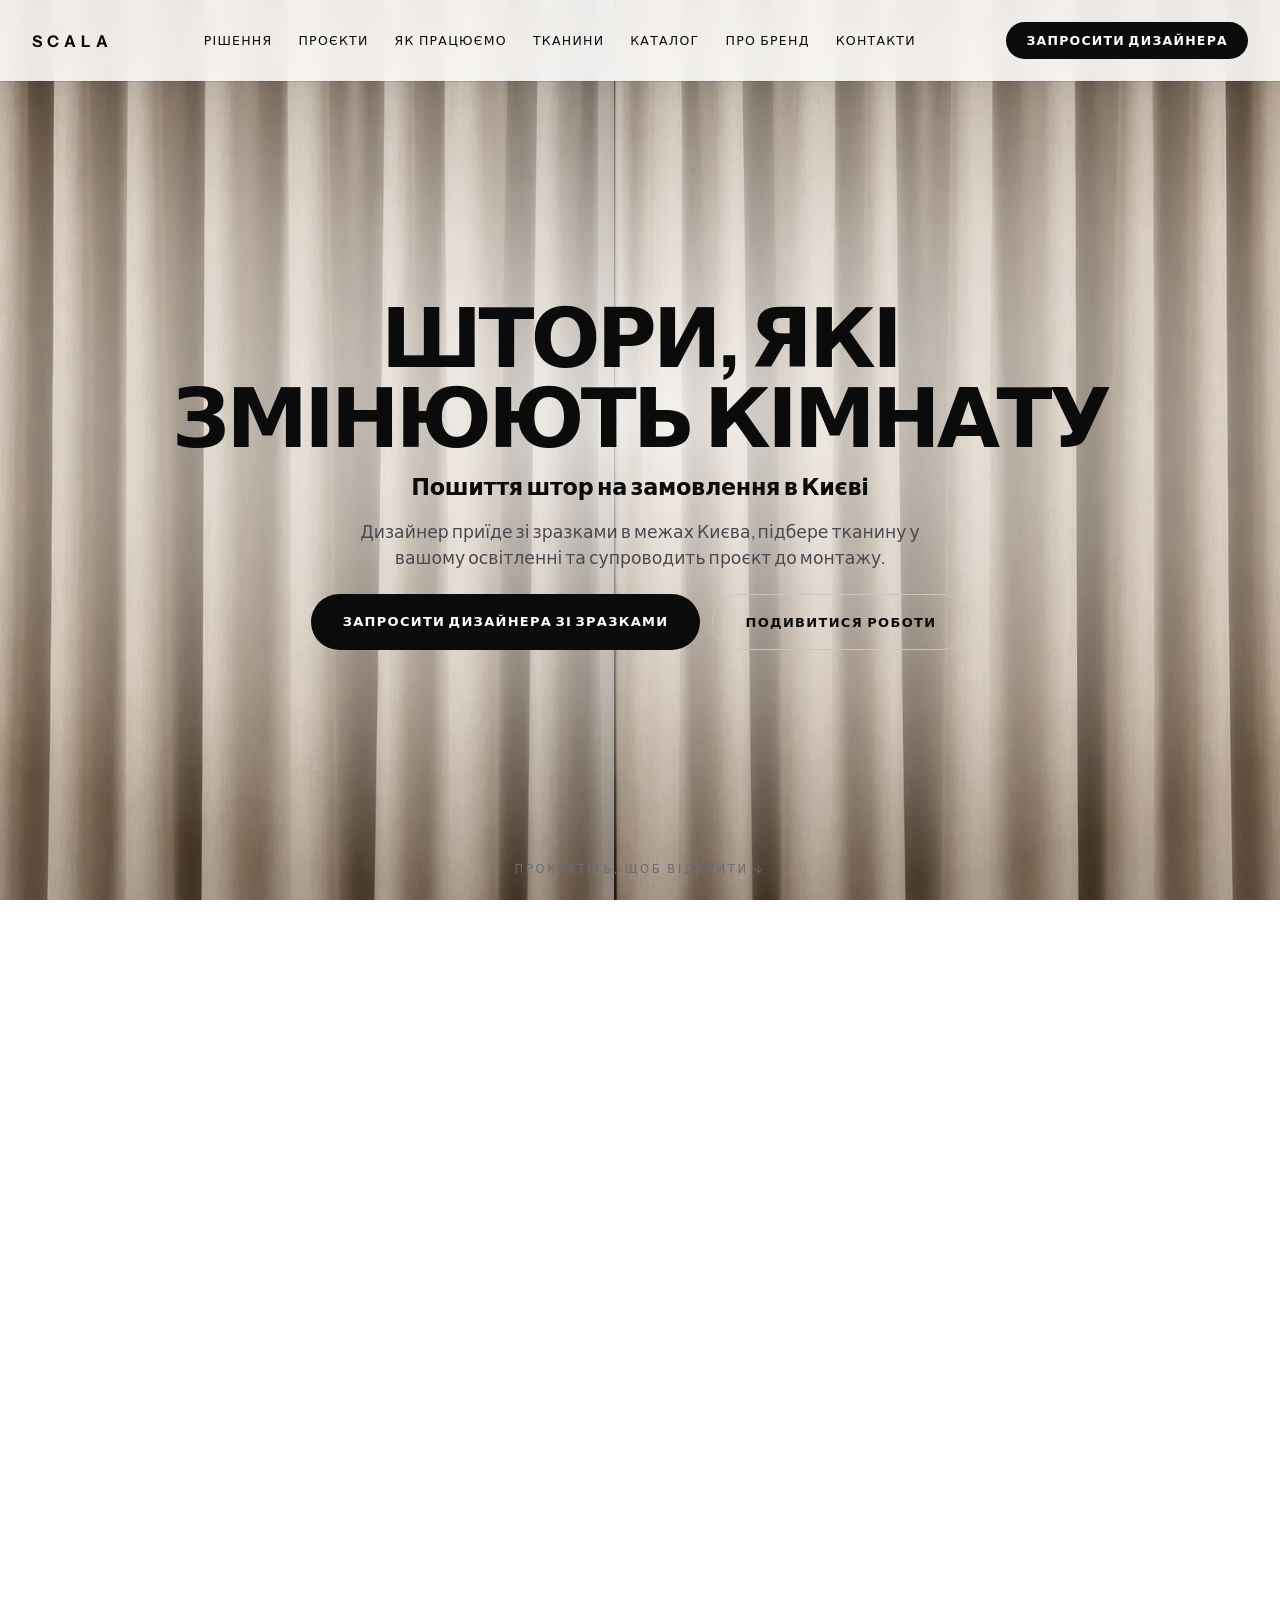
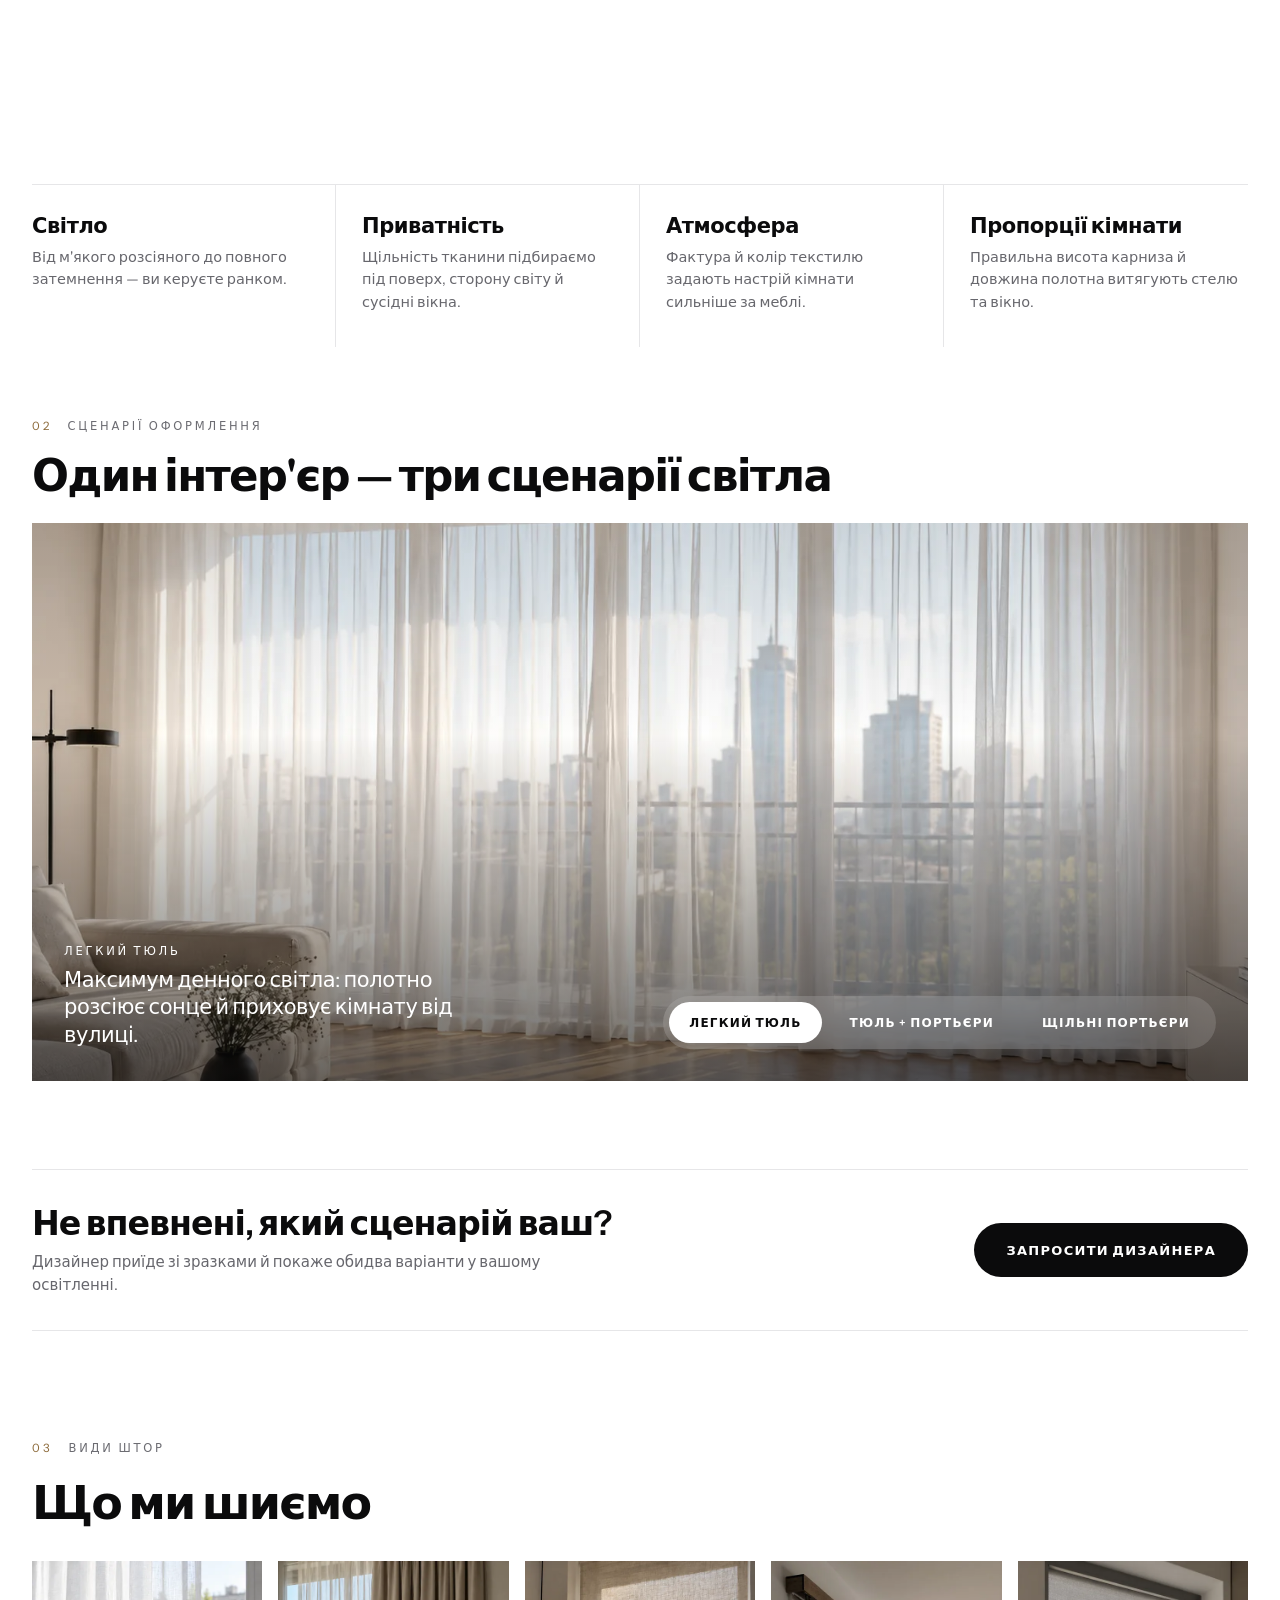
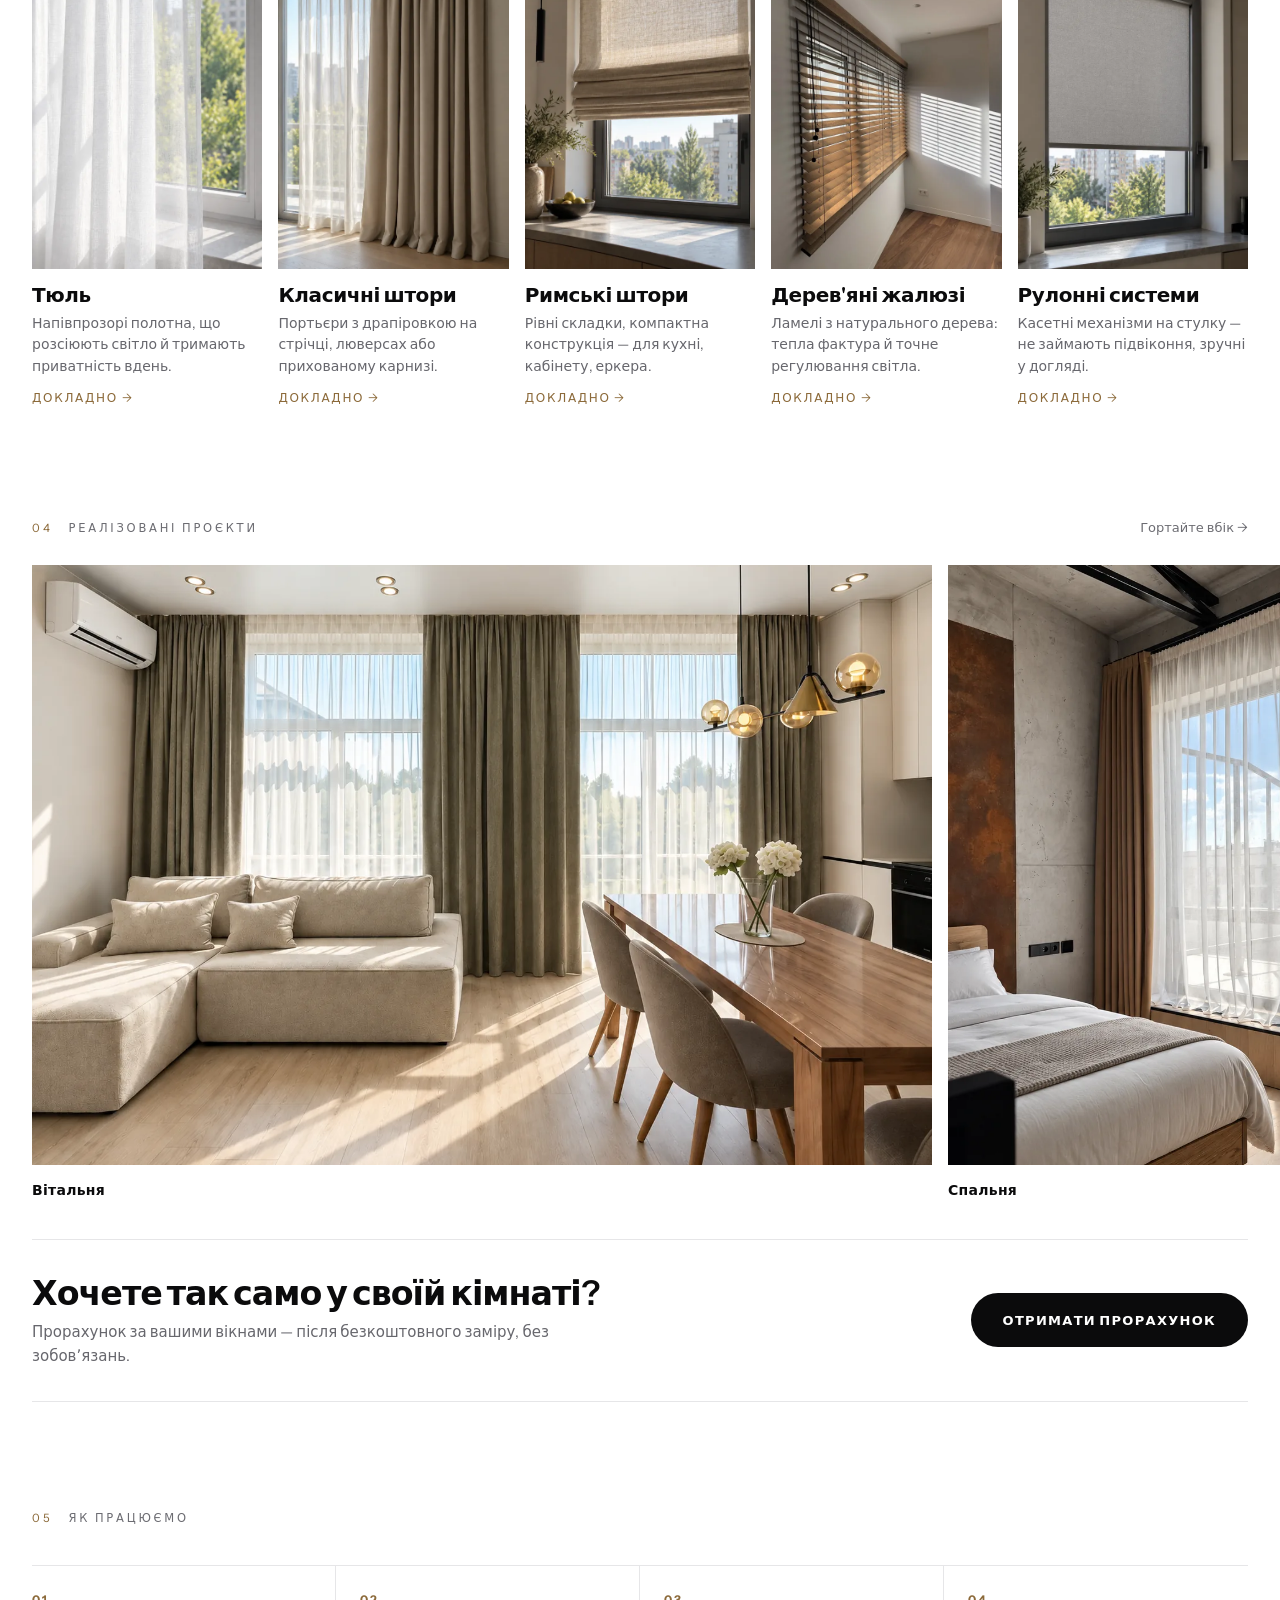
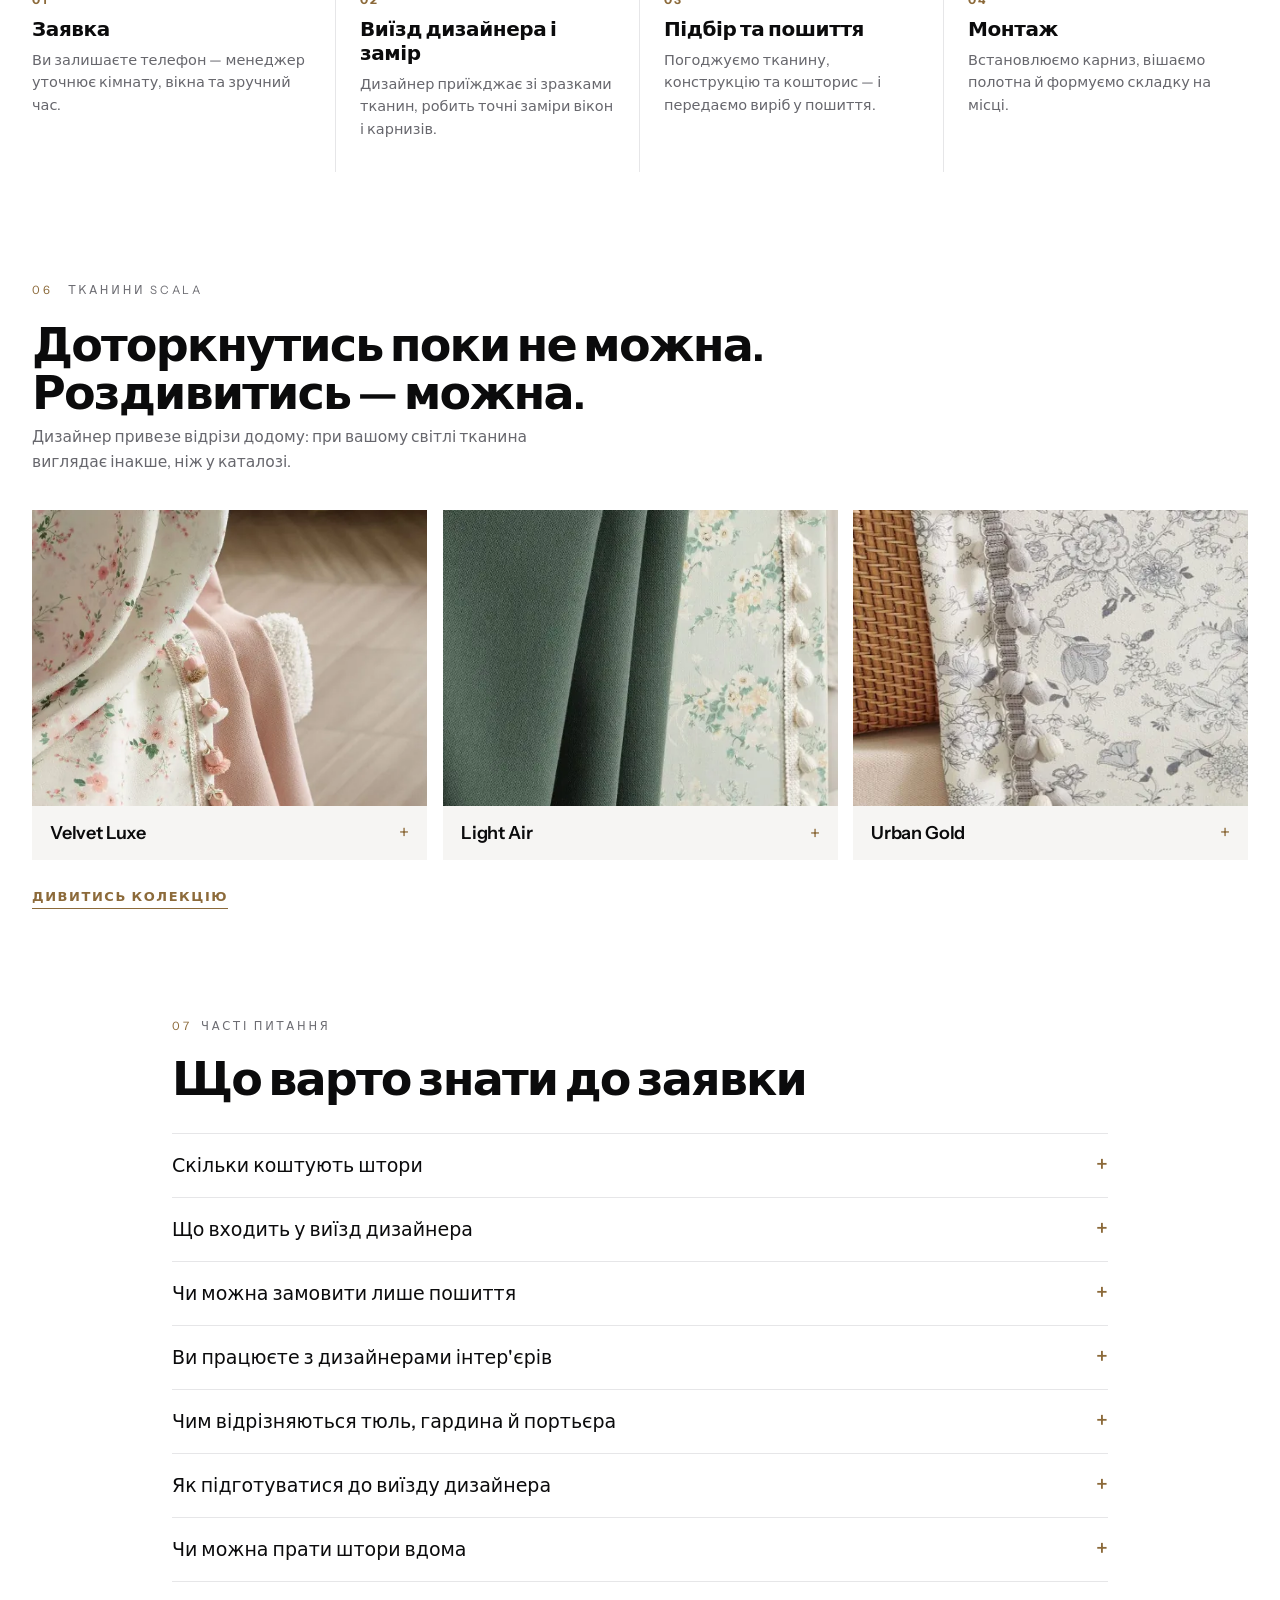
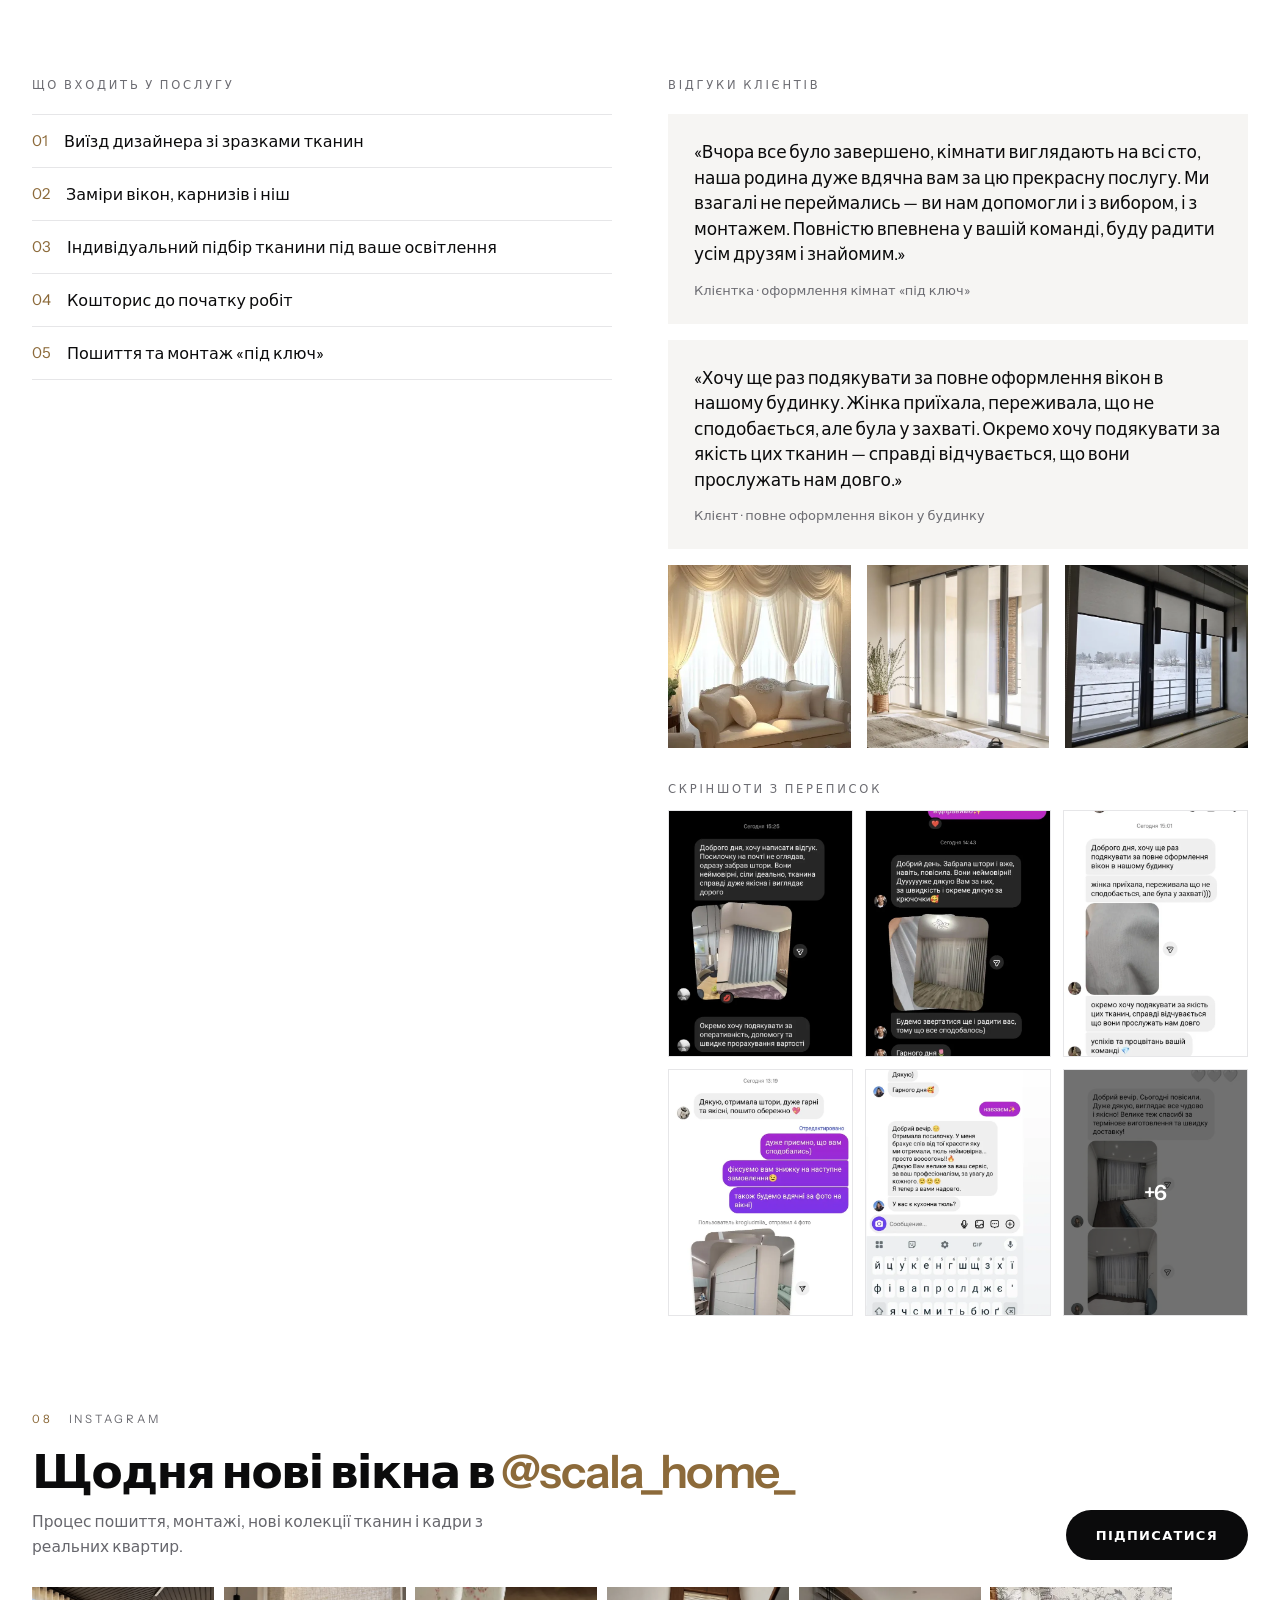
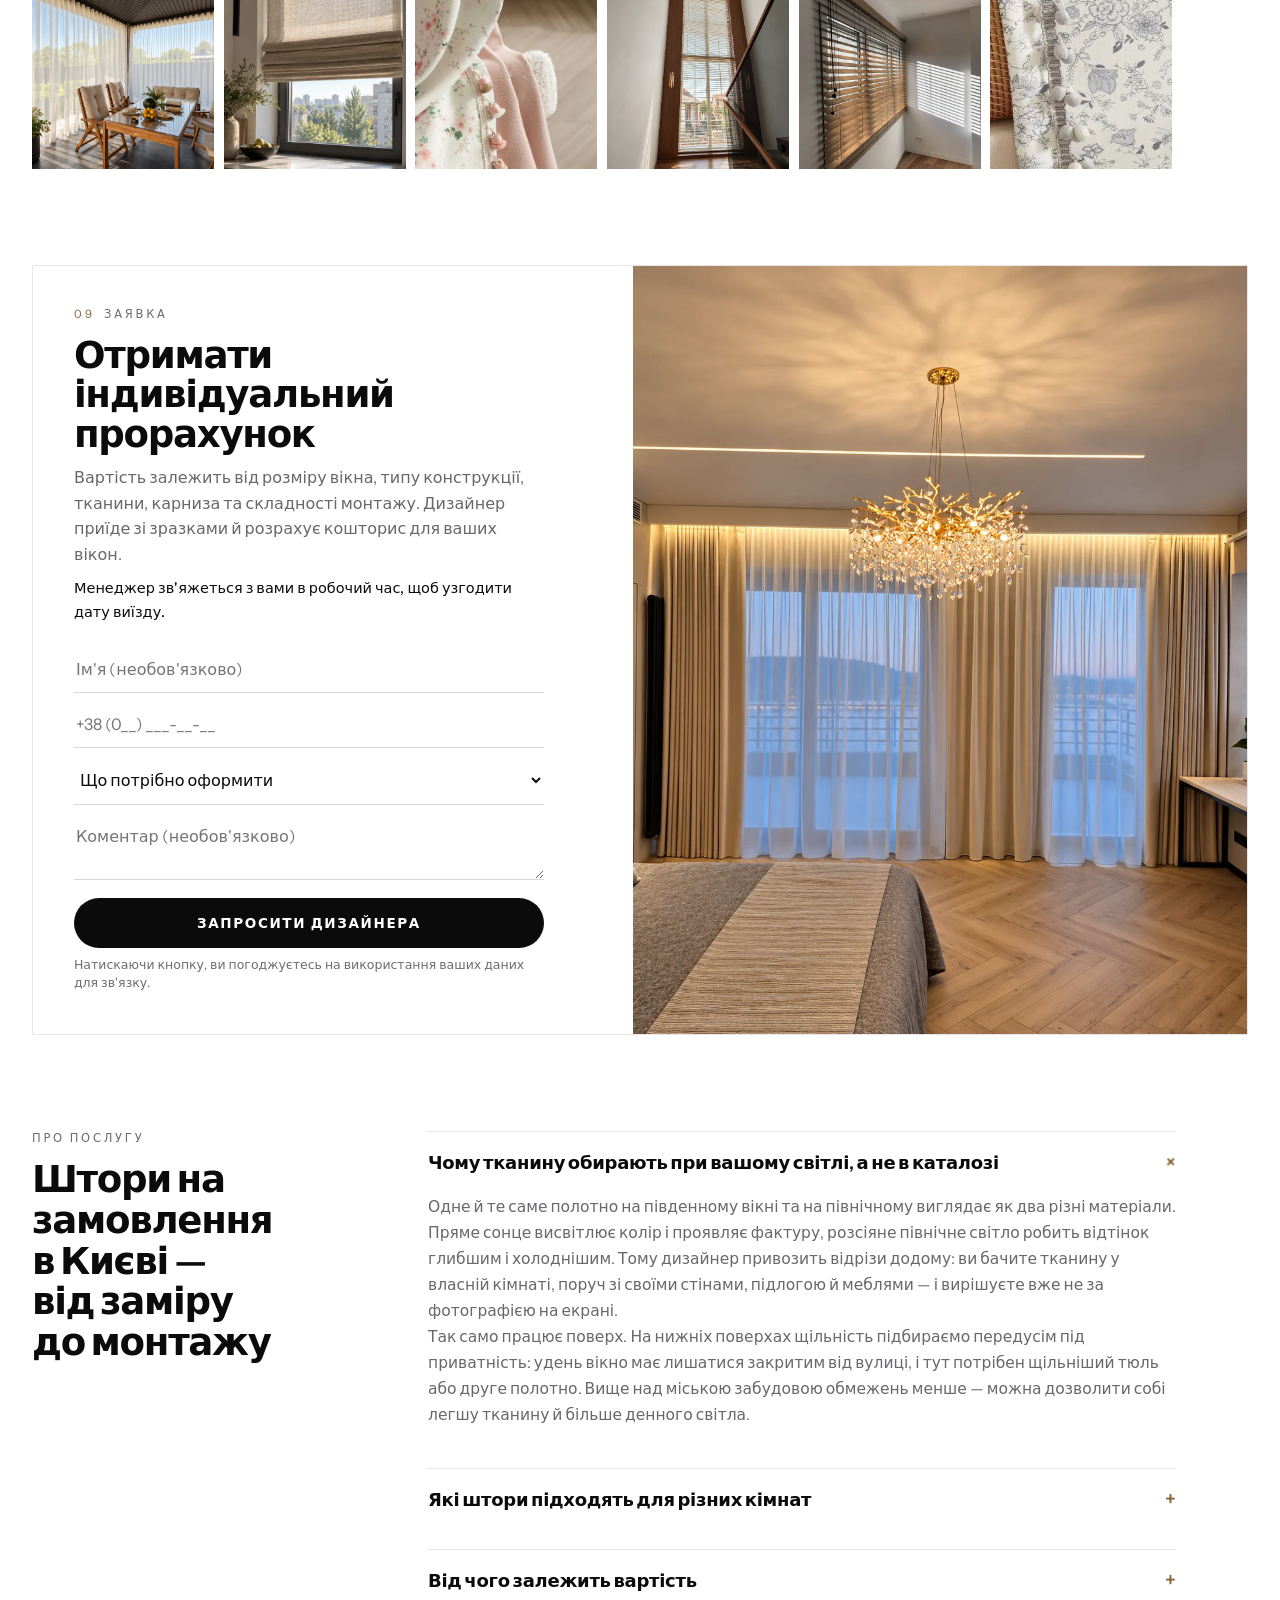
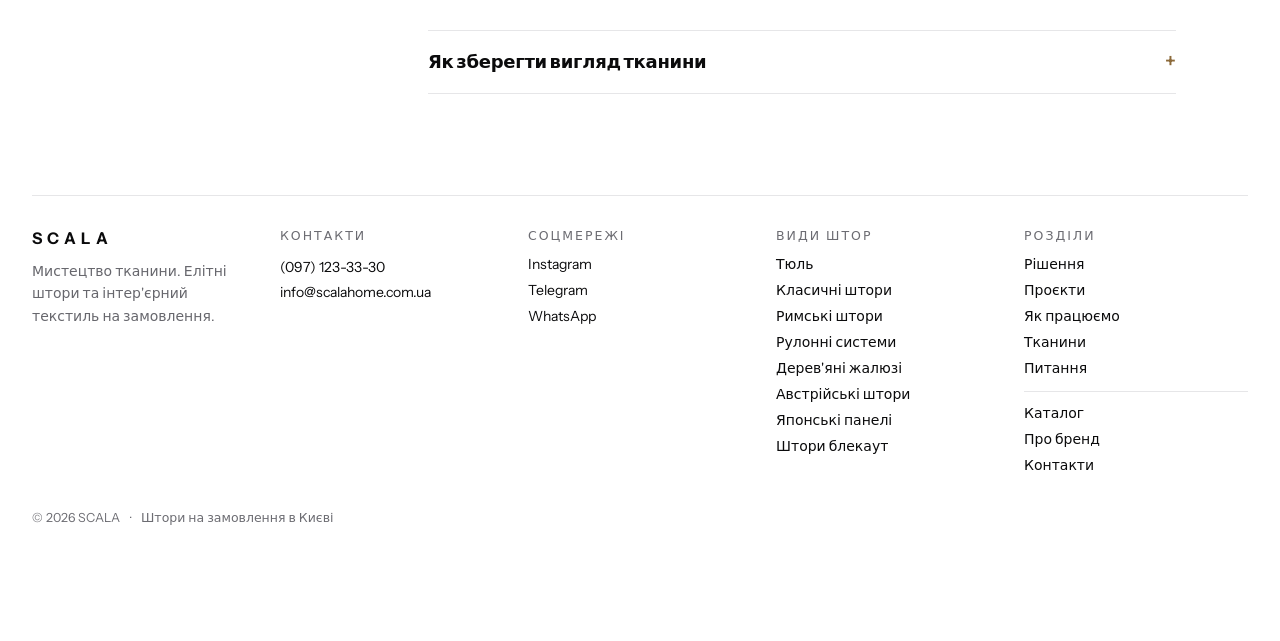
<file: index.html>
<!DOCTYPE html>
<html lang="uk">
<head>
<meta charset="utf-8" />
<meta name="viewport" content="width=device-width, initial-scale=1" />
<title>Штори на замовлення в Києві — пошиття й монтаж | SCALA</title>
<!-- ПРЕВʼЮ ДЛЯ РЕВІЗІЇ. Цей тег закриває збірку від пошукових систем,
     щоб вона не конкурувала з scalahome.com.ua як дубль.
     ПРИБРАТИ перед запуском у продакшн. -->
<meta name="robots" content="noindex, nofollow" />
<meta name="description" content="Ательє штор SCALA у Києві. Дизайнер приїде зі зразками тканин, підбере тканину у вашому освітленні та супроводить проєкт до монтажу." />
<link rel="canonical" href="https://scalahome.com.ua/" />

<!-- Open Graph — від цього залежить, як лінк виглядає в Instagram,
     Telegram і WhatsApp, звідки йде основний трафік. og:image має бути
     абсолютним URL; у темі WordPress його підставляє PHP. -->
<meta property="og:type" content="website" />
<meta property="og:locale" content="uk_UA" />
<meta property="og:site_name" content="SCALA" />
<meta property="og:url" content="https://scalahome.com.ua/" />
<meta property="og:title" content="SCALA — штори на замовлення в Києві" />
<meta property="og:description" content="Дизайнер приїде зі зразками тканин, підбере тканину у вашому освітленні та супроводить проєкт до монтажу." />
<meta property="og:image" content="https://scalahome.com.ua/wp-content/themes/scala-atelier/assets/img/hero-room.webp" />
<meta property="og:image:width" content="1672" />
<meta property="og:image:height" content="941" />
<meta property="og:image:alt" content="Тюль і портьєри на панорамному вікні" />
<meta name="twitter:card" content="summary_large_image" />

<link rel="preconnect" href="https://fonts.googleapis.com" />
<link rel="preconnect" href="https://fonts.gstatic.com" crossorigin />
<link href="https://fonts.googleapis.com/css2?family=Instrument+Sans:ital,wght@0,400;0,500;0,600;0,700;1,400&display=swap" rel="stylesheet" />
<link rel="stylesheet" href="assets/css/main.css" />

<!-- Структуровані дані.
     LocalBusiness навмисно без streetAddress: адреса шоуруму ще не
     підтверджена клієнтом. Щойно вона буде — додати address і geo,
     інакше картка в Google Business не звʼяжеться зі сайтом. -->
<script type="application/ld+json">
{
  "@context": "https://schema.org",
  "@graph": [
    {
      "@type": ["LocalBusiness", "HomeAndConstructionBusiness"],
      "@id": "https://scalahome.com.ua/#business",
      "name": "SCALA",
      "description": "Ательє штор на замовлення: тюль, портьєри, римські штори, жалюзі та рулонні системи. Виїзд дизайнера зі зразками тканин, пошиття та монтаж під ключ.",
      "url": "https://scalahome.com.ua/",
      "telephone": "+380971233330",
      "email": "info@scalahome.com.ua",
      "image": "https://scalahome.com.ua/wp-content/themes/scala-atelier/assets/img/hero-room.webp",
      "priceRange": "$$$",
      "areaServed": { "@type": "City", "name": "Київ" },
      "sameAs": [
        "https://www.instagram.com/scala_home_",
        "https://t.me/ScalaHome",
        "https://wa.me/qr/PTTFG72MUVOOD1"
      ],
      "hasOfferCatalog": {
        "@type": "OfferCatalog",
        "name": "Види штор",
        "itemListElement": [
          { "@type": "Offer", "itemOffered": { "@type": "Service", "name": "Тюль на замовлення" } },
          { "@type": "Offer", "itemOffered": { "@type": "Service", "name": "Класичні штори та портьєри" } },
          { "@type": "Offer", "itemOffered": { "@type": "Service", "name": "Римські штори" } },
          { "@type": "Offer", "itemOffered": { "@type": "Service", "name": "Дерев'яні жалюзі" } },
          { "@type": "Offer", "itemOffered": { "@type": "Service", "name": "Рулонні системи" } }
        ]
      }
    },
    {
      "@type": "WebSite",
      "@id": "https://scalahome.com.ua/#website",
      "url": "https://scalahome.com.ua/",
      "name": "SCALA",
      "inLanguage": "uk",
      "publisher": { "@id": "https://scalahome.com.ua/#business" }
    },
    {
      "@type": "FAQPage",
      "@id": "https://scalahome.com.ua/#faq",
      "mainEntity": [
        {
          "@type": "Question",
          "name": "Скільки коштують штори",
          "acceptedAnswer": {
            "@type": "Answer",
            "text": "Вартість залежить від розміру вікна, типу конструкції, тканини, карниза та складності монтажу. Точну суму дизайнер розраховує після заміру — до цього будь-яка цифра була б умовною."
          }
        },
        {
          "@type": "Question",
          "name": "Що входить у виїзд дизайнера",
          "acceptedAnswer": {
            "@type": "Answer",
            "text": "Зразки тканин, заміри вікон і карнизів, підбір конструкції під ваш інтер'єр і освітлення, розрахунок кошторису."
          }
        },
        {
          "@type": "Question",
          "name": "Чи можна замовити лише пошиття",
          "acceptedAnswer": {
            "@type": "Answer",
            "text": "Так. Можливе як обслуговування «під ключ» — від підбору тканини до монтажу, так і окремо пошиття чи індивідуальний підбір тканини."
          }
        },
        {
          "@type": "Question",
          "name": "Ви працюєте з дизайнерами інтер'єрів",
          "acceptedAnswer": {
            "@type": "Answer",
            "text": "Так, для дизайнерів та студій діють окремі умови співпраці — напишіть нам у Telegram або WhatsApp, щоб обговорити деталі."
          }
        },
        {
          "@type": "Question",
          "name": "Чим відрізняються тюль, гардина й портьєра",
          "acceptedAnswer": {
            "@type": "Answer",
            "text": "Тюль — напівпрозоре легке полотно, яке розсіює світло й закриває кімнату від вулиці вдень. Гардина — ширше поняття: будь-яка легка штора на вікні, зокрема й тюль. Портьєра — щільне полотно, яке затримує світло й закриває вікно ввечері. Найчастіше на вікні поєднують два шари: тюль удень і портьєри на вечір."
          }
        },
        {
          "@type": "Question",
          "name": "Як підготуватися до виїзду дизайнера",
          "acceptedAnswer": {
            "@type": "Answer",
            "text": "Спеціально готуватися не потрібно. Допоможе, якщо ви заздалегідь подумаєте, як користуєтесь кімнатою: коли в ній буваєте, чи заважає ранкове сонце, чи потрібне повне затемнення, чи є вже карниз і ніша під нього. Добре, якщо під час заміру можна підійти до вікна впритул — так дизайнер точно зніме розміри отвору й перевірить кріплення."
          }
        },
        {
          "@type": "Question",
          "name": "Чи можна прати штори вдома",
          "acceptedAnswer": {
            "@type": "Answer",
            "text": "Більшість тканин переносять делікатне прання при 30 градусах без віджиму: вологе полотно вішають одразу на карниз, і складка розправляється сама. Оксамит і тканини з металевою ниткою краще віддавати в хімчистку, а блекаут-підкладку не прасувати гарячою праскою. Рекомендації для вашого артикула дизайнер лишає разом із виробом."
          }
        }
      ]
    }
  ]
}
</script>
</head>
<body>

<!-- Кастомний курсор -->
<div id="cursor" class="cursor" aria-hidden="true"><span>OPEN</span></div>

<!-- ХЕДЕР -->
<header class="hdr">
  <div class="hdr__inner">
    <a href="#top" class="logo">SCALA</a>
    <nav class="hdr__nav" aria-label="Головна навігація">
      <a href="#solutions">Рішення</a>
      <a href="#projects">Проєкти</a>
      <a href="#process">Як працюємо</a>
      <a href="#fabrics">Тканини</a>
      <a href="catalog.html">Каталог</a>
      <a href="about.html">Про бренд</a>
      <a href="contacts.html">Контакти</a>
    </nav>
    <a class="hdr__phone" href="tel:+380971233330">(097) 123-33-30</a>
    <a class="hdr__cta hdr__cta--filled" href="#request" data-lead-open="Хедер">Запросити дизайнера</a>
    <button class="burger" data-menu-toggle aria-label="Меню" aria-controls="mmenu" aria-expanded="false">
      <span></span><span></span>
    </button>
  </div>
</header>

<!-- МОБІЛЬНЕ МЕНЮ -->
<div id="mmenu" class="mmenu">
  <div class="mmenu__top">
    <span class="logo">SCALA</span>
    <button class="mmenu__close" data-menu-toggle aria-label="Закрити">&times;</button>
  </div>
  <nav class="mmenu__nav" aria-label="Мобільна навігація">
    <a href="#solutions">Рішення</a>
    <a href="#projects">Проєкти</a>
    <a href="#process">Як працюємо</a>
    <a href="#fabrics">Тканини</a>
    <a href="#instagram">Instagram</a>
    <a href="catalog.html">Каталог</a>
    <a href="about.html">Про бренд</a>
    <a href="contacts.html">Контакти</a>
  </nav>
  <div class="mmenu__foot">
    <a class="mmenu__phone" href="tel:+380971233330">(097) 123-33-30</a>
    <a class="mmenu__cta" href="#request" data-lead-open="Мобільне меню">Запросити дизайнера</a>
  </div>
</div>

<main>

<!-- HERO -->
<section id="top" class="hero">
  <div class="hero__stage">

    <div class="hero__room">
      <img src="assets/img/hero-room.webp"
           srcset="assets/img/hero-room@0.5x.webp 836w, assets/img/hero-room.webp 1672w"
           sizes="100vw" width="1672" height="941"
           alt="Тюль і портьєри на панорамному вікні" fetchpriority="high" />
      <div class="hero__room-veil"></div>
    </div>

    <div class="hero__reveal">
      <div class="hero__reveal-top">
        <span class="hero__reveal-label">Що ми шиємо</span>
        <nav class="hero__reveal-links" aria-label="Види штор">
          <a href="#solutions">Тюль</a>
          <a href="#solutions">Класичні штори</a>
          <a href="#solutions">Римські штори</a>
          <a href="#solutions">Дерев'яні жалюзі</a>
          <a href="#solutions">Рулонні системи</a>
        </nav>
      </div>

      <div class="hero__reveal-inner">
        <div class="hero__reveal-text">
          Більше світла. Більше приватності. <br />
          <span class="muted">Інша атмосфера кімнати.</span>
        </div>
        <div class="hero__reveal-cta">
          <a href="#request" class="btn btn--light" data-lead-open="Hero — під шторою">Запросити дизайнера зі зразками</a>
          <a href="#projects" class="btn btn--ghost">Подивитися роботи</a>
        </div>
      </div>
    </div>

    <div class="curtain curtain--l" style="background-image:url('assets/img/hero-curtain.webp')">
      <div class="curtain__shade"></div>
    </div>
    <div class="curtain curtain--r" style="background-image:url('assets/img/hero-curtain.webp')">
      <div class="curtain__shade"></div>
    </div>

    <div class="hero__text">
      <!-- Слоган лишається головним візуально, але це не заголовок:
           H1 віддано рядку з комерційним запитом і містом.
           Пробіл перед <br> обов'язковий — без нього textContent
           злипається у «якізмінюють». -->
      <p class="hero__slogan">Штори, які <br />змінюють кімнату</p>
      <h1 class="hero__h1">Пошиття штор на замовлення в Києві</h1>
      <p class="hero__sub">Дизайнер приїде зі зразками в межах Києва, підбере тканину у вашому освітленні та супроводить проєкт до монтажу.</p>
      <div class="hero__cta">
        <a href="#request" class="btn btn--dark" data-lead-open="Hero — головна кнопка">Запросити дизайнера зі зразками</a>
        <a href="#projects" class="btn btn--outline">Подивитися роботи</a>
      </div>
      <div class="hero__hint">Прокрутіть, щоб відкрити ↓</div>
    </div>

  </div>
</section>

<!-- 01 ПЕРЕВАГИ -->
<section class="section">
  <div class="eyebrow"><span class="eyebrow__num">01</span><span>Що змінюють правильні штори</span></div>
  <div class="four-col">
    <div class="cell">
      <div class="cell__title">Світло</div>
      <div class="cell__text">Від м'якого розсіяного до повного затемнення — ви керуєте ранком.</div>
    </div>
    <div class="cell">
      <div class="cell__title">Приватність</div>
      <div class="cell__text">Щільність тканини підбираємо під поверх, сторону світу й сусідні вікна.</div>
    </div>
    <div class="cell">
      <div class="cell__title">Атмосфера</div>
      <div class="cell__text">Фактура й колір текстилю задають настрій кімнати сильніше за меблі.</div>
    </div>
    <div class="cell">
      <div class="cell__title">Пропорції кімнати</div>
      <div class="cell__text">Правильна висота карниза й довжина полотна витягують стелю та вікно.</div>
    </div>
  </div>
</section>

<!-- 02 СЦЕНАРІЇ СВІТЛА -->
<section id="scenarios" class="section">
  <div class="eyebrow"><span class="eyebrow__num">02</span><span>Сценарії оформлення</span></div>
  <h2 class="scen__h2">Один інтер'єр — три сценарії світла</h2>

  <div id="scen-stage" class="scen__stage" data-cursor="LIGHT">
    <div class="scen__layer is-active"
         data-label="Легкий тюль"
         data-text="Максимум денного світла: полотно розсіює сонце й приховує кімнату від вулиці.">
      <img class="parallax" src="assets/img/scenario-tulle.webp"
           srcset="assets/img/scenario-tulle@0.5x.webp 836w, assets/img/scenario-tulle.webp 1672w"
           sizes="100vw" width="1672" height="941" alt="Легкий тюль" loading="lazy" />
    </div>
    <div class="scen__layer"
         data-label="Тюль + портьєри"
         data-text="Вдень — світло крізь тюль, увечері портьєри закривають вікно й завершують інтер'єр.">
      <img class="parallax" src="assets/img/scenario-tulle-drapes.webp"
           srcset="assets/img/scenario-tulle-drapes@0.5x.webp 836w, assets/img/scenario-tulle-drapes.webp 1672w"
           sizes="100vw" width="1672" height="941" alt="Тюль і портьєри" loading="lazy" />
    </div>
    <div class="scen__layer" data-dim="1"
         data-label="Щільні портьєри"
         data-text="Глибоке затемнення для спальні: кімната лишається темною навіть уранці влітку.">
      <img class="parallax" src="assets/img/scenario-blackout.webp"
           srcset="assets/img/scenario-blackout@0.5x.webp 836w, assets/img/scenario-blackout.webp 1672w"
           sizes="100vw" width="1672" height="941" alt="Щільні портьєри" loading="lazy" />
    </div>

    <div class="scen__dim"></div>
    <div class="scen__veil"></div>

    <div class="scen__bar">
      <div class="scen__state">
        <div class="scen__state-label">Легкий тюль</div>
        <div class="scen__state-text">Максимум денного світла: полотно розсіює сонце й приховує кімнату від вулиці.</div>
      </div>
      <div id="scen-controls" class="scen__controls" role="tablist" aria-label="Сценарії світла">
        <button class="scen__btn is-active" role="tab" aria-selected="true">Легкий тюль</button>
        <button class="scen__btn" role="tab" aria-selected="false">Тюль + портьєри</button>
        <button class="scen__btn" role="tab" aria-selected="false">Щільні портьєри</button>
      </div>
    </div>
  </div>
</section>

<!-- CTA-СМУГА 1 -->
<section class="section--m88">
  <div class="ctabar">
    <div>
      <div class="ctabar__title">Не впевнені, який сценарій ваш?</div>
      <div class="ctabar__text">Дизайнер приїде зі зразками й покаже обидва варіанти у вашому освітленні.</div>
    </div>
    <a href="#request" class="btn btn--dark" data-lead-open="Смуга: сценарії світла">Запросити дизайнера</a>
  </div>
</section>

<!-- 03 ВИДИ ШТОР -->
<section id="solutions" class="section">
  <div class="eyebrow"><span class="eyebrow__num">03</span><span>Види штор</span></div>
  <h2 class="h2-section">Що ми шиємо</h2>

  <div class="types-grid">
    <a href="vydy-shtor/tyul.html" class="type-card" data-cursor="ДЕТАЛІ">
      <div class="type-card__frame"><div class="type-card__zoom">
        <img src="assets/img/type-tulle.webp"
             srcset="assets/img/type-tulle@0.5x.webp 543w, assets/img/type-tulle.webp 1086w"
             sizes="(max-width:760px) 50vw, 20vw" width="1086" height="1448" alt="Тюль" loading="lazy" />
      </div></div>
      <div class="type-card__row">
        <span class="type-card__name">Тюль</span>
      </div>
      <div class="type-card__text">Напівпрозорі полотна, що розсіюють світло й тримають приватність вдень.</div>
      <span class="type-card__tag">Докладно →</span>
    </a>

    <a href="vydy-shtor/portyery.html" class="type-card" data-cursor="ДЕТАЛІ">
      <div class="type-card__frame"><div class="type-card__zoom">
        <img src="assets/img/type-classic.webp"
             srcset="assets/img/type-classic@0.5x.webp 543w, assets/img/type-classic.webp 1086w"
             sizes="(max-width:760px) 50vw, 20vw" width="1086" height="1448" alt="Класичні штори" loading="lazy" />
      </div></div>
      <div class="type-card__row">
        <span class="type-card__name">Класичні штори</span>
      </div>
      <div class="type-card__text">Портьєри з драпіровкою на стрічці, люверсах або прихованому карнизі.</div>
      <span class="type-card__tag">Докладно →</span>
    </a>

    <a href="vydy-shtor/rymski-shtory.html" class="type-card" data-cursor="ДЕТАЛІ">
      <div class="type-card__frame"><div class="type-card__zoom">
        <img src="assets/img/type-roman.webp"
             srcset="assets/img/type-roman@0.5x.webp 543w, assets/img/type-roman.webp 1086w"
             sizes="(max-width:760px) 50vw, 20vw" width="1086" height="1448" alt="Римські штори" loading="lazy" />
      </div></div>
      <div class="type-card__row">
        <span class="type-card__name">Римські штори</span>
      </div>
      <div class="type-card__text">Рівні складки, компактна конструкція — для кухні, кабінету, еркера.</div>
      <span class="type-card__tag">Докладно →</span>
    </a>

    <a href="vydy-shtor/zhalyuzi.html" class="type-card" data-cursor="ДЕТАЛІ">
      <div class="type-card__frame"><div class="type-card__zoom">
        <img src="assets/img/type-wood-blinds.webp"
             srcset="assets/img/type-wood-blinds@0.5x.webp 600w, assets/img/type-wood-blinds.webp 1200w"
             sizes="(max-width:760px) 50vw, 20vw" width="1200" height="1600" alt="Дерев'яні жалюзі" loading="lazy" />
      </div></div>
      <div class="type-card__row">
        <span class="type-card__name">Дерев'яні жалюзі</span>
      </div>
      <div class="type-card__text">Ламелі з натурального дерева: тепла фактура й точне регулювання світла.</div>
      <span class="type-card__tag">Докладно →</span>
    </a>

    <a href="vydy-shtor/rulonni-shtory.html" class="type-card" data-cursor="ДЕТАЛІ">
      <div class="type-card__frame"><div class="type-card__zoom">
        <img src="assets/img/type-roller.webp"
             srcset="assets/img/type-roller@0.5x.webp 543w, assets/img/type-roller.webp 1086w"
             sizes="(max-width:760px) 50vw, 20vw" width="1086" height="1448" alt="Рулонні системи" loading="lazy" />
      </div></div>
      <div class="type-card__row">
        <span class="type-card__name">Рулонні системи</span>
      </div>
      <div class="type-card__text">Касетні механізми на стулку — не займають підвіконня, зручні у догляді.</div>
      <span class="type-card__tag">Докладно →</span>
    </a>
  </div>
</section>

<!-- 04 ПРОЄКТИ -->
<section id="projects" class="section--flush">
  <div class="proj__head">
    <div class="eyebrow"><span class="eyebrow__num">04</span><span>Реалізовані проєкти</span></div>
    <div class="proj__hint">Гортайте вбік →</div>
  </div>
  <div class="proj__strip" data-cursor="VIEW" tabindex="0" role="region" aria-label="Реалізовані проєкти, гортається вбік">
    <div class="proj__item proj__item--wide">
      <div class="proj__shot">
        <img src="assets/img/project-living.webp"
             srcset="assets/img/project-living@0.5x.webp 724w, assets/img/project-living.webp 1448w"
             sizes="74vw" width="1448" height="1086" alt="Вітальня" loading="lazy" />
      </div>
      <div class="proj__cap">Вітальня</div>
    </div>
    <div class="proj__item">
      <div class="proj__shot">
        <img src="assets/img/project-bedroom.webp"
             srcset="assets/img/project-bedroom@0.5x.webp 543w, assets/img/project-bedroom.webp 1086w"
             sizes="52vw" width="1086" height="1448" alt="Спальня" loading="lazy" />
      </div>
      <div class="proj__cap">Спальня</div>
    </div>
    <div class="proj__item">
      <div class="proj__shot">
        <img src="assets/img/project-stairs.webp"
             srcset="assets/img/project-stairs@0.5x.webp 543w, assets/img/project-stairs.webp 1086w"
             sizes="52vw" width="1086" height="1448" alt="Сходовий проліт" loading="lazy" />
      </div>
      <div class="proj__cap">Сходовий проліт</div>
    </div>
    <div class="proj__item">
      <div class="proj__shot">
        <img src="assets/img/project-terrace.webp"
             srcset="assets/img/project-terrace@0.5x.webp 543w, assets/img/project-terrace.webp 1086w"
             sizes="52vw" width="1086" height="1448" alt="Тераса" loading="lazy" />
      </div>
      <div class="proj__cap">Тераса</div>
    </div>
    <div class="proj__item">
      <div class="proj__shot">
        <img src="assets/img/project-commercial.webp"
             srcset="assets/img/project-commercial@0.5x.webp 550w, assets/img/project-commercial.webp 1100w"
             sizes="52vw" width="1100" height="1466" alt="Комерційний простір" loading="lazy" />
      </div>
      <div class="proj__cap">Комерційний простір</div>
    </div>
  </div>

  <!-- Банер належить до цієї ж секції: окремо він відривався від
       стрічки й між ними зяяло ~170px порожнечі. -->
  <div class="proj__cta">
    <div class="ctabar">
      <div>
        <div class="ctabar__title">Хочете так само у своїй кімнаті?</div>
        <div class="ctabar__text">Прорахунок за вашими вікнами — після безкоштовного заміру, без зобовʼязань.</div>
      </div>
      <a href="#request" class="btn btn--dark" data-lead-open="Смуга: проєкти">Отримати прорахунок</a>
    </div>
  </div>
</section>

<!-- 05 ЯК ПРАЦЮЄМО -->
<section id="process" class="section">
  <div class="eyebrow"><span class="eyebrow__num">05</span><span>Як працюємо</span></div>
  <div class="four-col">
    <div class="cell cell--steps">
      <div class="cell__num">01</div>
      <div class="cell__title">Заявка</div>
      <div class="cell__text">Ви залишаєте телефон — менеджер уточнює кімнату, вікна та зручний час.</div>
    </div>
    <div class="cell cell--steps">
      <div class="cell__num">02</div>
      <div class="cell__title">Виїзд дизайнера і замір</div>
      <div class="cell__text">Дизайнер приїжджає зі зразками тканин, робить точні заміри вікон і карнизів.</div>
    </div>
    <div class="cell cell--steps">
      <div class="cell__num">03</div>
      <div class="cell__title">Підбір та пошиття</div>
      <div class="cell__text">Погоджуємо тканину, конструкцію та кошторис — і передаємо виріб у пошиття.</div>
    </div>
    <div class="cell cell--steps">
      <div class="cell__num">04</div>
      <div class="cell__title">Монтаж</div>
      <div class="cell__text">Встановлюємо карниз, вішаємо полотна й формуємо складку на місці.</div>
    </div>
  </div>
</section>

<!-- 06 ТКАНИНИ -->
<section id="fabrics" class="section">
  <div class="eyebrow"><span class="eyebrow__num">06</span><span>Тканини Scala</span></div>
  <h2 class="h2-section fab__h2 balance">Доторкнутись поки не можна. Роздивитись — можна.</h2>
  <p class="fab__lead">Дизайнер привезе відрізи додому: при вашому світлі тканина виглядає інакше, ніж у каталозі.</p>

  <div class="fab-grid" data-cursor="FEEL">
    <details class="fab-card">
      <summary>
        <div class="fab-card__frame"><div class="fab-card__zoom">
          <img src="assets/img/fabric-velvet-luxe.webp"
               srcset="assets/img/fabric-velvet-luxe@0.5x.webp 555w, assets/img/fabric-velvet-luxe.webp 1110w"
               sizes="(max-width:760px) 100vw, 33vw" width="1110" height="814" alt="Velvet Luxe" loading="lazy" />
        </div></div>
        <div class="fab-card__row">
          <span class="fab-card__name">Velvet Luxe</span>
          <span class="f-plus">+</span>
        </div>
      </summary>
      <div class="fab-card__text">Преміальний оксамит із м'якою шовковистою текстурою та глибоким благородним блиском. Висока щільність і зносостійкість — для штор та оббивки в інтер'єрах класу люкс.</div>
      <div class="fab-card__body">
        <div class="fab-card__gallery">
          <div class="fab-card__thumb"><div class="slot-empty">Velvet Luxe: ще кадр</div></div>
          <div class="fab-card__thumb"><div class="slot-empty">Velvet Luxe: деталь</div></div>
          <div class="fab-card__thumb"><div class="slot-empty">Velvet Luxe: у інтер'єрі</div></div>
        </div>
        <div class="fab-card__video">
          <div class="fab-card__video-empty">
            <span style="font-size:22px;line-height:1">▶</span>
            <span>Відео тканини<br />(як полотно рухається на світлі)</span>
          </div>
        </div>
      </div>
    </details>

    <details class="fab-card">
      <summary>
        <div class="fab-card__frame"><div class="fab-card__zoom">
          <img src="assets/img/fabric-light-air.webp"
               srcset="assets/img/fabric-light-air@0.5x.webp 489w, assets/img/fabric-light-air.webp 978w"
               sizes="(max-width:760px) 100vw, 33vw" width="978" height="689" alt="Light Air" loading="lazy" />
        </div></div>
        <div class="fab-card__row">
          <span class="fab-card__name">Light Air</span>
          <span class="f-plus">+</span>
        </div>
      </summary>
      <div class="fab-card__text">Легка повітряна тканина з напівпрозорою фактурою. Природно розсіює світло, створюючи відчуття простору — для гардин і світлих інтер'єрів.</div>
      <div class="fab-card__body">
        <div class="fab-card__gallery">
          <div class="fab-card__thumb"><div class="slot-empty">Light Air: ще кадр</div></div>
          <div class="fab-card__thumb"><div class="slot-empty">Light Air: деталь</div></div>
          <div class="fab-card__thumb"><div class="slot-empty">Light Air: у інтер'єрі</div></div>
        </div>
        <div class="fab-card__video">
          <div class="fab-card__video-empty">
            <span style="font-size:22px;line-height:1">▶</span>
            <span>Відео тканини<br />(як полотно рухається на світлі)</span>
          </div>
        </div>
      </div>
    </details>

    <details class="fab-card">
      <summary>
        <div class="fab-card__frame"><div class="fab-card__zoom">
          <img src="assets/img/fabric-urban-gold.webp"
               srcset="assets/img/fabric-urban-gold@0.5x.webp 521w, assets/img/fabric-urban-gold.webp 1043w"
               sizes="(max-width:760px) 100vw, 33vw" width="1043" height="662" alt="Urban Gold" loading="lazy" />
        </div></div>
        <div class="fab-card__row">
          <span class="fab-card__name">Urban Gold</span>
          <span class="f-plus">+</span>
        </div>
      </summary>
      <div class="fab-card__text">Гладка тканина з витонченим металевим відблиском у золотистих тонах. Поєднання розкоші та мінімалізму, міцна й стійка до зносу.</div>
      <div class="fab-card__body">
        <div class="fab-card__gallery">
          <div class="fab-card__thumb"><div class="slot-empty">Urban Gold: ще кадр</div></div>
          <div class="fab-card__thumb"><div class="slot-empty">Urban Gold: деталь</div></div>
          <div class="fab-card__thumb"><div class="slot-empty">Urban Gold: у інтер'єрі</div></div>
        </div>
        <div class="fab-card__video">
          <div class="fab-card__video-empty">
            <span style="font-size:22px;line-height:1">▶</span>
            <span>Відео тканини<br />(як полотно рухається на світлі)</span>
          </div>
        </div>
      </div>
    </details>
  </div>

  <a href="catalog.html" class="link-accent">Дивитись колекцію</a>
</section>

<!-- 07 FAQ -->
<section id="faq" class="section section--narrow">
  <div class="eyebrow eyebrow--plain"><span class="eyebrow__num">07</span>&nbsp;&nbsp;Часті питання</div>
  <h2 class="h2-section faq__h2">Що варто знати до заявки</h2>

  <details class="faq-item">
    <summary>Скільки коштують штори<span class="f-plus">+</span></summary>
    <div class="faq-item__a">Вартість залежить від розміру вікна, типу конструкції, тканини, карниза та складності монтажу. Точну суму дизайнер розраховує після заміру — до цього будь-яка цифра була б умовною.</div>
  </details>
  <details class="faq-item">
    <summary>Що входить у виїзд дизайнера<span class="f-plus">+</span></summary>
    <div class="faq-item__a">Зразки тканин, заміри вікон і карнизів, підбір конструкції під ваш інтер'єр і освітлення, розрахунок кошторису.</div>
  </details>
  <details class="faq-item">
    <summary>Чи можна замовити лише пошиття<span class="f-plus">+</span></summary>
    <div class="faq-item__a">Так. Можливе як обслуговування «під ключ» — від підбору тканини до монтажу, так і окремо пошиття чи індивідуальний підбір тканини.</div>
  </details>
  <details class="faq-item">
    <summary>Ви працюєте з дизайнерами інтер'єрів<span class="f-plus">+</span></summary>
    <div class="faq-item__a">Так, для дизайнерів та студій діють окремі умови співпраці — напишіть нам у Telegram або WhatsApp, щоб обговорити деталі.</div>
  </details>
  <details class="faq-item">
    <summary>Чим відрізняються тюль, гардина й портьєра<span class="f-plus">+</span></summary>
    <div class="faq-item__a">Тюль — напівпрозоре легке полотно, яке розсіює світло й закриває кімнату від вулиці вдень. Гардина — ширше поняття: будь-яка легка штора на вікні, зокрема й тюль. Портьєра — щільне полотно, яке затримує світло й закриває вікно ввечері. Найчастіше на вікні поєднують два шари: тюль удень і портьєри на вечір.</div>
  </details>
  <details class="faq-item">
    <summary>Як підготуватися до виїзду дизайнера<span class="f-plus">+</span></summary>
    <div class="faq-item__a">Спеціально готуватися не потрібно. Допоможе, якщо ви заздалегідь подумаєте, як користуєтесь кімнатою: коли в ній буваєте, чи заважає ранкове сонце, чи потрібне повне затемнення, чи є вже карниз і ніша під нього. Добре, якщо під час заміру можна підійти до вікна впритул — так дизайнер точно зніме розміри отвору й перевірить кріплення.</div>
  </details>
  <details class="faq-item">
    <summary>Чи можна прати штори вдома<span class="f-plus">+</span></summary>
    <div class="faq-item__a">Більшість тканин переносять делікатне прання при 30 градусах без віджиму: вологе полотно вішають одразу на карниз, і складка розправляється сама. Оксамит і тканини з металевою ниткою краще віддавати в хімчистку, а блекаут-підкладку не прасувати гарячою праскою. Рекомендації для вашого артикула дизайнер лишає разом із виробом.</div>
  </details>
</section>

<!-- БЛОК ДОВІРИ -->
<section class="section" style="padding-top:96px">
  <div class="two-col">
    <div>
      <div class="trust__label">Що входить у послугу</div>
      <div class="incl">
        <div class="incl__row"><span class="incl__num">01</span><span class="incl__text">Виїзд дизайнера зі зразками тканин</span></div>
        <div class="incl__row"><span class="incl__num">02</span><span class="incl__text">Заміри вікон, карнизів і ніш</span></div>
        <div class="incl__row"><span class="incl__num">03</span><span class="incl__text">Індивідуальний підбір тканини під ваше освітлення</span></div>
        <div class="incl__row"><span class="incl__num">04</span><span class="incl__text">Кошторис до початку робіт</span></div>
        <div class="incl__row"><span class="incl__num">05</span><span class="incl__text">Пошиття та монтаж «під ключ»</span></div>
      </div>
    </div>
    <div>
      <div class="trust__label">Відгуки клієнтів</div>
      <div class="reviews">
        <div class="review">
          <div class="review__text">«Вчора все було завершено, кімнати виглядають на всі сто, наша родина дуже вдячна вам за цю прекрасну послугу. Ми взагалі не переймались — ви нам допомогли і з вибором, і з монтажем. Повністю впевнена у вашій команді, буду радити усім друзям і знайомим.»</div>
          <div class="review__who">Клієнтка · оформлення кімнат «під ключ»</div>
        </div>
        <div class="review">
          <div class="review__text">«Хочу ще раз подякувати за повне оформлення вікон в нашому будинку. Жінка приїхала, переживала, що не сподобається, але була у захваті. Окремо хочу подякувати за якість цих тканин — справді відчувається, що вони прослужать нам довго.»</div>
          <div class="review__who">Клієнт · повне оформлення вікон у будинку</div>
        </div>
      </div>

      <div class="works">
        <div class="works__item">
          <img src="assets/img/work-01.webp" srcset="assets/img/work-01@0.5x.webp 360w, assets/img/work-01.webp 720w"
               sizes="16vw" width="720" height="1080" alt="Виконана робота" loading="lazy" />
        </div>
        <div class="works__item">
          <img src="assets/img/work-02.webp" srcset="assets/img/work-02@0.5x.webp 600w, assets/img/work-02.webp 1200w"
               sizes="16vw" width="1200" height="1800" alt="Виконана робота" loading="lazy" />
        </div>
        <div class="works__item">
          <img src="assets/img/project-commercial.webp" srcset="assets/img/project-commercial@0.5x.webp 550w, assets/img/project-commercial.webp 1100w"
               sizes="16vw" width="1100" height="1466" alt="Виконана робота" loading="lazy" />
        </div>
      </div>

      <div class="trust__label trust__label--gap">Скріншоти з переписок</div>
      <!-- ПЛИТКИ ВІДГУКІВ: збирає tools/build-reviews.py, руками не правимо -->
      <div class="shots">
        <button type="button" class="shots__item"
                data-shot="assets/img/reviews/review-01.webp"
                data-shot-alt="Відгук клієнта, скріншот переписки 1"
                aria-label="Відгук 1 — відкрити повністю">
          <img src="assets/img/reviews/review-01@thumb.webp" width="600" height="1067"
               alt="" loading="lazy" />
        </button>
        <button type="button" class="shots__item"
                data-shot="assets/img/reviews/review-02.webp"
                data-shot-alt="Відгук клієнта, скріншот переписки 2"
                aria-label="Відгук 2 — відкрити повністю">
          <img src="assets/img/reviews/review-02@thumb.webp" width="600" height="1067"
               alt="" loading="lazy" />
        </button>
        <button type="button" class="shots__item"
                data-shot="assets/img/reviews/review-03.webp"
                data-shot-alt="Відгук клієнта, скріншот переписки 3"
                aria-label="Відгук 3 — відкрити повністю">
          <img src="assets/img/reviews/review-03@thumb.webp" width="600" height="1067"
               alt="" loading="lazy" />
        </button>
        <button type="button" class="shots__item"
                data-shot="assets/img/reviews/review-04.webp"
                data-shot-alt="Відгук клієнта, скріншот переписки 4"
                aria-label="Відгук 4 — відкрити повністю">
          <img src="assets/img/reviews/review-04@thumb.webp" width="600" height="1067"
               alt="" loading="lazy" />
        </button>
        <button type="button" class="shots__item"
                data-shot="assets/img/reviews/review-05.webp"
                data-shot-alt="Відгук клієнта, скріншот переписки 5"
                aria-label="Відгук 5 — відкрити повністю">
          <img src="assets/img/reviews/review-05@thumb.webp" width="600" height="1067"
               alt="" loading="lazy" />
        </button>
        <button type="button" class="shots__item shots__item--more"
                data-shot="assets/img/reviews/review-06.webp"
                data-shot-alt="Відгук клієнта, скріншот переписки 6"
                aria-label="Відгук 6 — відкрити повністю">
          <img src="assets/img/reviews/review-06@thumb.webp" width="600" height="1067"
               alt="" loading="lazy" />
          <span class="shots__more-badge">+6</span>
        </button>
        <button type="button" class="shots__item is-hidden" hidden
                data-shot="assets/img/reviews/review-07.webp"
                data-shot-alt="Відгук клієнта, скріншот переписки 7"
                aria-label="Відгук 7"></button>
        <button type="button" class="shots__item is-hidden" hidden
                data-shot="assets/img/reviews/review-08.webp"
                data-shot-alt="Відгук клієнта, скріншот переписки 8"
                aria-label="Відгук 8"></button>
        <button type="button" class="shots__item is-hidden" hidden
                data-shot="assets/img/reviews/review-09.webp"
                data-shot-alt="Відгук клієнта, скріншот переписки 9"
                aria-label="Відгук 9"></button>
        <button type="button" class="shots__item is-hidden" hidden
                data-shot="assets/img/reviews/review-10.webp"
                data-shot-alt="Відгук клієнта, скріншот переписки 10"
                aria-label="Відгук 10"></button>
        <button type="button" class="shots__item is-hidden" hidden
                data-shot="assets/img/reviews/review-11.webp"
                data-shot-alt="Відгук клієнта, скріншот переписки 11"
                aria-label="Відгук 11"></button>
      </div>
      <!-- /ПЛИТКИ ВІДГУКІВ -->
    </div>
  </div>
</section>

<!-- 08 INSTAGRAM -->
<section id="instagram" class="section--m96">
  <div class="ig__head">
    <div>
      <div class="eyebrow"><span class="eyebrow__num">08</span><span>Instagram</span></div>
      <h2 class="h2-section ig__h2">Щодня нові вікна в <a href="https://www.instagram.com/scala_home_" rel="noopener">@scala_home_</a></h2>
      <p class="ig__text">Процес пошиття, монтажі, нові колекції тканин і кадри з реальних квартир.</p>
    </div>
    <a href="https://www.instagram.com/scala_home_" class="btn btn--dark btn--sm" rel="noopener">Підписатися</a>
  </div>

  <!-- Плитки ведуть на профіль @scala_home_. Посилання на конкретні дописи
       з'являться, коли підключимо стрічку (див. README, розділ Instagram):
       публічний HTML Instagram мініатюр більше не віддає, тож або поле
       посилання в адмінці, або Graph API / сервіс на кшталт Behold. -->
  <div class="ig-grid" data-cursor="INSTA">
    <a href="https://www.instagram.com/scala_home_" target="_blank" rel="noopener noreferrer" aria-label="Відкрити профіль @scala_home_ в Instagram">
      <img src="assets/img/project-terrace.webp" srcset="assets/img/project-terrace@0.5x.webp 543w, assets/img/project-terrace.webp 1086w"
           sizes="(max-width:1100px) 33vw, 190px" width="1086" height="1448" alt="Штори на терасі" loading="lazy" />
    </a>
    <a href="https://www.instagram.com/scala_home_" target="_blank" rel="noopener noreferrer" aria-label="Відкрити профіль @scala_home_ в Instagram">
      <img src="assets/img/type-roman.webp" srcset="assets/img/type-roman@0.5x.webp 543w, assets/img/type-roman.webp 1086w"
           sizes="(max-width:1100px) 33vw, 190px" width="1086" height="1448" alt="Римські штори на кухні" loading="lazy" />
    </a>
    <a href="https://www.instagram.com/scala_home_" target="_blank" rel="noopener noreferrer" aria-label="Відкрити профіль @scala_home_ в Instagram">
      <img src="assets/img/fabric-velvet-luxe.webp" srcset="assets/img/fabric-velvet-luxe@0.5x.webp 555w, assets/img/fabric-velvet-luxe.webp 1110w"
           sizes="(max-width:1100px) 33vw, 190px" width="1110" height="814" alt="Фактура оксамиту Velvet Luxe" loading="lazy" />
    </a>
    <a href="https://www.instagram.com/scala_home_" target="_blank" rel="noopener noreferrer" aria-label="Відкрити профіль @scala_home_ в Instagram">
      <img src="assets/img/project-stairs.webp" srcset="assets/img/project-stairs@0.5x.webp 543w, assets/img/project-stairs.webp 1086w"
           sizes="(max-width:1100px) 33vw, 190px" width="1086" height="1448" alt="Штори на сходовому прольоті" loading="lazy" />
    </a>
    <a href="https://www.instagram.com/scala_home_" target="_blank" rel="noopener noreferrer" aria-label="Відкрити профіль @scala_home_ в Instagram">
      <img src="assets/img/type-wood-blinds.webp" srcset="assets/img/type-wood-blinds@0.5x.webp 600w, assets/img/type-wood-blinds.webp 1200w"
           sizes="(max-width:1100px) 33vw, 190px" width="1200" height="1600" alt="Дерев'яні жалюзі на вікні" loading="lazy" />
    </a>
    <a href="https://www.instagram.com/scala_home_" target="_blank" rel="noopener noreferrer" aria-label="Відкрити профіль @scala_home_ в Instagram">
      <img src="assets/img/fabric-urban-gold.webp" srcset="assets/img/fabric-urban-gold@0.5x.webp 521w, assets/img/fabric-urban-gold.webp 1043w"
           sizes="(max-width:1100px) 33vw, 190px" width="1043" height="662" alt="Тканина Urban Gold із золотистим відблиском" loading="lazy" />
    </a>
  </div>
</section>

<!-- 09 ЗАЯВКА -->
<section id="request" class="section--m96">
  <div class="request__box two-col">
    <div class="request__pane">
      <div class="eyebrow eyebrow--plain"><span class="eyebrow__num">09</span>&nbsp;&nbsp;Заявка</div>
      <h2 class="request__h2">Отримати індивідуальний прорахунок</h2>
      <p class="request__text">Вартість залежить від розміру вікна, типу конструкції, тканини, карниза та складності монтажу. Дизайнер приїде зі зразками й розрахує кошторис для ваших вікон.</p>
      <p class="request__note">Менеджер зв'яжеться з вами в робочий час, щоб узгодити дату виїзду.</p>

      <form class="form" data-lead-form novalidate>
        <input type="hidden" name="source_label" value="Форма внизу сторінки" />
        <label class="visually-hidden" for="lead-name">Ім'я</label>
        <input id="lead-name" name="name" placeholder="Ім'я (необов'язково)" autocomplete="given-name" />

        <label class="visually-hidden" for="lead-phone">Телефон</label>
        <input id="lead-phone" name="phone" type="tel" required placeholder="+38 (0__) ___-__-__" inputmode="tel" autocomplete="tel" />

        <label class="visually-hidden" for="lead-need">Що потрібно оформити</label>
        <select id="lead-need" name="need">
          <option value="">Що потрібно оформити</option>
          <option>Тюль</option>
          <option>Класичні штори</option>
          <option>Римські штори</option>
          <option>Дерев'яні жалюзі</option>
          <option>Рулонні системи</option>
          <option>Кілька вікон / вся квартира</option>
          <option>Комерційний простір</option>
          <option>Ще не визначився</option>
        </select>

        <label class="visually-hidden" for="lead-note">Коментар</label>
        <textarea id="lead-note" name="note" rows="2" placeholder="Коментар (необов'язково)"></textarea>

        <div class="form__hp" aria-hidden="true">
          <label>Не заповнюйте це поле<input type="text" name="website" tabindex="-1" autocomplete="off" /></label>
        </div>

        <button type="submit">Запросити дизайнера</button>
        <div class="form__error" role="alert"></div>
        <div class="form__consent">Натискаючи кнопку, ви погоджуєтесь на використання ваших даних для зв'язку.</div>
      </form>

      <div class="form-sent" data-lead-sent hidden>
        <div class="form-sent__title">Заявку прийнято</div>
        <div class="form-sent__text" data-thanks></div>
      </div>
    </div>

    <div class="request__photo">
      <img class="parallax" src="assets/img/request-photo.webp"
           srcset="assets/img/request-photo@0.5x.webp 543w, assets/img/request-photo.webp 1086w"
           sizes="(max-width:760px) 100vw, 56vw" width="1086" height="1448"
           alt="Спальня з портьєрами в підлогу й тюлем на панорамному вікні" loading="lazy" />
    </div>
  </div>
</section>

<!-- ЗМІСТОВНИЙ ТЕКСТ (акордеон).
     Увесь текст лежить у розмітці одразу — схований лише візуально,
     тож пошуковик індексує його повністю. -->
<section id="about-service" class="section--m96">
  <div class="prose-block">
    <div class="prose-block__aside">
      <div class="eyebrow eyebrow--plain">Про послугу</div>
      <h2 class="prose-block__title">Штори на замовлення в Києві — від заміру до монтажу</h2>
    </div>

    <div class="prose">
      <details class="prose-acc" open>
        <summary><span>Чому тканину обирають при вашому світлі, а не в каталозі</span><span class="f-plus">+</span></summary>
        <div class="prose-acc__body">
          <p>Одне й те саме полотно на південному вікні та на північному виглядає як два різні матеріали. Пряме сонце висвітлює колір і проявляє фактуру, розсіяне північне світло робить відтінок глибшим і холоднішим. Тому дизайнер привозить відрізи додому: ви бачите тканину у власній кімнаті, поруч зі своїми стінами, підлогою й меблями — і вирішуєте вже не за фотографією на екрані.</p>
          <p>Так само працює поверх. На нижніх поверхах щільність підбираємо передусім під приватність: удень вікно має лишатися закритим від вулиці, і тут потрібен щільніший тюль або друге полотно. Вище над міською забудовою обмежень менше — можна дозволити собі легшу тканину й більше денного світла.</p>
        </div>
      </details>

      <details class="prose-acc">
        <summary><span>Які штори підходять для різних кімнат</span><span class="f-plus">+</span></summary>
        <div class="prose-acc__body">
          <ul>
            <li><strong>Спальня.</strong> Головна задача — темрява вранці. Її дають щільні портьєри з блекаут-підкладкою й карниз, винесений за межі отвору: світло не просочується збоку.</li>
            <li><strong>Вітальня.</strong> Тут вікно працює цілий день, тому найчастіше роблять два шари — тюль для денного світла й портьєри на вечір. Довжина «в підлогу» візуально піднімає стелю.</li>
            <li><strong>Кухня.</strong> Потрібні компактність і легкість догляду: римські або рулонні штори не звисають над робочою зоною й знімаються для прання.</li>
            <li><strong>Дитяча.</strong> Важливі безпечні механізми без вільних шнурів і тканини, які витримують часте прання.</li>
            <li><strong>Кабінет.</strong> Головне — контроль відблиску на екрані. З цим найкраще справляються горизонтальні жалюзі й рулонні системи: кут світла регулюється точно.</li>
          </ul>
        </div>
      </details>

      <details class="prose-acc">
        <summary><span>Від чого залежить вартість</span><span class="f-plus">+</span></summary>
        <div class="prose-acc__body">
          <p>Ціни на сайті ми свідомо не публікуємо: будь-яка цифра до заміру була б умовною й ні до чого вас не зобов'язувала б. Реальний кошторис складається з кількох величин, і кожна змінює суму відчутно:</p>
          <ul>
            <li>ширина та висота вікна — від них залежить витрата тканини й коефіцієнт складки;</li>
            <li>тип конструкції — тюль, портьєри, римська штора чи рулонна система шиються по-різному;</li>
            <li>склад і щільність полотна, наявність блекаут-підкладки;</li>
            <li>спосіб кріплення: стрічка, люверси, прихований трек у стельовій ніші;</li>
            <li>карниз — від звичайного профілю до електрокарниза;</li>
            <li>складність монтажу: висота стелі, ніші, еркери, нестандартні отвори.</li>
          </ul>
          <p>Дизайнер рахує все це на місці й показує кошторис до початку робіт. Виїзд зі зразками в межах Києва безкоштовний і ні до чого не зобов'язує.</p>
        </div>
      </details>

      <details class="prose-acc">
        <summary><span>Як зберегти вигляд тканини</span><span class="f-plus">+</span></summary>
        <div class="prose-acc__body">
          <p>Більшість полотен переносять делікатне прання при 30 градусах без віджиму — вішати їх краще вологими просто на карниз, тоді складка розправляється сама. Оксамит і тканини з металевою ниткою віддають у хімчистку. Блекаут-підкладку не прасують гарячою праскою: покриття цього не любить. Точні рекомендації для конкретного артикула дизайнер лишає разом із виробом після монтажу.</p>
        </div>
      </details>
    </div>
  </div>
</section>

</main>

<!-- ФУТЕР -->
<footer id="contacts" class="footer">
  <div class="footer__grid">
    <div>
      <div class="logo">SCALA</div>
      <div class="footer__brand-text">Мистецтво тканини. Елітні штори та інтер'єрний текстиль на замовлення.</div>
    </div>
    <div>
      <div class="footer__label">Контакти</div>
      <div class="footer__contacts">
        <a href="tel:+380971233330">(097) 123-33-30</a><br />
        <a href="mailto:info@scalahome.com.ua">info@scalahome.com.ua</a>
      </div>
    </div>
    <div>
      <div class="footer__label">Соцмережі</div>
      <div class="footer__links">
        <a href="https://www.instagram.com/scala_home_" rel="noopener">Instagram</a>
        <a href="https://t.me/ScalaHome" rel="noopener">Telegram</a>
        <a href="https://wa.me/qr/PTTFG72MUVOOD1" rel="noopener">WhatsApp</a>
      </div>
    </div>
    <div>
      <div class="footer__label">Види штор</div>
      <div class="footer__links">
        <a href="vydy-shtor/tyul.html">Тюль</a>
        <a href="vydy-shtor/portyery.html">Класичні штори</a>
        <a href="vydy-shtor/rymski-shtory.html">Римські штори</a>
        <a href="vydy-shtor/rulonni-shtory.html">Рулонні системи</a>
        <a href="vydy-shtor/zhalyuzi.html">Дерев'яні жалюзі</a>
        <a href="vydy-shtor/avstrijski-shtory.html">Австрійські штори</a>
        <a href="vydy-shtor/yaponski-paneli.html">Японські панелі</a>
        <a href="vydy-shtor/blekaut.html">Штори блекаут</a>
      </div>
    </div>
    <div>
      <div class="footer__label">Розділи</div>
      <div class="footer__links">
        <a href="#solutions">Рішення</a>
        <a href="#projects">Проєкти</a>
        <a href="#process">Як працюємо</a>
        <a href="#fabrics">Тканини</a>
        <a href="#faq">Питання</a>
        <!-- Далі — окремі сторінки, а не якорі цієї. Тонка лінія
             відділяє їх, щоб не читались як продовження списку секцій. -->
        <a href="catalog.html" class="is-page-link">Каталог</a>
        <a href="about.html">Про бренд</a>
        <a href="contacts.html">Контакти</a>
      </div>
    </div>
  </div>
  <div class="footer__bottom">
    <span>© 2026 SCALA</span>
    <span>Штори на замовлення в Києві</span>
  </div>
  <div class="footer__spacer"></div>
</footer>

<!-- ЛИПКА МОБІЛЬНА ПАНЕЛЬ -->
<div class="mobile-bar">
  <a href="#request" class="mobile-bar__cta" data-lead-open="Липка панель (моб.)">Запросити дизайнера</a>
  <a href="tel:+380971233330" class="mobile-bar__call" aria-label="Подзвонити">☎</a>
</div>


<!-- МОДАЛЬНЕ ВІКНО ЗАЯВКИ.
     Відкривається кнопкою на місці, а не переносить користувача вниз.
     У заявку записується джерело — видно, з якого блоку звернення. -->
<dialog id="lead-modal" class="modal" aria-labelledby="lead-modal-title">
  <div class="modal__box">
    <button type="button" class="modal__close" data-modal-close aria-label="Закрити">&times;</button>

    <div class="eyebrow eyebrow--plain">Заявка</div>
    <h2 class="modal__title" id="lead-modal-title">Запросити дизайнера зі зразками</h2>
    <p class="modal__text">Виїзд у межах Києва безкоштовний і ні до чого не зобовʼязує. Менеджер звʼяжеться з вами в робочий час, щоб узгодити зручну дату.</p>

    <form class="form" data-lead-form novalidate>
      <label class="visually-hidden" for="m-lead-name">Імʼя</label>
      <input id="m-lead-name" name="name" placeholder="Імʼя (необовʼязково)" autocomplete="given-name" />

      <label class="visually-hidden" for="m-lead-phone">Телефон</label>
      <input id="m-lead-phone" name="phone" type="tel" required placeholder="+38 (0__) ___-__-__" inputmode="tel" autocomplete="tel" />

      <label class="visually-hidden" for="m-lead-need">Що потрібно оформити</label>
      <select id="m-lead-need" name="need">
        <option value="">Що потрібно оформити</option>
        <option>Тюль</option>
        <option>Класичні штори</option>
        <option>Римські штори</option>
        <option>Дерев'яні жалюзі</option>
        <option>Рулонні системи</option>
        <option>Кілька вікон / вся квартира</option>
        <option>Комерційний простір</option>
        <option>Ще не визначився</option>
      </select>

      <label class="visually-hidden" for="m-lead-note">Коментар</label>
      <textarea id="m-lead-note" name="note" rows="2" placeholder="Коментар (необовʼязково)"></textarea>

      <div class="form__hp" aria-hidden="true">
        <label>Не заповнюйте це поле<input type="text" name="website" tabindex="-1" autocomplete="off" /></label>
      </div>

      <input type="hidden" name="source_label" value="" data-source-field />

      <button type="submit">Запросити дизайнера</button>
      <div class="form__error" role="alert"></div>
      <div class="form__consent">Натискаючи кнопку, ви погоджуєтесь на використання ваших даних для звʼязку.</div>
    </form>

    <div class="form-sent" data-lead-sent hidden>
      <div class="form-sent__title">Заявку прийнято</div>
      <div class="form-sent__text" data-thanks></div>
    </div>
  </div>
</dialog>

<!-- ПЕРЕГЛЯД СКРІНШОТА ВІДГУКУ.
     У плитці переписку не прочитати — клік відкриває її на весь екран,
     зі стрілками й свайпом між скрінами. -->
<dialog id="shot-modal" class="shotbox" aria-label="Скріншот відгуку">
  <button type="button" class="shotbox__close" data-shot-close aria-label="Закрити">&times;</button>
  <button type="button" class="shotbox__nav shotbox__nav--prev" data-shot-prev aria-label="Попередній відгук">&lsaquo;</button>
  <img class="shotbox__img" alt="" />
  <button type="button" class="shotbox__nav shotbox__nav--next" data-shot-next aria-label="Наступний відгук">&rsaquo;</button>
  <div class="shotbox__count" aria-live="polite"></div>
</dialog>

<script src="assets/js/main.js"></script>
</body>
</html>
</file>
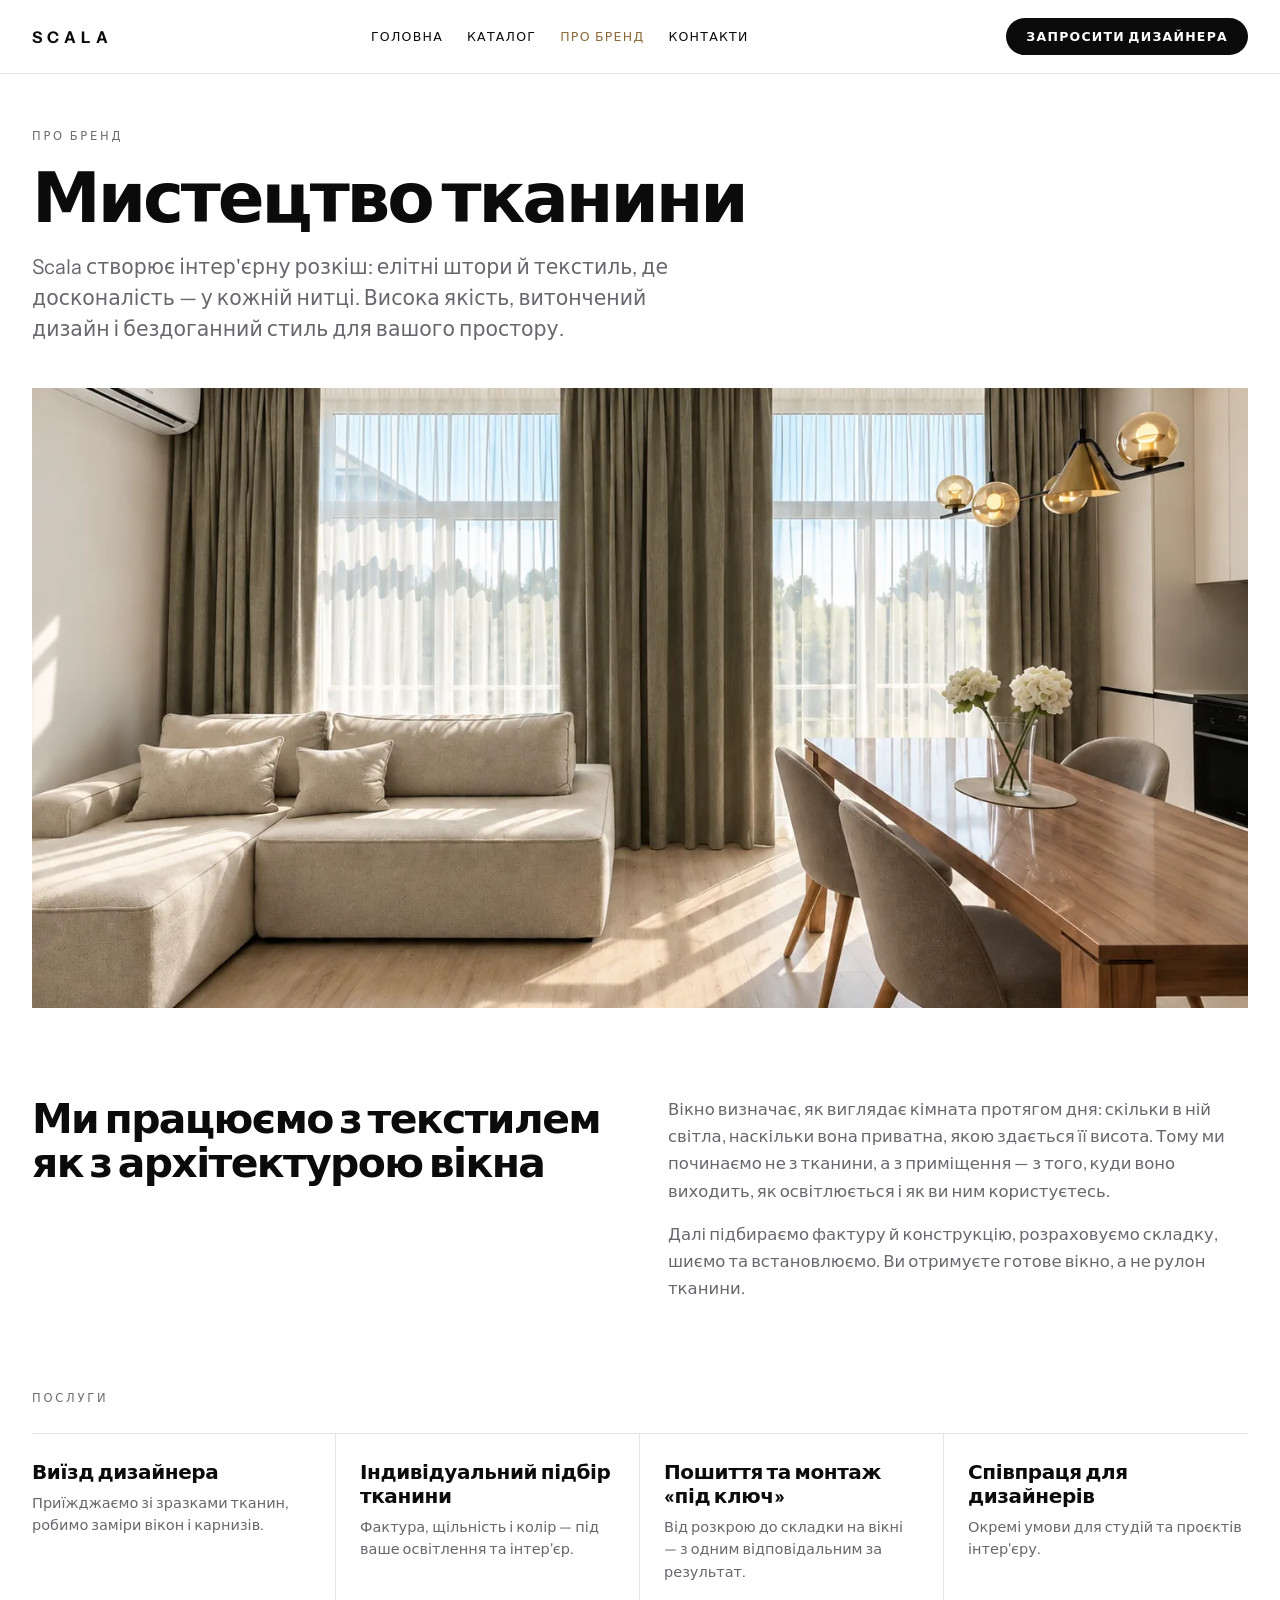
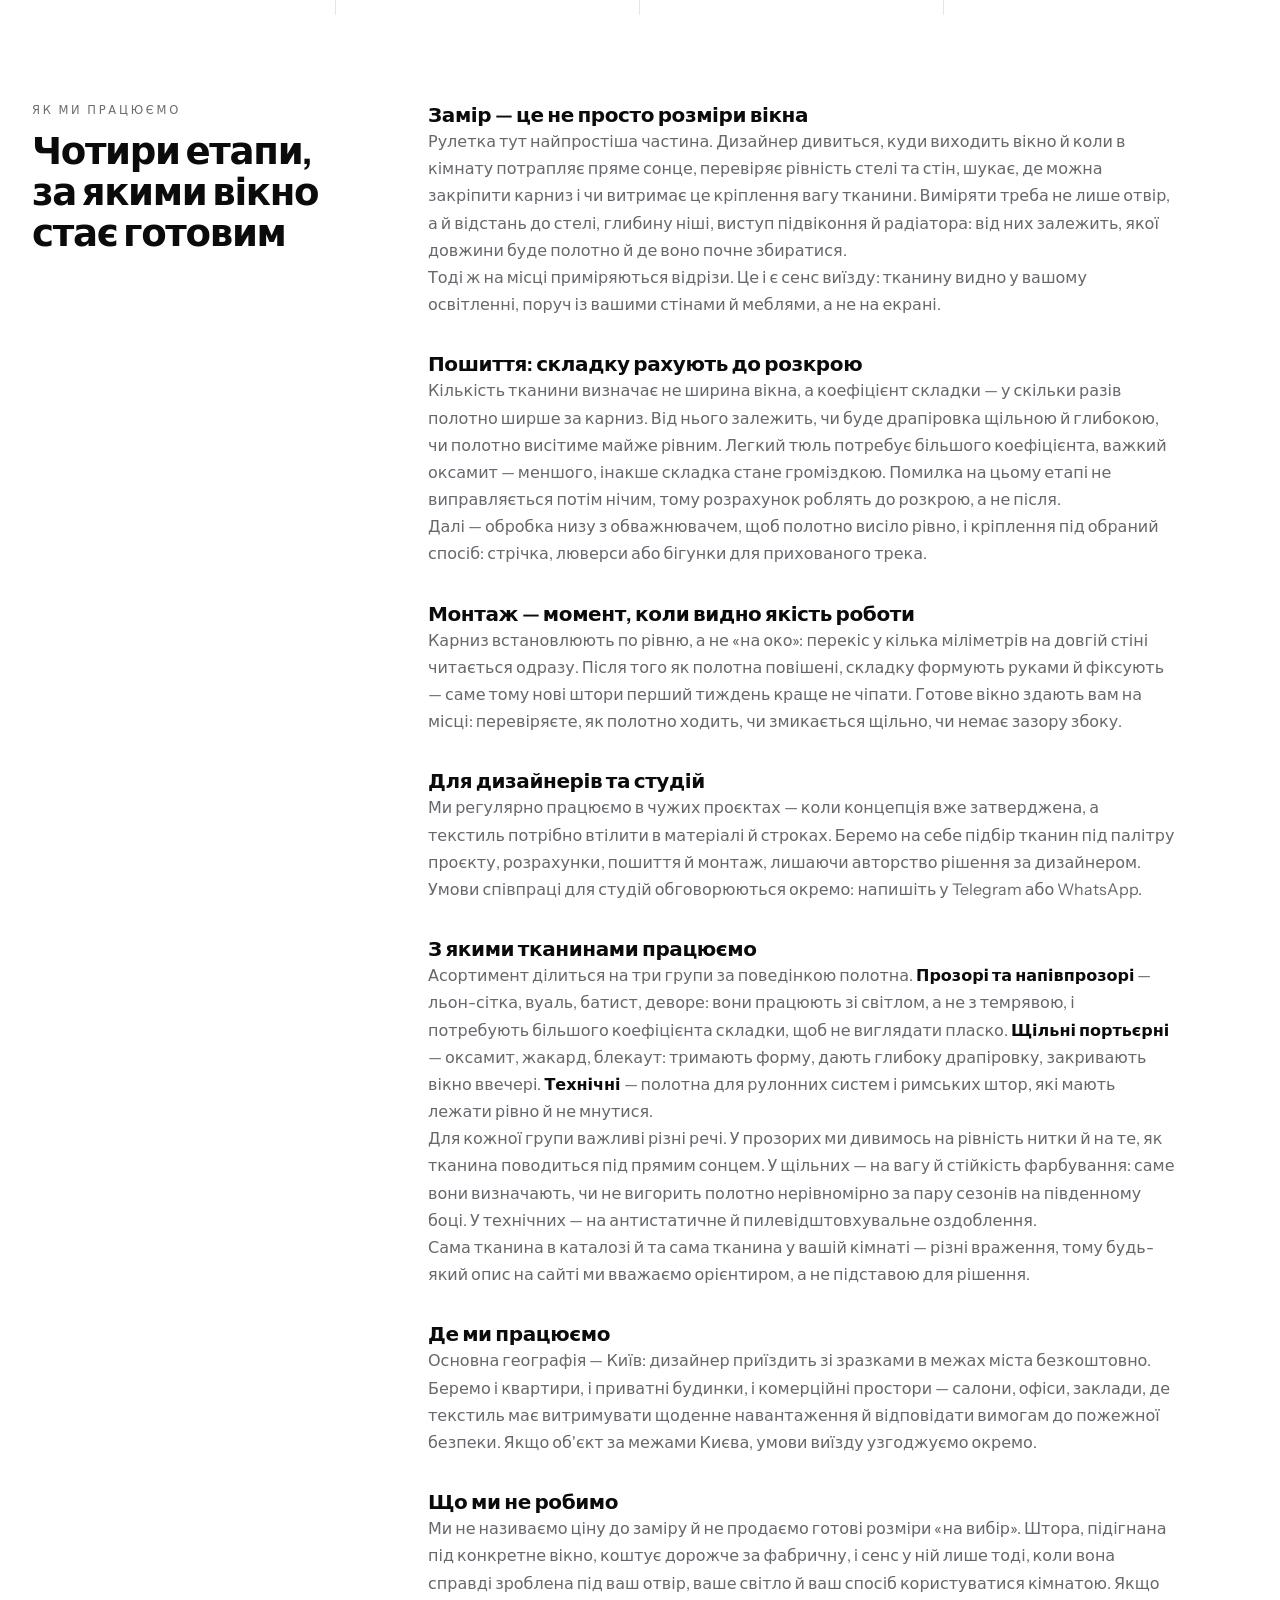
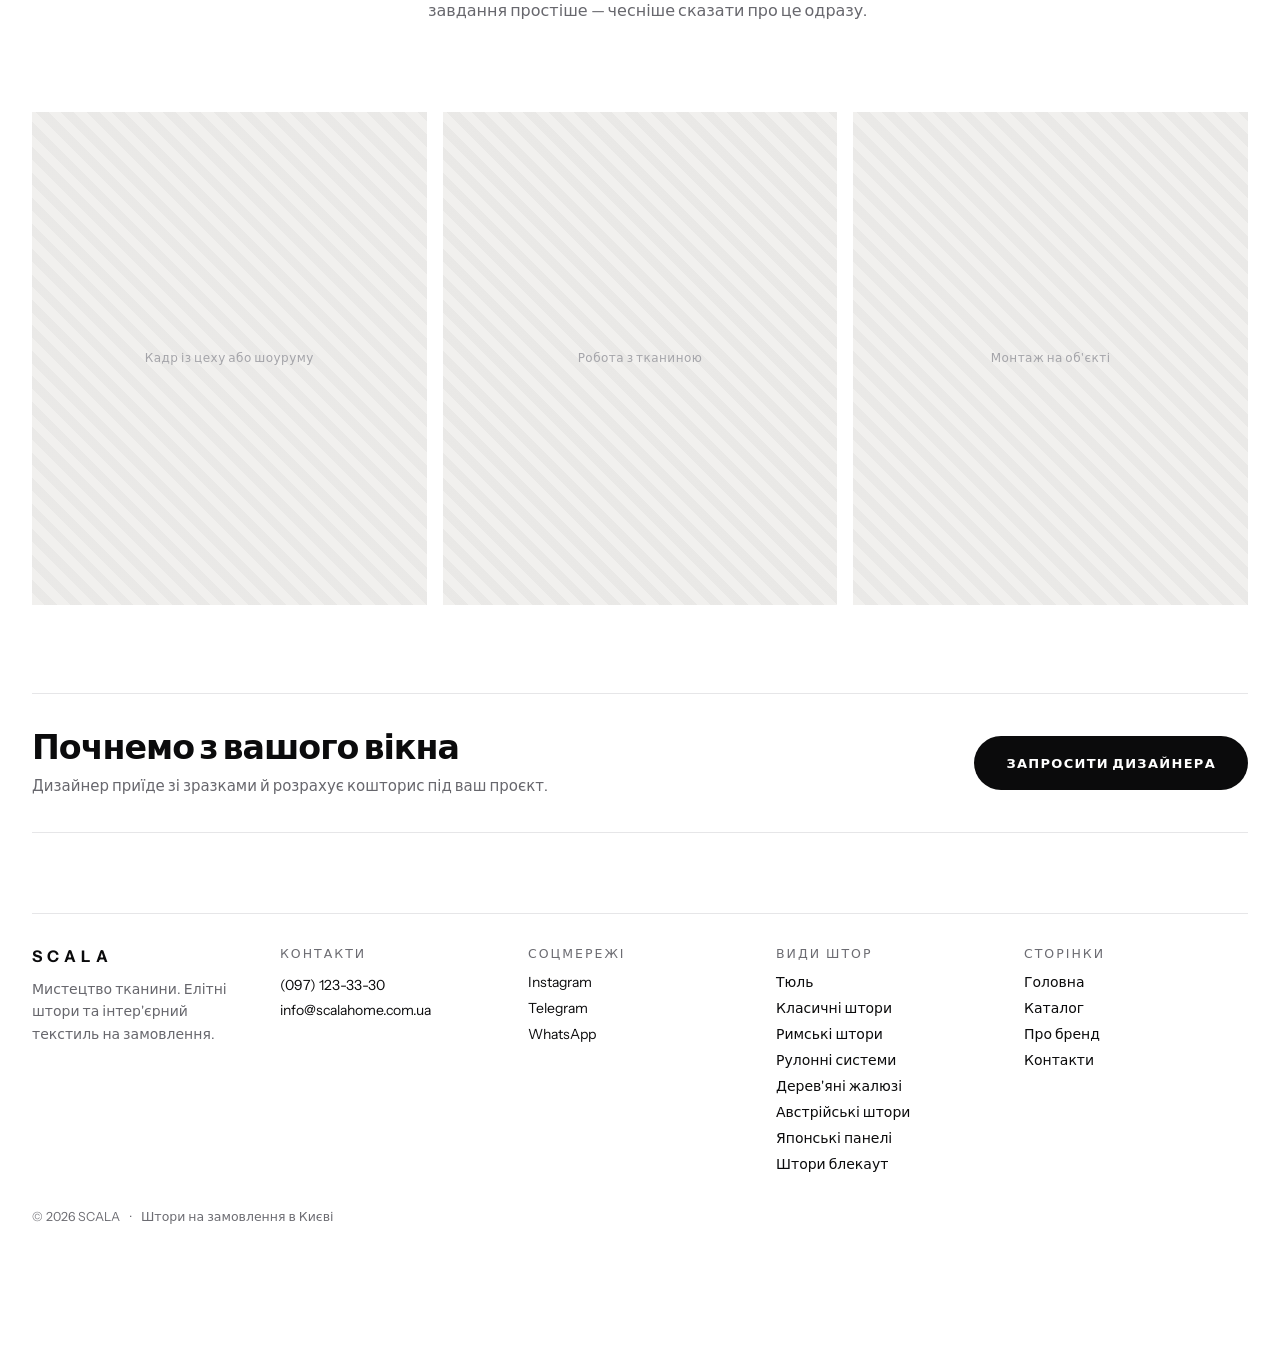
<file: about.html>
<!DOCTYPE html>
<html lang="uk">
<head>
<meta charset="utf-8" />
<meta name="viewport" content="width=device-width, initial-scale=1" />
<title>Про бренд SCALA — ательє штор на замовлення в Києві</title>
<!-- ПРЕВʼЮ ДЛЯ РЕВІЗІЇ. Цей тег закриває збірку від пошукових систем,
     щоб вона не конкурувала з scalahome.com.ua як дубль.
     ПРИБРАТИ перед запуском у продакшн. -->
<meta name="robots" content="noindex, nofollow" />
<meta name="description" content="SCALA — ательє інтер'єрного текстилю в Києві. Виїзд дизайнера зі зразками, індивідуальний підбір тканини, пошиття та монтаж «під ключ», окремі умови для дизайнерів." />
<link rel="canonical" href="https://scalahome.com.ua/about/" />
<meta property="og:type" content="website" />
<meta property="og:locale" content="uk_UA" />
<meta property="og:site_name" content="SCALA" />
<meta property="og:title" content="Про бренд SCALA — ательє штор у Києві" />
<meta property="og:description" content="Працюємо з текстилем як з архітектурою вікна: від заміру до монтажу." />
<meta property="og:image" content="https://scalahome.com.ua/wp-content/themes/scala-atelier/assets/img/project-living.webp" />
<link rel="preconnect" href="https://fonts.googleapis.com" />
<link rel="preconnect" href="https://fonts.gstatic.com" crossorigin />
<link href="https://fonts.googleapis.com/css2?family=Instrument+Sans:ital,wght@0,400;0,500;0,600;0,700&display=swap" rel="stylesheet" />
<link rel="stylesheet" href="assets/css/main.css" />
</head>
<body>

<header class="hdr hdr--sticky">
  <div class="hdr__inner">
    <a href="index.html" class="logo">SCALA</a>
    <nav class="hdr__nav" aria-label="Головна навігація">
      <a href="index.html">Головна</a>
      <a href="catalog.html">Каталог</a>
      <a href="about.html" class="is-current" aria-current="page">Про бренд</a>
      <a href="contacts.html">Контакти</a>
    </nav>
    <a class="hdr__phone" href="tel:+380971233330">(097) 123-33-30</a>
    <a class="hdr__cta hdr__cta--filled" href="contacts.html" data-lead-open="Хедер · Про бренд">Запросити дизайнера</a>
    <button class="burger" data-menu-toggle aria-label="Меню" aria-controls="mmenu" aria-expanded="false">
      <span></span><span></span>
    </button>
  </div>
</header>

<!-- МОБІЛЬНЕ МЕНЮ -->
<div id="mmenu" class="mmenu">
  <div class="mmenu__top">
    <span class="logo">SCALA</span>
    <button class="mmenu__close" data-menu-toggle aria-label="Закрити">&times;</button>
  </div>
  <nav class="mmenu__nav" aria-label="Мобільна навігація">
    <a href="index.html">Головна</a>
    <a href="catalog.html">Каталог</a>
    <a href="about.html" class="is-current" aria-current="page">Про бренд</a>
    <a href="contacts.html">Контакти</a>
  </nav>
  <div class="mmenu__foot">
    <a class="mmenu__phone" href="tel:+380971233330">(097) 123-33-30</a>
    <a class="mmenu__cta" href="contacts.html" data-lead-open="Мобільне меню · Про бренд">Запросити дизайнера</a>
  </div>
</div>

<main>

<section class="section--sub">
  <div class="eyebrow eyebrow--plain">Про бренд</div>
  <h1 class="h1-page balance" style="max-width:900px">Мистецтво тканини</h1>
  <p class="about__lead">Scala створює інтер'єрну розкіш: елітні штори й текстиль, де досконалість — у кожній нитці. Висока якість, витончений дизайн і бездоганний стиль для вашого простору.</p>
</section>

<section class="section--m44">
  <div class="about__hero">
    <img src="assets/img/project-living.webp"
         srcset="assets/img/project-living@0.5x.webp 724w, assets/img/project-living.webp 1448w"
         sizes="100vw" width="1448" height="1086" alt="Інтер'єр зі шторами Scala" />
  </div>
</section>

<section class="section--m88">
  <div class="two-col">
    <h2 class="about__h2">Ми працюємо з текстилем як з архітектурою вікна</h2>
    <div class="about__body">
      <p>Вікно визначає, як виглядає кімната протягом дня: скільки в ній світла, наскільки вона приватна, якою здається її висота. Тому ми починаємо не з тканини, а з приміщення — з того, куди воно виходить, як освітлюється і як ви ним користуєтесь.</p>
      <p>Далі підбираємо фактуру й конструкцію, розраховуємо складку, шиємо та встановлюємо. Ви отримуєте готове вікно, а не рулон тканини.</p>
    </div>
  </div>
</section>

<section class="section--m88">
  <div class="eyebrow eyebrow--plain">Послуги</div>
  <div class="four-col four-col--tight">
    <div class="cell cell--steps">
      <div class="cell__title" style="margin-top:0">Виїзд дизайнера</div>
      <div class="cell__text">Приїжджаємо зі зразками тканин, робимо заміри вікон і карнизів.</div>
    </div>
    <div class="cell cell--steps">
      <div class="cell__title" style="margin-top:0">Індивідуальний підбір тканини</div>
      <div class="cell__text">Фактура, щільність і колір — під ваше освітлення та інтер'єр.</div>
    </div>
    <div class="cell cell--steps">
      <div class="cell__title" style="margin-top:0">Пошиття та монтаж «під ключ»</div>
      <div class="cell__text">Від розкрою до складки на вікні — з одним відповідальним за результат.</div>
    </div>
    <div class="cell cell--steps">
      <div class="cell__title" style="margin-top:0">Співпраця для дизайнерів</div>
      <div class="cell__text">Окремі умови для студій та проєктів інтер'єру.</div>
    </div>
  </div>
</section>

<!-- ЗМІСТОВНИЙ ТЕКСТ -->
<section class="section--m88">
  <div class="prose-block">
    <div class="prose-block__aside">
      <div class="eyebrow eyebrow--plain">Як ми працюємо</div>
      <h2 class="prose-block__title">Чотири етапи, за якими вікно стає готовим</h2>
    </div>

    <div class="prose">
      <h3>Замір — це не просто розміри вікна</h3>
      <p>Рулетка тут найпростіша частина. Дизайнер дивиться, куди виходить вікно й коли в кімнату потрапляє пряме сонце, перевіряє рівність стелі та стін, шукає, де можна закріпити карниз і чи витримає це кріплення вагу тканини. Виміряти треба не лише отвір, а й відстань до стелі, глибину ніші, виступ підвіконня й радіатора: від них залежить, якої довжини буде полотно й де воно почне збиратися.</p>
      <p>Тоді ж на місці приміряються відрізи. Це і є сенс виїзду: тканину видно у вашому освітленні, поруч із вашими стінами й меблями, а не на екрані.</p>

      <h3>Пошиття: складку рахують до розкрою</h3>
      <p>Кількість тканини визначає не ширина вікна, а коефіцієнт складки — у скільки разів полотно ширше за карниз. Від нього залежить, чи буде драпіровка щільною й глибокою, чи полотно висітиме майже рівним. Легкий тюль потребує більшого коефіцієнта, важкий оксамит — меншого, інакше складка стане громіздкою. Помилка на цьому етапі не виправляється потім нічим, тому розрахунок роблять до розкрою, а не після.</p>
      <p>Далі — обробка низу з обважнювачем, щоб полотно висіло рівно, і кріплення під обраний спосіб: стрічка, люверси або бігунки для прихованого трека.</p>

      <h3>Монтаж — момент, коли видно якість роботи</h3>
      <p>Карниз встановлюють по рівню, а не «на око»: перекіс у кілька міліметрів на довгій стіні читається одразу. Після того як полотна повішені, складку формують руками й фіксують — саме тому нові штори перший тиждень краще не чіпати. Готове вікно здають вам на місці: перевіряєте, як полотно ходить, чи змикається щільно, чи немає зазору збоку.</p>

      <h3>Для дизайнерів та студій</h3>
      <p>Ми регулярно працюємо в чужих проєктах — коли концепція вже затверджена, а текстиль потрібно втілити в матеріалі й строках. Беремо на себе підбір тканин під палітру проєкту, розрахунки, пошиття й монтаж, лишаючи авторство рішення за дизайнером. Умови співпраці для студій обговорюються окремо: напишіть у Telegram або WhatsApp.</p>

      <h3>З якими тканинами працюємо</h3>
      <p>Асортимент ділиться на три групи за поведінкою полотна. <strong>Прозорі та напівпрозорі</strong> — льон-сітка, вуаль, батист, деворе: вони працюють зі світлом, а не з темрявою, і потребують більшого коефіцієнта складки, щоб не виглядати пласко. <strong>Щільні портьєрні</strong> — оксамит, жакард, блекаут: тримають форму, дають глибоку драпіровку, закривають вікно ввечері. <strong>Технічні</strong> — полотна для рулонних систем і римських штор, які мають лежати рівно й не мнутися.</p>
      <p>Для кожної групи важливі різні речі. У прозорих ми дивимось на рівність нитки й на те, як тканина поводиться під прямим сонцем. У щільних — на вагу й стійкість фарбування: саме вони визначають, чи не вигорить полотно нерівномірно за пару сезонів на південному боці. У технічних — на антистатичне й пилевідштовхувальне оздоблення.</p>
      <p>Сама тканина в каталозі й та сама тканина у вашій кімнаті — різні враження, тому будь-який опис на сайті ми вважаємо орієнтиром, а не підставою для рішення.</p>

      <h3>Де ми працюємо</h3>
      <p>Основна географія — Київ: дизайнер приїздить зі зразками в межах міста безкоштовно. Беремо і квартири, і приватні будинки, і комерційні простори — салони, офіси, заклади, де текстиль має витримувати щоденне навантаження й відповідати вимогам до пожежної безпеки. Якщо об'єкт за межами Києва, умови виїзду узгоджуємо окремо.</p>

      <h3>Що ми не робимо</h3>
      <p>Ми не називаємо ціну до заміру й не продаємо готові розміри «на вибір». Штора, підігнана під конкретне вікно, коштує дорожче за фабричну, і сенс у ній лише тоді, коли вона справді зроблена під ваш отвір, ваше світло й ваш спосіб користуватися кімнатою. Якщо завдання простіше — чесніше сказати про це одразу.</p>
    </div>
  </div>
</section>

<section class="section--m88">
  <div class="about__gallery">
    <div><div class="slot-empty">Кадр із цеху або шоуруму</div></div>
    <div><div class="slot-empty">Робота з тканиною</div></div>
    <div><div class="slot-empty">Монтаж на об'єкті</div></div>
  </div>
</section>

<section class="section--m88">
  <div class="ctabar">
    <div>
      <div class="ctabar__title">Почнемо з вашого вікна</div>
      <div class="ctabar__text">Дизайнер приїде зі зразками й розрахує кошторис під ваш проєкт.</div>
    </div>
    <a href="contacts.html" class="btn btn--dark" data-lead-open="Смуга внизу · Про бренд">Запросити дизайнера</a>
  </div>
</section>

</main>

<footer class="footer footer--sub">
  <div class="footer__grid">
    <div>
      <div class="logo">SCALA</div>
      <div class="footer__brand-text">Мистецтво тканини. Елітні штори та інтер'єрний текстиль на замовлення.</div>
    </div>
    <div>
      <div class="footer__label">Контакти</div>
      <div class="footer__contacts">
        <a href="tel:+380971233330">(097) 123-33-30</a><br />
        <a href="mailto:info@scalahome.com.ua">info@scalahome.com.ua</a>
      </div>
    </div>
    <div>
      <div class="footer__label">Соцмережі</div>
      <div class="footer__links">
        <a href="https://www.instagram.com/scala_home_" rel="noopener">Instagram</a>
        <a href="https://t.me/ScalaHome" rel="noopener">Telegram</a>
        <a href="https://wa.me/qr/PTTFG72MUVOOD1" rel="noopener">WhatsApp</a>
      </div>
    </div>
    <div>
      <div class="footer__label">Види штор</div>
      <div class="footer__links">
        <a href="vydy-shtor/tyul.html">Тюль</a>
        <a href="vydy-shtor/portyery.html">Класичні штори</a>
        <a href="vydy-shtor/rymski-shtory.html">Римські штори</a>
        <a href="vydy-shtor/rulonni-shtory.html">Рулонні системи</a>
        <a href="vydy-shtor/zhalyuzi.html">Дерев'яні жалюзі</a>
        <a href="vydy-shtor/avstrijski-shtory.html">Австрійські штори</a>
        <a href="vydy-shtor/yaponski-paneli.html">Японські панелі</a>
        <a href="vydy-shtor/blekaut.html">Штори блекаут</a>
      </div>
    </div>
    <div>
      <div class="footer__label">Сторінки</div>
      <div class="footer__links">
        <a href="index.html">Головна</a>
        <a href="catalog.html">Каталог</a>
        <a href="about.html">Про бренд</a>
        <a href="contacts.html">Контакти</a>
      </div>
    </div>
  </div>
  <div class="footer__bottom">
    <span>© 2026 SCALA</span>
    <span>Штори на замовлення в Києві</span>
  </div>
  <div class="footer__spacer"></div>
</footer>

<!-- ЛИПКА ПАНЕЛЬ НА ТЕЛЕФОНІ. Головна дія завжди під великим пальцем. -->
<div class="mobile-bar">
  <a href="contacts.html" class="mobile-bar__cta" data-lead-open="Липка панель (моб.) · Про бренд">Запросити дизайнера</a>
  <a href="tel:+380971233330" class="mobile-bar__call" aria-label="Подзвонити">&#9742;</a>
</div>

<!-- МОДАЛЬНЕ ВІКНО ЗАЯВКИ.
     Відкривається кнопкою на місці, а не переносить користувача вниз.
     У заявку записується джерело — видно, з якого блоку звернення. -->
<dialog id="lead-modal" class="modal" aria-labelledby="lead-modal-title">
  <div class="modal__box">
    <button type="button" class="modal__close" data-modal-close aria-label="Закрити">&times;</button>

    <div class="eyebrow eyebrow--plain">Заявка</div>
    <h2 class="modal__title" id="lead-modal-title">Запросити дизайнера зі зразками</h2>
    <p class="modal__text">Виїзд у межах Києва безкоштовний і ні до чого не зобовʼязує. Менеджер звʼяжеться з вами в робочий час, щоб узгодити зручну дату.</p>

    <form class="form" data-lead-form novalidate>
      <label class="visually-hidden" for="m-lead-name">Імʼя</label>
      <input id="m-lead-name" name="name" placeholder="Імʼя (необовʼязково)" autocomplete="given-name" />

      <label class="visually-hidden" for="m-lead-phone">Телефон</label>
      <input id="m-lead-phone" name="phone" type="tel" required placeholder="+38 (0__) ___-__-__" inputmode="tel" autocomplete="tel" />

      <label class="visually-hidden" for="m-lead-need">Що потрібно оформити</label>
      <select id="m-lead-need" name="need">
        <option value="">Що потрібно оформити</option>
        <option>Тюль</option>
        <option>Класичні штори</option>
        <option>Римські штори</option>
        <option>Дерев'яні жалюзі</option>
        <option>Рулонні системи</option>
        <option>Кілька вікон / вся квартира</option>
        <option>Комерційний простір</option>
        <option>Ще не визначився</option>
      </select>

      <label class="visually-hidden" for="m-lead-note">Коментар</label>
      <textarea id="m-lead-note" name="note" rows="2" placeholder="Коментар (необовʼязково)"></textarea>

      <div class="form__hp" aria-hidden="true">
        <label>Не заповнюйте це поле<input type="text" name="website" tabindex="-1" autocomplete="off" /></label>
      </div>

      <input type="hidden" name="source_label" value="" data-source-field />

      <button type="submit">Запросити дизайнера</button>
      <div class="form__error" role="alert"></div>
      <div class="form__consent">Натискаючи кнопку, ви погоджуєтесь на використання ваших даних для звʼязку.</div>
    </form>

    <div class="form-sent" data-lead-sent hidden>
      <div class="form-sent__title">Заявку прийнято</div>
      <div class="form-sent__text" data-thanks></div>
    </div>
  </div>
</dialog>

<script src="assets/js/main.js"></script>
</body>
</html>
</file>
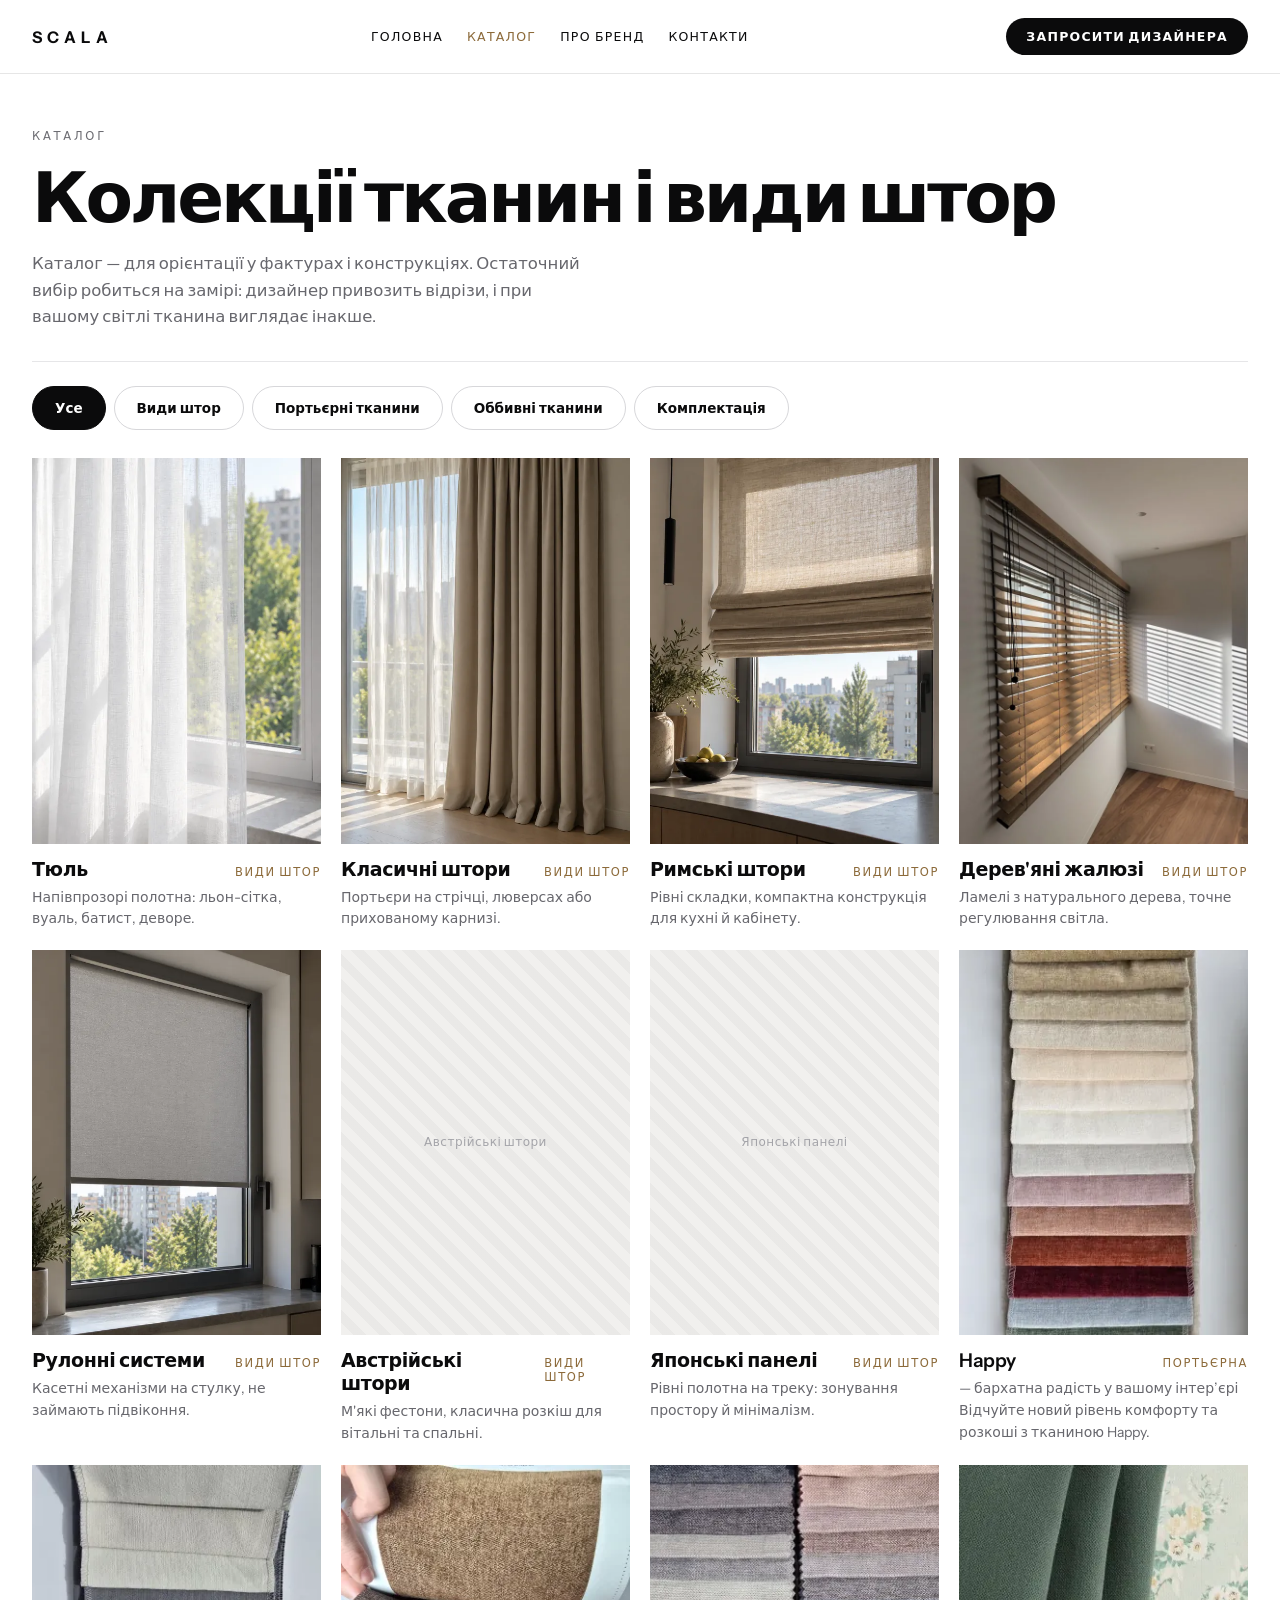
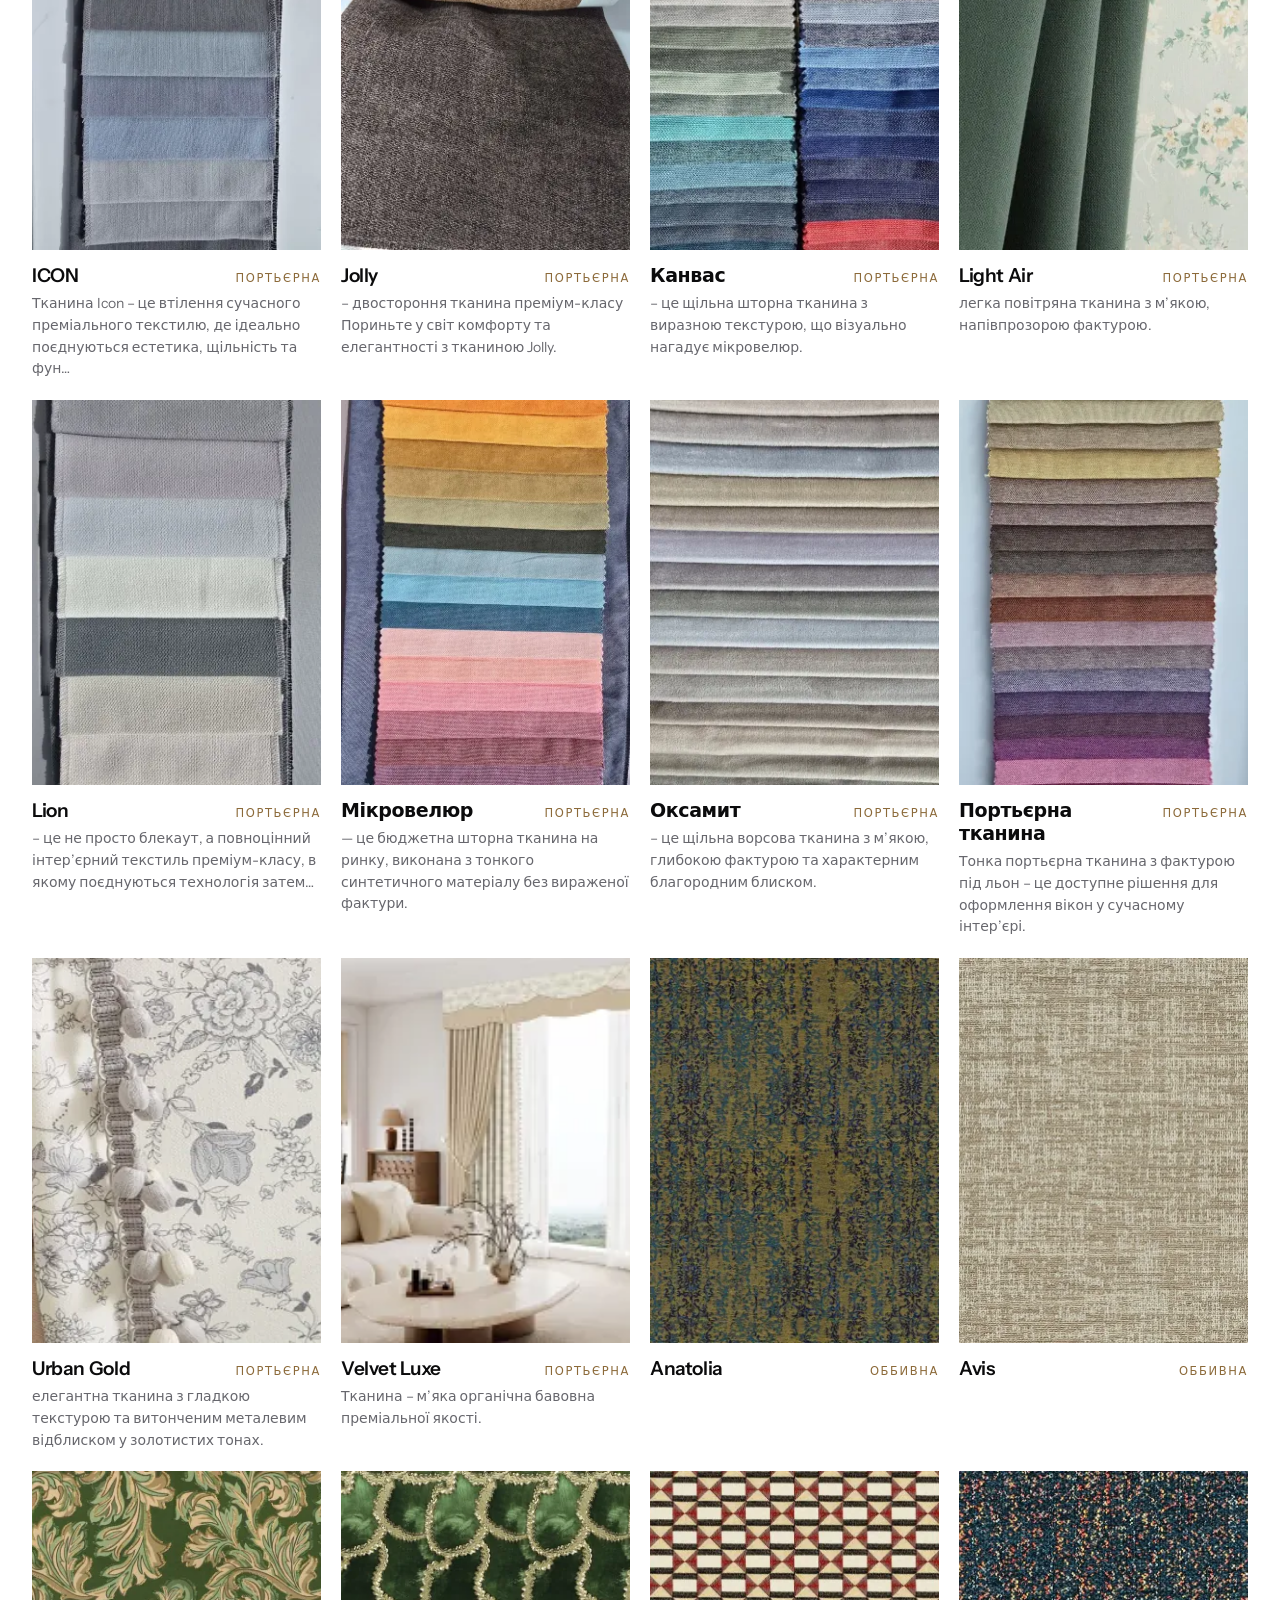
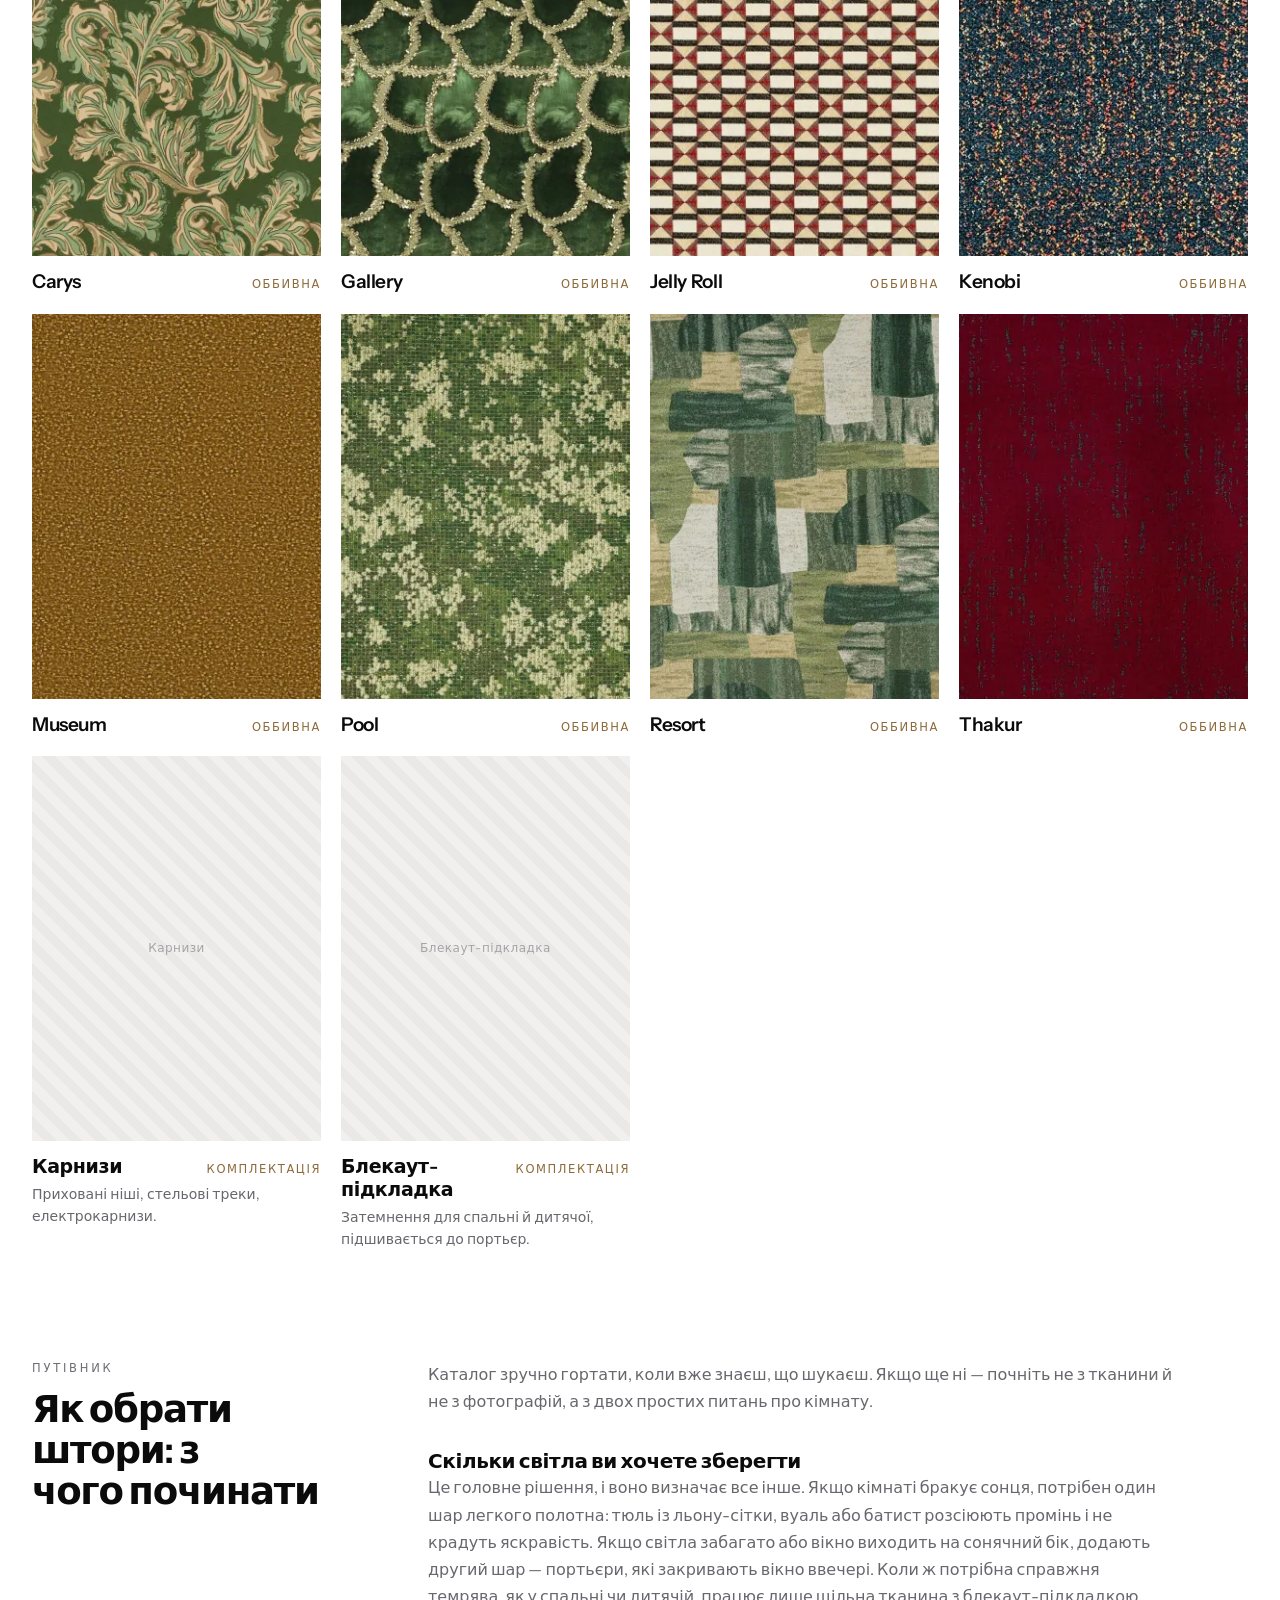
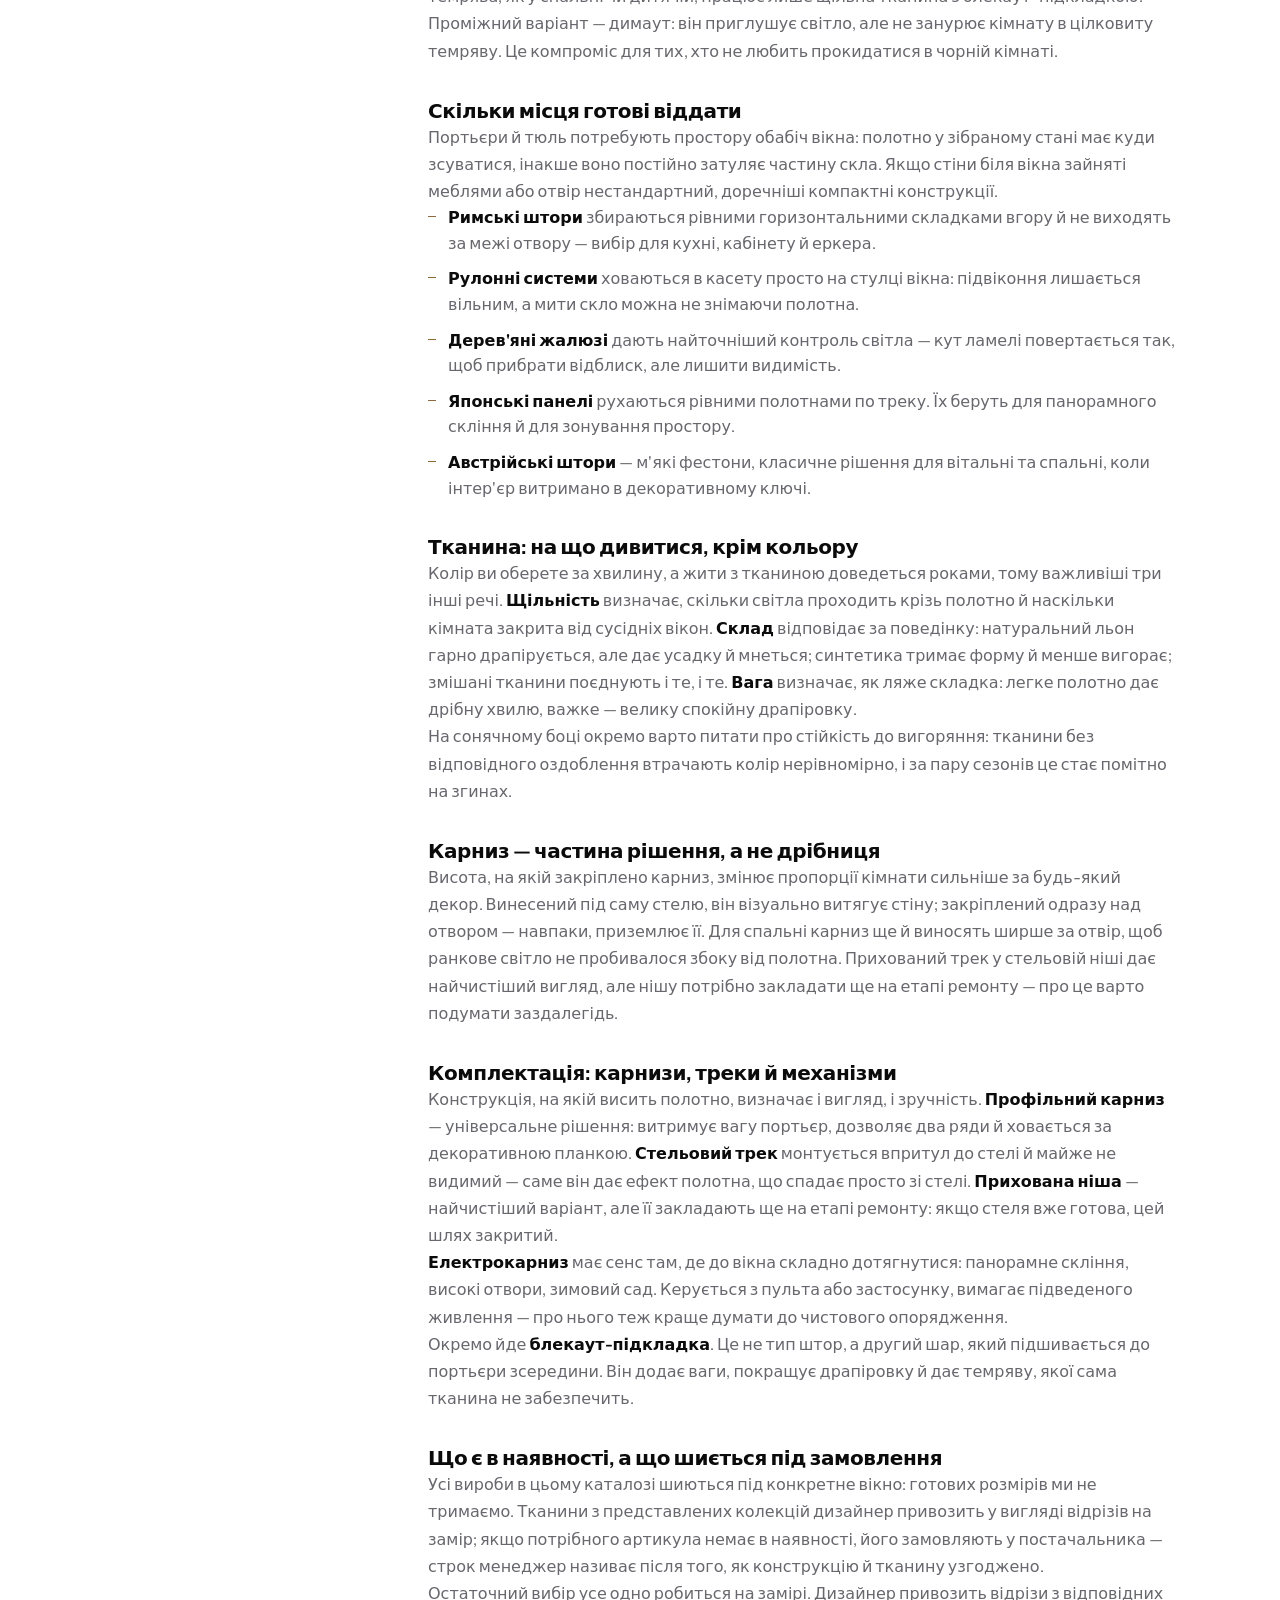
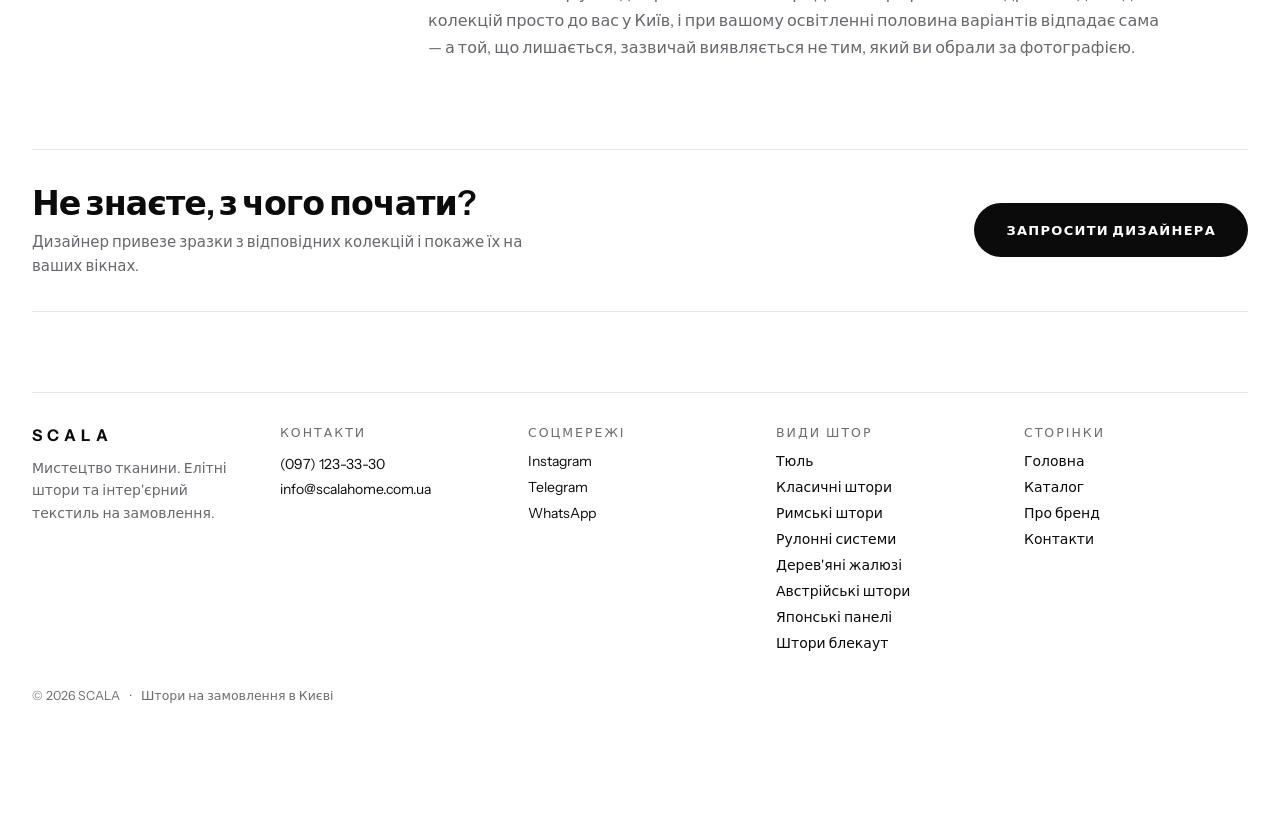
<file: catalog.html>
<!DOCTYPE html>
<html lang="uk">
<head>
<meta charset="utf-8" />
<meta name="viewport" content="width=device-width, initial-scale=1" />
<title>Каталог штор і тканин у Києві — види, колекції | SCALA</title>
<!-- ПРЕВʼЮ ДЛЯ РЕВІЗІЇ. Цей тег закриває збірку від пошукових систем,
     щоб вона не конкурувала з scalahome.com.ua як дубль.
     ПРИБРАТИ перед запуском у продакшн. -->
<meta name="robots" content="noindex, nofollow" />
<meta name="description" content="Види штор і колекції тканин SCALA у Києві: тюль, портьєри, римські та рулонні штори, дерев'яні жалюзі, карнизи, блекаут. Дизайнер привезе зразки на замір." />
<link rel="canonical" href="https://scalahome.com.ua/catalog/" />
<meta property="og:type" content="website" />
<meta property="og:locale" content="uk_UA" />
<meta property="og:site_name" content="SCALA" />
<meta property="og:title" content="Каталог штор і тканин у Києві" />
<meta property="og:description" content="Види штор і колекції тканин: тюль, портьєри, римські та рулонні штори, жалюзі, карнизи, блекаут." />
<meta property="og:image" content="https://scalahome.com.ua/wp-content/themes/scala-atelier/assets/img/type-classic.webp" />
<link rel="preconnect" href="https://fonts.googleapis.com" />
<link rel="preconnect" href="https://fonts.gstatic.com" crossorigin />
<link href="https://fonts.googleapis.com/css2?family=Instrument+Sans:ital,wght@0,400;0,500;0,600;0,700&display=swap" rel="stylesheet" />
<link rel="stylesheet" href="assets/css/main.css" />
</head>
<body>

<header class="hdr hdr--sticky">
  <div class="hdr__inner">
    <a href="index.html" class="logo">SCALA</a>
    <nav class="hdr__nav" aria-label="Головна навігація">
      <a href="index.html">Головна</a>
      <a href="catalog.html" class="is-current" aria-current="page">Каталог</a>
      <a href="about.html">Про бренд</a>
      <a href="contacts.html">Контакти</a>
    </nav>
    <a class="hdr__phone" href="tel:+380971233330">(097) 123-33-30</a>
    <a class="hdr__cta hdr__cta--filled" href="contacts.html" data-lead-open="Хедер · Каталог">Запросити дизайнера</a>
    <button class="burger" data-menu-toggle aria-label="Меню" aria-controls="mmenu" aria-expanded="false">
      <span></span><span></span>
    </button>
  </div>
</header>

<!-- МОБІЛЬНЕ МЕНЮ -->
<div id="mmenu" class="mmenu">
  <div class="mmenu__top">
    <span class="logo">SCALA</span>
    <button class="mmenu__close" data-menu-toggle aria-label="Закрити">&times;</button>
  </div>
  <nav class="mmenu__nav" aria-label="Мобільна навігація">
    <a href="index.html">Головна</a>
    <a href="catalog.html" class="is-current" aria-current="page">Каталог</a>
    <a href="about.html">Про бренд</a>
    <a href="contacts.html">Контакти</a>
  </nav>
  <div class="mmenu__foot">
    <a class="mmenu__phone" href="tel:+380971233330">(097) 123-33-30</a>
    <a class="mmenu__cta" href="contacts.html" data-lead-open="Мобільне меню · Каталог">Запросити дизайнера</a>
  </div>
</div>

<main>

<section class="section--sub">
  <div class="eyebrow eyebrow--plain">Каталог</div>
  <h1 class="h1-page balance">Колекції тканин і види штор</h1>
  <p class="lead">Каталог — для орієнтації у фактурах і конструкціях. Остаточний вибір робиться на замірі: дизайнер привозить відрізи, і при вашому світлі тканина виглядає інакше.</p>

  <div class="cat__filters" role="group" aria-label="Фільтр каталогу">
    <button class="chip is-active" data-filter="*" aria-pressed="true">Усе</button>
    <button class="chip" data-filter="Види штор" aria-pressed="false">Види штор</button>
    <button class="chip" data-filter="Тканини" aria-pressed="false">Портьєрні тканини</button>
    <button class="chip" data-filter="Оббивні тканини" aria-pressed="false">Оббивні тканини</button>
    <button class="chip" data-filter="Комплектація" aria-pressed="false">Комплектація</button>
  </div>
</section>

<section class="section" style="padding-top:28px">
  <div class="cat-grid">

    <a href="vydy-shtor/tyul.html" class="cat-card" data-cat="Види штор">
      <div class="cat-card__frame"><div class="cat-card__zoom">
        <img src="assets/img/type-tulle.webp" srcset="assets/img/type-tulle@0.5x.webp 543w, assets/img/type-tulle.webp 1086w"
             sizes="(max-width:760px) 50vw, 25vw" width="1086" height="1448" alt="Тюль" loading="lazy" />
      </div></div>
      <div class="cat-card__row"><span class="cat-card__name">Тюль</span><span class="cat-card__tag">Види штор</span></div>
      <div class="cat-card__text">Напівпрозорі полотна: льон-сітка, вуаль, батист, деворе.</div>
    </a>

    <a href="vydy-shtor/portyery.html" class="cat-card" data-cat="Види штор">
      <div class="cat-card__frame"><div class="cat-card__zoom">
        <img src="assets/img/type-classic.webp" srcset="assets/img/type-classic@0.5x.webp 543w, assets/img/type-classic.webp 1086w"
             sizes="(max-width:760px) 50vw, 25vw" width="1086" height="1448" alt="Класичні штори" loading="lazy" />
      </div></div>
      <div class="cat-card__row"><span class="cat-card__name">Класичні штори</span><span class="cat-card__tag">Види штор</span></div>
      <div class="cat-card__text">Портьєри на стрічці, люверсах або прихованому карнизі.</div>
    </a>

    <a href="vydy-shtor/rymski-shtory.html" class="cat-card" data-cat="Види штор">
      <div class="cat-card__frame"><div class="cat-card__zoom">
        <img src="assets/img/type-roman.webp" srcset="assets/img/type-roman@0.5x.webp 543w, assets/img/type-roman.webp 1086w"
             sizes="(max-width:760px) 50vw, 25vw" width="1086" height="1448" alt="Римські штори" loading="lazy" />
      </div></div>
      <div class="cat-card__row"><span class="cat-card__name">Римські штори</span><span class="cat-card__tag">Види штор</span></div>
      <div class="cat-card__text">Рівні складки, компактна конструкція для кухні й кабінету.</div>
    </a>

    <a href="vydy-shtor/zhalyuzi.html" class="cat-card" data-cat="Види штор">
      <div class="cat-card__frame"><div class="cat-card__zoom">
        <img src="assets/img/type-wood-blinds.webp" srcset="assets/img/type-wood-blinds@0.5x.webp 600w, assets/img/type-wood-blinds.webp 1200w"
             sizes="(max-width:760px) 50vw, 25vw" width="1200" height="1600" alt="Дерев'яні жалюзі" loading="lazy" />
      </div></div>
      <div class="cat-card__row"><span class="cat-card__name">Дерев'яні жалюзі</span><span class="cat-card__tag">Види штор</span></div>
      <div class="cat-card__text">Ламелі з натурального дерева, точне регулювання світла.</div>
    </a>

    <a href="vydy-shtor/rulonni-shtory.html" class="cat-card" data-cat="Види штор">
      <div class="cat-card__frame"><div class="cat-card__zoom">
        <img src="assets/img/type-roller.webp" srcset="assets/img/type-roller@0.5x.webp 543w, assets/img/type-roller.webp 1086w"
             sizes="(max-width:760px) 50vw, 25vw" width="1086" height="1448" alt="Рулонні системи" loading="lazy" />
      </div></div>
      <div class="cat-card__row"><span class="cat-card__name">Рулонні системи</span><span class="cat-card__tag">Види штор</span></div>
      <div class="cat-card__text">Касетні механізми на стулку, не займають підвіконня.</div>
    </a>

    <a href="vydy-shtor/avstrijski-shtory.html" class="cat-card" data-cat="Види штор">
      <div class="cat-card__frame"><div class="slot-empty">Австрійські штори</div></div>
      <div class="cat-card__row"><span class="cat-card__name">Австрійські штори</span><span class="cat-card__tag">Види штор</span></div>
      <div class="cat-card__text">М'які фестони, класична розкіш для вітальні та спальні.</div>
    </a>

    <a href="vydy-shtor/yaponski-paneli.html" class="cat-card" data-cat="Види штор">
      <div class="cat-card__frame"><div class="slot-empty">Японські панелі</div></div>
      <div class="cat-card__row"><span class="cat-card__name">Японські панелі</span><span class="cat-card__tag">Види штор</span></div>
      <div class="cat-card__text">Рівні полотна на треку: зонування простору й мінімалізм.</div>
    </a>




    <a href="contacts.html" class="cat-card" data-cat="Тканини">
      <div class="cat-card__frame"><div class="cat-card__zoom">
        <img src="assets/img/fab-happy.webp" srcset="assets/img/fab-happy@0.5x.webp 400w, assets/img/fab-happy.webp 800w"
             sizes="(max-width:760px) 50vw, 25vw" alt="Тканина Happy" loading="lazy" />
      </div></div>
      <div class="cat-card__row"><span class="cat-card__name">Happy</span><span class="cat-card__tag">Портьєрна</span></div>
      <div class="cat-card__text">— бархатна радість у вашому інтер’єрі Відчуйте новий рівень комфорту та розкоші з тканиною Happy.</div>
    </a>
    <a href="contacts.html" class="cat-card" data-cat="Тканини">
      <div class="cat-card__frame"><div class="cat-card__zoom">
        <img src="assets/img/fab-icon.webp" srcset="assets/img/fab-icon@0.5x.webp 400w, assets/img/fab-icon.webp 800w"
             sizes="(max-width:760px) 50vw, 25vw" alt="Тканина ICON" loading="lazy" />
      </div></div>
      <div class="cat-card__row"><span class="cat-card__name">ICON</span><span class="cat-card__tag">Портьєрна</span></div>
      <div class="cat-card__text">Тканина Icon – це втілення сучасного преміального текстилю, де ідеально поєднуються естетика, щільність та фун…</div>
    </a>
    <a href="contacts.html" class="cat-card" data-cat="Тканини">
      <div class="cat-card__frame"><div class="cat-card__zoom">
        <img src="assets/img/fab-jolly.webp" srcset="assets/img/fab-jolly@0.5x.webp 400w, assets/img/fab-jolly.webp 800w"
             sizes="(max-width:760px) 50vw, 25vw" alt="Тканина Jolly" loading="lazy" />
      </div></div>
      <div class="cat-card__row"><span class="cat-card__name">Jolly</span><span class="cat-card__tag">Портьєрна</span></div>
      <div class="cat-card__text">– двостороння тканина преміум-класу Пориньте у світ комфорту та елегантності з тканиною Jolly.</div>
    </a>
    <a href="contacts.html" class="cat-card" data-cat="Тканини">
      <div class="cat-card__frame"><div class="cat-card__zoom">
        <img src="assets/img/fab-kanvas.webp" srcset="assets/img/fab-kanvas@0.5x.webp 400w, assets/img/fab-kanvas.webp 800w"
             sizes="(max-width:760px) 50vw, 25vw" alt="Тканина Канвас" loading="lazy" />
      </div></div>
      <div class="cat-card__row"><span class="cat-card__name">Канвас</span><span class="cat-card__tag">Портьєрна</span></div>
      <div class="cat-card__text">– це щільна шторна тканина з виразною текстурою, що візуально нагадує мікровелюр.</div>
    </a>
    <a href="contacts.html" class="cat-card" data-cat="Тканини">
      <div class="cat-card__frame"><div class="cat-card__zoom">
        <img src="assets/img/fab-light-air.webp" srcset="assets/img/fab-light-air@0.5x.webp 400w, assets/img/fab-light-air.webp 800w"
             sizes="(max-width:760px) 50vw, 25vw" alt="Тканина Light Air" loading="lazy" />
      </div></div>
      <div class="cat-card__row"><span class="cat-card__name">Light Air</span><span class="cat-card__tag">Портьєрна</span></div>
      <div class="cat-card__text">легка повітряна тканина з м’якою, напівпрозорою фактурою.</div>
    </a>
    <a href="contacts.html" class="cat-card" data-cat="Тканини">
      <div class="cat-card__frame"><div class="cat-card__zoom">
        <img src="assets/img/fab-lion.webp" srcset="assets/img/fab-lion@0.5x.webp 400w, assets/img/fab-lion.webp 800w"
             sizes="(max-width:760px) 50vw, 25vw" alt="Тканина Lion" loading="lazy" />
      </div></div>
      <div class="cat-card__row"><span class="cat-card__name">Lion</span><span class="cat-card__tag">Портьєрна</span></div>
      <div class="cat-card__text">– це не просто блекаут, а повноцінний інтер’єрний текстиль преміум-класу, в якому поєднуються технологія затем…</div>
    </a>
    <a href="contacts.html" class="cat-card" data-cat="Тканини">
      <div class="cat-card__frame"><div class="cat-card__zoom">
        <img src="assets/img/fab-mikrovelyur.webp" srcset="assets/img/fab-mikrovelyur@0.5x.webp 400w, assets/img/fab-mikrovelyur.webp 800w"
             sizes="(max-width:760px) 50vw, 25vw" alt="Тканина Мікровелюр" loading="lazy" />
      </div></div>
      <div class="cat-card__row"><span class="cat-card__name">Мікровелюр</span><span class="cat-card__tag">Портьєрна</span></div>
      <div class="cat-card__text">— це бюджетна шторна тканина на ринку, виконана з тонкого синтетичного матеріалу без вираженої фактури.</div>
    </a>
    <a href="contacts.html" class="cat-card" data-cat="Тканини">
      <div class="cat-card__frame"><div class="cat-card__zoom">
        <img src="assets/img/fab-oksamyt.webp" srcset="assets/img/fab-oksamyt@0.5x.webp 400w, assets/img/fab-oksamyt.webp 800w"
             sizes="(max-width:760px) 50vw, 25vw" alt="Тканина Оксамит" loading="lazy" />
      </div></div>
      <div class="cat-card__row"><span class="cat-card__name">Оксамит</span><span class="cat-card__tag">Портьєрна</span></div>
      <div class="cat-card__text">– це щільна ворсова тканина з м’якою, глибокою фактурою та характерним благородним блиском.</div>
    </a>
    <a href="contacts.html" class="cat-card" data-cat="Тканини">
      <div class="cat-card__frame"><div class="cat-card__zoom">
        <img src="assets/img/fab-portyerna-tkanyna.webp" srcset="assets/img/fab-portyerna-tkanyna@0.5x.webp 400w, assets/img/fab-portyerna-tkanyna.webp 800w"
             sizes="(max-width:760px) 50vw, 25vw" alt="Тканина Портьєрна тканина" loading="lazy" />
      </div></div>
      <div class="cat-card__row"><span class="cat-card__name">Портьєрна тканина</span><span class="cat-card__tag">Портьєрна</span></div>
      <div class="cat-card__text">Тонка портьєрна тканина з фактурою під льон – це доступне рішення для оформлення вікон у сучасному інтер’єрі.</div>
    </a>
    <a href="contacts.html" class="cat-card" data-cat="Тканини">
      <div class="cat-card__frame"><div class="cat-card__zoom">
        <img src="assets/img/fab-urban-gold.webp" srcset="assets/img/fab-urban-gold@0.5x.webp 400w, assets/img/fab-urban-gold.webp 800w"
             sizes="(max-width:760px) 50vw, 25vw" alt="Тканина Urban Gold" loading="lazy" />
      </div></div>
      <div class="cat-card__row"><span class="cat-card__name">Urban Gold</span><span class="cat-card__tag">Портьєрна</span></div>
      <div class="cat-card__text">елегантна тканина з гладкою текстурою та витонченим металевим відблиском у золотистих тонах.</div>
    </a>
    <a href="contacts.html" class="cat-card" data-cat="Тканини">
      <div class="cat-card__frame"><div class="cat-card__zoom">
        <img src="assets/img/fab-velvet-luxe.webp" srcset="assets/img/fab-velvet-luxe@0.5x.webp 400w, assets/img/fab-velvet-luxe.webp 800w"
             sizes="(max-width:760px) 50vw, 25vw" alt="Тканина Velvet Luxe" loading="lazy" />
      </div></div>
      <div class="cat-card__row"><span class="cat-card__name">Velvet Luxe</span><span class="cat-card__tag">Портьєрна</span></div>
      <div class="cat-card__text">Тканина – м’яка органічна бавовна преміальної якості.</div>
    </a>
    <a href="contacts.html" class="cat-card" data-cat="Оббивні тканини">
      <div class="cat-card__frame"><div class="cat-card__zoom">
        <img src="assets/img/fab-anatolia.webp" srcset="assets/img/fab-anatolia@0.5x.webp 400w, assets/img/fab-anatolia.webp 800w"
             sizes="(max-width:760px) 50vw, 25vw" alt="Тканина Anatolia" loading="lazy" />
      </div></div>
      <div class="cat-card__row"><span class="cat-card__name">Anatolia</span><span class="cat-card__tag">Оббивна</span></div>
      
    </a>
    <a href="contacts.html" class="cat-card" data-cat="Оббивні тканини">
      <div class="cat-card__frame"><div class="cat-card__zoom">
        <img src="assets/img/fab-avis.webp" srcset="assets/img/fab-avis@0.5x.webp 400w, assets/img/fab-avis.webp 800w"
             sizes="(max-width:760px) 50vw, 25vw" alt="Тканина Avis" loading="lazy" />
      </div></div>
      <div class="cat-card__row"><span class="cat-card__name">Avis</span><span class="cat-card__tag">Оббивна</span></div>
      
    </a>
    <a href="contacts.html" class="cat-card" data-cat="Оббивні тканини">
      <div class="cat-card__frame"><div class="cat-card__zoom">
        <img src="assets/img/fab-carys.webp" srcset="assets/img/fab-carys@0.5x.webp 400w, assets/img/fab-carys.webp 800w"
             sizes="(max-width:760px) 50vw, 25vw" alt="Тканина Carys" loading="lazy" />
      </div></div>
      <div class="cat-card__row"><span class="cat-card__name">Carys</span><span class="cat-card__tag">Оббивна</span></div>
      
    </a>
    <a href="contacts.html" class="cat-card" data-cat="Оббивні тканини">
      <div class="cat-card__frame"><div class="cat-card__zoom">
        <img src="assets/img/fab-gallery.webp" srcset="assets/img/fab-gallery@0.5x.webp 400w, assets/img/fab-gallery.webp 800w"
             sizes="(max-width:760px) 50vw, 25vw" alt="Тканина Gallery" loading="lazy" />
      </div></div>
      <div class="cat-card__row"><span class="cat-card__name">Gallery</span><span class="cat-card__tag">Оббивна</span></div>
      
    </a>
    <a href="contacts.html" class="cat-card" data-cat="Оббивні тканини">
      <div class="cat-card__frame"><div class="cat-card__zoom">
        <img src="assets/img/fab-jelly-roll.webp" srcset="assets/img/fab-jelly-roll@0.5x.webp 400w, assets/img/fab-jelly-roll.webp 800w"
             sizes="(max-width:760px) 50vw, 25vw" alt="Тканина Jelly Roll" loading="lazy" />
      </div></div>
      <div class="cat-card__row"><span class="cat-card__name">Jelly Roll</span><span class="cat-card__tag">Оббивна</span></div>
      
    </a>
    <a href="contacts.html" class="cat-card" data-cat="Оббивні тканини">
      <div class="cat-card__frame"><div class="cat-card__zoom">
        <img src="assets/img/fab-kenobi.webp" srcset="assets/img/fab-kenobi@0.5x.webp 400w, assets/img/fab-kenobi.webp 800w"
             sizes="(max-width:760px) 50vw, 25vw" alt="Тканина Kenobi" loading="lazy" />
      </div></div>
      <div class="cat-card__row"><span class="cat-card__name">Kenobi</span><span class="cat-card__tag">Оббивна</span></div>
      
    </a>
    <a href="contacts.html" class="cat-card" data-cat="Оббивні тканини">
      <div class="cat-card__frame"><div class="cat-card__zoom">
        <img src="assets/img/fab-museum.webp" srcset="assets/img/fab-museum@0.5x.webp 400w, assets/img/fab-museum.webp 800w"
             sizes="(max-width:760px) 50vw, 25vw" alt="Тканина Museum" loading="lazy" />
      </div></div>
      <div class="cat-card__row"><span class="cat-card__name">Museum</span><span class="cat-card__tag">Оббивна</span></div>
      
    </a>
    <a href="contacts.html" class="cat-card" data-cat="Оббивні тканини">
      <div class="cat-card__frame"><div class="cat-card__zoom">
        <img src="assets/img/fab-pool.webp" srcset="assets/img/fab-pool@0.5x.webp 400w, assets/img/fab-pool.webp 800w"
             sizes="(max-width:760px) 50vw, 25vw" alt="Тканина Pool" loading="lazy" />
      </div></div>
      <div class="cat-card__row"><span class="cat-card__name">Pool</span><span class="cat-card__tag">Оббивна</span></div>
      
    </a>
    <a href="contacts.html" class="cat-card" data-cat="Оббивні тканини">
      <div class="cat-card__frame"><div class="cat-card__zoom">
        <img src="assets/img/fab-resort.webp" srcset="assets/img/fab-resort@0.5x.webp 400w, assets/img/fab-resort.webp 800w"
             sizes="(max-width:760px) 50vw, 25vw" alt="Тканина Resort" loading="lazy" />
      </div></div>
      <div class="cat-card__row"><span class="cat-card__name">Resort</span><span class="cat-card__tag">Оббивна</span></div>
      
    </a>
    <a href="contacts.html" class="cat-card" data-cat="Оббивні тканини">
      <div class="cat-card__frame"><div class="cat-card__zoom">
        <img src="assets/img/fab-thakur.webp" srcset="assets/img/fab-thakur@0.5x.webp 400w, assets/img/fab-thakur.webp 800w"
             sizes="(max-width:760px) 50vw, 25vw" alt="Тканина Thakur" loading="lazy" />
      </div></div>
      <div class="cat-card__row"><span class="cat-card__name">Thakur</span><span class="cat-card__tag">Оббивна</span></div>
      
    </a>
    <a href="contacts.html" class="cat-card" data-cat="Комплектація">
      <div class="cat-card__frame"><div class="slot-empty">Карнизи</div></div>
      <div class="cat-card__row"><span class="cat-card__name">Карнизи</span><span class="cat-card__tag">Комплектація</span></div>
      <div class="cat-card__text">Приховані ніші, стельові треки, електрокарнизи.</div>
    </a>

    <a href="contacts.html" class="cat-card" data-cat="Комплектація">
      <div class="cat-card__frame"><div class="slot-empty">Блекаут-підкладка</div></div>
      <div class="cat-card__row"><span class="cat-card__name">Блекаут-підкладка</span><span class="cat-card__tag">Комплектація</span></div>
      <div class="cat-card__text">Затемнення для спальні й дитячої, підшивається до портьєр.</div>
    </a>

  </div>
</section>

<!-- ЗМІСТОВНИЙ ТЕКСТ -->
<section class="section">
  <div class="prose-block">
    <div class="prose-block__aside">
      <div class="eyebrow eyebrow--plain">Путівник</div>
      <h2 class="prose-block__title">Як обрати штори: з чого починати</h2>
    </div>

    <div class="prose">
      <p>Каталог зручно гортати, коли вже знаєш, що шукаєш. Якщо ще ні — почніть не з тканини й не з фотографій, а з двох простих питань про кімнату.</p>

      <h3>Скільки світла ви хочете зберегти</h3>
      <p>Це головне рішення, і воно визначає все інше. Якщо кімнаті бракує сонця, потрібен один шар легкого полотна: тюль із льону-сітки, вуаль або батист розсіюють промінь і не крадуть яскравість. Якщо світла забагато або вікно виходить на сонячний бік, додають другий шар — портьєри, які закривають вікно ввечері. Коли ж потрібна справжня темрява, як у спальні чи дитячій, працює лише щільна тканина з блекаут-підкладкою.</p>
      <p>Проміжний варіант — димаут: він приглушує світло, але не занурює кімнату в цілковиту темряву. Це компроміс для тих, хто не любить прокидатися в чорній кімнаті.</p>

      <h3>Скільки місця готові віддати</h3>
      <p>Портьєри й тюль потребують простору обабіч вікна: полотно у зібраному стані має куди зсуватися, інакше воно постійно затуляє частину скла. Якщо стіни біля вікна зайняті меблями або отвір нестандартний, доречніші компактні конструкції.</p>
      <ul>
        <li><strong>Римські штори</strong> збираються рівними горизонтальними складками вгору й не виходять за межі отвору — вибір для кухні, кабінету й еркера.</li>
        <li><strong>Рулонні системи</strong> ховаються в касету просто на стулці вікна: підвіконня лишається вільним, а мити скло можна не знімаючи полотна.</li>
        <li><strong>Дерев'яні жалюзі</strong> дають найточніший контроль світла — кут ламелі повертається так, щоб прибрати відблиск, але лишити видимість.</li>
        <li><strong>Японські панелі</strong> рухаються рівними полотнами по треку. Їх беруть для панорамного скління й для зонування простору.</li>
        <li><strong>Австрійські штори</strong> — м'які фестони, класичне рішення для вітальні та спальні, коли інтер'єр витримано в декоративному ключі.</li>
      </ul>

      <h3>Тканина: на що дивитися, крім кольору</h3>
      <p>Колір ви оберете за хвилину, а жити з тканиною доведеться роками, тому важливіші три інші речі. <strong>Щільність</strong> визначає, скільки світла проходить крізь полотно й наскільки кімната закрита від сусідніх вікон. <strong>Склад</strong> відповідає за поведінку: натуральний льон гарно драпірується, але дає усадку й мнеться; синтетика тримає форму й менше вигорає; змішані тканини поєднують і те, і те. <strong>Вага</strong> визначає, як ляже складка: легке полотно дає дрібну хвилю, важке — велику спокійну драпіровку.</p>
      <p>На сонячному боці окремо варто питати про стійкість до вигоряння: тканини без відповідного оздоблення втрачають колір нерівномірно, і за пару сезонів це стає помітно на згинах.</p>

      <h3>Карниз — частина рішення, а не дрібниця</h3>
      <p>Висота, на якій закріплено карниз, змінює пропорції кімнати сильніше за будь-який декор. Винесений під саму стелю, він візуально витягує стіну; закріплений одразу над отвором — навпаки, приземлює її. Для спальні карниз ще й виносять ширше за отвір, щоб ранкове світло не пробивалося збоку від полотна. Прихований трек у стельовій ніші дає найчистіший вигляд, але нішу потрібно закладати ще на етапі ремонту — про це варто подумати заздалегідь.</p>

      <h3>Комплектація: карнизи, треки й механізми</h3>
      <p>Конструкція, на якій висить полотно, визначає і вигляд, і зручність. <strong>Профільний карниз</strong> — універсальне рішення: витримує вагу портьєр, дозволяє два ряди й ховається за декоративною планкою. <strong>Стельовий трек</strong> монтується впритул до стелі й майже не видимий — саме він дає ефект полотна, що спадає просто зі стелі. <strong>Прихована ніша</strong> — найчистіший варіант, але її закладають ще на етапі ремонту: якщо стеля вже готова, цей шлях закритий.</p>
      <p><strong>Електрокарниз</strong> має сенс там, де до вікна складно дотягнутися: панорамне скління, високі отвори, зимовий сад. Керується з пульта або застосунку, вимагає підведеного живлення — про нього теж краще думати до чистового опорядження.</p>
      <p>Окремо йде <strong>блекаут-підкладка</strong>. Це не тип штор, а другий шар, який підшивається до портьєри зсередини. Він додає ваги, покращує драпіровку й дає темряву, якої сама тканина не забезпечить.</p>

      <h3>Що є в наявності, а що шиється під замовлення</h3>
      <p>Усі вироби в цьому каталозі шиються під конкретне вікно: готових розмірів ми не тримаємо. Тканини з представлених колекцій дизайнер привозить у вигляді відрізів на замір; якщо потрібного артикула немає в наявності, його замовляють у постачальника — строк менеджер називає після того, як конструкцію й тканину узгоджено.</p>

      <p>Остаточний вибір усе одно робиться на замірі. Дизайнер привозить відрізи з відповідних колекцій просто до вас у Київ, і при вашому освітленні половина варіантів відпадає сама — а той, що лишається, зазвичай виявляється не тим, який ви обрали за фотографією.</p>
    </div>
  </div>
</section>

<section class="section--m88">
  <div class="ctabar">
    <div>
      <div class="ctabar__title">Не знаєте, з чого почати?</div>
      <div class="ctabar__text">Дизайнер привезе зразки з відповідних колекцій і покаже їх на ваших вікнах.</div>
    </div>
    <a href="contacts.html" class="btn btn--dark" data-lead-open="Смуга внизу · Каталог">Запросити дизайнера</a>
  </div>
</section>

</main>

<footer class="footer footer--sub">
  <div class="footer__grid">
    <div>
      <div class="logo">SCALA</div>
      <div class="footer__brand-text">Мистецтво тканини. Елітні штори та інтер'єрний текстиль на замовлення.</div>
    </div>
    <div>
      <div class="footer__label">Контакти</div>
      <div class="footer__contacts">
        <a href="tel:+380971233330">(097) 123-33-30</a><br />
        <a href="mailto:info@scalahome.com.ua">info@scalahome.com.ua</a>
      </div>
    </div>
    <div>
      <div class="footer__label">Соцмережі</div>
      <div class="footer__links">
        <a href="https://www.instagram.com/scala_home_" rel="noopener">Instagram</a>
        <a href="https://t.me/ScalaHome" rel="noopener">Telegram</a>
        <a href="https://wa.me/qr/PTTFG72MUVOOD1" rel="noopener">WhatsApp</a>
      </div>
    </div>
    <div>
      <div class="footer__label">Види штор</div>
      <div class="footer__links">
        <a href="vydy-shtor/tyul.html">Тюль</a>
        <a href="vydy-shtor/portyery.html">Класичні штори</a>
        <a href="vydy-shtor/rymski-shtory.html">Римські штори</a>
        <a href="vydy-shtor/rulonni-shtory.html">Рулонні системи</a>
        <a href="vydy-shtor/zhalyuzi.html">Дерев'яні жалюзі</a>
        <a href="vydy-shtor/avstrijski-shtory.html">Австрійські штори</a>
        <a href="vydy-shtor/yaponski-paneli.html">Японські панелі</a>
        <a href="vydy-shtor/blekaut.html">Штори блекаут</a>
      </div>
    </div>
    <div>
      <div class="footer__label">Сторінки</div>
      <div class="footer__links">
        <a href="index.html">Головна</a>
        <a href="catalog.html">Каталог</a>
        <a href="about.html">Про бренд</a>
        <a href="contacts.html">Контакти</a>
      </div>
    </div>
  </div>
  <div class="footer__bottom">
    <span>© 2026 SCALA</span>
    <span>Штори на замовлення в Києві</span>
  </div>
  <div class="footer__spacer"></div>
</footer>

<!-- ЛИПКА ПАНЕЛЬ НА ТЕЛЕФОНІ. Головна дія завжди під великим пальцем. -->
<div class="mobile-bar">
  <a href="contacts.html" class="mobile-bar__cta" data-lead-open="Липка панель (моб.) · Каталог">Запросити дизайнера</a>
  <a href="tel:+380971233330" class="mobile-bar__call" aria-label="Подзвонити">&#9742;</a>
</div>

<!-- МОДАЛЬНЕ ВІКНО ЗАЯВКИ.
     Відкривається кнопкою на місці, а не переносить користувача вниз.
     У заявку записується джерело — видно, з якого блоку звернення. -->
<dialog id="lead-modal" class="modal" aria-labelledby="lead-modal-title">
  <div class="modal__box">
    <button type="button" class="modal__close" data-modal-close aria-label="Закрити">&times;</button>

    <div class="eyebrow eyebrow--plain">Заявка</div>
    <h2 class="modal__title" id="lead-modal-title">Запросити дизайнера зі зразками</h2>
    <p class="modal__text">Виїзд у межах Києва безкоштовний і ні до чого не зобовʼязує. Менеджер звʼяжеться з вами в робочий час, щоб узгодити зручну дату.</p>

    <form class="form" data-lead-form novalidate>
      <label class="visually-hidden" for="m-lead-name">Імʼя</label>
      <input id="m-lead-name" name="name" placeholder="Імʼя (необовʼязково)" autocomplete="given-name" />

      <label class="visually-hidden" for="m-lead-phone">Телефон</label>
      <input id="m-lead-phone" name="phone" type="tel" required placeholder="+38 (0__) ___-__-__" inputmode="tel" autocomplete="tel" />

      <label class="visually-hidden" for="m-lead-need">Що потрібно оформити</label>
      <select id="m-lead-need" name="need">
        <option value="">Що потрібно оформити</option>
        <option>Тюль</option>
        <option>Класичні штори</option>
        <option>Римські штори</option>
        <option>Дерев'яні жалюзі</option>
        <option>Рулонні системи</option>
        <option>Кілька вікон / вся квартира</option>
        <option>Комерційний простір</option>
        <option>Ще не визначився</option>
      </select>

      <label class="visually-hidden" for="m-lead-note">Коментар</label>
      <textarea id="m-lead-note" name="note" rows="2" placeholder="Коментар (необовʼязково)"></textarea>

      <div class="form__hp" aria-hidden="true">
        <label>Не заповнюйте це поле<input type="text" name="website" tabindex="-1" autocomplete="off" /></label>
      </div>

      <input type="hidden" name="source_label" value="" data-source-field />

      <button type="submit">Запросити дизайнера</button>
      <div class="form__error" role="alert"></div>
      <div class="form__consent">Натискаючи кнопку, ви погоджуєтесь на використання ваших даних для звʼязку.</div>
    </form>

    <div class="form-sent" data-lead-sent hidden>
      <div class="form-sent__title">Заявку прийнято</div>
      <div class="form-sent__text" data-thanks></div>
    </div>
  </div>
</dialog>

<script src="assets/js/main.js"></script>
</body>
</html>
</file>
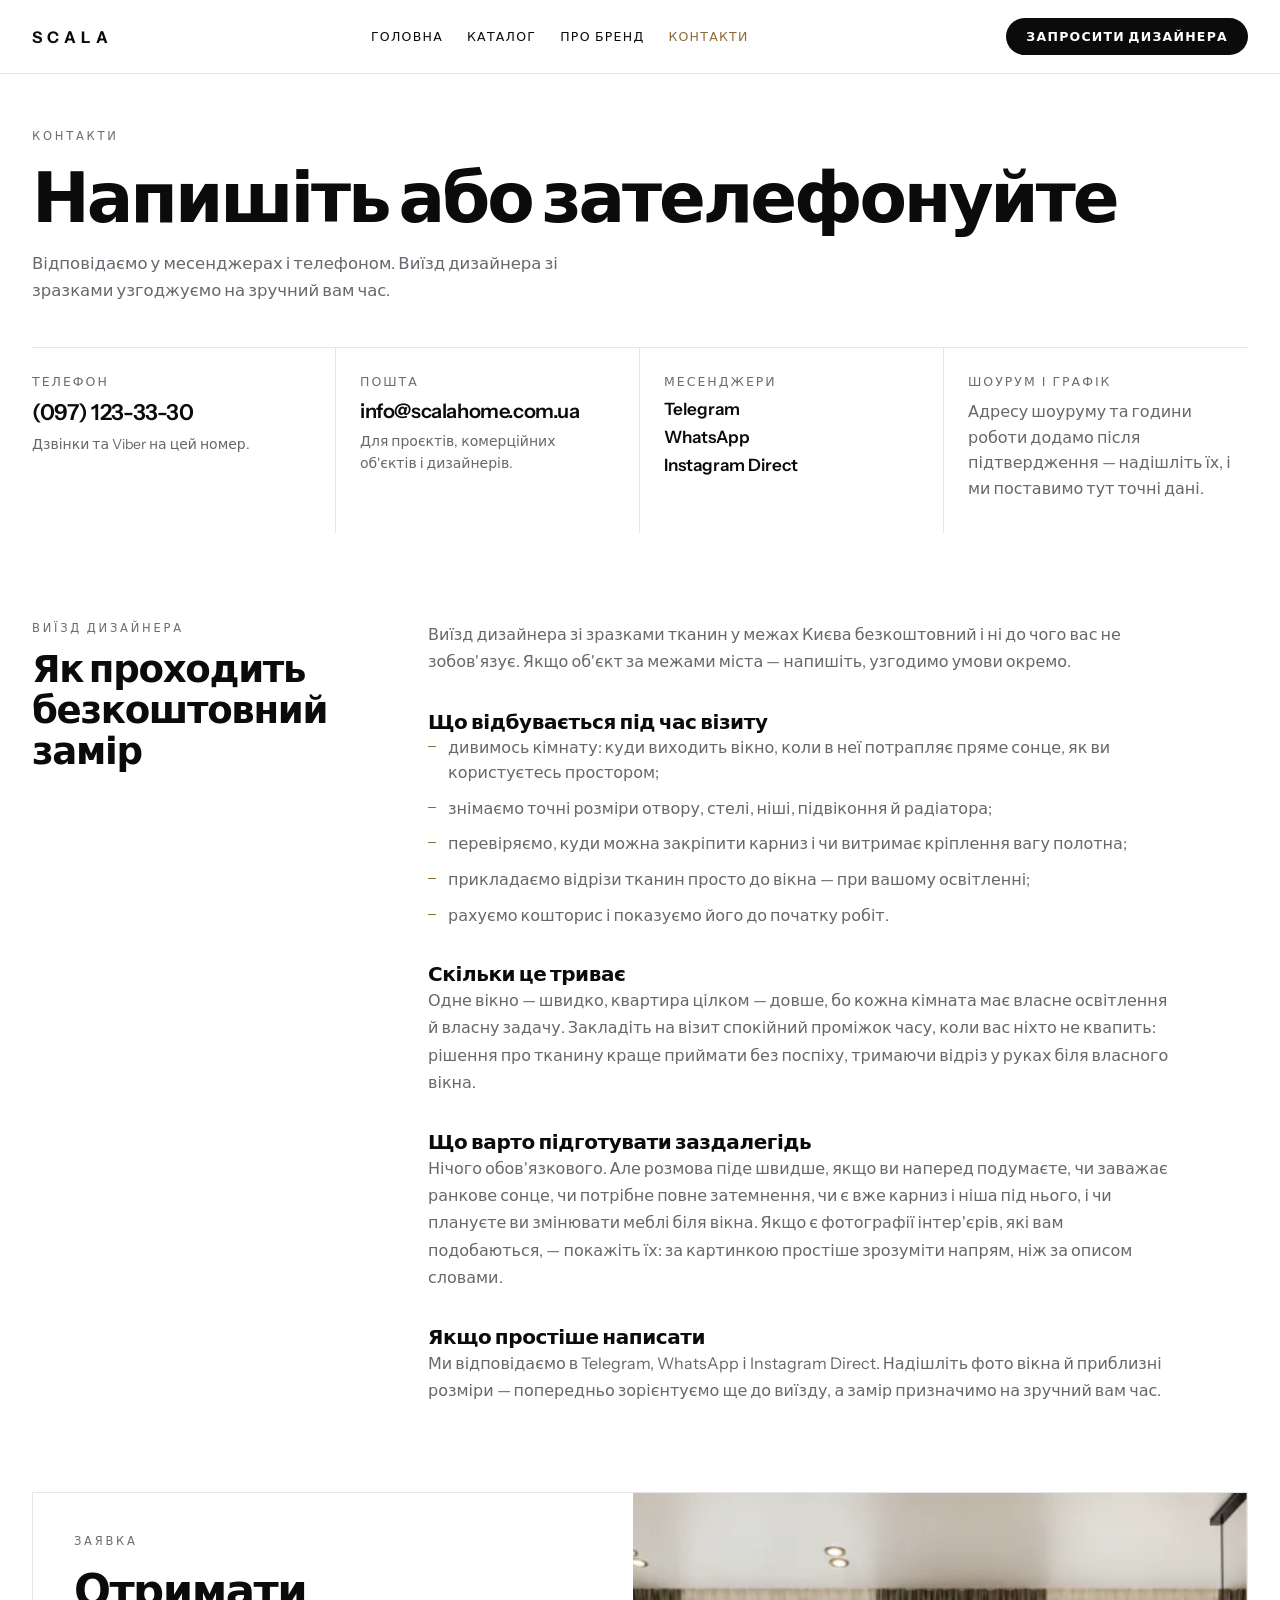
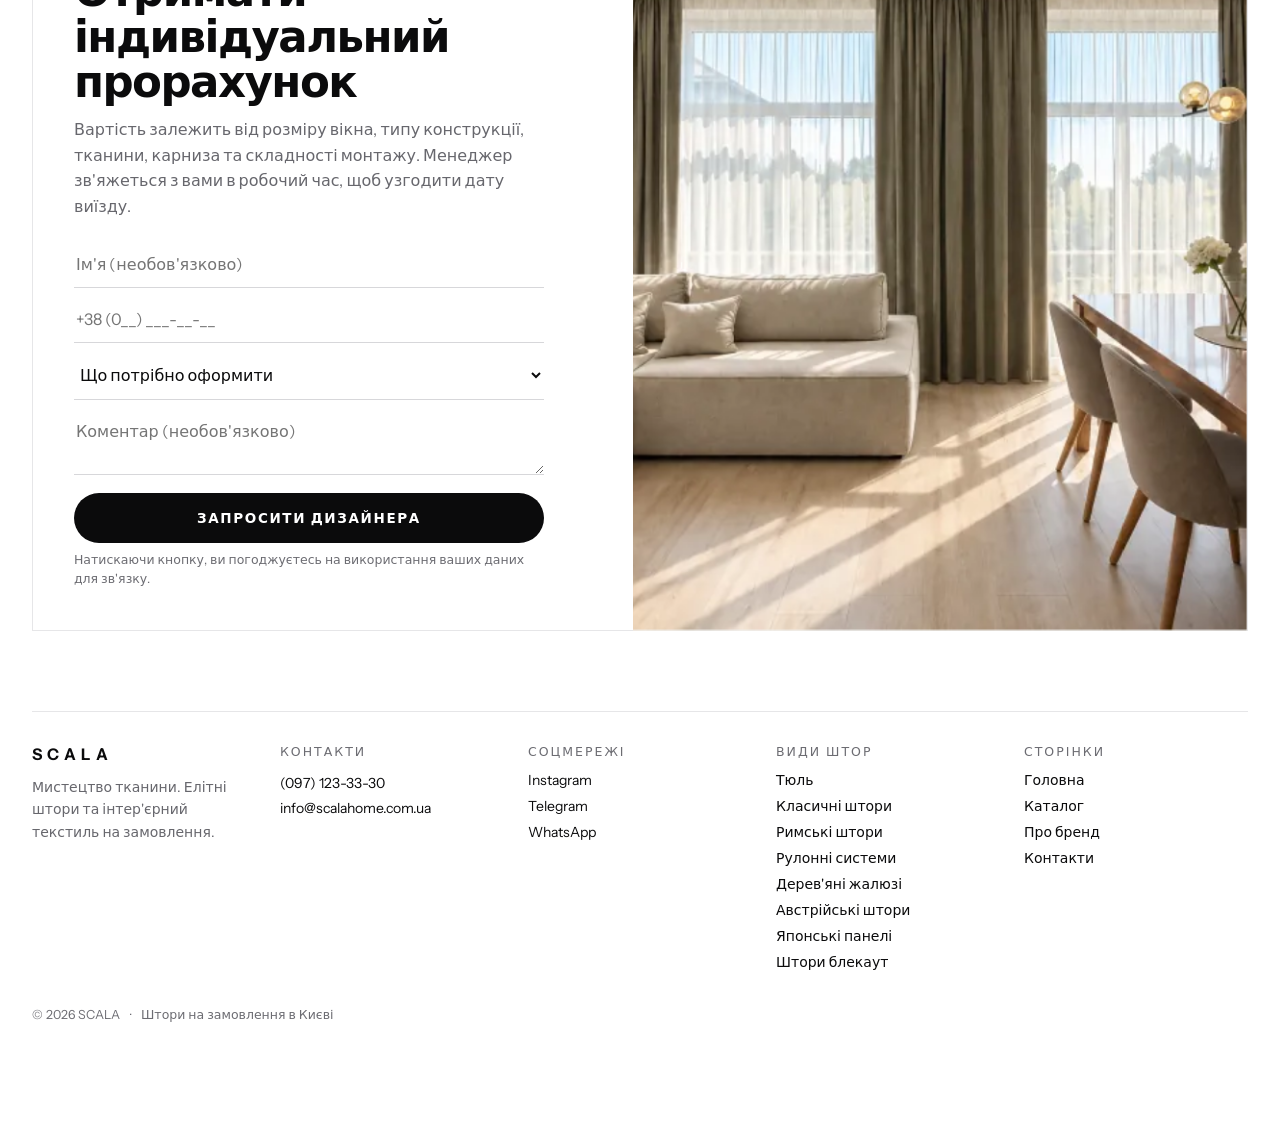
<file: contacts.html>
<!DOCTYPE html>
<html lang="uk">
<head>
<meta charset="utf-8" />
<meta name="viewport" content="width=device-width, initial-scale=1" />
<title>Контакти ательє штор SCALA у Києві — телефон і замовлення заміру</title>
<!-- ПРЕВʼЮ ДЛЯ РЕВІЗІЇ. Цей тег закриває збірку від пошукових систем,
     щоб вона не конкурувала з scalahome.com.ua як дубль.
     ПРИБРАТИ перед запуском у продакшн. -->
<meta name="robots" content="noindex, nofollow" />
<meta name="description" content="Зв'язатися зі SCALA: телефон (097) 123-33-30, пошта info@scalahome.com.ua, Telegram, WhatsApp, Instagram. Виїзд дизайнера зі зразками тканин у межах Києва." />
<link rel="canonical" href="https://scalahome.com.ua/contacts/" />
<meta property="og:type" content="website" />
<meta property="og:locale" content="uk_UA" />
<meta property="og:site_name" content="SCALA" />
<meta property="og:title" content="Контакти ательє штор SCALA у Києві" />
<meta property="og:description" content="Телефон, месенджери й заявка на безкоштовний виїзд дизайнера зі зразками тканин." />
<meta property="og:image" content="https://scalahome.com.ua/wp-content/themes/scala-atelier/assets/img/project-living.webp" />
<link rel="preconnect" href="https://fonts.googleapis.com" />
<link rel="preconnect" href="https://fonts.gstatic.com" crossorigin />
<link href="https://fonts.googleapis.com/css2?family=Instrument+Sans:ital,wght@0,400;0,500;0,600;0,700&display=swap" rel="stylesheet" />
<link rel="stylesheet" href="assets/css/main.css" />
</head>
<body>

<header class="hdr hdr--sticky">
  <div class="hdr__inner">
    <a href="index.html" class="logo">SCALA</a>
    <nav class="hdr__nav" aria-label="Головна навігація">
      <a href="index.html">Головна</a>
      <a href="catalog.html">Каталог</a>
      <a href="about.html">Про бренд</a>
      <a href="contacts.html" class="is-current" aria-current="page">Контакти</a>
    </nav>
    <a class="hdr__phone" href="tel:+380971233330">(097) 123-33-30</a>
    <a class="hdr__cta hdr__cta--filled" href="#form" data-lead-open="Хедер · Контакти">Запросити дизайнера</a>
    <button class="burger" data-menu-toggle aria-label="Меню" aria-controls="mmenu" aria-expanded="false">
      <span></span><span></span>
    </button>
  </div>
</header>

<!-- МОБІЛЬНЕ МЕНЮ -->
<div id="mmenu" class="mmenu">
  <div class="mmenu__top">
    <span class="logo">SCALA</span>
    <button class="mmenu__close" data-menu-toggle aria-label="Закрити">&times;</button>
  </div>
  <nav class="mmenu__nav" aria-label="Мобільна навігація">
    <a href="index.html">Головна</a>
    <a href="catalog.html">Каталог</a>
    <a href="about.html">Про бренд</a>
    <a href="contacts.html" class="is-current" aria-current="page">Контакти</a>
  </nav>
  <div class="mmenu__foot">
    <a class="mmenu__phone" href="tel:+380971233330">(097) 123-33-30</a>
    <a class="mmenu__cta" href="#form" data-lead-open="Мобільне меню · Контакти">Запросити дизайнера</a>
  </div>
</div>

<main>

<section class="section--sub">
  <div class="eyebrow eyebrow--plain">Контакти</div>
  <h1 class="h1-page">Напишіть або зателефонуйте</h1>
  <p class="lead">Відповідаємо у месенджерах і телефоном. Виїзд дизайнера зі зразками узгоджуємо на зручний вам час.</p>

  <div class="four-col contacts-grid">
    <div class="cell cell--steps">
      <div class="contacts__label">Телефон</div>
      <a class="contacts__value" href="tel:+380971233330">(097) 123-33-30</a>
      <div class="contacts__text">Дзвінки та Viber на цей номер.</div>
    </div>
    <div class="cell cell--steps">
      <div class="contacts__label">Пошта</div>
      <a class="contacts__value contacts__value--sm" href="mailto:info@scalahome.com.ua">info@scalahome.com.ua</a>
      <div class="contacts__text">Для проєктів, комерційних об'єктів і дизайнерів.</div>
    </div>
    <div class="cell cell--steps">
      <div class="contacts__label">Месенджери</div>
      <div class="contacts__msgs">
        <a href="https://t.me/ScalaHome" rel="noopener">Telegram</a>
        <a href="https://wa.me/qr/PTTFG72MUVOOD1" rel="noopener">WhatsApp</a>
        <a href="https://www.instagram.com/scala_home_" rel="noopener">Instagram Direct</a>
      </div>
    </div>
    <div class="cell cell--steps">
      <div class="contacts__label">Шоурум і графік</div>
      <!-- ПЛЕЙСХОЛДЕР: адреса й години роботи чекають підтвердження від клієнта -->
      <div class="contacts__hours">Адресу шоуруму та години роботи додамо після підтвердження — надішліть їх, і ми поставимо тут точні дані.</div>
    </div>
  </div>
</section>

<!-- ЗМІСТОВНИЙ ТЕКСТ -->
<section class="section--m88">
  <div class="prose-block">
    <div class="prose-block__aside">
      <div class="eyebrow eyebrow--plain">Виїзд дизайнера</div>
      <h2 class="prose-block__title">Як проходить безкоштовний замір</h2>
    </div>

    <div class="prose">
      <p>Виїзд дизайнера зі зразками тканин у межах Києва безкоштовний і ні до чого вас не зобов'язує. Якщо об'єкт за межами міста — напишіть, узгодимо умови окремо.</p>

      <h3>Що відбувається під час візиту</h3>
      <ul>
        <li>дивимось кімнату: куди виходить вікно, коли в неї потрапляє пряме сонце, як ви користуєтесь простором;</li>
        <li>знімаємо точні розміри отвору, стелі, ніші, підвіконня й радіатора;</li>
        <li>перевіряємо, куди можна закріпити карниз і чи витримає кріплення вагу полотна;</li>
        <li>прикладаємо відрізи тканин просто до вікна — при вашому освітленні;</li>
        <li>рахуємо кошторис і показуємо його до початку робіт.</li>
      </ul>

      <h3>Скільки це триває</h3>
      <p>Одне вікно — швидко, квартира цілком — довше, бо кожна кімната має власне освітлення й власну задачу. Закладіть на візит спокійний проміжок часу, коли вас ніхто не квапить: рішення про тканину краще приймати без поспіху, тримаючи відріз у руках біля власного вікна.</p>

      <h3>Що варто підготувати заздалегідь</h3>
      <p>Нічого обов'язкового. Але розмова піде швидше, якщо ви наперед подумаєте, чи заважає ранкове сонце, чи потрібне повне затемнення, чи є вже карниз і ніша під нього, і чи плануєте ви змінювати меблі біля вікна. Якщо є фотографії інтер'єрів, які вам подобаються, — покажіть їх: за картинкою простіше зрозуміти напрям, ніж за описом словами.</p>

      <h3>Якщо простіше написати</h3>
      <p>Ми відповідаємо в Telegram, WhatsApp і Instagram Direct. Надішліть фото вікна й приблизні розміри — попередньо зорієнтуємо ще до виїзду, а замір призначимо на зручний вам час.</p>
    </div>
  </div>
</section>

<section id="form" class="section--m88">
  <div class="request__box two-col">
    <div class="request__pane">
      <div class="eyebrow eyebrow--plain">Заявка</div>
      <h2 class="request__h2" style="font-size:clamp(28px,3.4vw,48px);line-height:1.05;margin-top:20px">Отримати індивідуальний прорахунок</h2>
      <p class="request__text" style="max-width:460px">Вартість залежить від розміру вікна, типу конструкції, тканини, карниза та складності монтажу. Менеджер зв'яжеться з вами в робочий час, щоб узгодити дату виїзду.</p>

      <form class="form" data-lead-form novalidate>
        <input type="hidden" name="source_label" value="Форма на сторінці контактів" />
        <label class="visually-hidden" for="lead-name">Ім'я</label>
        <input id="lead-name" name="name" placeholder="Ім'я (необов'язково)" autocomplete="given-name" />

        <label class="visually-hidden" for="lead-phone">Телефон</label>
        <input id="lead-phone" name="phone" type="tel" required placeholder="+38 (0__) ___-__-__" inputmode="tel" autocomplete="tel" />

        <label class="visually-hidden" for="lead-need">Що потрібно оформити</label>
        <select id="lead-need" name="need">
          <option value="">Що потрібно оформити</option>
          <option>Тюль</option>
          <option>Класичні штори</option>
          <option>Римські штори</option>
          <option>Дерев'яні жалюзі</option>
          <option>Рулонні системи</option>
          <option>Кілька вікон / вся квартира</option>
          <option>Комерційний простір</option>
          <option>Ще не визначився</option>
        </select>

        <label class="visually-hidden" for="lead-note">Коментар</label>
        <textarea id="lead-note" name="note" rows="2" placeholder="Коментар (необов'язково)"></textarea>

        <div class="form__hp" aria-hidden="true">
          <label>Не заповнюйте це поле<input type="text" name="website" tabindex="-1" autocomplete="off" /></label>
        </div>

        <button type="submit">Запросити дизайнера</button>
        <div class="form__error" role="alert"></div>
        <div class="form__consent">Натискаючи кнопку, ви погоджуєтесь на використання ваших даних для зв'язку.</div>
      </form>

      <div class="form-sent" data-lead-sent hidden>
        <div class="form-sent__title">Заявку прийнято</div>
        <div class="form-sent__text" data-thanks></div>
      </div>
    </div>

    <div class="request__photo">
      <img src="assets/img/project-living.webp"
           srcset="assets/img/project-living@0.5x.webp 724w, assets/img/project-living.webp 1448w"
           sizes="(max-width:760px) 100vw, 50vw" width="1448" height="1086"
           alt="Вітальня зі шторами Scala" loading="lazy" />
    </div>
  </div>
</section>

</main>

<footer class="footer footer--sub">
  <div class="footer__grid">
    <div>
      <div class="logo">SCALA</div>
      <div class="footer__brand-text">Мистецтво тканини. Елітні штори та інтер'єрний текстиль на замовлення.</div>
    </div>
    <div>
      <div class="footer__label">Контакти</div>
      <div class="footer__contacts">
        <a href="tel:+380971233330">(097) 123-33-30</a><br />
        <a href="mailto:info@scalahome.com.ua">info@scalahome.com.ua</a>
      </div>
    </div>
    <div>
      <div class="footer__label">Соцмережі</div>
      <div class="footer__links">
        <a href="https://www.instagram.com/scala_home_" rel="noopener">Instagram</a>
        <a href="https://t.me/ScalaHome" rel="noopener">Telegram</a>
        <a href="https://wa.me/qr/PTTFG72MUVOOD1" rel="noopener">WhatsApp</a>
      </div>
    </div>
    <div>
      <div class="footer__label">Види штор</div>
      <div class="footer__links">
        <a href="vydy-shtor/tyul.html">Тюль</a>
        <a href="vydy-shtor/portyery.html">Класичні штори</a>
        <a href="vydy-shtor/rymski-shtory.html">Римські штори</a>
        <a href="vydy-shtor/rulonni-shtory.html">Рулонні системи</a>
        <a href="vydy-shtor/zhalyuzi.html">Дерев'яні жалюзі</a>
        <a href="vydy-shtor/avstrijski-shtory.html">Австрійські штори</a>
        <a href="vydy-shtor/yaponski-paneli.html">Японські панелі</a>
        <a href="vydy-shtor/blekaut.html">Штори блекаут</a>
      </div>
    </div>
    <div>
      <div class="footer__label">Сторінки</div>
      <div class="footer__links">
        <a href="index.html">Головна</a>
        <a href="catalog.html">Каталог</a>
        <a href="about.html">Про бренд</a>
        <a href="contacts.html">Контакти</a>
      </div>
    </div>
  </div>
  <div class="footer__bottom">
    <span>© 2026 SCALA</span>
    <span>Штори на замовлення в Києві</span>
  </div>
  <div class="footer__spacer"></div>
</footer>

<!-- ЛИПКА ПАНЕЛЬ НА ТЕЛЕФОНІ. Головна дія завжди під великим пальцем. -->
<div class="mobile-bar">
  <a href="contacts.html" class="mobile-bar__cta" data-lead-open="Липка панель (моб.) · Контакти">Запросити дизайнера</a>
  <a href="tel:+380971233330" class="mobile-bar__call" aria-label="Подзвонити">&#9742;</a>
</div>

<!-- МОДАЛЬНЕ ВІКНО ЗАЯВКИ.
     Відкривається кнопкою на місці, а не переносить користувача вниз.
     У заявку записується джерело — видно, з якого блоку звернення. -->
<dialog id="lead-modal" class="modal" aria-labelledby="lead-modal-title">
  <div class="modal__box">
    <button type="button" class="modal__close" data-modal-close aria-label="Закрити">&times;</button>

    <div class="eyebrow eyebrow--plain">Заявка</div>
    <h2 class="modal__title" id="lead-modal-title">Запросити дизайнера зі зразками</h2>
    <p class="modal__text">Виїзд у межах Києва безкоштовний і ні до чого не зобовʼязує. Менеджер звʼяжеться з вами в робочий час, щоб узгодити зручну дату.</p>

    <form class="form" data-lead-form novalidate>
      <label class="visually-hidden" for="m-lead-name">Імʼя</label>
      <input id="m-lead-name" name="name" placeholder="Імʼя (необовʼязково)" autocomplete="given-name" />

      <label class="visually-hidden" for="m-lead-phone">Телефон</label>
      <input id="m-lead-phone" name="phone" type="tel" required placeholder="+38 (0__) ___-__-__" inputmode="tel" autocomplete="tel" />

      <label class="visually-hidden" for="m-lead-need">Що потрібно оформити</label>
      <select id="m-lead-need" name="need">
        <option value="">Що потрібно оформити</option>
        <option>Тюль</option>
        <option>Класичні штори</option>
        <option>Римські штори</option>
        <option>Дерев'яні жалюзі</option>
        <option>Рулонні системи</option>
        <option>Кілька вікон / вся квартира</option>
        <option>Комерційний простір</option>
        <option>Ще не визначився</option>
      </select>

      <label class="visually-hidden" for="m-lead-note">Коментар</label>
      <textarea id="m-lead-note" name="note" rows="2" placeholder="Коментар (необовʼязково)"></textarea>

      <div class="form__hp" aria-hidden="true">
        <label>Не заповнюйте це поле<input type="text" name="website" tabindex="-1" autocomplete="off" /></label>
      </div>

      <input type="hidden" name="source_label" value="" data-source-field />

      <button type="submit">Запросити дизайнера</button>
      <div class="form__error" role="alert"></div>
      <div class="form__consent">Натискаючи кнопку, ви погоджуєтесь на використання ваших даних для звʼязку.</div>
    </form>

    <div class="form-sent" data-lead-sent hidden>
      <div class="form-sent__title">Заявку прийнято</div>
      <div class="form-sent__text" data-thanks></div>
    </div>
  </div>
</dialog>

<script src="assets/js/main.js"></script>
</body>
</html>
</file>
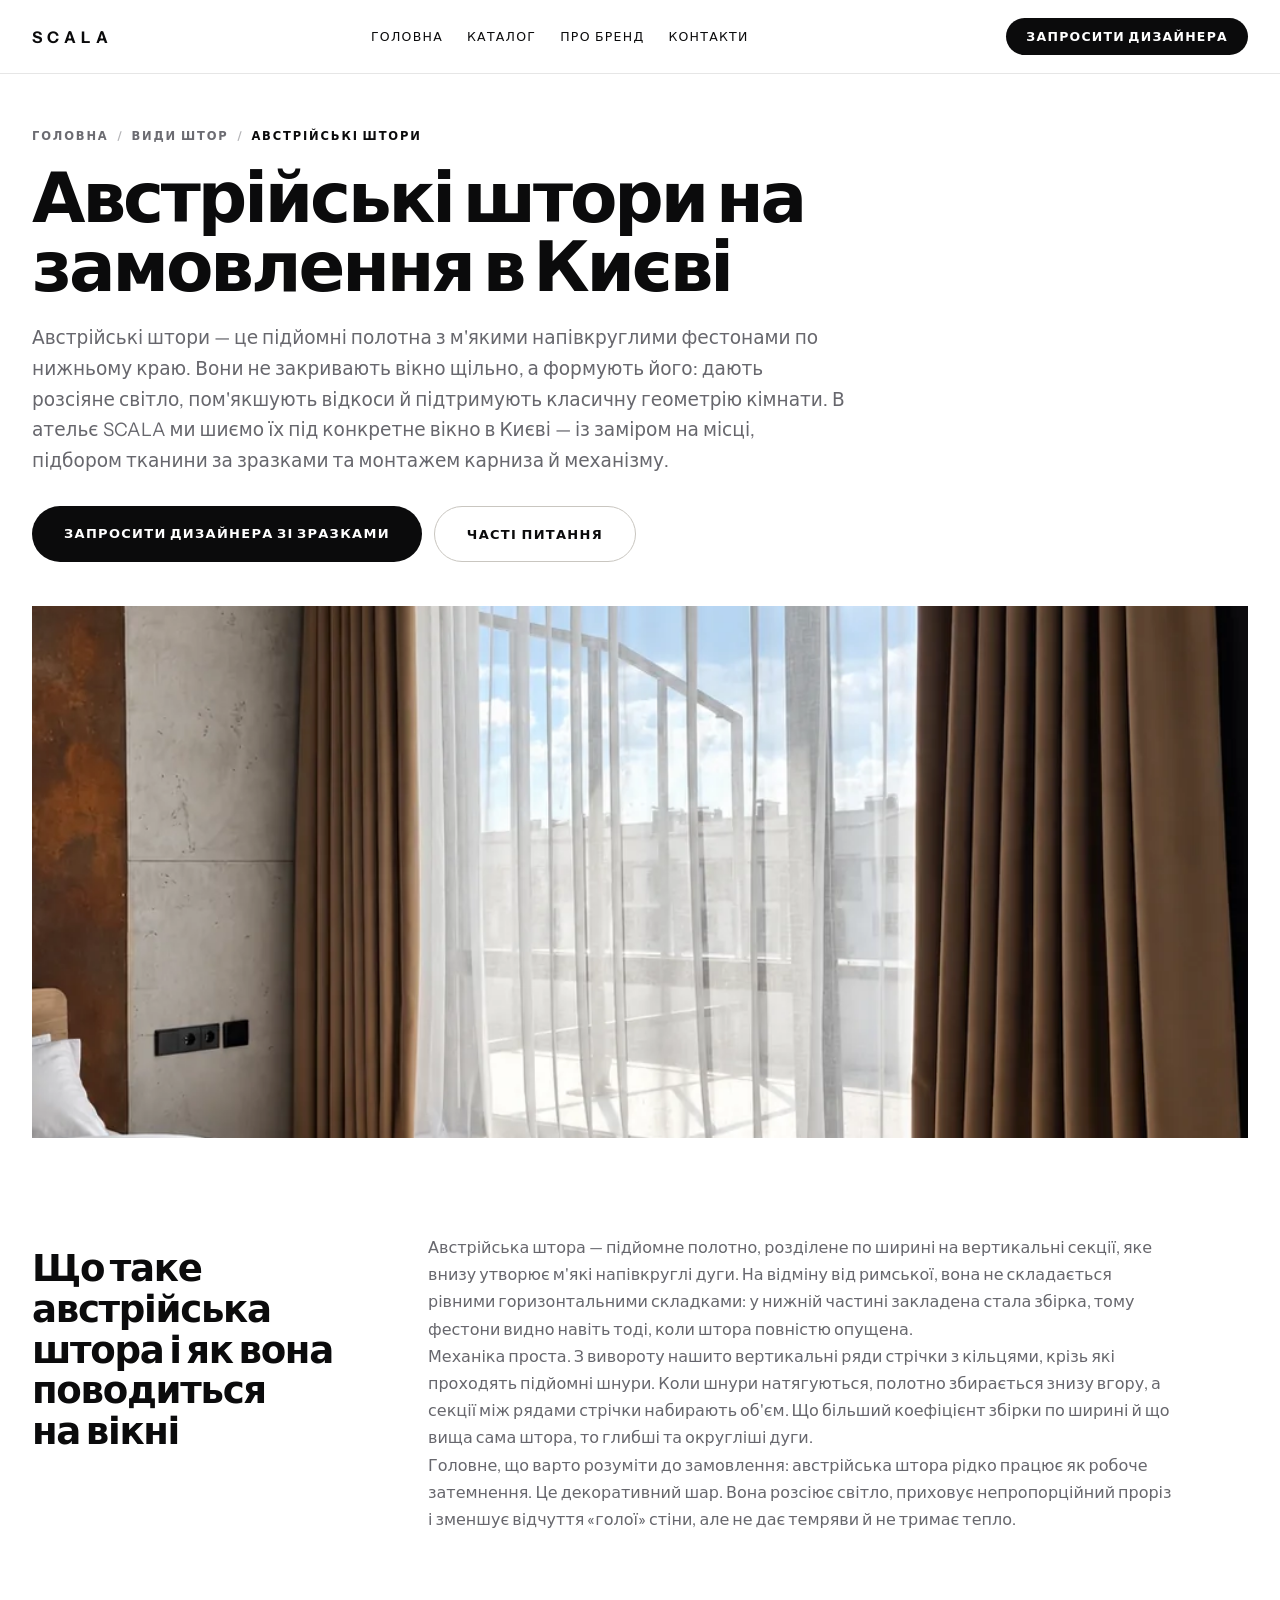
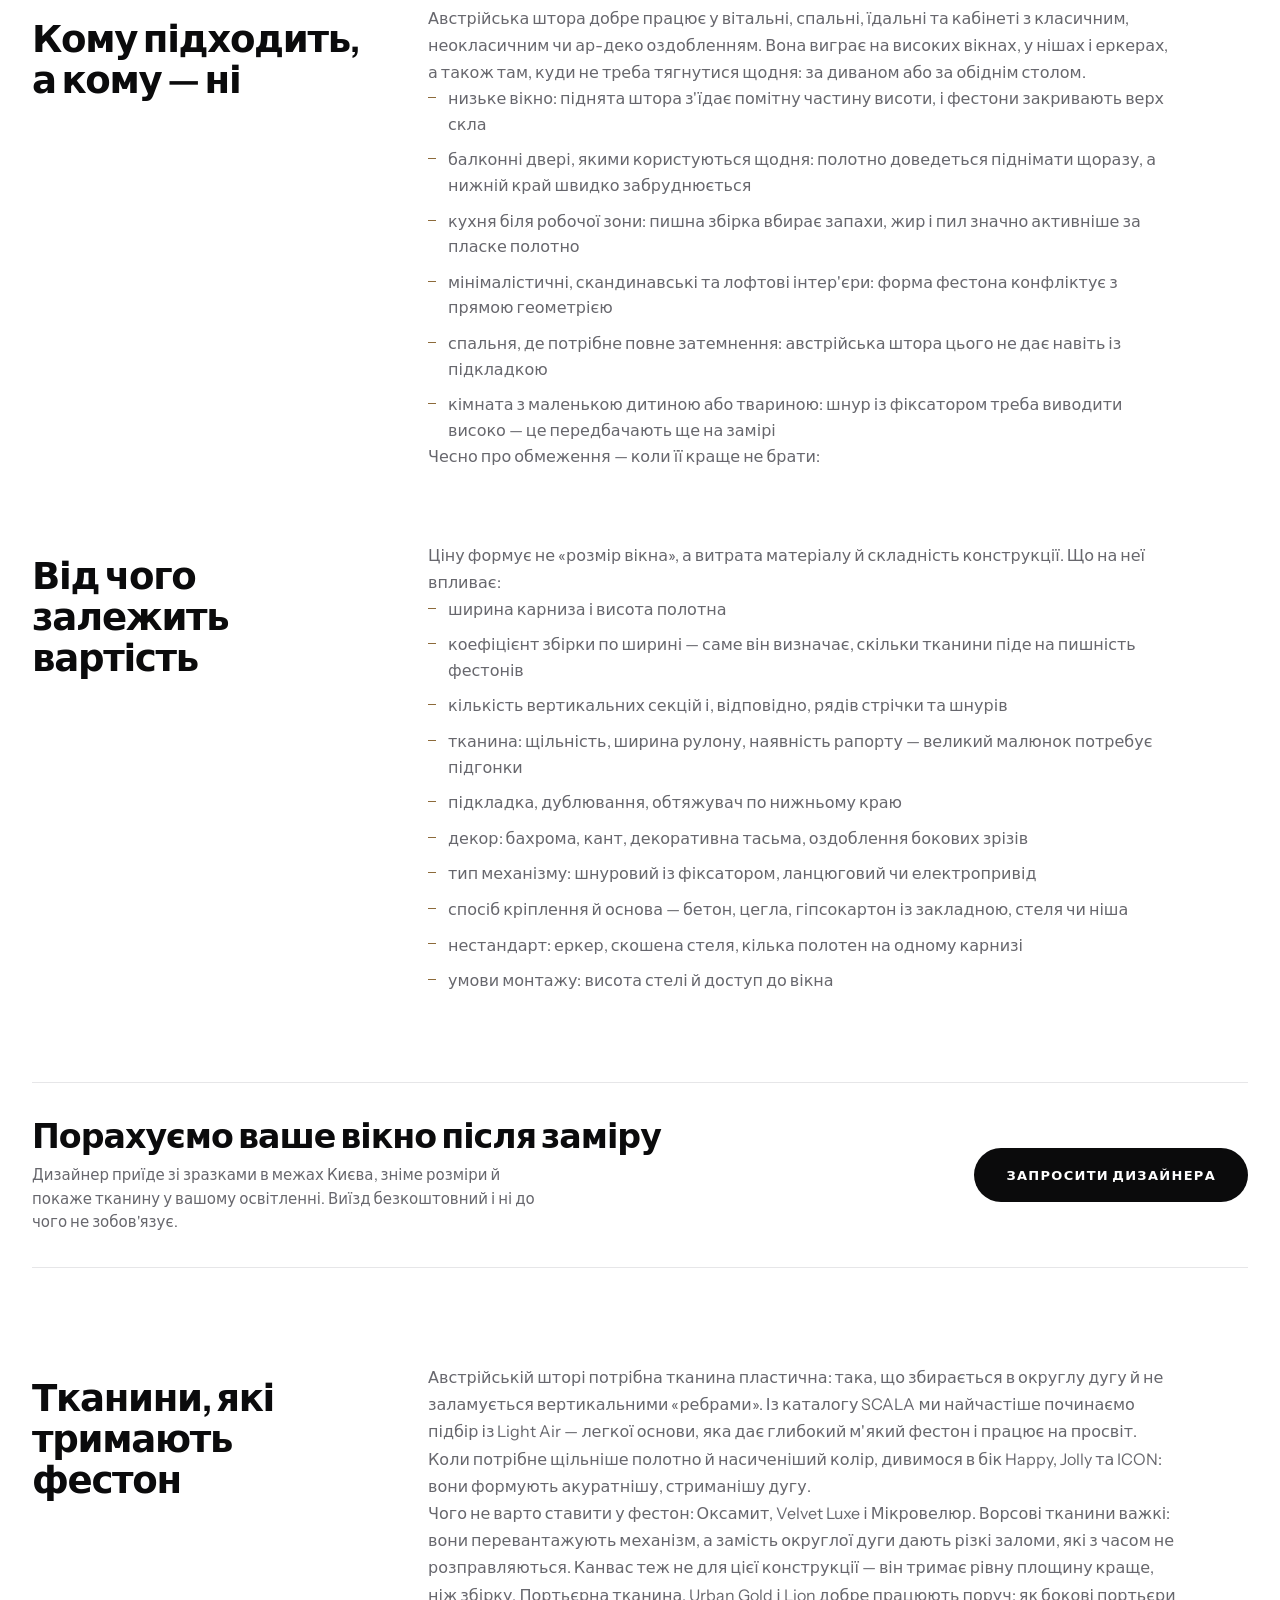
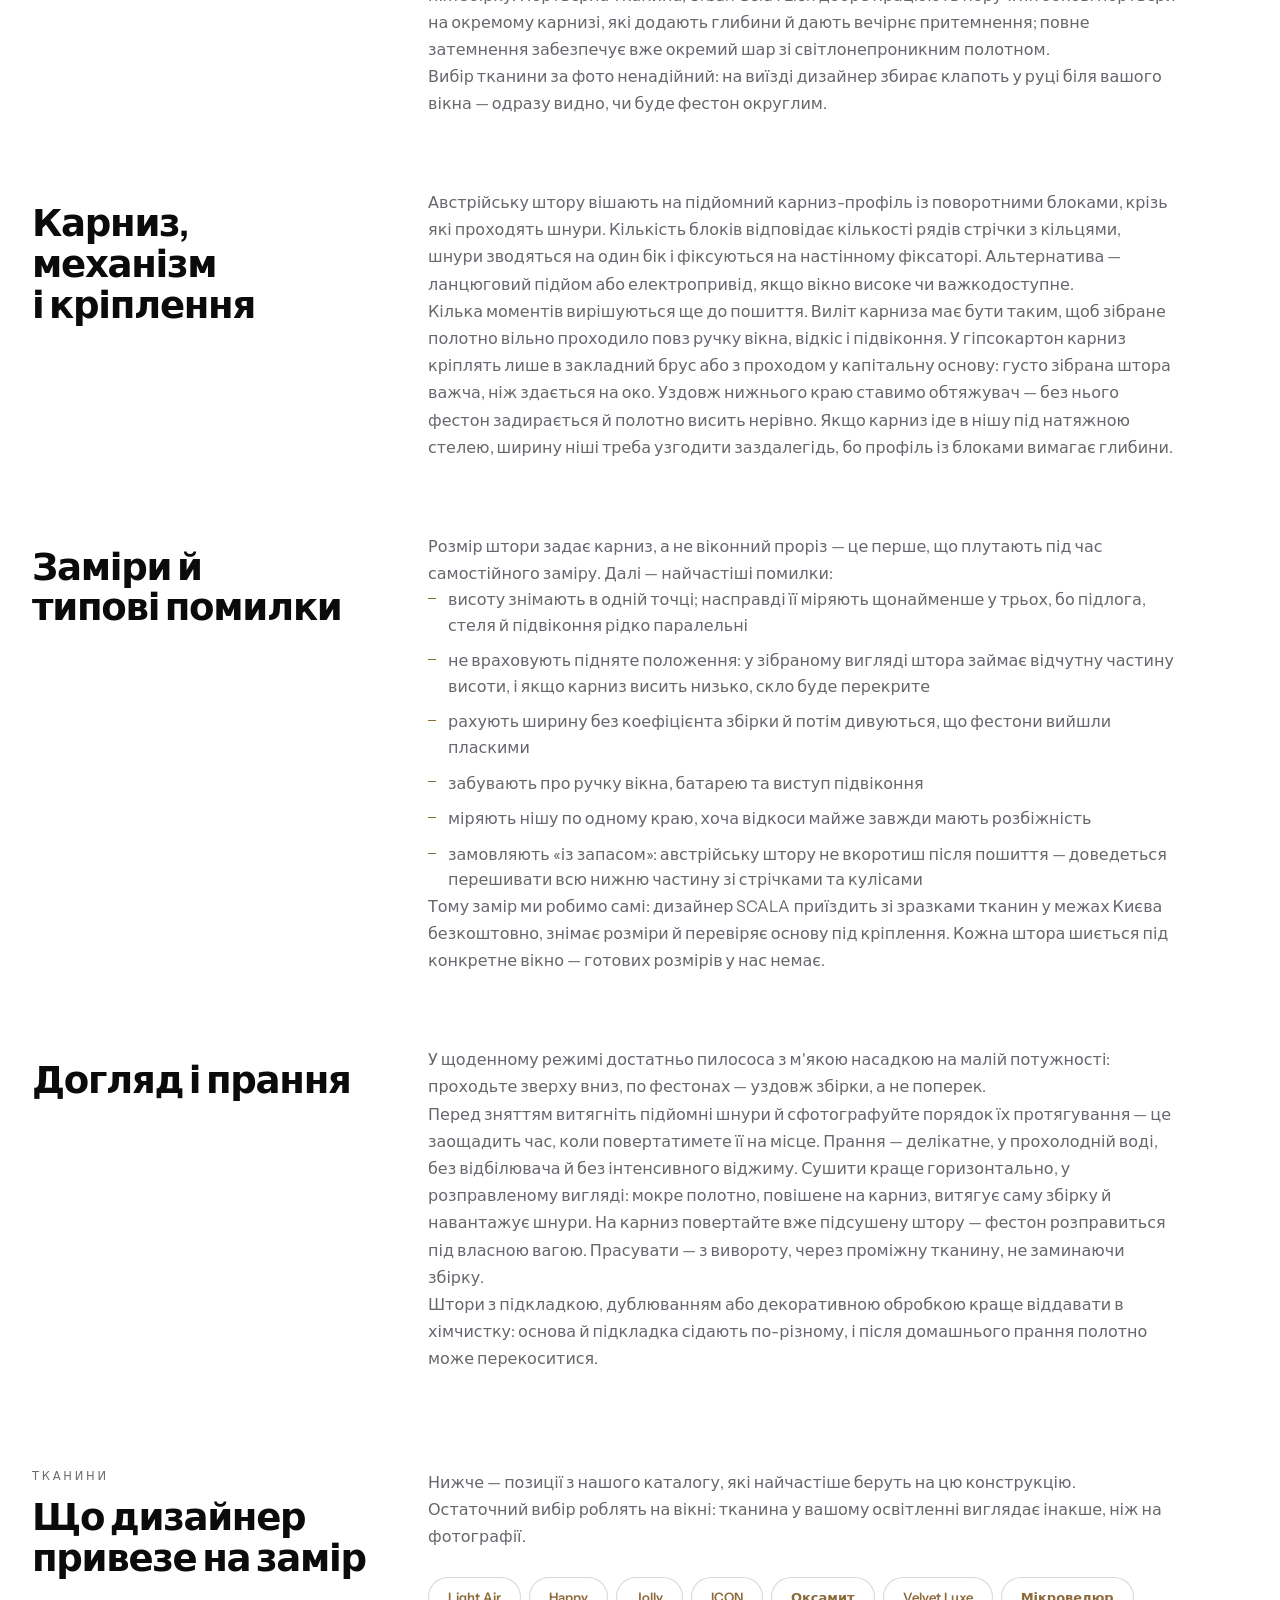
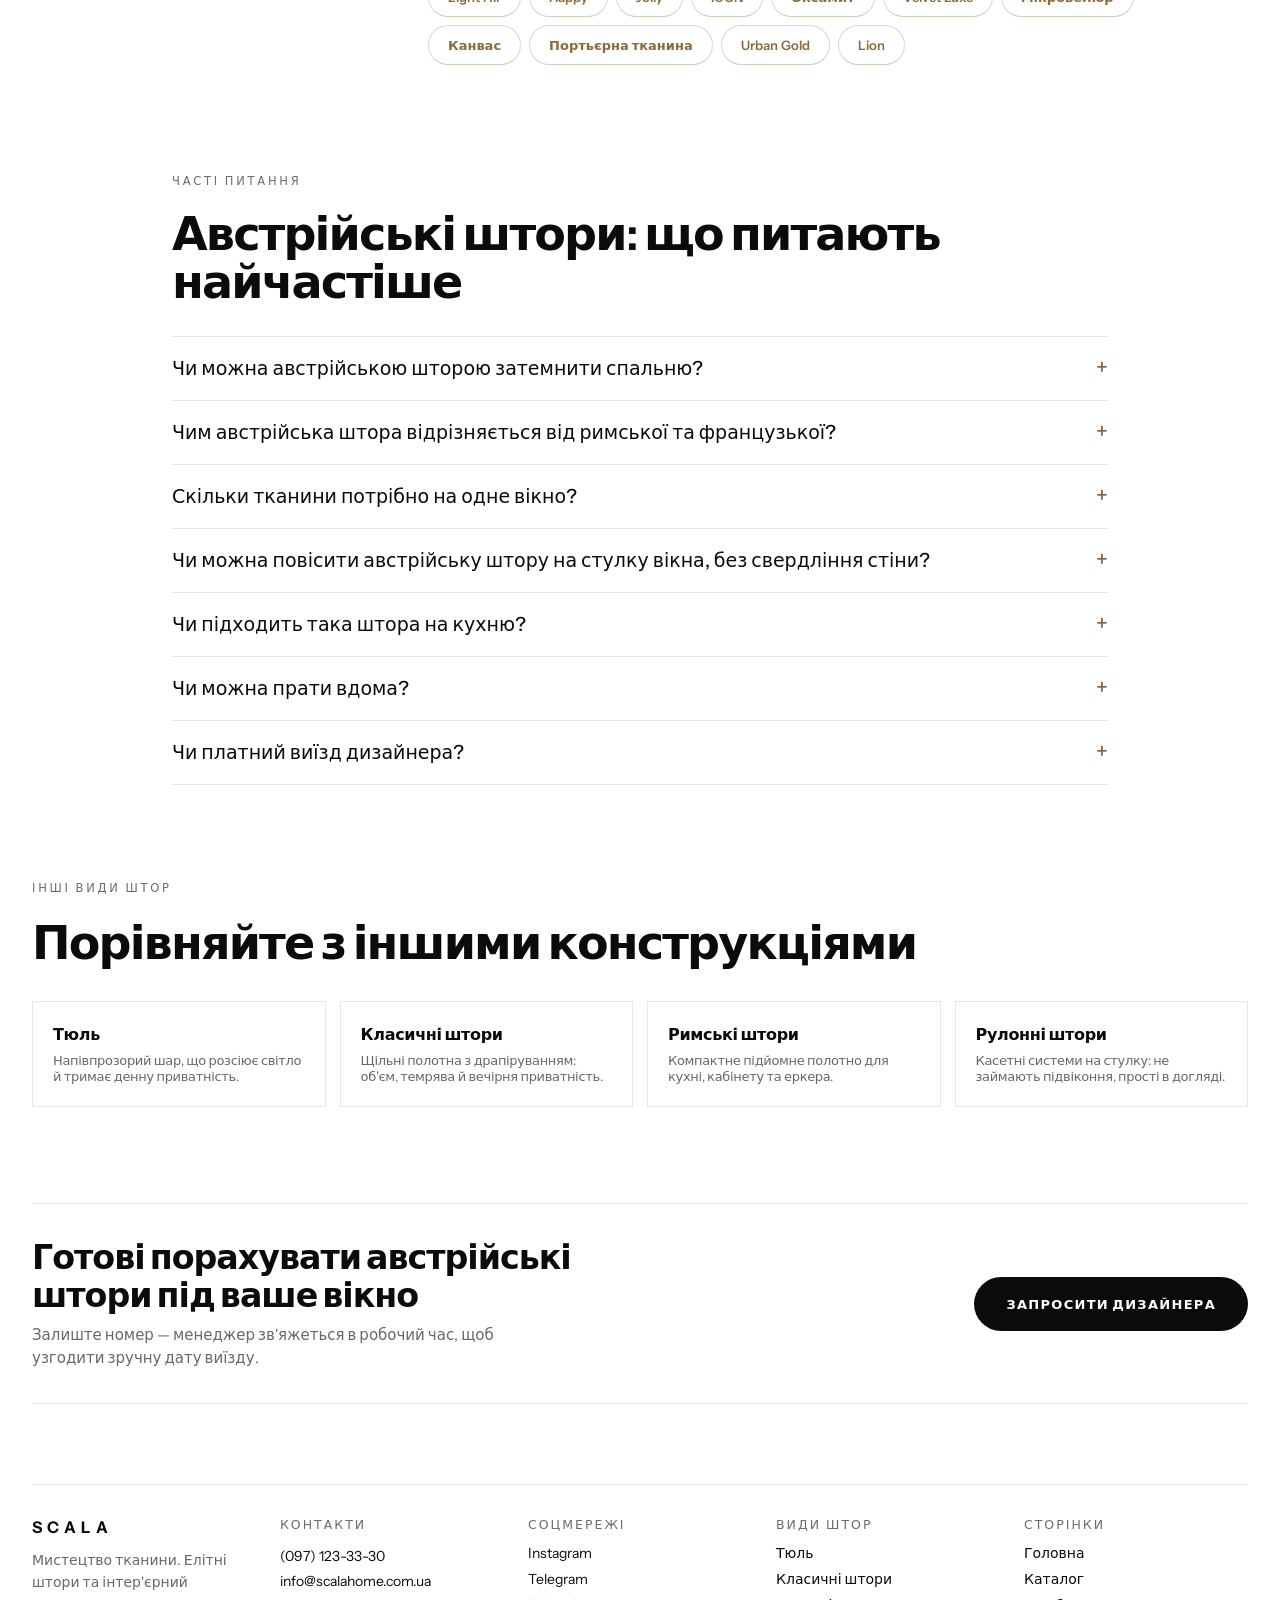
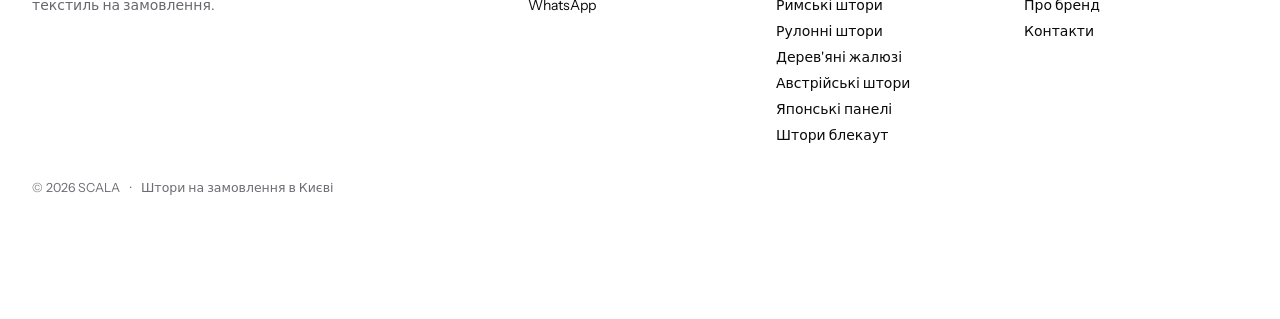
<file: vydy-shtor/avstrijski-shtory.html>
<!DOCTYPE html>
<html lang="uk">
<head>
<meta charset="utf-8" />
<meta name="viewport" content="width=device-width, initial-scale=1" />
<title>Австрійські штори на замовлення — ательє SCALA, Київ</title>
<!-- ПРЕВʼЮ ДЛЯ РЕВІЗІЇ. Цей тег закриває збірку від пошукових систем,
     щоб вона не конкурувала з scalahome.com.ua як дубль.
     ПРИБРАТИ перед запуском у продакшн. -->
<meta name="robots" content="noindex, nofollow" />
<meta name="description" content="Австрійські штори з м'якими фестонами на замовлення в Києві: підбір тканини за зразками, підйомний механізм, замір і монтаж під конкретне вікно від SCALA." />
<link rel="canonical" href="https://scalahome.com.ua/vydy-shtor/avstrijski-shtory/" />
<meta property="og:type" content="article" />
<meta property="og:locale" content="uk_UA" />
<meta property="og:site_name" content="SCALA" />
<meta property="og:title" content="Австрійські штори на замовлення в Києві" />
<meta property="og:description" content="Австрійські штори — це підйомні полотна з м'якими напівкруглими фестонами по нижньому краю. Вони не закривають вікно щільно, а формують його: дають розсіяне світло, пом'якшують від" />
<meta property="og:image" content="https://scalahome.com.ua/wp-content/themes/scala-atelier/assets/img/project-bedroom.webp" />
<link rel="preconnect" href="https://fonts.googleapis.com" />
<link rel="preconnect" href="https://fonts.gstatic.com" crossorigin />
<link href="https://fonts.googleapis.com/css2?family=Instrument+Sans:ital,wght@0,400;0,500;0,600;0,700&display=swap" rel="stylesheet" />
<link rel="stylesheet" href="../assets/css/main.css" />
</head>
<body>

<header class="hdr hdr--sticky">
  <div class="hdr__inner">
    <a href="../index.html" class="logo">SCALA</a>
    <nav class="hdr__nav" aria-label="Головна навігація">
      <a href="../index.html">Головна</a>
      <a href="../catalog.html">Каталог</a>
      <a href="../about.html">Про бренд</a>
      <a href="../contacts.html">Контакти</a>
    </nav>
    <a class="hdr__phone" href="tel:+380971233330">(097) 123-33-30</a>
    <a class="hdr__cta hdr__cta--filled" href="../contacts.html" data-lead-open="Хедер · Австрійські штори">Запросити дизайнера</a>
    <button class="burger" data-menu-toggle aria-label="Меню" aria-controls="mmenu" aria-expanded="false">
      <span></span><span></span>
    </button>
  </div>
</header>

<!-- МОБІЛЬНЕ МЕНЮ -->
<div id="mmenu" class="mmenu">
  <div class="mmenu__top">
    <span class="logo">SCALA</span>
    <button class="mmenu__close" data-menu-toggle aria-label="Закрити">&times;</button>
  </div>
  <nav class="mmenu__nav" aria-label="Мобільна навігація">
    <a href="../index.html">Головна</a>
    <a href="../catalog.html">Каталог</a>
    <a href="../about.html">Про бренд</a>
    <a href="../contacts.html">Контакти</a>
  </nav>
  <div class="mmenu__foot">
    <a class="mmenu__phone" href="tel:+380971233330">(097) 123-33-30</a>
    <a class="mmenu__cta" href="../contacts.html" data-lead-open="Мобільне меню · Австрійські штори">Запросити дизайнера</a>
  </div>
</div>

<main>

<section class="section--sub">
  <nav class="crumbs" aria-label="Хлібні крихти">
    <a href="../index.html">Головна</a>
    <span class="crumbs__sep">/</span>
    <a href="../catalog.html">Види штор</a>
    <span class="crumbs__sep">/</span>
    <span aria-current="page">Австрійські штори</span>
  </nav>
  <h1 class="h1-page balance" style="max-width:1000px">Австрійські штори на замовлення в Києві</h1>
  <p class="tp__lead pretty">Австрійські штори — це підйомні полотна з м'якими напівкруглими фестонами по нижньому краю. Вони не закривають вікно щільно, а формують його: дають розсіяне світло, пом'якшують відкоси й підтримують класичну геометрію кімнати. В ательє SCALA ми шиємо їх під конкретне вікно в Києві — із заміром на місці, підбором тканини за зразками та монтажем карниза й механізму.</p>
  <div class="tp__cta">
    <a href="../contacts.html" class="btn btn--dark" data-lead-open="Австрійські штори · верх сторінки">Запросити дизайнера зі зразками</a>
    <a href="#faq" class="btn btn--outline">Часті питання</a>
  </div>
</section>

<section class="section--m44">
  <div class="tp__hero">
    <img src="../assets/img/project-bedroom.webp"
         srcset="../assets/img/project-bedroom@0.5x.webp 543w, ../assets/img/project-bedroom.webp 1086w"
         sizes="100vw" width="1086" height="1448" alt="Австрійські штори у спальні — Scala" class="parallax" />
  </div>
</section>

<section class="section--m96">
  <div class="tp__blocks">
    <div class="prose-block">
      <div class="prose-block__aside">
        <h2 class="prose-block__title">Що таке австрійська штора і як вона поводиться на вікні</h2>
      </div>
      <div class="prose">
        <p>Австрійська штора — підйомне полотно, розділене по ширині на вертикальні секції, яке внизу утворює м'які напівкруглі дуги. На відміну від римської, вона не складається рівними горизонтальними складками: у нижній частині закладена стала збірка, тому фестони видно навіть тоді, коли штора повністю опущена.</p>
        <p>Механіка проста. З вивороту нашито вертикальні ряди стрічки з кільцями, крізь які проходять підйомні шнури. Коли шнури натягуються, полотно збирається знизу вгору, а секції між рядами стрічки набирають об'єм. Що більший коефіцієнт збірки по ширині й що вища сама штора, то глибші та округліші дуги.</p>
        <p>Головне, що варто розуміти до замовлення: австрійська штора рідко працює як робоче затемнення. Це декоративний шар. Вона розсіює світло, приховує непропорційний проріз і зменшує відчуття «голої» стіни, але не дає темряви й не тримає тепло.</p>
      </div>
    </div>

    <div class="prose-block">
      <div class="prose-block__aside">
        <h2 class="prose-block__title">Кому підходить, а кому — ні</h2>
      </div>
      <div class="prose">
        <p>Австрійська штора добре працює у вітальні, спальні, їдальні та кабінеті з класичним, неокласичним чи ар-деко оздобленням. Вона виграє на високих вікнах, у нішах і еркерах, а також там, куди не треба тягнутися щодня: за диваном або за обіднім столом.</p>
        <ul>
          <li>низьке вікно: піднята штора з'їдає помітну частину висоти, і фестони закривають верх скла</li>
          <li>балконні двері, якими користуються щодня: полотно доведеться піднімати щоразу, а нижній край швидко забруднюється</li>
          <li>кухня біля робочої зони: пишна збірка вбирає запахи, жир і пил значно активніше за пласке полотно</li>
          <li>мінімалістичні, скандинавські та лофтові інтер'єри: форма фестона конфліктує з прямою геометрією</li>
          <li>спальня, де потрібне повне затемнення: австрійська штора цього не дає навіть із підкладкою</li>
          <li>кімната з маленькою дитиною або твариною: шнур із фіксатором треба виводити високо — це передбачають ще на замірі</li>
        </ul>
        <p>Чесно про обмеження — коли її краще не брати:</p>
      </div>
    </div>

    <div class="prose-block">
      <div class="prose-block__aside">
        <h2 class="prose-block__title">Від чого залежить вартість</h2>
      </div>
      <div class="prose">
        <p>Ціну формує не «розмір вікна», а витрата матеріалу й складність конструкції. Що на неї впливає:</p>
        <ul>
          <li>ширина карниза і висота полотна</li>
          <li>коефіцієнт збірки по ширині — саме він визначає, скільки тканини піде на пишність фестонів</li>
          <li>кількість вертикальних секцій і, відповідно, рядів стрічки та шнурів</li>
          <li>тканина: щільність, ширина рулону, наявність рапорту — великий малюнок потребує підгонки</li>
          <li>підкладка, дублювання, обтяжувач по нижньому краю</li>
          <li>декор: бахрома, кант, декоративна тасьма, оздоблення бокових зрізів</li>
          <li>тип механізму: шнуровий із фіксатором, ланцюговий чи електропривід</li>
          <li>спосіб кріплення й основа — бетон, цегла, гіпсокартон із закладною, стеля чи ніша</li>
          <li>нестандарт: еркер, скошена стеля, кілька полотен на одному карнизі</li>
          <li>умови монтажу: висота стелі й доступ до вікна</li>
        </ul>
      </div>
    </div>
  </div>
</section>

<section class="section--m88">
  <div class="ctabar">
    <div>
      <div class="ctabar__title">Порахуємо ваше вікно після заміру</div>
      <div class="ctabar__text">Дизайнер приїде зі зразками в межах Києва, зніме розміри й покаже тканину у вашому освітленні. Виїзд безкоштовний і ні до чого не зобов'язує.</div>
    </div>
    <a href="../contacts.html" class="btn btn--dark" data-lead-open="Австрійські штори · смуга в тексті">Запросити дизайнера</a>
  </div>
</section>

<section class="section--m96">
  <div class="tp__blocks">
    <div class="prose-block">
      <div class="prose-block__aside">
        <h2 class="prose-block__title">Тканини, які тримають фестон</h2>
      </div>
      <div class="prose">
        <p>Австрійській шторі потрібна тканина пластична: така, що збирається в округлу дугу й не заламується вертикальними «ребрами». Із каталогу SCALA ми найчастіше починаємо підбір із Light Air — легкої основи, яка дає глибокий м'який фестон і працює на просвіт. Коли потрібне щільніше полотно й насиченіший колір, дивимося в бік Happy, Jolly та ICON: вони формують акуратнішу, стриманішу дугу.</p>
        <p>Чого не варто ставити у фестон: Оксамит, Velvet Luxe і Мікровелюр. Ворсові тканини важкі: вони перевантажують механізм, а замість округлої дуги дають різкі заломи, які з часом не розправляються. Канвас теж не для цієї конструкції — він тримає рівну площину краще, ніж збірку. Портьєрна тканина, Urban Gold і Lion добре працюють поруч: як бокові портьєри на окремому карнизі, які додають глибини й дають вечірнє притемнення; повне затемнення забезпечує вже окремий шар зі світлонепроникним полотном.</p>
        <p>Вибір тканини за фото ненадійний: на виїзді дизайнер збирає клапоть у руці біля вашого вікна — одразу видно, чи буде фестон округлим.</p>
      </div>
    </div>

    <div class="prose-block">
      <div class="prose-block__aside">
        <h2 class="prose-block__title">Карниз, механізм і кріплення</h2>
      </div>
      <div class="prose">
        <p>Австрійську штору вішають на підйомний карниз-профіль із поворотними блоками, крізь які проходять шнури. Кількість блоків відповідає кількості рядів стрічки з кільцями, шнури зводяться на один бік і фіксуються на настінному фіксаторі. Альтернатива — ланцюговий підйом або електропривід, якщо вікно високе чи важкодоступне.</p>
        <p>Кілька моментів вирішуються ще до пошиття. Виліт карниза має бути таким, щоб зібране полотно вільно проходило повз ручку вікна, відкіс і підвіконня. У гіпсокартон карниз кріплять лише в закладний брус або з проходом у капітальну основу: густо зібрана штора важча, ніж здається на око. Уздовж нижнього краю ставимо обтяжувач — без нього фестон задирається й полотно висить нерівно. Якщо карниз іде в нішу під натяжною стелею, ширину ніші треба узгодити заздалегідь, бо профіль із блоками вимагає глибини.</p>
      </div>
    </div>

    <div class="prose-block">
      <div class="prose-block__aside">
        <h2 class="prose-block__title">Заміри й типові помилки</h2>
      </div>
      <div class="prose">
        <p>Розмір штори задає карниз, а не віконний проріз — це перше, що плутають під час самостійного заміру. Далі — найчастіші помилки:</p>
        <ul>
          <li>висоту знімають в одній точці; насправді її міряють щонайменше у трьох, бо підлога, стеля й підвіконня рідко паралельні</li>
          <li>не враховують підняте положення: у зібраному вигляді штора займає відчутну частину висоти, і якщо карниз висить низько, скло буде перекрите</li>
          <li>рахують ширину без коефіцієнта збірки й потім дивуються, що фестони вийшли пласкими</li>
          <li>забувають про ручку вікна, батарею та виступ підвіконня</li>
          <li>міряють нішу по одному краю, хоча відкоси майже завжди мають розбіжність</li>
          <li>замовляють «із запасом»: австрійську штору не вкоротиш після пошиття — доведеться перешивати всю нижню частину зі стрічками та кулісами</li>
        </ul>
        <p>Тому замір ми робимо самі: дизайнер SCALA приїздить зі зразками тканин у межах Києва безкоштовно, знімає розміри й перевіряє основу під кріплення. Кожна штора шиється під конкретне вікно — готових розмірів у нас немає.</p>
      </div>
    </div>

    <div class="prose-block">
      <div class="prose-block__aside">
        <h2 class="prose-block__title">Догляд і прання</h2>
      </div>
      <div class="prose">
        <p>У щоденному режимі достатньо пилососа з м'якою насадкою на малій потужності: проходьте зверху вниз, по фестонах — уздовж збірки, а не поперек.</p>
        <p>Перед зняттям витягніть підйомні шнури й сфотографуйте порядок їх протягування — це заощадить час, коли повертатимете її на місце. Прання — делікатне, у прохолодній воді, без відбілювача й без інтенсивного віджиму. Сушити краще горизонтально, у розправленому вигляді: мокре полотно, повішене на карниз, витягує саму збірку й навантажує шнури. На карниз повертайте вже підсушену штору — фестон розправиться під власною вагою. Прасувати — з вивороту, через проміжну тканину, не заминаючи збірку.</p>
        <p>Штори з підкладкою, дублюванням або декоративною обробкою краще віддавати в хімчистку: основа й підкладка сідають по-різному, і після домашнього прання полотно може перекоситися.</p>
      </div>
    </div>
  </div>
</section>

<section class="section--m96">
  <div class="prose-block">
    <div class="prose-block__aside">
      <div class="eyebrow eyebrow--plain">Тканини</div>
      <h2 class="prose-block__title">Що дизайнер привезе на замір</h2>
    </div>
    <div class="prose">
      <p>Нижче — позиції з нашого каталогу, які найчастіше беруть на цю конструкцію. Остаточний вибір роблять на вікні: тканина у вашому освітленні виглядає інакше, ніж на фотографії.</p>
      <div class="tp__fabrics">
      <a class="tp__fab" href="../catalog.html">Light Air</a>
      <a class="tp__fab" href="../catalog.html">Happy</a>
      <a class="tp__fab" href="../catalog.html">Jolly</a>
      <a class="tp__fab" href="../catalog.html">ICON</a>
      <a class="tp__fab" href="../catalog.html">Оксамит</a>
      <a class="tp__fab" href="../catalog.html">Velvet Luxe</a>
      <a class="tp__fab" href="../catalog.html">Мікровелюр</a>
      <a class="tp__fab" href="../catalog.html">Канвас</a>
      <a class="tp__fab" href="../catalog.html">Портьєрна тканина</a>
      <a class="tp__fab" href="../catalog.html">Urban Gold</a>
      <a class="tp__fab" href="../catalog.html">Lion</a>
      </div>
    </div>
  </div>
</section>

<section id="faq" class="section section--narrow">
  <div class="eyebrow eyebrow--plain">Часті питання</div>
  <h2 class="h2-section faq__h2">Австрійські штори: що питають найчастіше</h2>

  <details class="faq-item">
    <summary>Чи можна австрійською шторою затемнити спальню?<span class="f-plus">+</span></summary>
    <div class="faq-item__a">Ні. Навіть із підкладкою вона розсіює світло, а не блокує його, і по боках завжди залишаються просвіти. Для сну її комбінують: рулонна або римська штора зі світлонепроникним полотном у проріз, а австрійська — зверху, як декоративний шар.</div>
  </details>
  <details class="faq-item">
    <summary>Чим австрійська штора відрізняється від римської та французької?<span class="f-plus">+</span></summary>
    <div class="faq-item__a">Римська в опущеному стані — рівне пласке полотно, а горизонтальні складки утворюються лише під час підйому. Австрійська має сталу збірку внизу, тому фестони видно завжди. Французька зібрана фестонами по всій висоті й зазвичай не піднімається взагалі.</div>
  </details>
  <details class="faq-item">
    <summary>Скільки тканини потрібно на одне вікно?<span class="f-plus">+</span></summary>
    <div class="faq-item__a">Точна витрата рахується після заміру. На неї впливають ширина карниза, коефіцієнт збірки, висота полотна, ширина рулону тканини та рапорт малюнка. Тому ми не називаємо метраж «на око» — помилка тут коштує цілого відрізу.</div>
  </details>
  <details class="faq-item">
    <summary>Чи можна повісити австрійську штору на стулку вікна, без свердління стіни?<span class="f-plus">+</span></summary>
    <div class="faq-item__a">Ні. Конструкції потрібен підйомний карниз із блоками, який кріплять до стіни, стелі або в нішу. Зібране полотно має об'єм, і якщо кріпити його на стулку, воно впиратиметься у відкіс і ручку.</div>
  </details>
  <details class="faq-item">
    <summary>Чи підходить така штора на кухню?<span class="f-plus">+</span></summary>
    <div class="faq-item__a">В обідній зоні — так, якщо вікно далеко від плити. Над робочою поверхнею — ні: густа збірка тримає жир і запахи, а знімати й прати таке полотно доведеться значно частіше, ніж пласке.</div>
  </details>
  <details class="faq-item">
    <summary>Чи можна прати вдома?<span class="f-plus">+</span></summary>
    <div class="faq-item__a">Тканини без підкладки й декоративної обробки зазвичай так, у делікатному режимі, без віджиму, із сушінням у розправленому вигляді. Полотна з підкладкою, дублюванням, бахромою чи кантом надійніше віддати в хімчистку. Точний режим ми пишемо у рекомендаціях до конкретної тканини.</div>
  </details>
  <details class="faq-item">
    <summary>Чи платний виїзд дизайнера?<span class="f-plus">+</span></summary>
    <div class="faq-item__a">У межах Києва виїзд зі зразками безкоштовний. Дизайнер знімає розміри, показує тканини біля вашого вікна та перевіряє основу під кріплення карниза.</div>
  </details>
</section>

<section class="section--m96">
  <div class="eyebrow eyebrow--plain">Інші види штор</div>
  <h2 class="h2-section">Порівняйте з іншими конструкціями</h2>
  <div class="tp__more">
    <a href="tyul.html">Тюль<span>Напівпрозорий шар, що розсіює світло й тримає денну приватність.</span></a>
    <a href="portyery.html">Класичні штори<span>Щільні полотна з драпіруванням: об'єм, темрява й вечірня приватність.</span></a>
    <a href="rymski-shtory.html">Римські штори<span>Компактне підйомне полотно для кухні, кабінету та еркера.</span></a>
    <a href="rulonni-shtory.html">Рулонні штори<span>Касетні системи на стулку: не займають підвіконня, прості в догляді.</span></a>
  </div>
</section>

<section class="section--m96">
  <div class="ctabar">
    <div>
      <div class="ctabar__title">Готові порахувати австрійські штори під ваше вікно</div>
      <div class="ctabar__text">Залиште номер — менеджер зв'яжеться в робочий час, щоб узгодити зручну дату виїзду.</div>
    </div>
    <a href="../contacts.html" class="btn btn--dark" data-lead-open="Австрійські штори · низ сторінки">Запросити дизайнера</a>
  </div>
</section>

</main>

<footer class="footer footer--sub">
  <div class="footer__grid">
    <div>
      <div class="logo">SCALA</div>
      <div class="footer__brand-text">Мистецтво тканини. Елітні штори та інтер'єрний текстиль на замовлення.</div>
    </div>
    <div>
      <div class="footer__label">Контакти</div>
      <div class="footer__contacts">
        <a href="tel:+380971233330">(097) 123-33-30</a><br />
        <a href="mailto:info@scalahome.com.ua">info@scalahome.com.ua</a>
      </div>
    </div>
    <div>
      <div class="footer__label">Соцмережі</div>
      <div class="footer__links">
        <a href="https://www.instagram.com/scala_home_" rel="noopener">Instagram</a>
        <a href="https://t.me/ScalaHome" rel="noopener">Telegram</a>
        <a href="https://wa.me/qr/PTTFG72MUVOOD1" rel="noopener">WhatsApp</a>
      </div>
    </div>
    <div>
      <div class="footer__label">Види штор</div>
      <div class="footer__links">
        <a href="tyul.html">Тюль</a>
        <a href="portyery.html">Класичні штори</a>
        <a href="rymski-shtory.html">Римські штори</a>
        <a href="rulonni-shtory.html">Рулонні штори</a>
        <a href="zhalyuzi.html">Дерев'яні жалюзі</a>
        <a href="avstrijski-shtory.html">Австрійські штори</a>
        <a href="yaponski-paneli.html">Японські панелі</a>
        <a href="blekaut.html">Штори блекаут</a>
      </div>
    </div>
    <div>
      <div class="footer__label">Сторінки</div>
      <div class="footer__links">
        <a href="../index.html">Головна</a>
        <a href="../catalog.html">Каталог</a>
        <a href="../about.html">Про бренд</a>
        <a href="../contacts.html">Контакти</a>
      </div>
    </div>
  </div>
  <div class="footer__bottom">
    <span>© 2026 SCALA</span>
    <span>Штори на замовлення в Києві</span>
  </div>
  <div class="footer__spacer"></div>
</footer>

<!-- ЛИПКА ПАНЕЛЬ НА ТЕЛЕФОНІ. Головна дія завжди під великим пальцем. -->
<div class="mobile-bar">
  <a href="../contacts.html" class="mobile-bar__cta" data-lead-open="Липка панель (моб.) · Австрійські штори">Запросити дизайнера</a>
  <a href="tel:+380971233330" class="mobile-bar__call" aria-label="Подзвонити">&#9742;</a>
</div>

<!-- МОДАЛЬНЕ ВІКНО ЗАЯВКИ.
     Відкривається кнопкою на місці, а не переносить користувача вниз.
     У заявку записується джерело — видно, з якого блоку звернення. -->
<dialog id="lead-modal" class="modal" aria-labelledby="lead-modal-title">
  <div class="modal__box">
    <button type="button" class="modal__close" data-modal-close aria-label="Закрити">&times;</button>

    <div class="eyebrow eyebrow--plain">Заявка</div>
    <h2 class="modal__title" id="lead-modal-title">Запросити дизайнера зі зразками</h2>
    <p class="modal__text">Виїзд у межах Києва безкоштовний і ні до чого не зобов'язує. Менеджер зв'яжеться з вами в робочий час, щоб узгодити зручну дату.</p>

    <form class="form" data-lead-form novalidate>
      <label class="visually-hidden" for="m-lead-name">Ім'я</label>
      <input id="m-lead-name" name="name" placeholder="Ім'я (необов'язково)" autocomplete="given-name" />

      <label class="visually-hidden" for="m-lead-phone">Телефон</label>
      <input id="m-lead-phone" name="phone" type="tel" required placeholder="+38 (0__) ___-__-__" inputmode="tel" autocomplete="tel" />

      <label class="visually-hidden" for="m-lead-need">Що потрібно оформити</label>
      <select id="m-lead-need" name="need">
        <option value="">Що потрібно оформити</option>
        <option>Тюль</option>
        <option>Класичні штори</option>
        <option>Римські штори</option>
        <option>Дерев'яні жалюзі</option>
        <option>Рулонні системи</option>
        <option>Австрійські штори</option>
        <option>Японські панелі</option>
        <option>Штори блекаут</option>
        <option>Кілька вікон / вся квартира</option>
        <option>Комерційний простір</option>
        <option>Ще не визначився</option>
      </select>

      <label class="visually-hidden" for="m-lead-note">Коментар</label>
      <textarea id="m-lead-note" name="note" rows="2" placeholder="Коментар (необов'язково)"></textarea>

      <div class="form__hp" aria-hidden="true">
        <label>Не заповнюйте це поле<input type="text" name="website" tabindex="-1" autocomplete="off" /></label>
      </div>

      <input type="hidden" name="source_label" value="" data-source-field />

      <button type="submit">Запросити дизайнера</button>
      <div class="form__error" role="alert"></div>
      <div class="form__consent">Натискаючи кнопку, ви погоджуєтесь на використання ваших даних для зв'язку.</div>
    </form>

    <div class="form-sent" data-lead-sent hidden>
      <div class="form-sent__title">Заявку прийнято</div>
      <div class="form-sent__text" data-thanks></div>
    </div>
  </div>
</dialog>

<script type="application/ld+json">{"@context": "https://schema.org", "@type": "BreadcrumbList", "itemListElement": [{"@type": "ListItem", "position": 1, "name": "Головна", "item": "https://scalahome.com.ua/"}, {"@type": "ListItem", "position": 2, "name": "Види штор", "item": "https://scalahome.com.ua/vydy-shtor/"}, {"@type": "ListItem", "position": 3, "name": "Австрійські штори", "item": "https://scalahome.com.ua/vydy-shtor/avstrijski-shtory/"}]}</script>
<script type="application/ld+json">{"@context": "https://schema.org", "@type": "FAQPage", "mainEntity": [{"@type": "Question", "name": "Чи можна австрійською шторою затемнити спальню?", "acceptedAnswer": {"@type": "Answer", "text": "Ні. Навіть із підкладкою вона розсіює світло, а не блокує його, і по боках завжди залишаються просвіти. Для сну її комбінують: рулонна або римська штора зі світлонепроникним полотном у проріз, а австрійська — зверху, як декоративний шар."}}, {"@type": "Question", "name": "Чим австрійська штора відрізняється від римської та французької?", "acceptedAnswer": {"@type": "Answer", "text": "Римська в опущеному стані — рівне пласке полотно, а горизонтальні складки утворюються лише під час підйому. Австрійська має сталу збірку внизу, тому фестони видно завжди. Французька зібрана фестонами по всій висоті й зазвичай не піднімається взагалі."}}, {"@type": "Question", "name": "Скільки тканини потрібно на одне вікно?", "acceptedAnswer": {"@type": "Answer", "text": "Точна витрата рахується після заміру. На неї впливають ширина карниза, коефіцієнт збірки, висота полотна, ширина рулону тканини та рапорт малюнка. Тому ми не називаємо метраж «на око» — помилка тут коштує цілого відрізу."}}, {"@type": "Question", "name": "Чи можна повісити австрійську штору на стулку вікна, без свердління стіни?", "acceptedAnswer": {"@type": "Answer", "text": "Ні. Конструкції потрібен підйомний карниз із блоками, який кріплять до стіни, стелі або в нішу. Зібране полотно має об'єм, і якщо кріпити його на стулку, воно впиратиметься у відкіс і ручку."}}, {"@type": "Question", "name": "Чи підходить така штора на кухню?", "acceptedAnswer": {"@type": "Answer", "text": "В обідній зоні — так, якщо вікно далеко від плити. Над робочою поверхнею — ні: густа збірка тримає жир і запахи, а знімати й прати таке полотно доведеться значно частіше, ніж пласке."}}, {"@type": "Question", "name": "Чи можна прати вдома?", "acceptedAnswer": {"@type": "Answer", "text": "Тканини без підкладки й декоративної обробки зазвичай так, у делікатному режимі, без віджиму, із сушінням у розправленому вигляді. Полотна з підкладкою, дублюванням, бахромою чи кантом надійніше віддати в хімчистку. Точний режим ми пишемо у рекомендаціях до конкретної тканини."}}, {"@type": "Question", "name": "Чи платний виїзд дизайнера?", "acceptedAnswer": {"@type": "Answer", "text": "У межах Києва виїзд зі зразками безкоштовний. Дизайнер знімає розміри, показує тканини біля вашого вікна та перевіряє основу під кріплення карниза."}}]}</script>
<script src="../assets/js/main.js"></script>
</body>
</html>
</file>
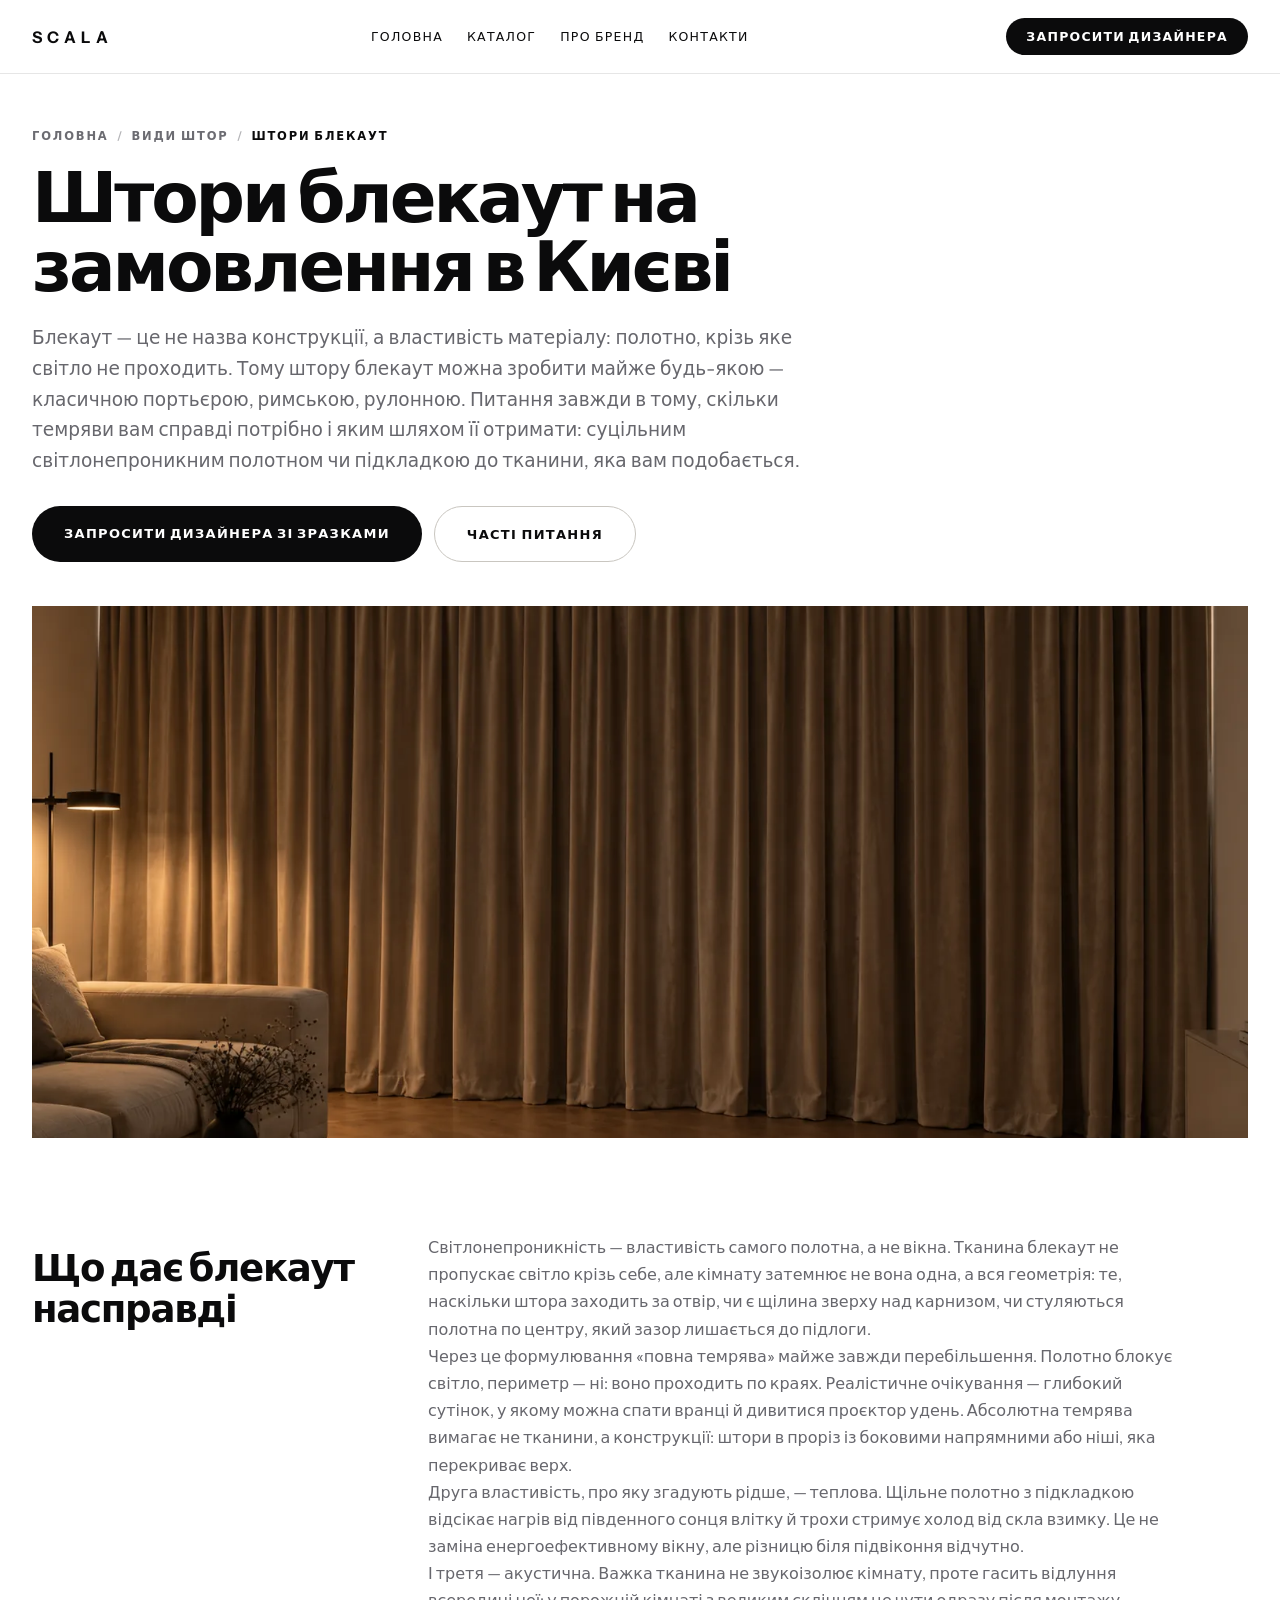
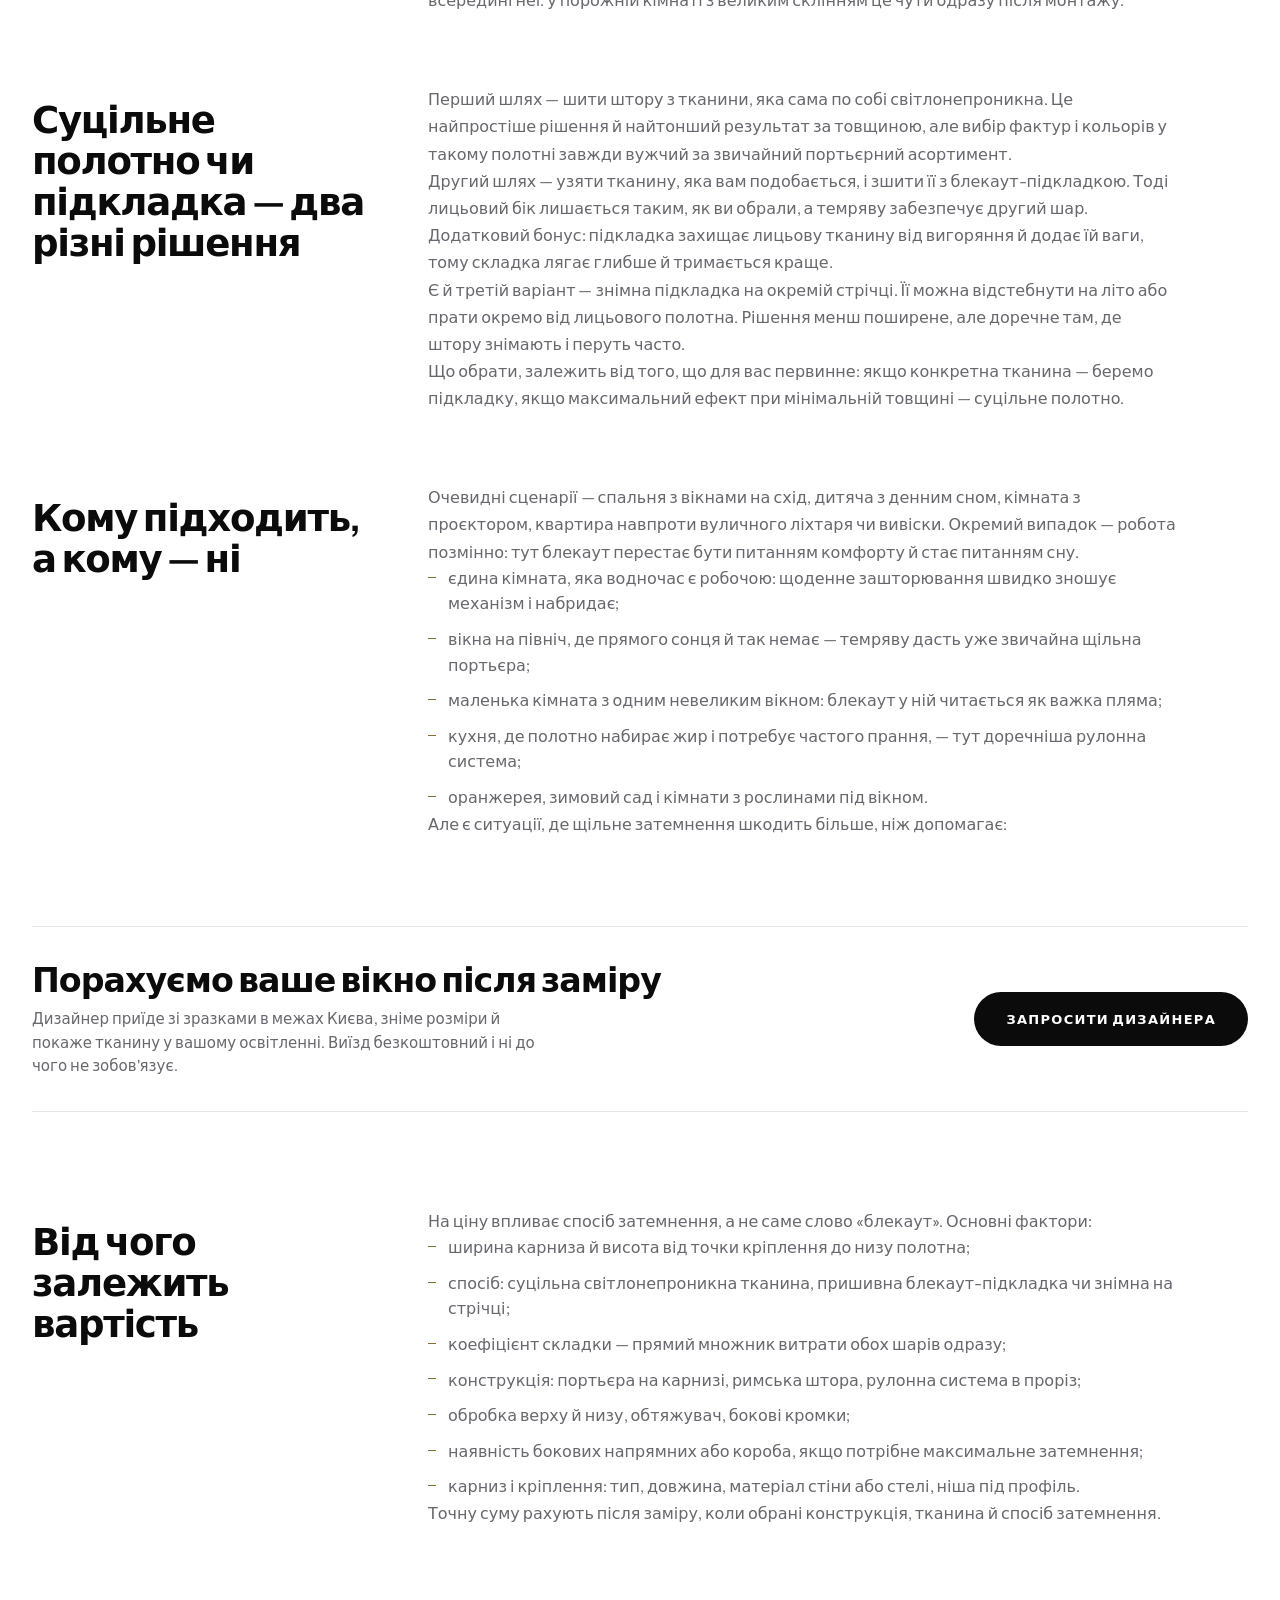
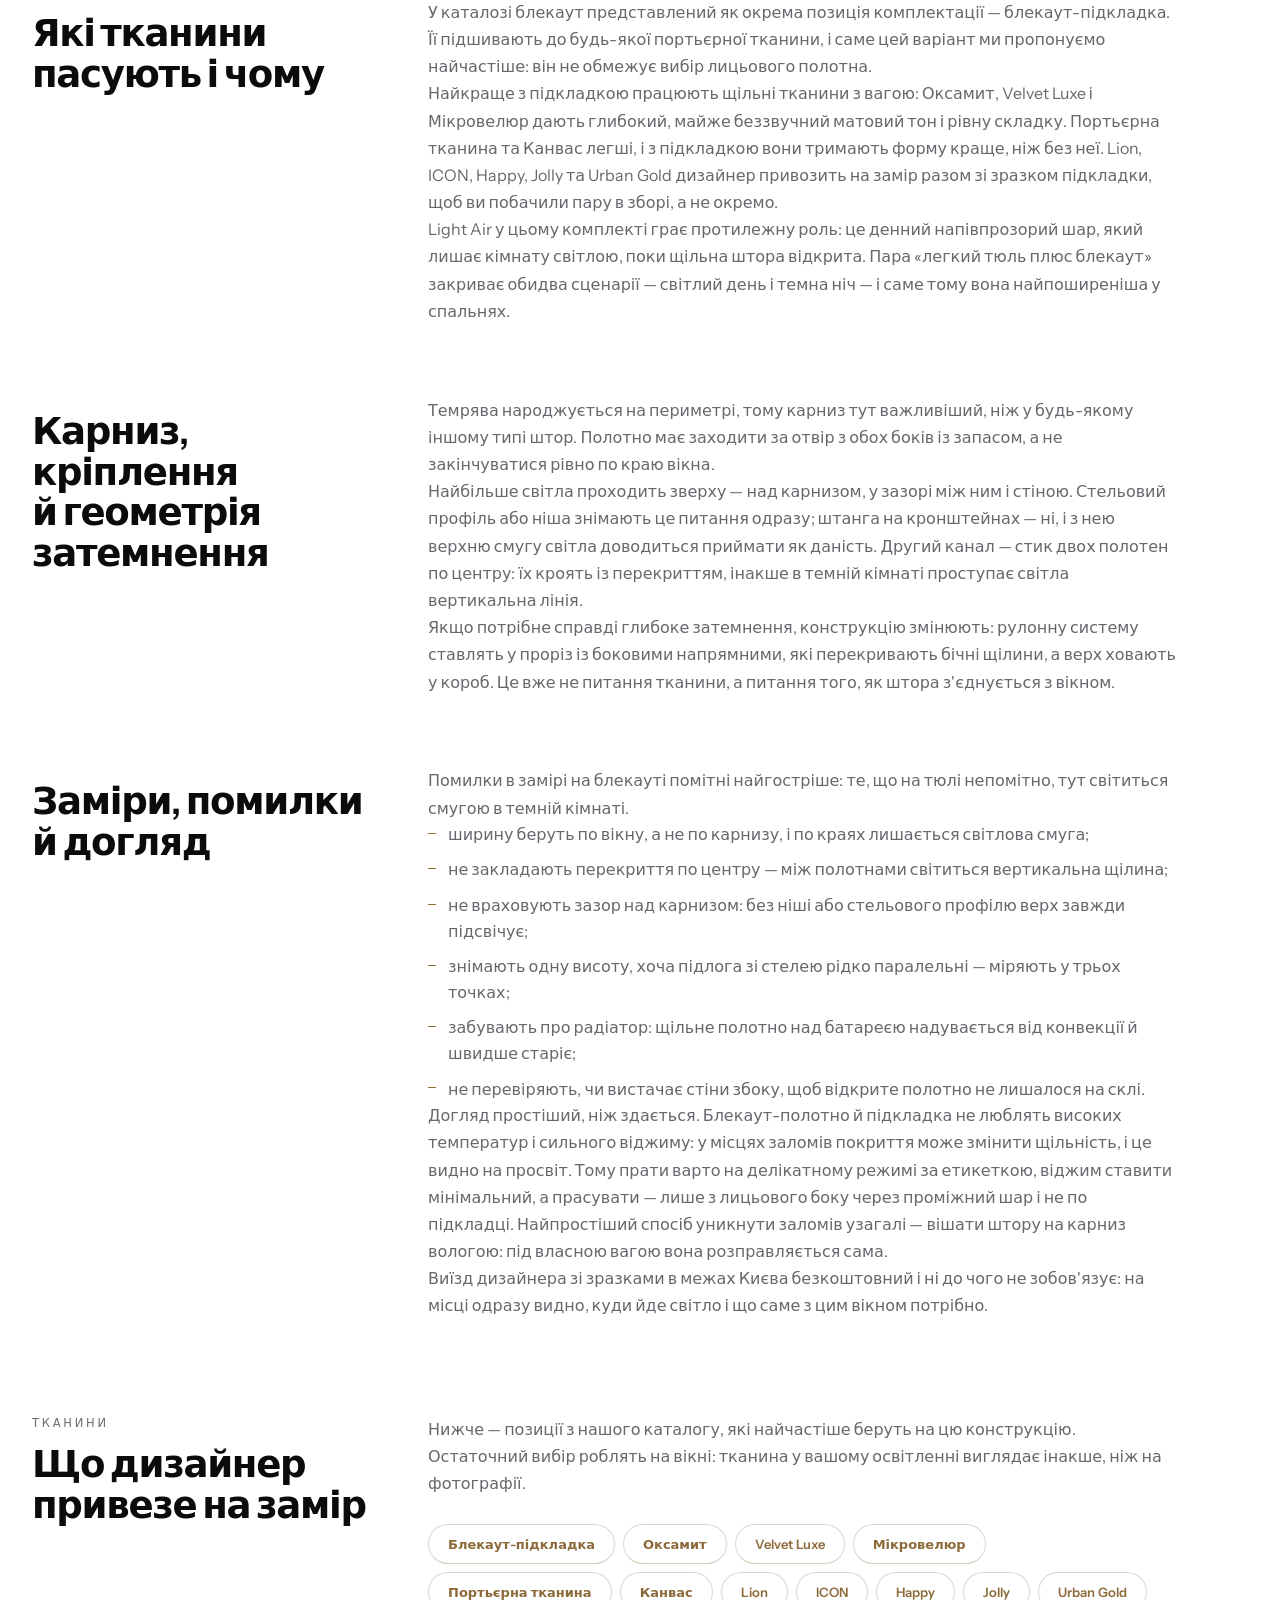
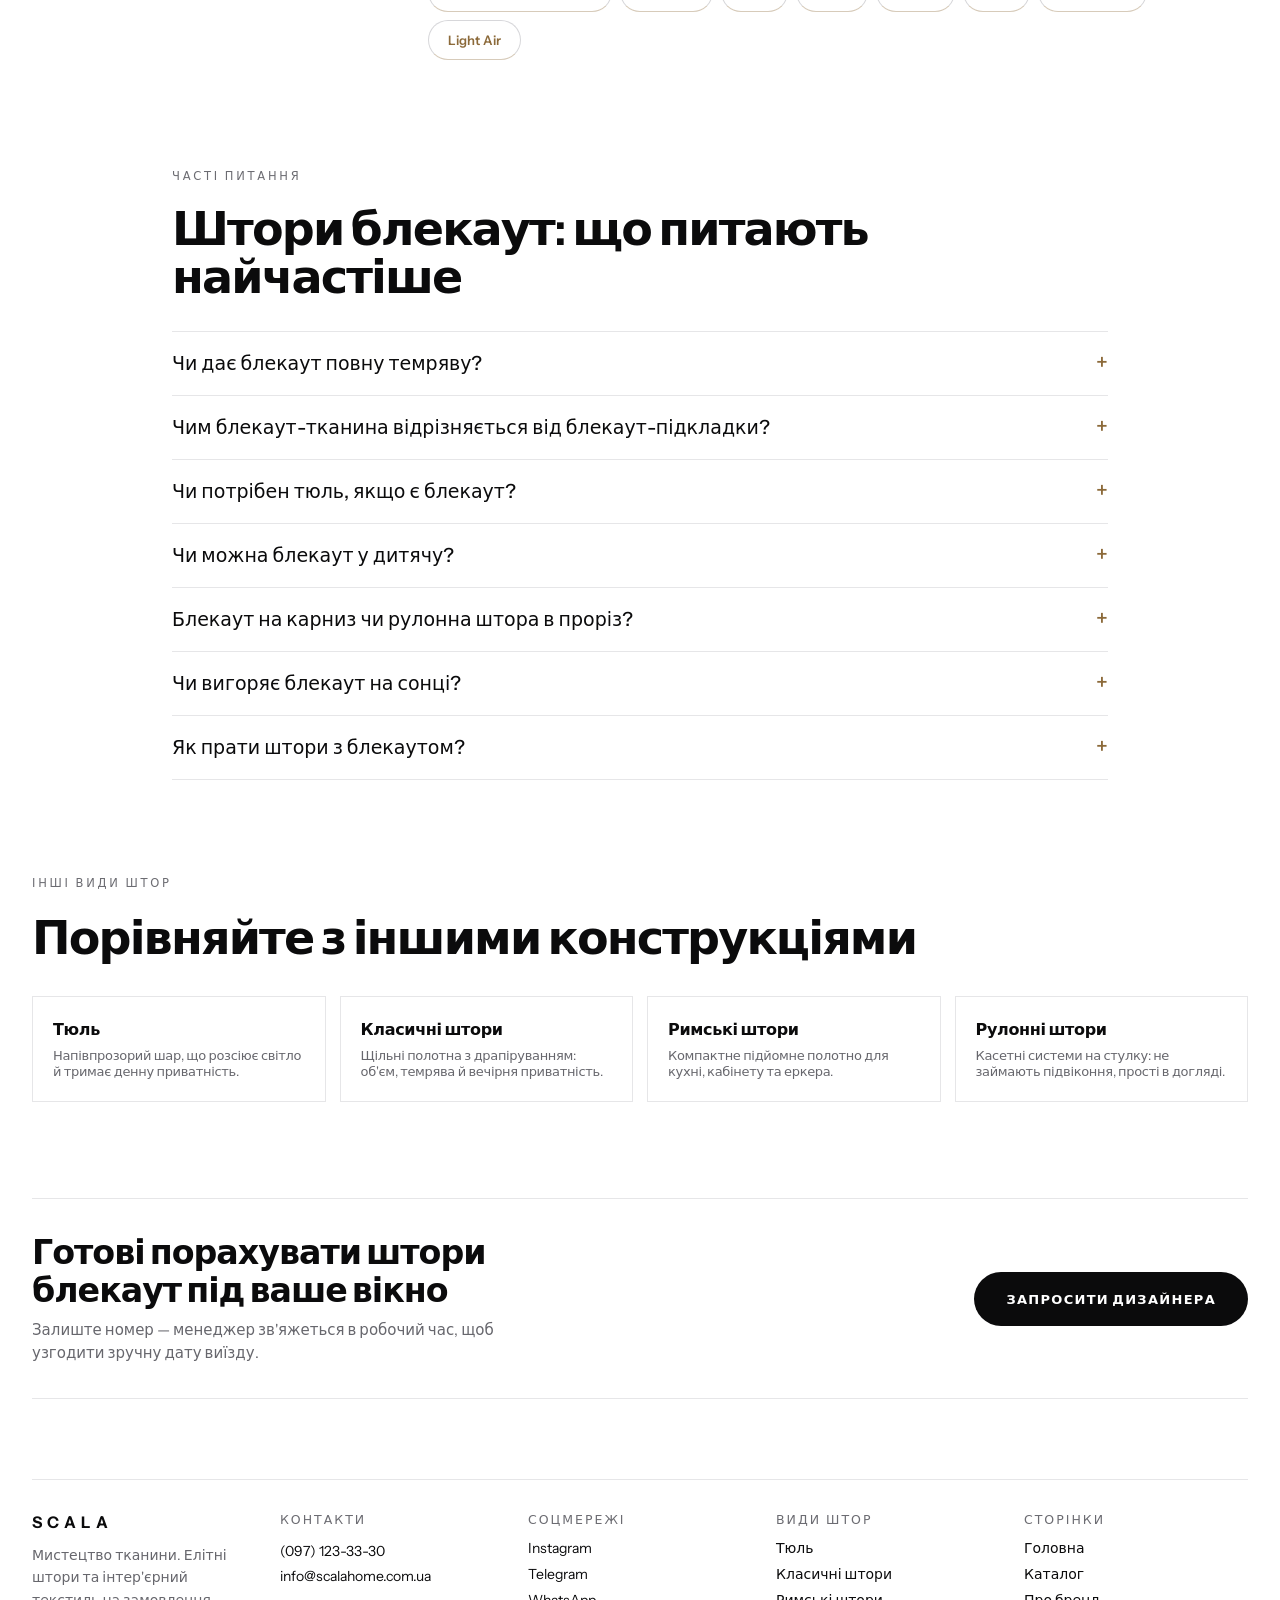
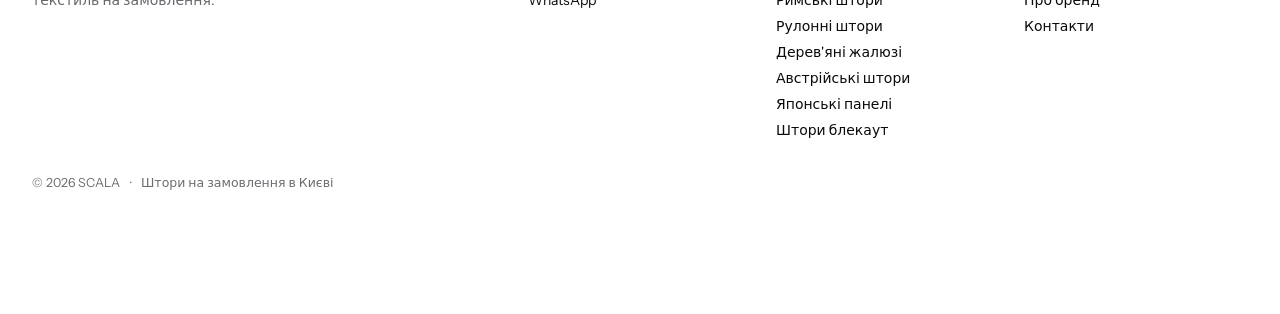
<file: vydy-shtor/blekaut.html>
<!DOCTYPE html>
<html lang="uk">
<head>
<meta charset="utf-8" />
<meta name="viewport" content="width=device-width, initial-scale=1" />
<title>Штори блекаут на замовлення в Києві — пошиття | SCALA</title>
<!-- ПРЕВʼЮ ДЛЯ РЕВІЗІЇ. Цей тег закриває збірку від пошукових систем,
     щоб вона не конкурувала з scalahome.com.ua як дубль.
     ПРИБРАТИ перед запуском у продакшн. -->
<meta name="robots" content="noindex, nofollow" />
<meta name="description" content="Штори блекаут на замовлення в Києві: світлонепроникне полотно або блекаут-підкладка до вашої тканини. Виїзд дизайнера зі зразками — безкоштовний." />
<link rel="canonical" href="https://scalahome.com.ua/vydy-shtor/blekaut/" />
<meta property="og:type" content="article" />
<meta property="og:locale" content="uk_UA" />
<meta property="og:site_name" content="SCALA" />
<meta property="og:title" content="Штори блекаут на замовлення в Києві" />
<meta property="og:description" content="Блекаут — це не назва конструкції, а властивість матеріалу: полотно, крізь яке світло не проходить. Тому штору блекаут можна зробити майже будь-якою — класичною портьєрою, римською" />
<meta property="og:image" content="https://scalahome.com.ua/wp-content/themes/scala-atelier/assets/img/scenario-blackout.webp" />
<link rel="preconnect" href="https://fonts.googleapis.com" />
<link rel="preconnect" href="https://fonts.gstatic.com" crossorigin />
<link href="https://fonts.googleapis.com/css2?family=Instrument+Sans:ital,wght@0,400;0,500;0,600;0,700&display=swap" rel="stylesheet" />
<link rel="stylesheet" href="../assets/css/main.css" />
</head>
<body>

<header class="hdr hdr--sticky">
  <div class="hdr__inner">
    <a href="../index.html" class="logo">SCALA</a>
    <nav class="hdr__nav" aria-label="Головна навігація">
      <a href="../index.html">Головна</a>
      <a href="../catalog.html">Каталог</a>
      <a href="../about.html">Про бренд</a>
      <a href="../contacts.html">Контакти</a>
    </nav>
    <a class="hdr__phone" href="tel:+380971233330">(097) 123-33-30</a>
    <a class="hdr__cta hdr__cta--filled" href="../contacts.html" data-lead-open="Хедер · Штори блекаут">Запросити дизайнера</a>
    <button class="burger" data-menu-toggle aria-label="Меню" aria-controls="mmenu" aria-expanded="false">
      <span></span><span></span>
    </button>
  </div>
</header>

<!-- МОБІЛЬНЕ МЕНЮ -->
<div id="mmenu" class="mmenu">
  <div class="mmenu__top">
    <span class="logo">SCALA</span>
    <button class="mmenu__close" data-menu-toggle aria-label="Закрити">&times;</button>
  </div>
  <nav class="mmenu__nav" aria-label="Мобільна навігація">
    <a href="../index.html">Головна</a>
    <a href="../catalog.html">Каталог</a>
    <a href="../about.html">Про бренд</a>
    <a href="../contacts.html">Контакти</a>
  </nav>
  <div class="mmenu__foot">
    <a class="mmenu__phone" href="tel:+380971233330">(097) 123-33-30</a>
    <a class="mmenu__cta" href="../contacts.html" data-lead-open="Мобільне меню · Штори блекаут">Запросити дизайнера</a>
  </div>
</div>

<main>

<section class="section--sub">
  <nav class="crumbs" aria-label="Хлібні крихти">
    <a href="../index.html">Головна</a>
    <span class="crumbs__sep">/</span>
    <a href="../catalog.html">Види штор</a>
    <span class="crumbs__sep">/</span>
    <span aria-current="page">Штори блекаут</span>
  </nav>
  <h1 class="h1-page balance" style="max-width:1000px">Штори блекаут на замовлення в Києві</h1>
  <p class="tp__lead pretty">Блекаут — це не назва конструкції, а властивість матеріалу: полотно, крізь яке світло не проходить. Тому штору блекаут можна зробити майже будь-якою — класичною портьєрою, римською, рулонною. Питання завжди в тому, скільки темряви вам справді потрібно і яким шляхом її отримати: суцільним світлонепроникним полотном чи підкладкою до тканини, яка вам подобається.</p>
  <div class="tp__cta">
    <a href="../contacts.html" class="btn btn--dark" data-lead-open="Штори блекаут · верх сторінки">Запросити дизайнера зі зразками</a>
    <a href="#faq" class="btn btn--outline">Часті питання</a>
  </div>
</section>

<section class="section--m44">
  <div class="tp__hero">
    <img src="../assets/img/scenario-blackout.webp"
         srcset="../assets/img/scenario-blackout@0.5x.webp 836w, ../assets/img/scenario-blackout.webp 1672w"
         sizes="100vw" width="1672" height="941" alt="Штори блекаут у спальні — Scala" class="parallax" />
  </div>
</section>

<section class="section--m96">
  <div class="tp__blocks">
    <div class="prose-block">
      <div class="prose-block__aside">
        <h2 class="prose-block__title">Що дає блекаут насправді</h2>
      </div>
      <div class="prose">
        <p>Світлонепроникність — властивість самого полотна, а не вікна. Тканина блекаут не пропускає світло крізь себе, але кімнату затемнює не вона одна, а вся геометрія: те, наскільки штора заходить за отвір, чи є щілина зверху над карнизом, чи стуляються полотна по центру, який зазор лишається до підлоги.</p>
        <p>Через це формулювання «повна темрява» майже завжди перебільшення. Полотно блокує світло, периметр — ні: воно проходить по краях. Реалістичне очікування — глибокий сутінок, у якому можна спати вранці й дивитися проєктор удень. Абсолютна темрява вимагає не тканини, а конструкції: штори в проріз із боковими напрямними або ніші, яка перекриває верх.</p>
        <p>Друга властивість, про яку згадують рідше, — теплова. Щільне полотно з підкладкою відсікає нагрів від південного сонця влітку й трохи стримує холод від скла взимку. Це не заміна енергоефективному вікну, але різницю біля підвіконня відчутно.</p>
        <p>І третя — акустична. Важка тканина не звукоізолює кімнату, проте гасить відлуння всередині неї: у порожній кімнаті з великим склінням це чути одразу після монтажу.</p>
      </div>
    </div>

    <div class="prose-block">
      <div class="prose-block__aside">
        <h2 class="prose-block__title">Суцільне полотно чи підкладка — два різні рішення</h2>
      </div>
      <div class="prose">
        <p>Перший шлях — шити штору з тканини, яка сама по собі світлонепроникна. Це найпростіше рішення й найтонший результат за товщиною, але вибір фактур і кольорів у такому полотні завжди вужчий за звичайний портьєрний асортимент.</p>
        <p>Другий шлях — узяти тканину, яка вам подобається, і зшити її з блекаут-підкладкою. Тоді лицьовий бік лишається таким, як ви обрали, а темряву забезпечує другий шар. Додатковий бонус: підкладка захищає лицьову тканину від вигоряння й додає їй ваги, тому складка лягає глибше й тримається краще.</p>
        <p>Є й третій варіант — знімна підкладка на окремій стрічці. Її можна відстебнути на літо або прати окремо від лицьового полотна. Рішення менш поширене, але доречне там, де штору знімають і перуть часто.</p>
        <p>Що обрати, залежить від того, що для вас первинне: якщо конкретна тканина — беремо підкладку, якщо максимальний ефект при мінімальній товщині — суцільне полотно.</p>
      </div>
    </div>

    <div class="prose-block">
      <div class="prose-block__aside">
        <h2 class="prose-block__title">Кому підходить, а кому — ні</h2>
      </div>
      <div class="prose">
        <p>Очевидні сценарії — спальня з вікнами на схід, дитяча з денним сном, кімната з проєктором, квартира навпроти вуличного ліхтаря чи вивіски. Окремий випадок — робота позмінно: тут блекаут перестає бути питанням комфорту й стає питанням сну.</p>
        <ul>
          <li>єдина кімната, яка водночас є робочою: щоденне зашторювання швидко зношує механізм і набридає;</li>
          <li>вікна на північ, де прямого сонця й так немає — темряву дасть уже звичайна щільна портьєра;</li>
          <li>маленька кімната з одним невеликим вікном: блекаут у ній читається як важка пляма;</li>
          <li>кухня, де полотно набирає жир і потребує частого прання, — тут доречніша рулонна система;</li>
          <li>оранжерея, зимовий сад і кімнати з рослинами під вікном.</li>
        </ul>
        <p>Але є ситуації, де щільне затемнення шкодить більше, ніж допомагає:</p>
      </div>
    </div>
  </div>
</section>

<section class="section--m88">
  <div class="ctabar">
    <div>
      <div class="ctabar__title">Порахуємо ваше вікно після заміру</div>
      <div class="ctabar__text">Дизайнер приїде зі зразками в межах Києва, зніме розміри й покаже тканину у вашому освітленні. Виїзд безкоштовний і ні до чого не зобов'язує.</div>
    </div>
    <a href="../contacts.html" class="btn btn--dark" data-lead-open="Штори блекаут · смуга в тексті">Запросити дизайнера</a>
  </div>
</section>

<section class="section--m96">
  <div class="tp__blocks">
    <div class="prose-block">
      <div class="prose-block__aside">
        <h2 class="prose-block__title">Від чого залежить вартість</h2>
      </div>
      <div class="prose">
        <p>На ціну впливає спосіб затемнення, а не саме слово «блекаут». Основні фактори:</p>
        <ul>
          <li>ширина карниза й висота від точки кріплення до низу полотна;</li>
          <li>спосіб: суцільна світлонепроникна тканина, пришивна блекаут-підкладка чи знімна на стрічці;</li>
          <li>коефіцієнт складки — прямий множник витрати обох шарів одразу;</li>
          <li>конструкція: портьєра на карнизі, римська штора, рулонна система в проріз;</li>
          <li>обробка верху й низу, обтяжувач, бокові кромки;</li>
          <li>наявність бокових напрямних або короба, якщо потрібне максимальне затемнення;</li>
          <li>карниз і кріплення: тип, довжина, матеріал стіни або стелі, ніша під профіль.</li>
        </ul>
        <p>Точну суму рахують після заміру, коли обрані конструкція, тканина й спосіб затемнення.</p>
      </div>
    </div>

    <div class="prose-block">
      <div class="prose-block__aside">
        <h2 class="prose-block__title">Які тканини пасують і чому</h2>
      </div>
      <div class="prose">
        <p>У каталозі блекаут представлений як окрема позиція комплектації — блекаут-підкладка. Її підшивають до будь-якої портьєрної тканини, і саме цей варіант ми пропонуємо найчастіше: він не обмежує вибір лицьового полотна.</p>
        <p>Найкраще з підкладкою працюють щільні тканини з вагою: Оксамит, Velvet Luxe і Мікровелюр дають глибокий, майже беззвучний матовий тон і рівну складку. Портьєрна тканина та Канвас легші, і з підкладкою вони тримають форму краще, ніж без неї. Lion, ICON, Happy, Jolly та Urban Gold дизайнер привозить на замір разом зі зразком підкладки, щоб ви побачили пару в зборі, а не окремо.</p>
        <p>Light Air у цьому комплекті грає протилежну роль: це денний напівпрозорий шар, який лишає кімнату світлою, поки щільна штора відкрита. Пара «легкий тюль плюс блекаут» закриває обидва сценарії — світлий день і темна ніч — і саме тому вона найпоширеніша у спальнях.</p>
      </div>
    </div>

    <div class="prose-block">
      <div class="prose-block__aside">
        <h2 class="prose-block__title">Карниз, кріплення й геометрія затемнення</h2>
      </div>
      <div class="prose">
        <p>Темрява народжується на периметрі, тому карниз тут важливіший, ніж у будь-якому іншому типі штор. Полотно має заходити за отвір з обох боків із запасом, а не закінчуватися рівно по краю вікна.</p>
        <p>Найбільше світла проходить зверху — над карнизом, у зазорі між ним і стіною. Стельовий профіль або ніша знімають це питання одразу; штанга на кронштейнах — ні, і з нею верхню смугу світла доводиться приймати як даність. Другий канал — стик двох полотен по центру: їх кроять із перекриттям, інакше в темній кімнаті проступає світла вертикальна лінія.</p>
        <p>Якщо потрібне справді глибоке затемнення, конструкцію змінюють: рулонну систему ставлять у проріз із боковими напрямними, які перекривають бічні щілини, а верх ховають у короб. Це вже не питання тканини, а питання того, як штора з'єднується з вікном.</p>
      </div>
    </div>

    <div class="prose-block">
      <div class="prose-block__aside">
        <h2 class="prose-block__title">Заміри, помилки й догляд</h2>
      </div>
      <div class="prose">
        <p>Помилки в замірі на блекауті помітні найгостріше: те, що на тюлі непомітно, тут світиться смугою в темній кімнаті.</p>
        <ul>
          <li>ширину беруть по вікну, а не по карнизу, і по краях лишається світлова смуга;</li>
          <li>не закладають перекриття по центру — між полотнами світиться вертикальна щілина;</li>
          <li>не враховують зазор над карнизом: без ніші або стельового профілю верх завжди підсвічує;</li>
          <li>знімають одну висоту, хоча підлога зі стелею рідко паралельні — міряють у трьох точках;</li>
          <li>забувають про радіатор: щільне полотно над батареєю надувається від конвекції й швидше старіє;</li>
          <li>не перевіряють, чи вистачає стіни збоку, щоб відкрите полотно не лишалося на склі.</li>
        </ul>
        <p>Догляд простіший, ніж здається. Блекаут-полотно й підкладка не люблять високих температур і сильного віджиму: у місцях заломів покриття може змінити щільність, і це видно на просвіт. Тому прати варто на делікатному режимі за етикеткою, віджим ставити мінімальний, а прасувати — лише з лицьового боку через проміжний шар і не по підкладці. Найпростіший спосіб уникнути заломів узагалі — вішати штору на карниз вологою: під власною вагою вона розправляється сама.</p>
        <p>Виїзд дизайнера зі зразками в межах Києва безкоштовний і ні до чого не зобов'язує: на місці одразу видно, куди йде світло і що саме з цим вікном потрібно.</p>
      </div>
    </div>
  </div>
</section>

<section class="section--m96">
  <div class="prose-block">
    <div class="prose-block__aside">
      <div class="eyebrow eyebrow--plain">Тканини</div>
      <h2 class="prose-block__title">Що дизайнер привезе на замір</h2>
    </div>
    <div class="prose">
      <p>Нижче — позиції з нашого каталогу, які найчастіше беруть на цю конструкцію. Остаточний вибір роблять на вікні: тканина у вашому освітленні виглядає інакше, ніж на фотографії.</p>
      <div class="tp__fabrics">
      <a class="tp__fab" href="../catalog.html">Блекаут-підкладка</a>
      <a class="tp__fab" href="../catalog.html">Оксамит</a>
      <a class="tp__fab" href="../catalog.html">Velvet Luxe</a>
      <a class="tp__fab" href="../catalog.html">Мікровелюр</a>
      <a class="tp__fab" href="../catalog.html">Портьєрна тканина</a>
      <a class="tp__fab" href="../catalog.html">Канвас</a>
      <a class="tp__fab" href="../catalog.html">Lion</a>
      <a class="tp__fab" href="../catalog.html">ICON</a>
      <a class="tp__fab" href="../catalog.html">Happy</a>
      <a class="tp__fab" href="../catalog.html">Jolly</a>
      <a class="tp__fab" href="../catalog.html">Urban Gold</a>
      <a class="tp__fab" href="../catalog.html">Light Air</a>
      </div>
    </div>
  </div>
</section>

<section id="faq" class="section section--narrow">
  <div class="eyebrow eyebrow--plain">Часті питання</div>
  <h2 class="h2-section faq__h2">Штори блекаут: що питають найчастіше</h2>

  <details class="faq-item">
    <summary>Чи дає блекаут повну темряву?<span class="f-plus">+</span></summary>
    <div class="faq-item__a">Саме полотно світла не пропускає, але кімнату затемнює вся конструкція. Світло заходить над карнизом, по боках і в стику двох полотен. На карнизі реалістичний результат — глибокий сутінок; для максимального затемнення потрібна штора в проріз із боковими напрямними або ніша, яка перекриває верх.</div>
  </details>
  <details class="faq-item">
    <summary>Чим блекаут-тканина відрізняється від блекаут-підкладки?<span class="f-plus">+</span></summary>
    <div class="faq-item__a">Блекаут-тканина світлонепроникна сама по собі, тож штора виходить одношаровою і тоншою, але вибір фактур у ній вужчий. Підкладку підшивають до будь-якої портьєрної тканини: лицьовий бік лишається таким, як ви обрали, а темряву дає другий шар.</div>
  </details>
  <details class="faq-item">
    <summary>Чи потрібен тюль, якщо є блекаут?<span class="f-plus">+</span></summary>
    <div class="faq-item__a">Здебільшого так. Блекаут працює у закритому стані, а вдень вікно лишається відкритим — і тоді кімната стоїть без жодного фільтра. Легкий шар із Light Air розсіює денне світло й тримає денну приватність, поки щільна штора зсунута вбік.</div>
  </details>
  <details class="faq-item">
    <summary>Чи можна блекаут у дитячу?<span class="f-plus">+</span></summary>
    <div class="faq-item__a">Можна, і це один із найчастіших запитів — через денний сон. Для дитячої зазвичай беруть карниз без вільних шнурів, довжину до підвіконня замість підлоги й тканину, яку не шкода часто прати. Конкретне рішення дизайнер підбирає на заміру, дивлячись на розташування ліжка й вікна.</div>
  </details>
  <details class="faq-item">
    <summary>Блекаут на карниз чи рулонна штора в проріз?<span class="f-plus">+</span></summary>
    <div class="faq-item__a">Портьєра з блекаутом дає м'якість, об'єм і тепліший вигляд кімнати. Рулонна система в проріз дає більше темряви за менших габаритів, бо прилягає до скла й може мати бокові напрямні. Часто їх поєднують: рулонна відповідає за темряву, портьєра — за вигляд вікна.</div>
  </details>
  <details class="faq-item">
    <summary>Чи вигоряє блекаут на сонці?<span class="f-plus">+</span></summary>
    <div class="faq-item__a">Світлонепроникний шар приймає на себе ультрафіолет і з часом змінюється сам, зате захищає лицьову тканину — саме тому підкладку часто ставлять навіть тоді, коли темрява не потрібна. На південному вікні до вибору кольору лицьового полотна ставляться уважніше: темні тони вигоряють помітніше.</div>
  </details>
  <details class="faq-item">
    <summary>Як прати штори з блекаутом?<span class="f-plus">+</span></summary>
    <div class="faq-item__a">На делікатному режимі за етикеткою, з мінімальним віджимом і без високої температури: у заломах покриття може змінити щільність, і це стає помітно на просвіт. Вішати краще вологою просто на карниз — полотно розправляється власною вагою, і прасувати найчастіше не доводиться.</div>
  </details>
</section>

<section class="section--m96">
  <div class="eyebrow eyebrow--plain">Інші види штор</div>
  <h2 class="h2-section">Порівняйте з іншими конструкціями</h2>
  <div class="tp__more">
    <a href="tyul.html">Тюль<span>Напівпрозорий шар, що розсіює світло й тримає денну приватність.</span></a>
    <a href="portyery.html">Класичні штори<span>Щільні полотна з драпіруванням: об'єм, темрява й вечірня приватність.</span></a>
    <a href="rymski-shtory.html">Римські штори<span>Компактне підйомне полотно для кухні, кабінету та еркера.</span></a>
    <a href="rulonni-shtory.html">Рулонні штори<span>Касетні системи на стулку: не займають підвіконня, прості в догляді.</span></a>
  </div>
</section>

<section class="section--m96">
  <div class="ctabar">
    <div>
      <div class="ctabar__title">Готові порахувати штори блекаут під ваше вікно</div>
      <div class="ctabar__text">Залиште номер — менеджер зв'яжеться в робочий час, щоб узгодити зручну дату виїзду.</div>
    </div>
    <a href="../contacts.html" class="btn btn--dark" data-lead-open="Штори блекаут · низ сторінки">Запросити дизайнера</a>
  </div>
</section>

</main>

<footer class="footer footer--sub">
  <div class="footer__grid">
    <div>
      <div class="logo">SCALA</div>
      <div class="footer__brand-text">Мистецтво тканини. Елітні штори та інтер'єрний текстиль на замовлення.</div>
    </div>
    <div>
      <div class="footer__label">Контакти</div>
      <div class="footer__contacts">
        <a href="tel:+380971233330">(097) 123-33-30</a><br />
        <a href="mailto:info@scalahome.com.ua">info@scalahome.com.ua</a>
      </div>
    </div>
    <div>
      <div class="footer__label">Соцмережі</div>
      <div class="footer__links">
        <a href="https://www.instagram.com/scala_home_" rel="noopener">Instagram</a>
        <a href="https://t.me/ScalaHome" rel="noopener">Telegram</a>
        <a href="https://wa.me/qr/PTTFG72MUVOOD1" rel="noopener">WhatsApp</a>
      </div>
    </div>
    <div>
      <div class="footer__label">Види штор</div>
      <div class="footer__links">
        <a href="tyul.html">Тюль</a>
        <a href="portyery.html">Класичні штори</a>
        <a href="rymski-shtory.html">Римські штори</a>
        <a href="rulonni-shtory.html">Рулонні штори</a>
        <a href="zhalyuzi.html">Дерев'яні жалюзі</a>
        <a href="avstrijski-shtory.html">Австрійські штори</a>
        <a href="yaponski-paneli.html">Японські панелі</a>
        <a href="blekaut.html">Штори блекаут</a>
      </div>
    </div>
    <div>
      <div class="footer__label">Сторінки</div>
      <div class="footer__links">
        <a href="../index.html">Головна</a>
        <a href="../catalog.html">Каталог</a>
        <a href="../about.html">Про бренд</a>
        <a href="../contacts.html">Контакти</a>
      </div>
    </div>
  </div>
  <div class="footer__bottom">
    <span>© 2026 SCALA</span>
    <span>Штори на замовлення в Києві</span>
  </div>
  <div class="footer__spacer"></div>
</footer>

<!-- ЛИПКА ПАНЕЛЬ НА ТЕЛЕФОНІ. Головна дія завжди під великим пальцем. -->
<div class="mobile-bar">
  <a href="../contacts.html" class="mobile-bar__cta" data-lead-open="Липка панель (моб.) · Штори блекаут">Запросити дизайнера</a>
  <a href="tel:+380971233330" class="mobile-bar__call" aria-label="Подзвонити">&#9742;</a>
</div>

<!-- МОДАЛЬНЕ ВІКНО ЗАЯВКИ.
     Відкривається кнопкою на місці, а не переносить користувача вниз.
     У заявку записується джерело — видно, з якого блоку звернення. -->
<dialog id="lead-modal" class="modal" aria-labelledby="lead-modal-title">
  <div class="modal__box">
    <button type="button" class="modal__close" data-modal-close aria-label="Закрити">&times;</button>

    <div class="eyebrow eyebrow--plain">Заявка</div>
    <h2 class="modal__title" id="lead-modal-title">Запросити дизайнера зі зразками</h2>
    <p class="modal__text">Виїзд у межах Києва безкоштовний і ні до чого не зобов'язує. Менеджер зв'яжеться з вами в робочий час, щоб узгодити зручну дату.</p>

    <form class="form" data-lead-form novalidate>
      <label class="visually-hidden" for="m-lead-name">Ім'я</label>
      <input id="m-lead-name" name="name" placeholder="Ім'я (необов'язково)" autocomplete="given-name" />

      <label class="visually-hidden" for="m-lead-phone">Телефон</label>
      <input id="m-lead-phone" name="phone" type="tel" required placeholder="+38 (0__) ___-__-__" inputmode="tel" autocomplete="tel" />

      <label class="visually-hidden" for="m-lead-need">Що потрібно оформити</label>
      <select id="m-lead-need" name="need">
        <option value="">Що потрібно оформити</option>
        <option>Тюль</option>
        <option>Класичні штори</option>
        <option>Римські штори</option>
        <option>Дерев'яні жалюзі</option>
        <option>Рулонні системи</option>
        <option>Австрійські штори</option>
        <option>Японські панелі</option>
        <option>Штори блекаут</option>
        <option>Кілька вікон / вся квартира</option>
        <option>Комерційний простір</option>
        <option>Ще не визначився</option>
      </select>

      <label class="visually-hidden" for="m-lead-note">Коментар</label>
      <textarea id="m-lead-note" name="note" rows="2" placeholder="Коментар (необов'язково)"></textarea>

      <div class="form__hp" aria-hidden="true">
        <label>Не заповнюйте це поле<input type="text" name="website" tabindex="-1" autocomplete="off" /></label>
      </div>

      <input type="hidden" name="source_label" value="" data-source-field />

      <button type="submit">Запросити дизайнера</button>
      <div class="form__error" role="alert"></div>
      <div class="form__consent">Натискаючи кнопку, ви погоджуєтесь на використання ваших даних для зв'язку.</div>
    </form>

    <div class="form-sent" data-lead-sent hidden>
      <div class="form-sent__title">Заявку прийнято</div>
      <div class="form-sent__text" data-thanks></div>
    </div>
  </div>
</dialog>

<script type="application/ld+json">{"@context": "https://schema.org", "@type": "BreadcrumbList", "itemListElement": [{"@type": "ListItem", "position": 1, "name": "Головна", "item": "https://scalahome.com.ua/"}, {"@type": "ListItem", "position": 2, "name": "Види штор", "item": "https://scalahome.com.ua/vydy-shtor/"}, {"@type": "ListItem", "position": 3, "name": "Штори блекаут", "item": "https://scalahome.com.ua/vydy-shtor/blekaut/"}]}</script>
<script type="application/ld+json">{"@context": "https://schema.org", "@type": "FAQPage", "mainEntity": [{"@type": "Question", "name": "Чи дає блекаут повну темряву?", "acceptedAnswer": {"@type": "Answer", "text": "Саме полотно світла не пропускає, але кімнату затемнює вся конструкція. Світло заходить над карнизом, по боках і в стику двох полотен. На карнизі реалістичний результат — глибокий сутінок; для максимального затемнення потрібна штора в проріз із боковими напрямними або ніша, яка перекриває верх."}}, {"@type": "Question", "name": "Чим блекаут-тканина відрізняється від блекаут-підкладки?", "acceptedAnswer": {"@type": "Answer", "text": "Блекаут-тканина світлонепроникна сама по собі, тож штора виходить одношаровою і тоншою, але вибір фактур у ній вужчий. Підкладку підшивають до будь-якої портьєрної тканини: лицьовий бік лишається таким, як ви обрали, а темряву дає другий шар."}}, {"@type": "Question", "name": "Чи потрібен тюль, якщо є блекаут?", "acceptedAnswer": {"@type": "Answer", "text": "Здебільшого так. Блекаут працює у закритому стані, а вдень вікно лишається відкритим — і тоді кімната стоїть без жодного фільтра. Легкий шар із Light Air розсіює денне світло й тримає денну приватність, поки щільна штора зсунута вбік."}}, {"@type": "Question", "name": "Чи можна блекаут у дитячу?", "acceptedAnswer": {"@type": "Answer", "text": "Можна, і це один із найчастіших запитів — через денний сон. Для дитячої зазвичай беруть карниз без вільних шнурів, довжину до підвіконня замість підлоги й тканину, яку не шкода часто прати. Конкретне рішення дизайнер підбирає на заміру, дивлячись на розташування ліжка й вікна."}}, {"@type": "Question", "name": "Блекаут на карниз чи рулонна штора в проріз?", "acceptedAnswer": {"@type": "Answer", "text": "Портьєра з блекаутом дає м'якість, об'єм і тепліший вигляд кімнати. Рулонна система в проріз дає більше темряви за менших габаритів, бо прилягає до скла й може мати бокові напрямні. Часто їх поєднують: рулонна відповідає за темряву, портьєра — за вигляд вікна."}}, {"@type": "Question", "name": "Чи вигоряє блекаут на сонці?", "acceptedAnswer": {"@type": "Answer", "text": "Світлонепроникний шар приймає на себе ультрафіолет і з часом змінюється сам, зате захищає лицьову тканину — саме тому підкладку часто ставлять навіть тоді, коли темрява не потрібна. На південному вікні до вибору кольору лицьового полотна ставляться уважніше: темні тони вигоряють помітніше."}}, {"@type": "Question", "name": "Як прати штори з блекаутом?", "acceptedAnswer": {"@type": "Answer", "text": "На делікатному режимі за етикеткою, з мінімальним віджимом і без високої температури: у заломах покриття може змінити щільність, і це стає помітно на просвіт. Вішати краще вологою просто на карниз — полотно розправляється власною вагою, і прасувати найчастіше не доводиться."}}]}</script>
<script src="../assets/js/main.js"></script>
</body>
</html>
</file>
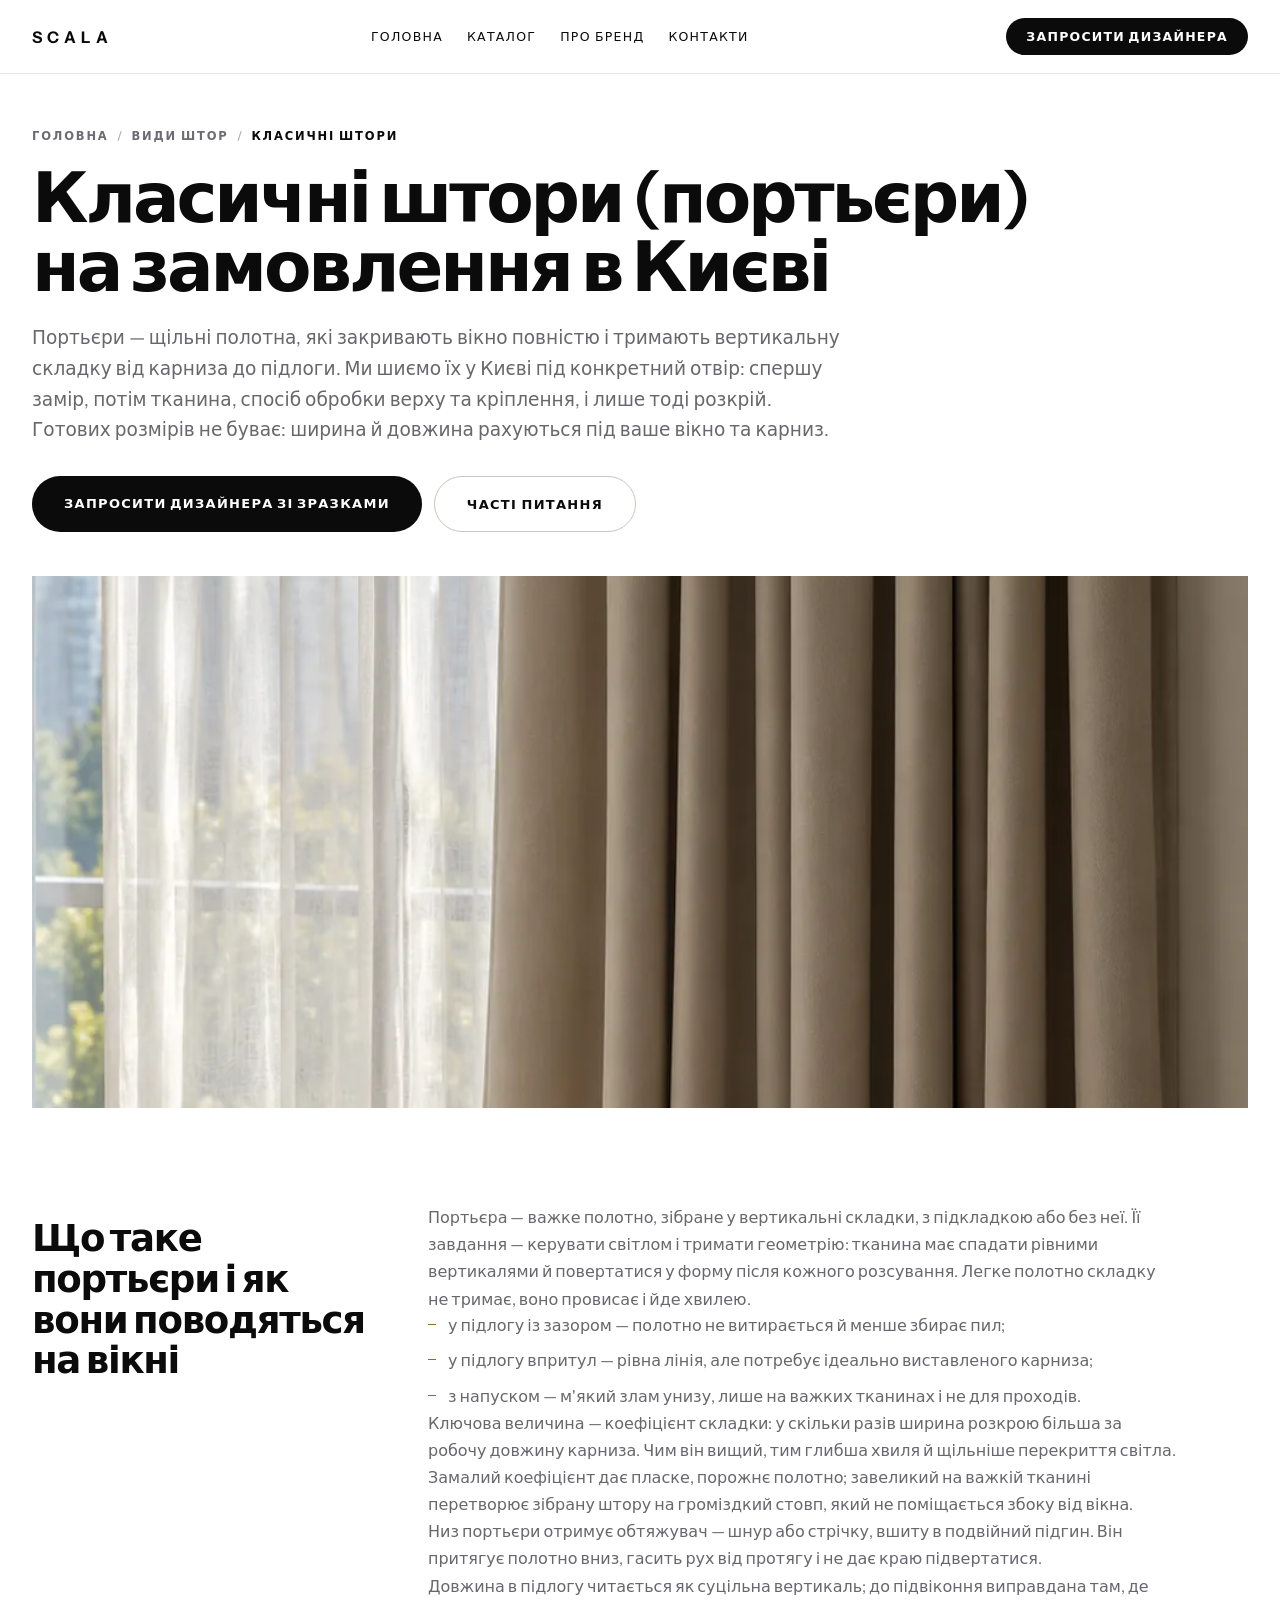
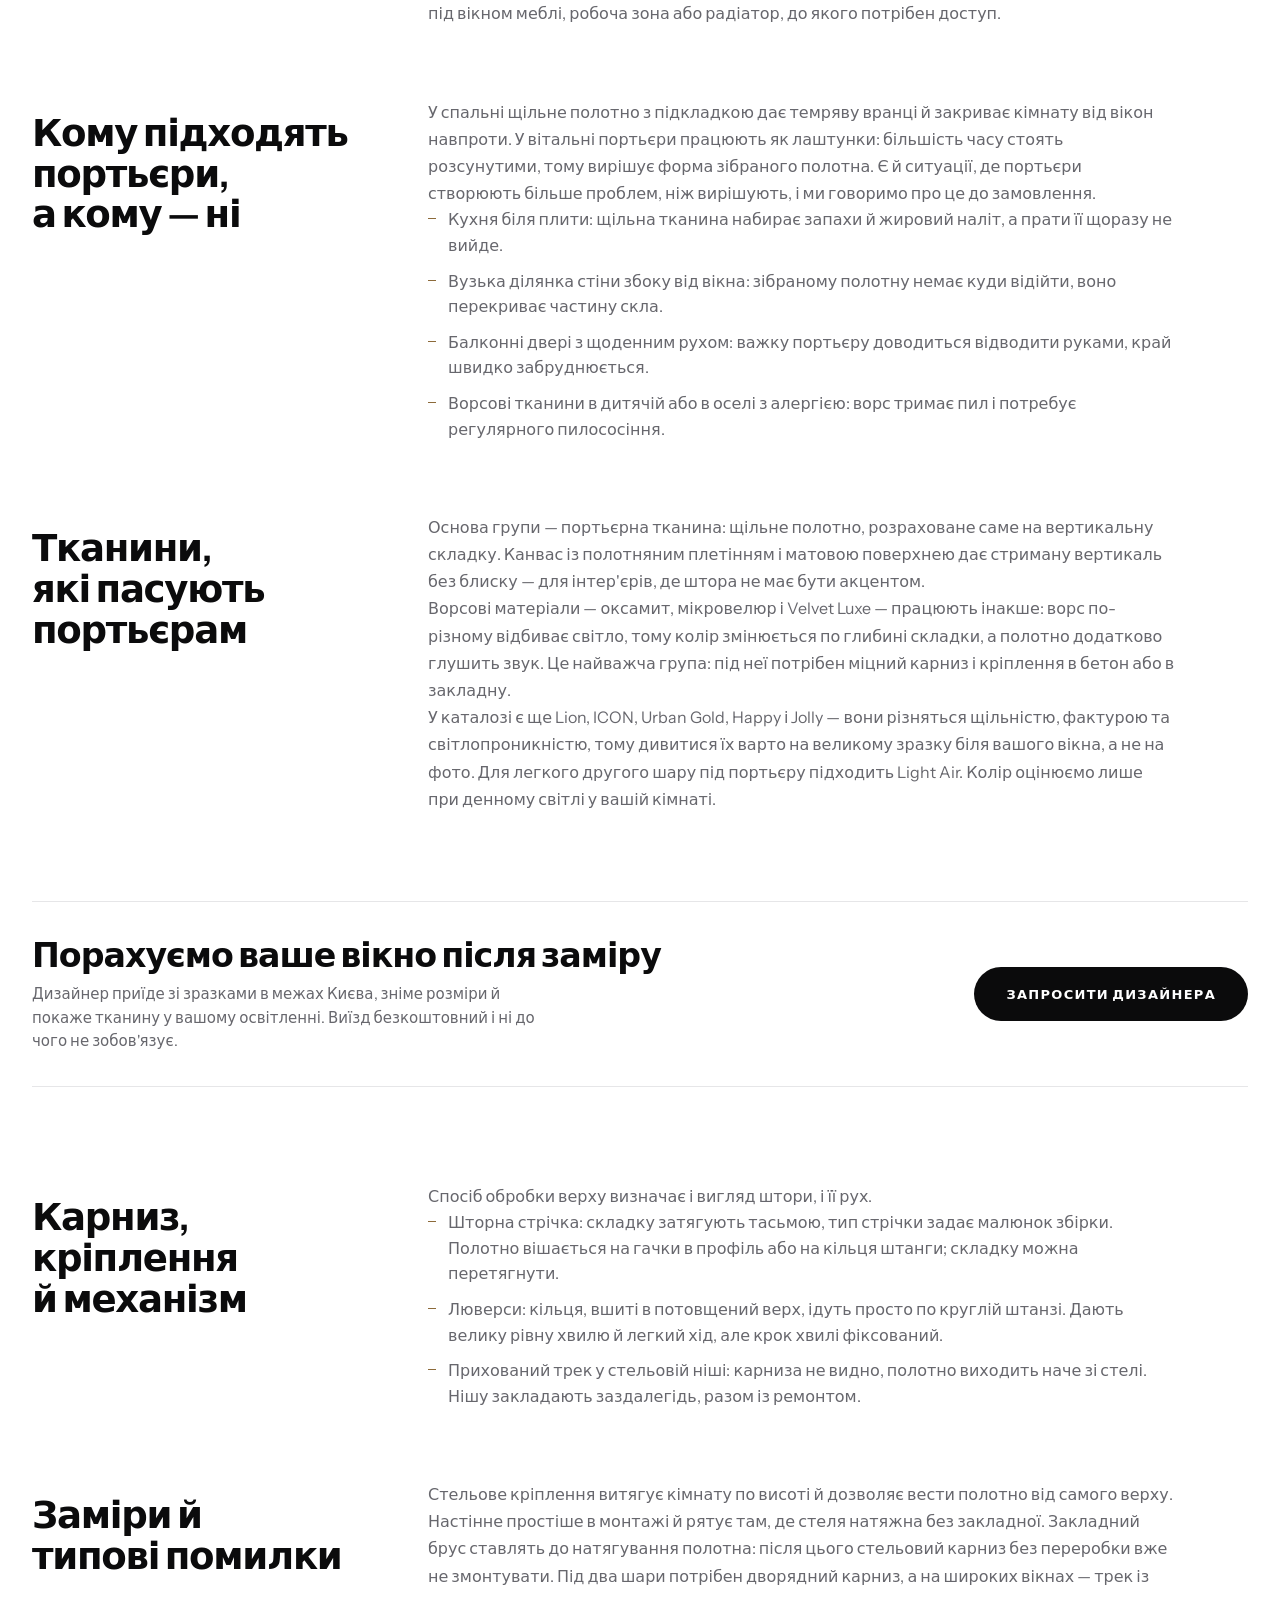
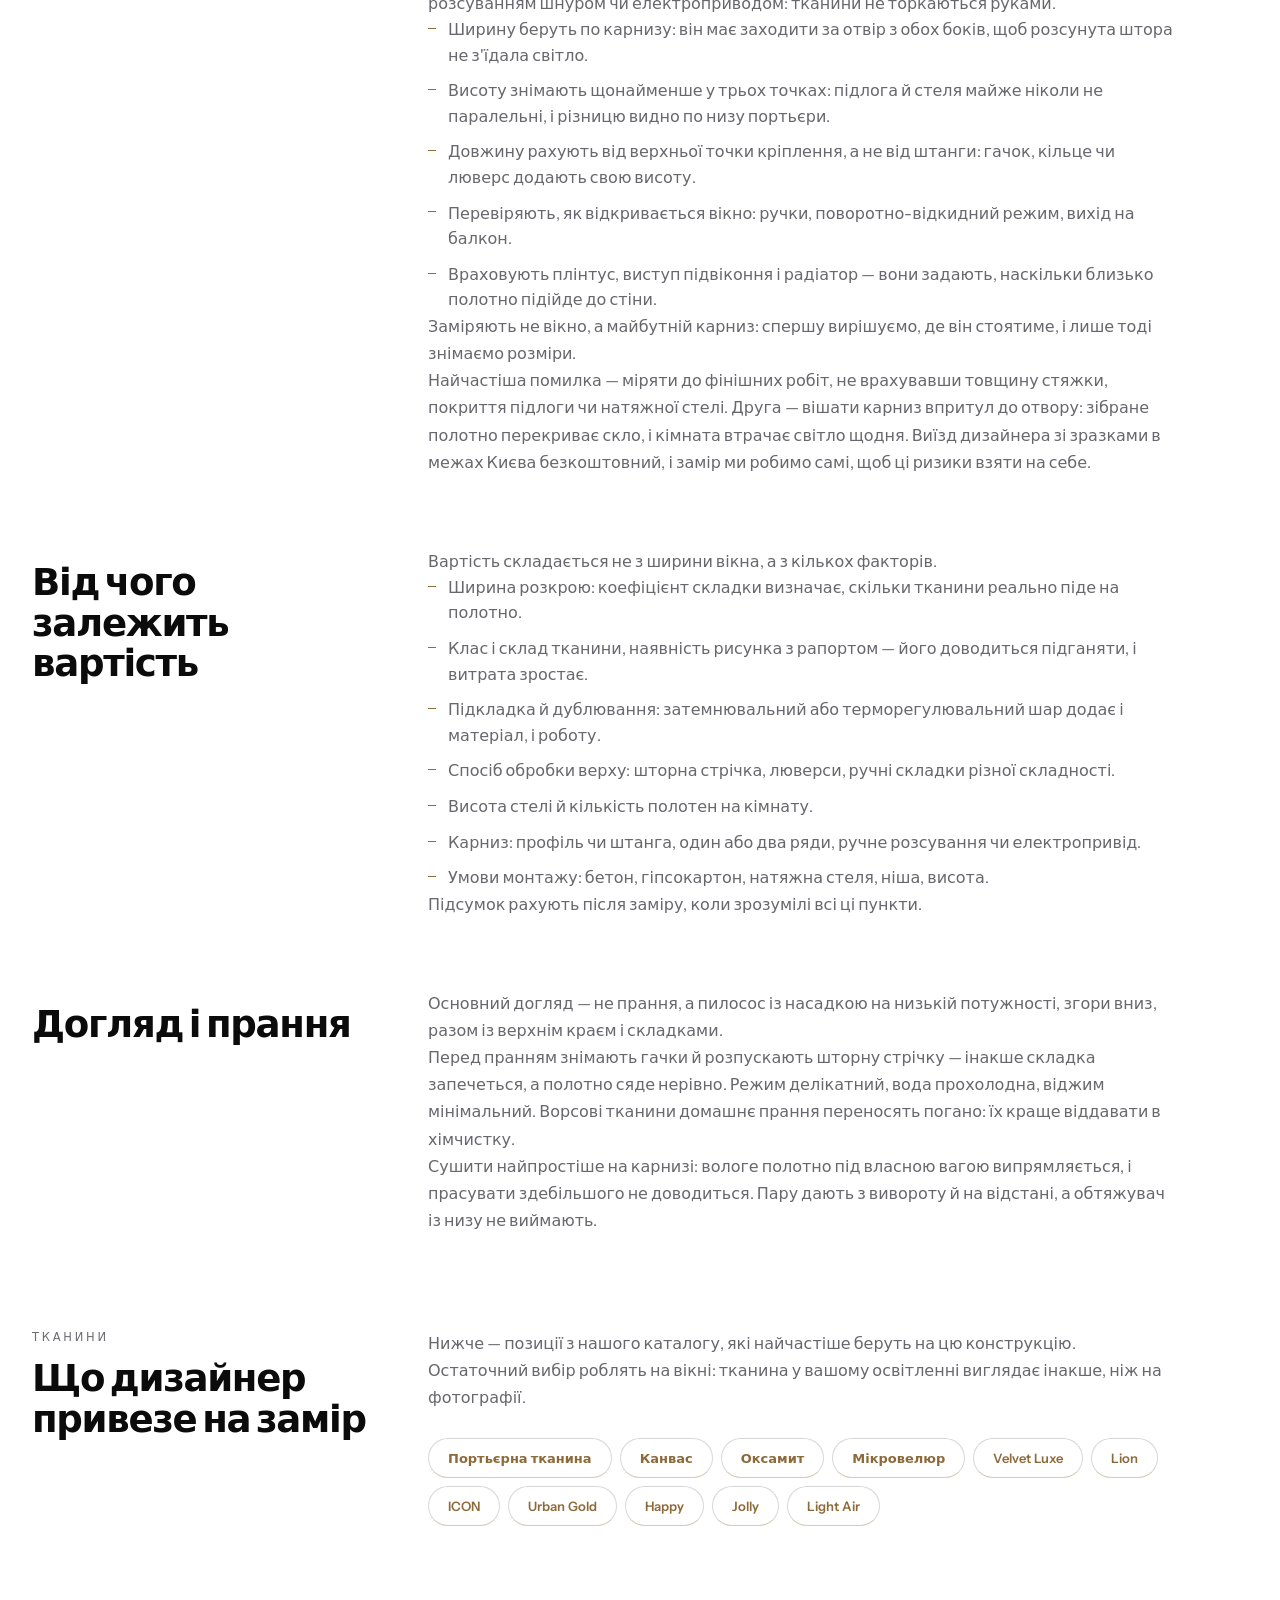
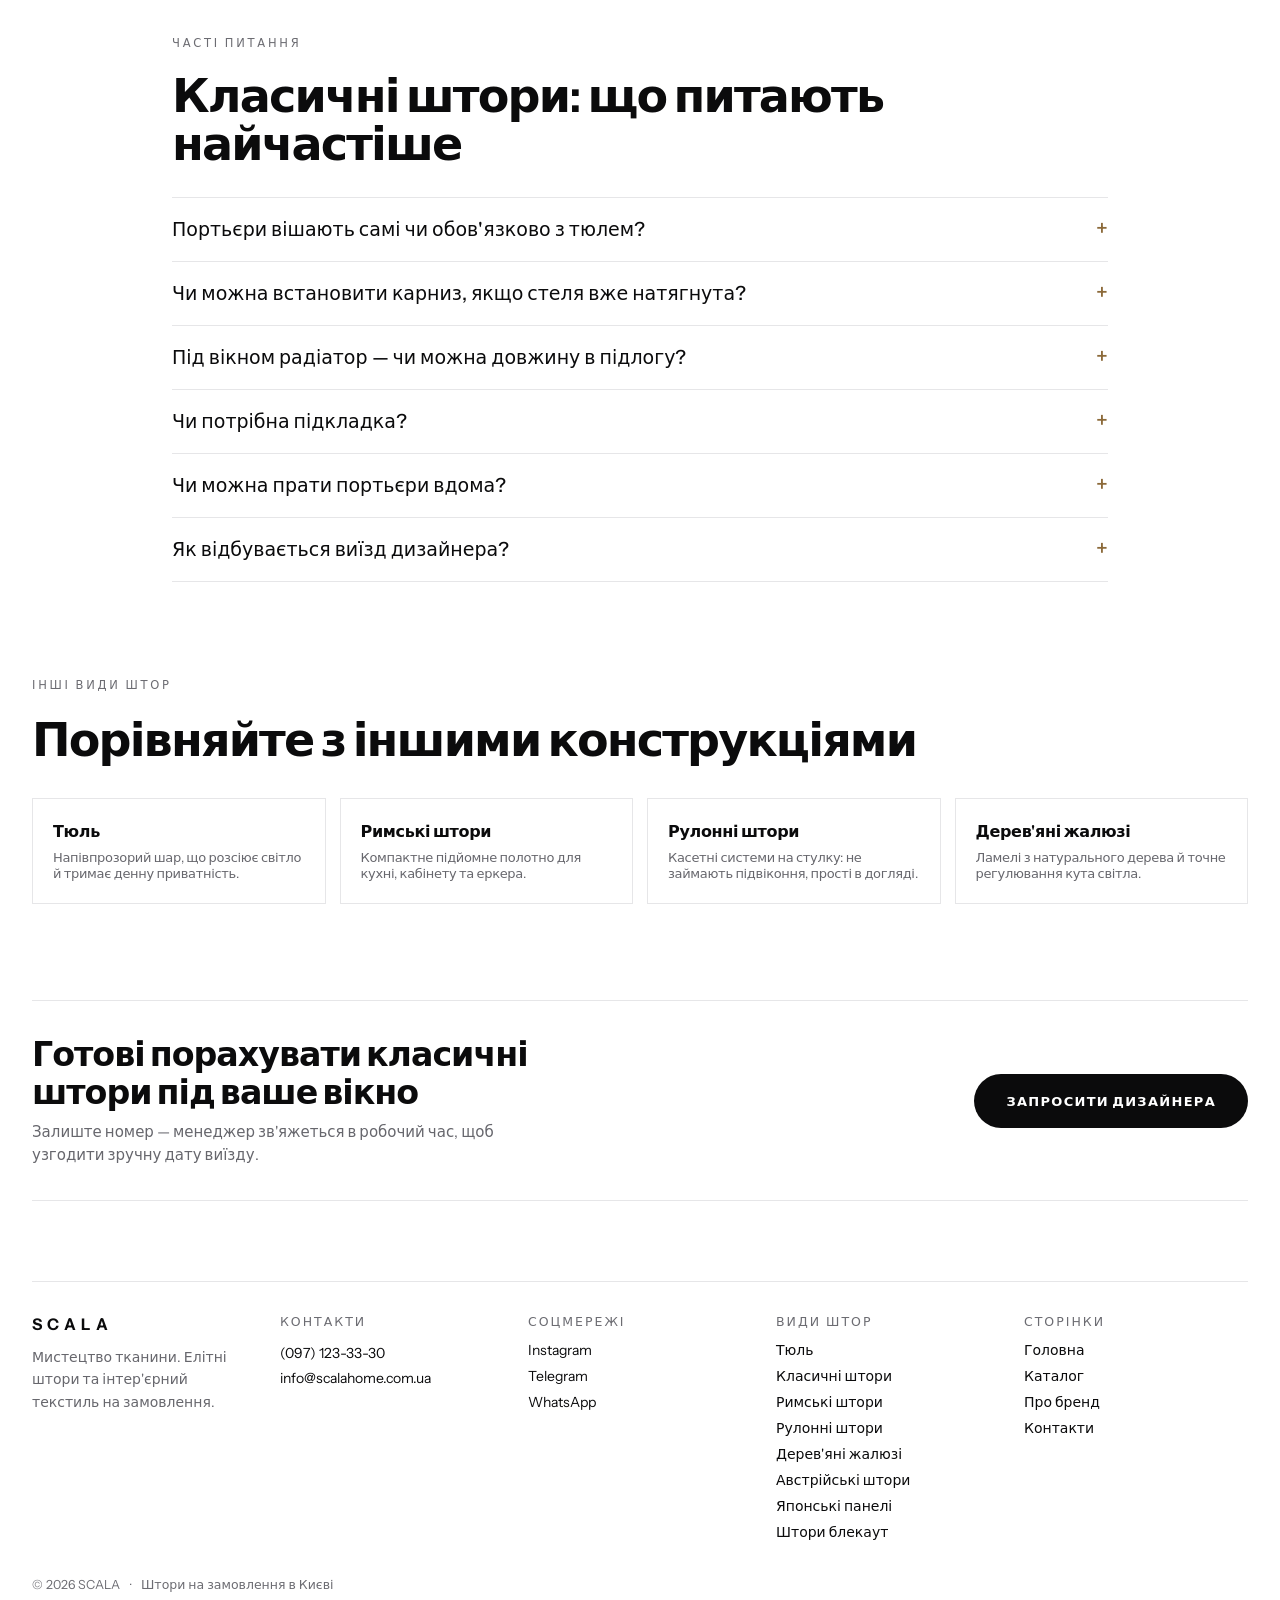
<file: vydy-shtor/portyery.html>
<!DOCTYPE html>
<html lang="uk">
<head>
<meta charset="utf-8" />
<meta name="viewport" content="width=device-width, initial-scale=1" />
<title>Класичні штори (портьєри) на замовлення в Києві — SCALA</title>
<!-- ПРЕВʼЮ ДЛЯ РЕВІЗІЇ. Цей тег закриває збірку від пошукових систем,
     щоб вона не конкурувала з scalahome.com.ua як дубль.
     ПРИБРАТИ перед запуском у продакшн. -->
<meta name="robots" content="noindex, nofollow" />
<meta name="description" content="Портьєри на замовлення в Києві: щільні тканини, коефіцієнт складки, підкладка, карниз і монтаж. Заміри та виїзд дизайнера зі зразками — безкоштовно." />
<link rel="canonical" href="https://scalahome.com.ua/vydy-shtor/portyery/" />
<meta property="og:type" content="article" />
<meta property="og:locale" content="uk_UA" />
<meta property="og:site_name" content="SCALA" />
<meta property="og:title" content="Класичні штори (портьєри) на замовлення в Києві" />
<meta property="og:description" content="Портьєри — щільні полотна, які закривають вікно повністю і тримають вертикальну складку від карниза до підлоги. Ми шиємо їх у Києві під конкретний отвір: спершу замір, потім тканин" />
<meta property="og:image" content="https://scalahome.com.ua/wp-content/themes/scala-atelier/assets/img/type-classic.webp" />
<link rel="preconnect" href="https://fonts.googleapis.com" />
<link rel="preconnect" href="https://fonts.gstatic.com" crossorigin />
<link href="https://fonts.googleapis.com/css2?family=Instrument+Sans:ital,wght@0,400;0,500;0,600;0,700&display=swap" rel="stylesheet" />
<link rel="stylesheet" href="../assets/css/main.css" />
</head>
<body>

<header class="hdr hdr--sticky">
  <div class="hdr__inner">
    <a href="../index.html" class="logo">SCALA</a>
    <nav class="hdr__nav" aria-label="Головна навігація">
      <a href="../index.html">Головна</a>
      <a href="../catalog.html">Каталог</a>
      <a href="../about.html">Про бренд</a>
      <a href="../contacts.html">Контакти</a>
    </nav>
    <a class="hdr__phone" href="tel:+380971233330">(097) 123-33-30</a>
    <a class="hdr__cta hdr__cta--filled" href="../contacts.html" data-lead-open="Хедер · Класичні штори">Запросити дизайнера</a>
    <button class="burger" data-menu-toggle aria-label="Меню" aria-controls="mmenu" aria-expanded="false">
      <span></span><span></span>
    </button>
  </div>
</header>

<!-- МОБІЛЬНЕ МЕНЮ -->
<div id="mmenu" class="mmenu">
  <div class="mmenu__top">
    <span class="logo">SCALA</span>
    <button class="mmenu__close" data-menu-toggle aria-label="Закрити">&times;</button>
  </div>
  <nav class="mmenu__nav" aria-label="Мобільна навігація">
    <a href="../index.html">Головна</a>
    <a href="../catalog.html">Каталог</a>
    <a href="../about.html">Про бренд</a>
    <a href="../contacts.html">Контакти</a>
  </nav>
  <div class="mmenu__foot">
    <a class="mmenu__phone" href="tel:+380971233330">(097) 123-33-30</a>
    <a class="mmenu__cta" href="../contacts.html" data-lead-open="Мобільне меню · Класичні штори">Запросити дизайнера</a>
  </div>
</div>

<main>

<section class="section--sub">
  <nav class="crumbs" aria-label="Хлібні крихти">
    <a href="../index.html">Головна</a>
    <span class="crumbs__sep">/</span>
    <a href="../catalog.html">Види штор</a>
    <span class="crumbs__sep">/</span>
    <span aria-current="page">Класичні штори</span>
  </nav>
  <h1 class="h1-page balance" style="max-width:1000px">Класичні штори (портьєри) на замовлення в Києві</h1>
  <p class="tp__lead pretty">Портьєри — щільні полотна, які закривають вікно повністю і тримають вертикальну складку від карниза до підлоги. Ми шиємо їх у Києві під конкретний отвір: спершу замір, потім тканина, спосіб обробки верху та кріплення, і лише тоді розкрій. Готових розмірів не буває: ширина й довжина рахуються під ваше вікно та карниз.</p>
  <div class="tp__cta">
    <a href="../contacts.html" class="btn btn--dark" data-lead-open="Класичні штори · верх сторінки">Запросити дизайнера зі зразками</a>
    <a href="#faq" class="btn btn--outline">Часті питання</a>
  </div>
</section>

<section class="section--m44">
  <div class="tp__hero">
    <img src="../assets/img/type-classic.webp"
         srcset="../assets/img/type-classic@0.5x.webp 543w, ../assets/img/type-classic.webp 1086w"
         sizes="100vw" width="1086" height="1448" alt="Класичні штори (портьєри) — Scala" class="parallax" />
  </div>
</section>

<section class="section--m96">
  <div class="tp__blocks">
    <div class="prose-block">
      <div class="prose-block__aside">
        <h2 class="prose-block__title">Що таке портьєри і як вони поводяться на вікні</h2>
      </div>
      <div class="prose">
        <p>Портьєра — важке полотно, зібране у вертикальні складки, з підкладкою або без неї. Її завдання — керувати світлом і тримати геометрію: тканина має спадати рівними вертикалями й повертатися у форму після кожного розсування. Легке полотно складку не тримає, воно провисає і йде хвилею.</p>
        <ul>
          <li>у підлогу із зазором — полотно не витирається й менше збирає пил;</li>
          <li>у підлогу впритул — рівна лінія, але потребує ідеально виставленого карниза;</li>
          <li>з напуском — м'який злам унизу, лише на важких тканинах і не для проходів.</li>
        </ul>
        <p>Ключова величина — коефіцієнт складки: у скільки разів ширина розкрою більша за робочу довжину карниза. Чим він вищий, тим глибша хвиля й щільніше перекриття світла. Замалий коефіцієнт дає пласке, порожнє полотно; завеликий на важкій тканині перетворює зібрану штору на громіздкий стовп, який не поміщається збоку від вікна.</p>
        <p>Низ портьєри отримує обтяжувач — шнур або стрічку, вшиту в подвійний підгин. Він притягує полотно вниз, гасить рух від протягу і не дає краю підвертатися.</p>
        <p>Довжина в підлогу читається як суцільна вертикаль; до підвіконня виправдана там, де під вікном меблі, робоча зона або радіатор, до якого потрібен доступ.</p>
      </div>
    </div>

    <div class="prose-block">
      <div class="prose-block__aside">
        <h2 class="prose-block__title">Кому підходять портьєри, а кому — ні</h2>
      </div>
      <div class="prose">
        <p>У спальні щільне полотно з підкладкою дає темряву вранці й закриває кімнату від вікон навпроти. У вітальні портьєри працюють як лаштунки: більшість часу стоять розсунутими, тому вирішує форма зібраного полотна. Є й ситуації, де портьєри створюють більше проблем, ніж вирішують, і ми говоримо про це до замовлення.</p>
        <ul>
          <li>Кухня біля плити: щільна тканина набирає запахи й жировий наліт, а прати її щоразу не вийде.</li>
          <li>Вузька ділянка стіни збоку від вікна: зібраному полотну немає куди відійти, воно перекриває частину скла.</li>
          <li>Балконні двері з щоденним рухом: важку портьєру доводиться відводити руками, край швидко забруднюється.</li>
          <li>Ворсові тканини в дитячій або в оселі з алергією: ворс тримає пил і потребує регулярного пилососіння.</li>
        </ul>
      </div>
    </div>

    <div class="prose-block">
      <div class="prose-block__aside">
        <h2 class="prose-block__title">Тканини, які пасують портьєрам</h2>
      </div>
      <div class="prose">
        <p>Основа групи — портьєрна тканина: щільне полотно, розраховане саме на вертикальну складку. Канвас із полотняним плетінням і матовою поверхнею дає стриману вертикаль без блиску — для інтер'єрів, де штора не має бути акцентом.</p>
        <p>Ворсові матеріали — оксамит, мікровелюр і Velvet Luxe — працюють інакше: ворс по-різному відбиває світло, тому колір змінюється по глибині складки, а полотно додатково глушить звук. Це найважча група: під неї потрібен міцний карниз і кріплення в бетон або в закладну.</p>
        <p>У каталозі є ще Lion, ICON, Urban Gold, Happy і Jolly — вони різняться щільністю, фактурою та світлопроникністю, тому дивитися їх варто на великому зразку біля вашого вікна, а не на фото. Для легкого другого шару під портьєру підходить Light Air. Колір оцінюємо лише при денному світлі у вашій кімнаті.</p>
      </div>
    </div>
  </div>
</section>

<section class="section--m88">
  <div class="ctabar">
    <div>
      <div class="ctabar__title">Порахуємо ваше вікно після заміру</div>
      <div class="ctabar__text">Дизайнер приїде зі зразками в межах Києва, зніме розміри й покаже тканину у вашому освітленні. Виїзд безкоштовний і ні до чого не зобов'язує.</div>
    </div>
    <a href="../contacts.html" class="btn btn--dark" data-lead-open="Класичні штори · смуга в тексті">Запросити дизайнера</a>
  </div>
</section>

<section class="section--m96">
  <div class="tp__blocks">
    <div class="prose-block">
      <div class="prose-block__aside">
        <h2 class="prose-block__title">Карниз, кріплення й механізм</h2>
      </div>
      <div class="prose">
        <p>Спосіб обробки верху визначає і вигляд штори, і її рух.</p>
        <ul>
          <li>Шторна стрічка: складку затягують тасьмою, тип стрічки задає малюнок збірки. Полотно вішається на гачки в профіль або на кільця штанги; складку можна перетягнути.</li>
          <li>Люверси: кільця, вшиті в потовщений верх, ідуть просто по круглій штанзі. Дають велику рівну хвилю й легкий хід, але крок хвилі фіксований.</li>
          <li>Прихований трек у стельовій ніші: карниза не видно, полотно виходить наче зі стелі. Нішу закладають заздалегідь, разом із ремонтом.</li>
        </ul>
      </div>
    </div>

    <div class="prose-block">
      <div class="prose-block__aside">
        <h2 class="prose-block__title">Заміри й типові помилки</h2>
      </div>
      <div class="prose">
        <p>Стельове кріплення витягує кімнату по висоті й дозволяє вести полотно від самого верху. Настінне простіше в монтажі й рятує там, де стеля натяжна без закладної. Закладний брус ставлять до натягування полотна: після цього стельовий карниз без переробки вже не змонтувати. Під два шари потрібен дворядний карниз, а на широких вікнах — трек із розсуванням шнуром чи електроприводом: тканини не торкаються руками.</p>
        <ul>
          <li>Ширину беруть по карнизу: він має заходити за отвір з обох боків, щоб розсунута штора не з'їдала світло.</li>
          <li>Висоту знімають щонайменше у трьох точках: підлога й стеля майже ніколи не паралельні, і різницю видно по низу портьєри.</li>
          <li>Довжину рахують від верхньої точки кріплення, а не від штанги: гачок, кільце чи люверс додають свою висоту.</li>
          <li>Перевіряють, як відкривається вікно: ручки, поворотно-відкидний режим, вихід на балкон.</li>
          <li>Враховують плінтус, виступ підвіконня і радіатор — вони задають, наскільки близько полотно підійде до стіни.</li>
        </ul>
        <p>Заміряють не вікно, а майбутній карниз: спершу вирішуємо, де він стоятиме, і лише тоді знімаємо розміри.</p>
        <p>Найчастіша помилка — міряти до фінішних робіт, не врахувавши товщину стяжки, покриття підлоги чи натяжної стелі. Друга — вішати карниз впритул до отвору: зібране полотно перекриває скло, і кімната втрачає світло щодня. Виїзд дизайнера зі зразками в межах Києва безкоштовний, і замір ми робимо самі, щоб ці ризики взяти на себе.</p>
      </div>
    </div>

    <div class="prose-block">
      <div class="prose-block__aside">
        <h2 class="prose-block__title">Від чого залежить вартість</h2>
      </div>
      <div class="prose">
        <p>Вартість складається не з ширини вікна, а з кількох факторів.</p>
        <ul>
          <li>Ширина розкрою: коефіцієнт складки визначає, скільки тканини реально піде на полотно.</li>
          <li>Клас і склад тканини, наявність рисунка з рапортом — його доводиться підганяти, і витрата зростає.</li>
          <li>Підкладка й дублювання: затемнювальний або терморегулювальний шар додає і матеріал, і роботу.</li>
          <li>Спосіб обробки верху: шторна стрічка, люверси, ручні складки різної складності.</li>
          <li>Висота стелі й кількість полотен на кімнату.</li>
          <li>Карниз: профіль чи штанга, один або два ряди, ручне розсування чи електропривід.</li>
          <li>Умови монтажу: бетон, гіпсокартон, натяжна стеля, ніша, висота.</li>
        </ul>
        <p>Підсумок рахують після заміру, коли зрозумілі всі ці пункти.</p>
      </div>
    </div>

    <div class="prose-block">
      <div class="prose-block__aside">
        <h2 class="prose-block__title">Догляд і прання</h2>
      </div>
      <div class="prose">
        <p>Основний догляд — не прання, а пилосос із насадкою на низькій потужності, згори вниз, разом із верхнім краєм і складками.</p>
        <p>Перед пранням знімають гачки й розпускають шторну стрічку — інакше складка запечеться, а полотно сяде нерівно. Режим делікатний, вода прохолодна, віджим мінімальний. Ворсові тканини домашнє прання переносять погано: їх краще віддавати в хімчистку.</p>
        <p>Сушити найпростіше на карнизі: вологе полотно під власною вагою випрямляється, і прасувати здебільшого не доводиться. Пару дають з вивороту й на відстані, а обтяжувач із низу не виймають.</p>
      </div>
    </div>
  </div>
</section>

<section class="section--m96">
  <div class="prose-block">
    <div class="prose-block__aside">
      <div class="eyebrow eyebrow--plain">Тканини</div>
      <h2 class="prose-block__title">Що дизайнер привезе на замір</h2>
    </div>
    <div class="prose">
      <p>Нижче — позиції з нашого каталогу, які найчастіше беруть на цю конструкцію. Остаточний вибір роблять на вікні: тканина у вашому освітленні виглядає інакше, ніж на фотографії.</p>
      <div class="tp__fabrics">
      <a class="tp__fab" href="../catalog.html">Портьєрна тканина</a>
      <a class="tp__fab" href="../catalog.html">Канвас</a>
      <a class="tp__fab" href="../catalog.html">Оксамит</a>
      <a class="tp__fab" href="../catalog.html">Мікровелюр</a>
      <a class="tp__fab" href="../catalog.html">Velvet Luxe</a>
      <a class="tp__fab" href="../catalog.html">Lion</a>
      <a class="tp__fab" href="../catalog.html">ICON</a>
      <a class="tp__fab" href="../catalog.html">Urban Gold</a>
      <a class="tp__fab" href="../catalog.html">Happy</a>
      <a class="tp__fab" href="../catalog.html">Jolly</a>
      <a class="tp__fab" href="../catalog.html">Light Air</a>
      </div>
    </div>
  </div>
</section>

<section id="faq" class="section section--narrow">
  <div class="eyebrow eyebrow--plain">Часті питання</div>
  <h2 class="h2-section faq__h2">Класичні штори: що питають найчастіше</h2>

  <details class="faq-item">
    <summary>Портьєри вішають самі чи обов'язково з тюлем?<span class="f-plus">+</span></summary>
    <div class="faq-item__a">Обидва варіанти робочі: один щільний шар підходить для кабінету чи кімнати з вікнами у двір, де вдень приватність не потрібна. Двошарова композиція гнучкіша: легкий шар працює вдень, щільний закривається на ніч. Під два шари потрібен дворядний карниз, тому це вирішують до замовлення.</div>
  </details>
  <details class="faq-item">
    <summary>Чи можна встановити карниз, якщо стеля вже натягнута?<span class="f-plus">+</span></summary>
    <div class="faq-item__a">Якщо закладний брус не поставили, стельовий карниз без переробки стелі не змонтувати. Тоді ставимо настінний карниз із виносом або кріпимо профіль до стіни під самою стелею — візуально різниця мінімальна. Саме тому питання про штори варто піднімати ще до натягування стелі.</div>
  </details>
  <details class="faq-item">
    <summary>Під вікном радіатор — чи можна довжину в підлогу?<span class="f-plus">+</span></summary>
    <div class="faq-item__a">Можна, але частина тепла тоді йде вгору у скло, а не в кімнату. Якщо радіатор єдине джерело тепла, розумніша або довжина до підвіконня, або портьєра, що в закритому стані не перекриває решітку повністю. На замірах дивимося виступ радіатора й показуємо обидва варіанти.</div>
  </details>
  <details class="faq-item">
    <summary>Чи потрібна підкладка?<span class="f-plus">+</span></summary>
    <div class="faq-item__a">Підкладка додає ваги, вирівнює складку, захищає лицьову тканину від вигоряння і підвищує затемнення. Для спальні на сонячному боці вона зазвичай виправдана; для декоративної портьєри, яку не розсувають, — не обов'язкова.</div>
  </details>
  <details class="faq-item">
    <summary>Чи можна прати портьєри вдома?<span class="f-plus">+</span></summary>
    <div class="faq-item__a">Гладкі щільні тканини — здебільшого так, на делікатному режимі, попередньо знявши гачки й розпустивши стрічку. Ворсові — оксамит, мікровелюр, Velvet Luxe — краще в хімчистку: домашнє прання збиває ворс і залишає заломи, які вже не розправити. Умови догляду ми пишемо під вашу тканину при передачі замовлення.</div>
  </details>
  <details class="faq-item">
    <summary>Як відбувається виїзд дизайнера?<span class="f-plus">+</span></summary>
    <div class="faq-item__a">Дизайнер приїжджає зі зразками тканин, робить заміри на місці й показує, як полотно поводиться при вашому освітленні. У межах Києва виїзд безкоштовний. Далі узгоджуємо тканину, карниз і тип монтажу, і лише тоді запускаємо розкрій.</div>
  </details>
</section>

<section class="section--m96">
  <div class="eyebrow eyebrow--plain">Інші види штор</div>
  <h2 class="h2-section">Порівняйте з іншими конструкціями</h2>
  <div class="tp__more">
    <a href="tyul.html">Тюль<span>Напівпрозорий шар, що розсіює світло й тримає денну приватність.</span></a>
    <a href="rymski-shtory.html">Римські штори<span>Компактне підйомне полотно для кухні, кабінету та еркера.</span></a>
    <a href="rulonni-shtory.html">Рулонні штори<span>Касетні системи на стулку: не займають підвіконня, прості в догляді.</span></a>
    <a href="zhalyuzi.html">Дерев'яні жалюзі<span>Ламелі з натурального дерева й точне регулювання кута світла.</span></a>
  </div>
</section>

<section class="section--m96">
  <div class="ctabar">
    <div>
      <div class="ctabar__title">Готові порахувати класичні штори під ваше вікно</div>
      <div class="ctabar__text">Залиште номер — менеджер зв'яжеться в робочий час, щоб узгодити зручну дату виїзду.</div>
    </div>
    <a href="../contacts.html" class="btn btn--dark" data-lead-open="Класичні штори · низ сторінки">Запросити дизайнера</a>
  </div>
</section>

</main>

<footer class="footer footer--sub">
  <div class="footer__grid">
    <div>
      <div class="logo">SCALA</div>
      <div class="footer__brand-text">Мистецтво тканини. Елітні штори та інтер'єрний текстиль на замовлення.</div>
    </div>
    <div>
      <div class="footer__label">Контакти</div>
      <div class="footer__contacts">
        <a href="tel:+380971233330">(097) 123-33-30</a><br />
        <a href="mailto:info@scalahome.com.ua">info@scalahome.com.ua</a>
      </div>
    </div>
    <div>
      <div class="footer__label">Соцмережі</div>
      <div class="footer__links">
        <a href="https://www.instagram.com/scala_home_" rel="noopener">Instagram</a>
        <a href="https://t.me/ScalaHome" rel="noopener">Telegram</a>
        <a href="https://wa.me/qr/PTTFG72MUVOOD1" rel="noopener">WhatsApp</a>
      </div>
    </div>
    <div>
      <div class="footer__label">Види штор</div>
      <div class="footer__links">
        <a href="tyul.html">Тюль</a>
        <a href="portyery.html">Класичні штори</a>
        <a href="rymski-shtory.html">Римські штори</a>
        <a href="rulonni-shtory.html">Рулонні штори</a>
        <a href="zhalyuzi.html">Дерев'яні жалюзі</a>
        <a href="avstrijski-shtory.html">Австрійські штори</a>
        <a href="yaponski-paneli.html">Японські панелі</a>
        <a href="blekaut.html">Штори блекаут</a>
      </div>
    </div>
    <div>
      <div class="footer__label">Сторінки</div>
      <div class="footer__links">
        <a href="../index.html">Головна</a>
        <a href="../catalog.html">Каталог</a>
        <a href="../about.html">Про бренд</a>
        <a href="../contacts.html">Контакти</a>
      </div>
    </div>
  </div>
  <div class="footer__bottom">
    <span>© 2026 SCALA</span>
    <span>Штори на замовлення в Києві</span>
  </div>
  <div class="footer__spacer"></div>
</footer>

<!-- ЛИПКА ПАНЕЛЬ НА ТЕЛЕФОНІ. Головна дія завжди під великим пальцем. -->
<div class="mobile-bar">
  <a href="../contacts.html" class="mobile-bar__cta" data-lead-open="Липка панель (моб.) · Класичні штори">Запросити дизайнера</a>
  <a href="tel:+380971233330" class="mobile-bar__call" aria-label="Подзвонити">&#9742;</a>
</div>

<!-- МОДАЛЬНЕ ВІКНО ЗАЯВКИ.
     Відкривається кнопкою на місці, а не переносить користувача вниз.
     У заявку записується джерело — видно, з якого блоку звернення. -->
<dialog id="lead-modal" class="modal" aria-labelledby="lead-modal-title">
  <div class="modal__box">
    <button type="button" class="modal__close" data-modal-close aria-label="Закрити">&times;</button>

    <div class="eyebrow eyebrow--plain">Заявка</div>
    <h2 class="modal__title" id="lead-modal-title">Запросити дизайнера зі зразками</h2>
    <p class="modal__text">Виїзд у межах Києва безкоштовний і ні до чого не зобов'язує. Менеджер зв'яжеться з вами в робочий час, щоб узгодити зручну дату.</p>

    <form class="form" data-lead-form novalidate>
      <label class="visually-hidden" for="m-lead-name">Ім'я</label>
      <input id="m-lead-name" name="name" placeholder="Ім'я (необов'язково)" autocomplete="given-name" />

      <label class="visually-hidden" for="m-lead-phone">Телефон</label>
      <input id="m-lead-phone" name="phone" type="tel" required placeholder="+38 (0__) ___-__-__" inputmode="tel" autocomplete="tel" />

      <label class="visually-hidden" for="m-lead-need">Що потрібно оформити</label>
      <select id="m-lead-need" name="need">
        <option value="">Що потрібно оформити</option>
        <option>Тюль</option>
        <option>Класичні штори</option>
        <option>Римські штори</option>
        <option>Дерев'яні жалюзі</option>
        <option>Рулонні системи</option>
        <option>Австрійські штори</option>
        <option>Японські панелі</option>
        <option>Штори блекаут</option>
        <option>Кілька вікон / вся квартира</option>
        <option>Комерційний простір</option>
        <option>Ще не визначився</option>
      </select>

      <label class="visually-hidden" for="m-lead-note">Коментар</label>
      <textarea id="m-lead-note" name="note" rows="2" placeholder="Коментар (необов'язково)"></textarea>

      <div class="form__hp" aria-hidden="true">
        <label>Не заповнюйте це поле<input type="text" name="website" tabindex="-1" autocomplete="off" /></label>
      </div>

      <input type="hidden" name="source_label" value="" data-source-field />

      <button type="submit">Запросити дизайнера</button>
      <div class="form__error" role="alert"></div>
      <div class="form__consent">Натискаючи кнопку, ви погоджуєтесь на використання ваших даних для зв'язку.</div>
    </form>

    <div class="form-sent" data-lead-sent hidden>
      <div class="form-sent__title">Заявку прийнято</div>
      <div class="form-sent__text" data-thanks></div>
    </div>
  </div>
</dialog>

<script type="application/ld+json">{"@context": "https://schema.org", "@type": "BreadcrumbList", "itemListElement": [{"@type": "ListItem", "position": 1, "name": "Головна", "item": "https://scalahome.com.ua/"}, {"@type": "ListItem", "position": 2, "name": "Види штор", "item": "https://scalahome.com.ua/vydy-shtor/"}, {"@type": "ListItem", "position": 3, "name": "Класичні штори (портьєри)", "item": "https://scalahome.com.ua/vydy-shtor/portyery/"}]}</script>
<script type="application/ld+json">{"@context": "https://schema.org", "@type": "FAQPage", "mainEntity": [{"@type": "Question", "name": "Портьєри вішають самі чи обов'язково з тюлем?", "acceptedAnswer": {"@type": "Answer", "text": "Обидва варіанти робочі: один щільний шар підходить для кабінету чи кімнати з вікнами у двір, де вдень приватність не потрібна. Двошарова композиція гнучкіша: легкий шар працює вдень, щільний закривається на ніч. Під два шари потрібен дворядний карниз, тому це вирішують до замовлення."}}, {"@type": "Question", "name": "Чи можна встановити карниз, якщо стеля вже натягнута?", "acceptedAnswer": {"@type": "Answer", "text": "Якщо закладний брус не поставили, стельовий карниз без переробки стелі не змонтувати. Тоді ставимо настінний карниз із виносом або кріпимо профіль до стіни під самою стелею — візуально різниця мінімальна. Саме тому питання про штори варто піднімати ще до натягування стелі."}}, {"@type": "Question", "name": "Під вікном радіатор — чи можна довжину в підлогу?", "acceptedAnswer": {"@type": "Answer", "text": "Можна, але частина тепла тоді йде вгору у скло, а не в кімнату. Якщо радіатор єдине джерело тепла, розумніша або довжина до підвіконня, або портьєра, що в закритому стані не перекриває решітку повністю. На замірах дивимося виступ радіатора й показуємо обидва варіанти."}}, {"@type": "Question", "name": "Чи потрібна підкладка?", "acceptedAnswer": {"@type": "Answer", "text": "Підкладка додає ваги, вирівнює складку, захищає лицьову тканину від вигоряння і підвищує затемнення. Для спальні на сонячному боці вона зазвичай виправдана; для декоративної портьєри, яку не розсувають, — не обов'язкова."}}, {"@type": "Question", "name": "Чи можна прати портьєри вдома?", "acceptedAnswer": {"@type": "Answer", "text": "Гладкі щільні тканини — здебільшого так, на делікатному режимі, попередньо знявши гачки й розпустивши стрічку. Ворсові — оксамит, мікровелюр, Velvet Luxe — краще в хімчистку: домашнє прання збиває ворс і залишає заломи, які вже не розправити. Умови догляду ми пишемо під вашу тканину при передачі замовлення."}}, {"@type": "Question", "name": "Як відбувається виїзд дизайнера?", "acceptedAnswer": {"@type": "Answer", "text": "Дизайнер приїжджає зі зразками тканин, робить заміри на місці й показує, як полотно поводиться при вашому освітленні. У межах Києва виїзд безкоштовний. Далі узгоджуємо тканину, карниз і тип монтажу, і лише тоді запускаємо розкрій."}}]}</script>
<script src="../assets/js/main.js"></script>
</body>
</html>
</file>
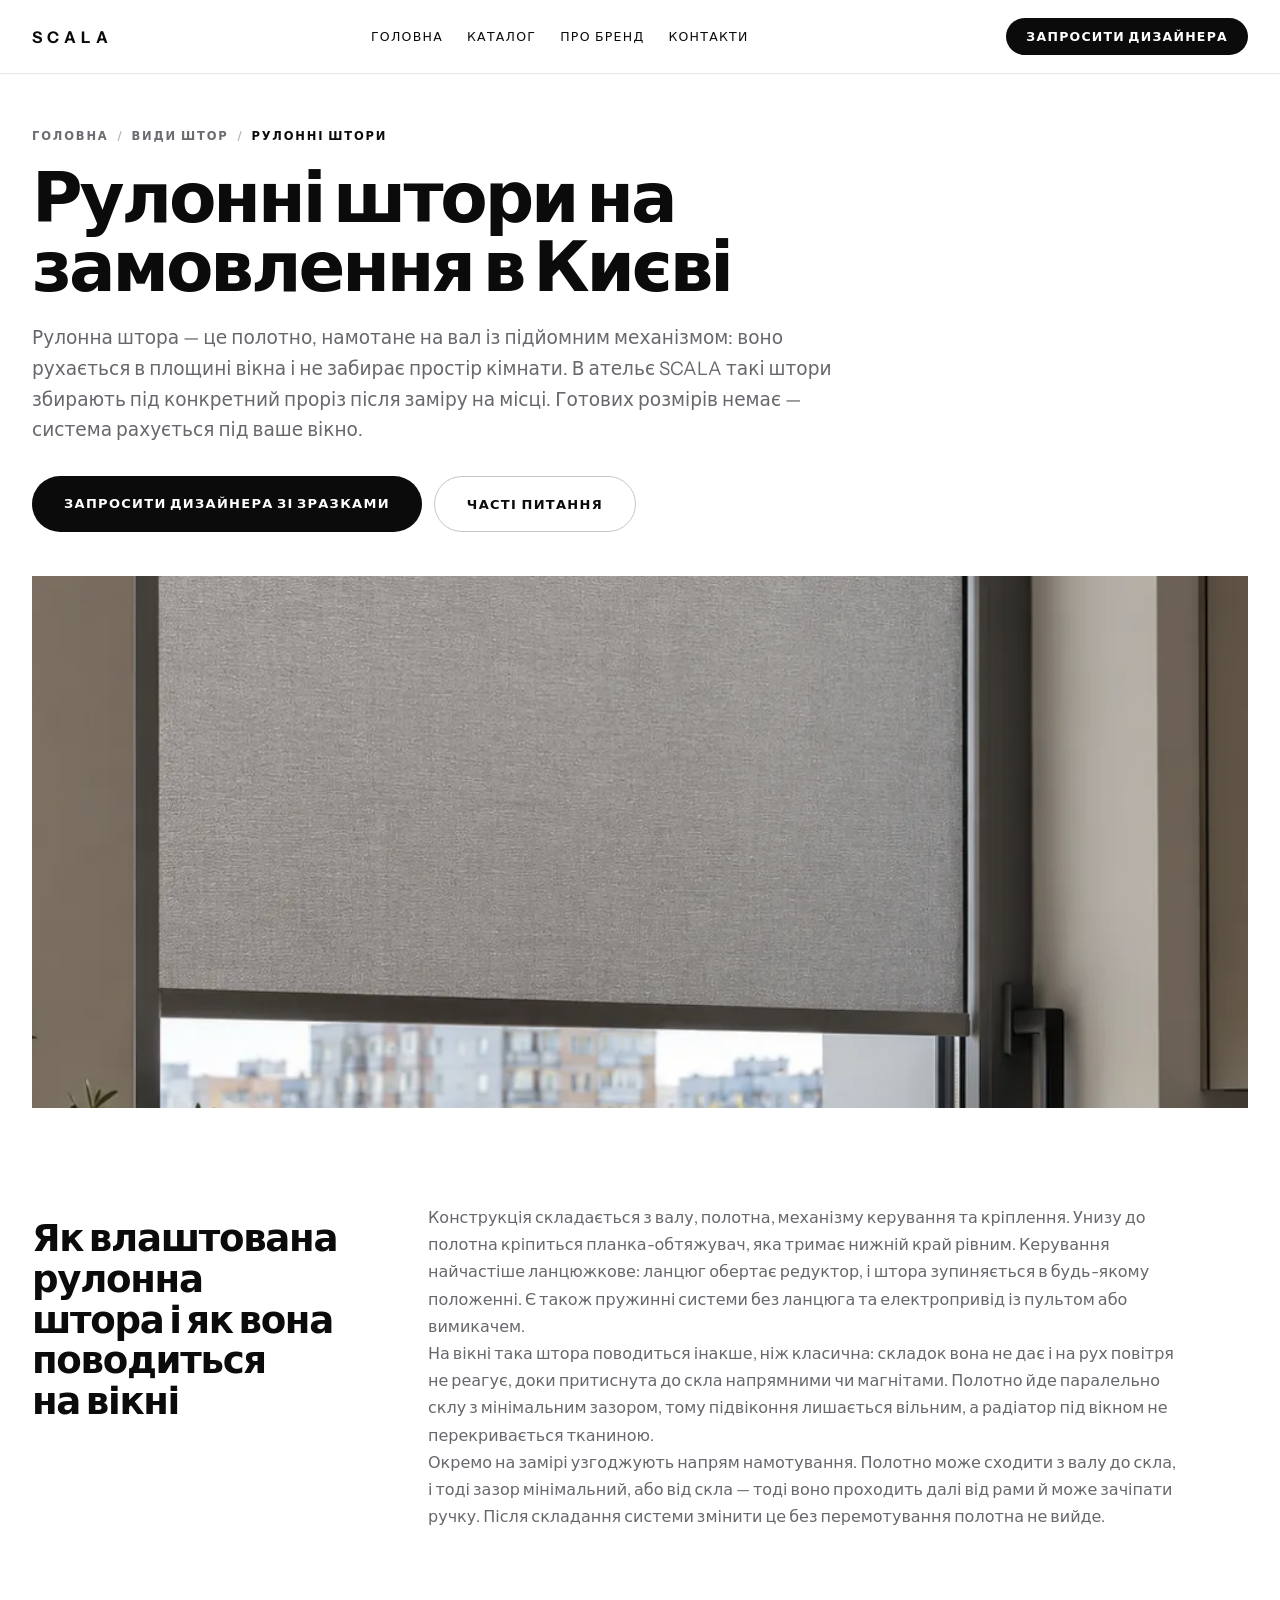
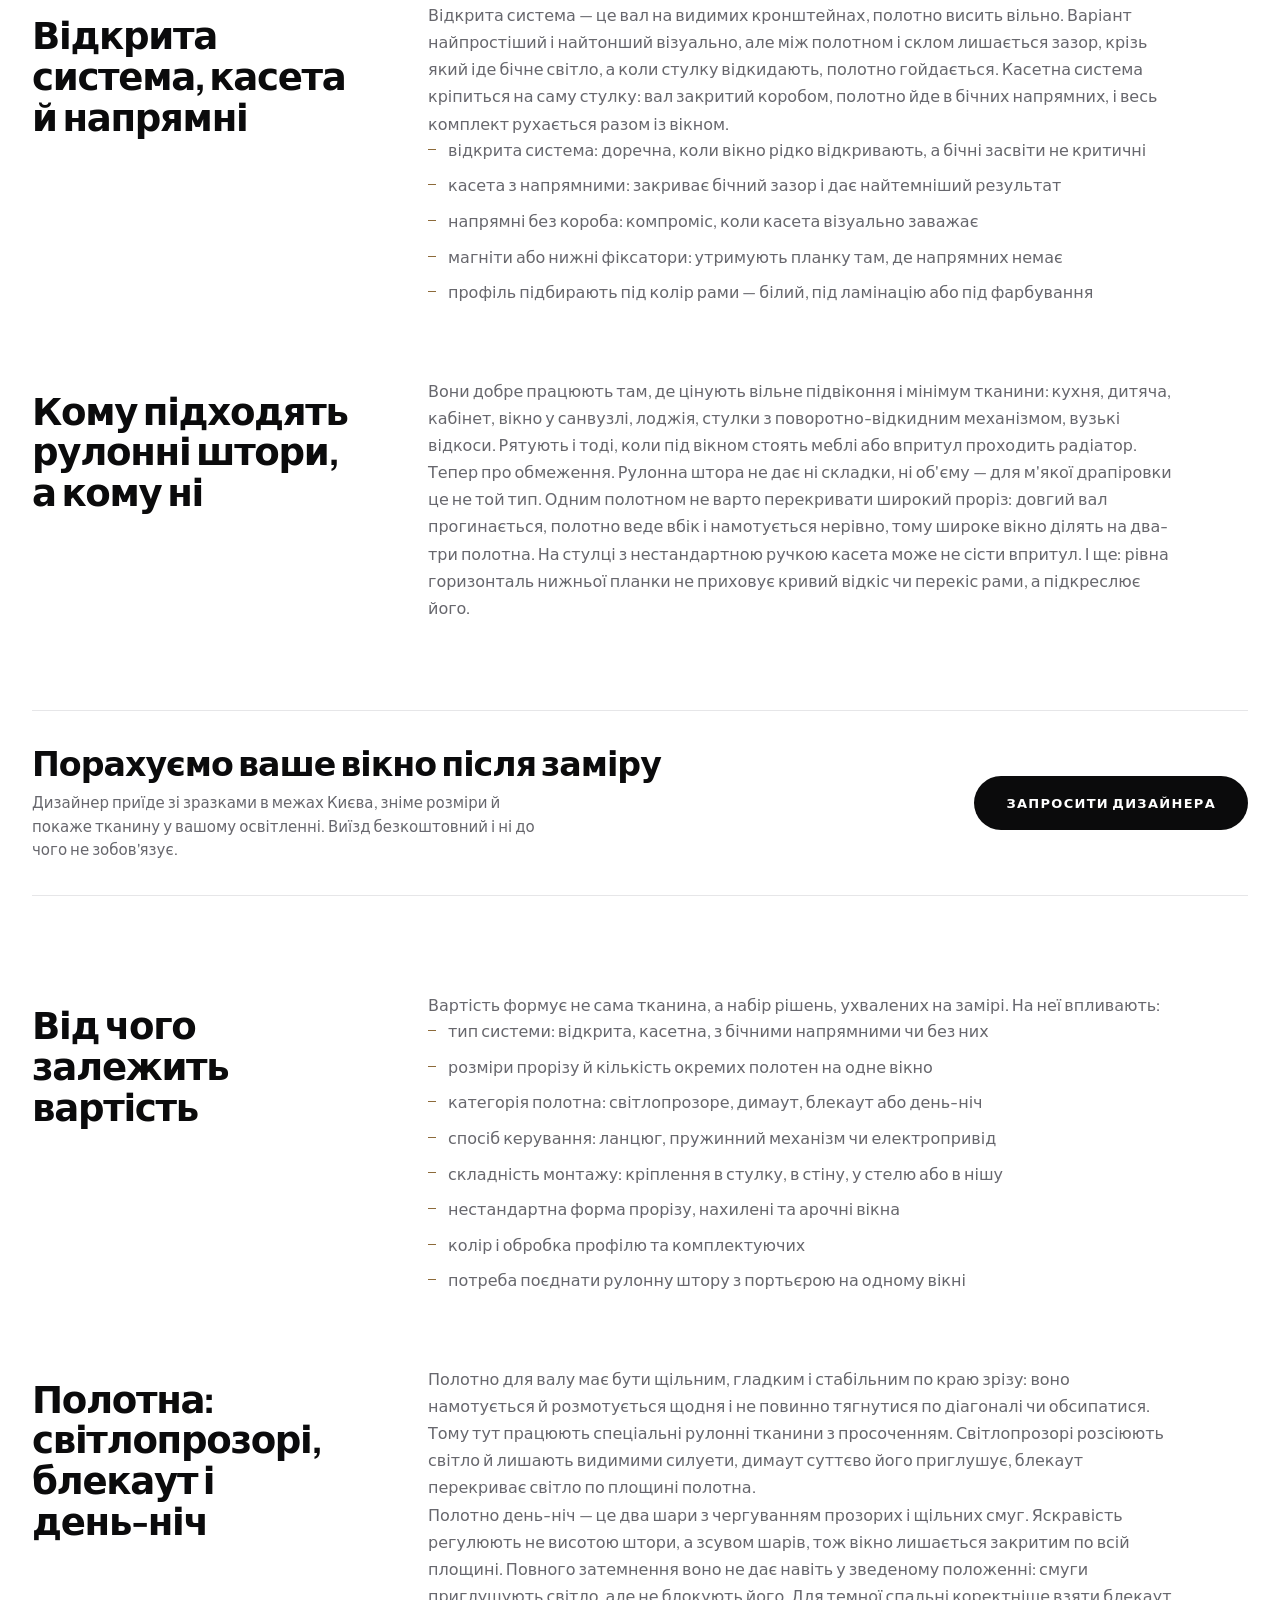
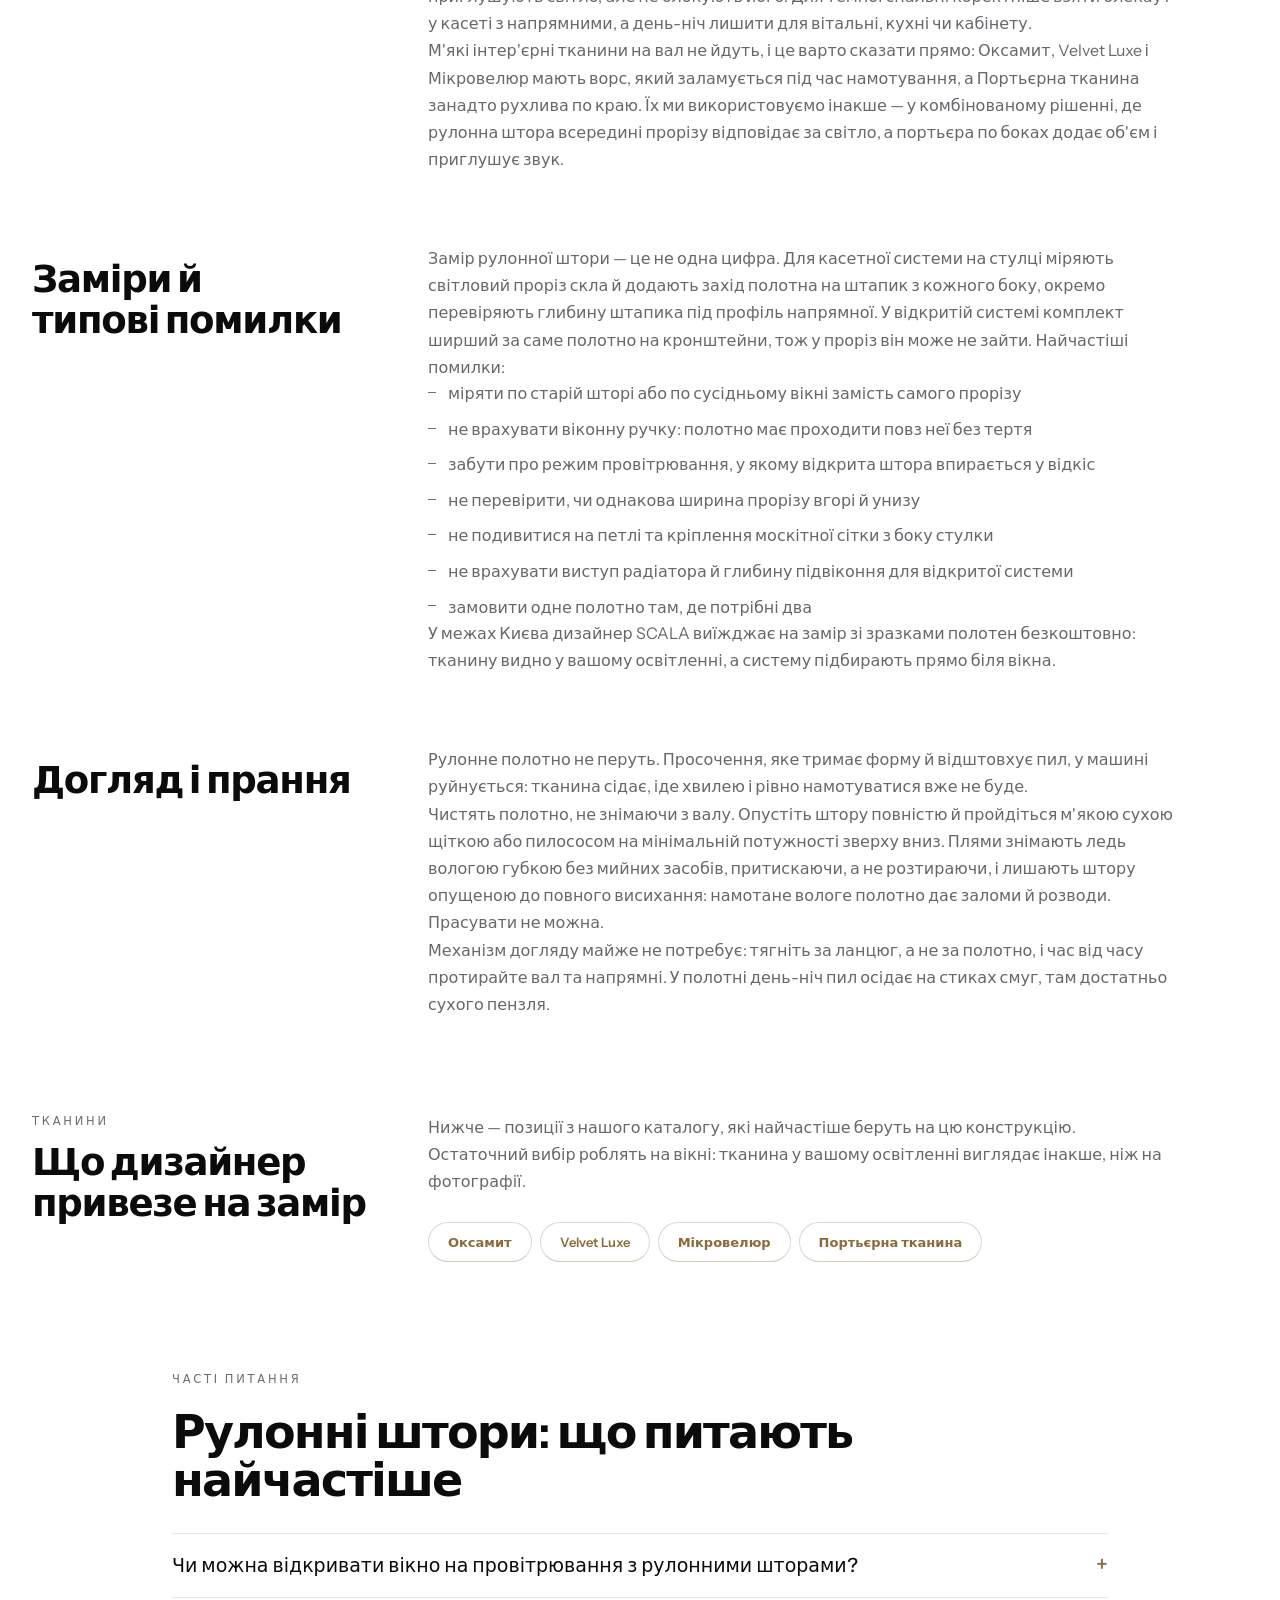
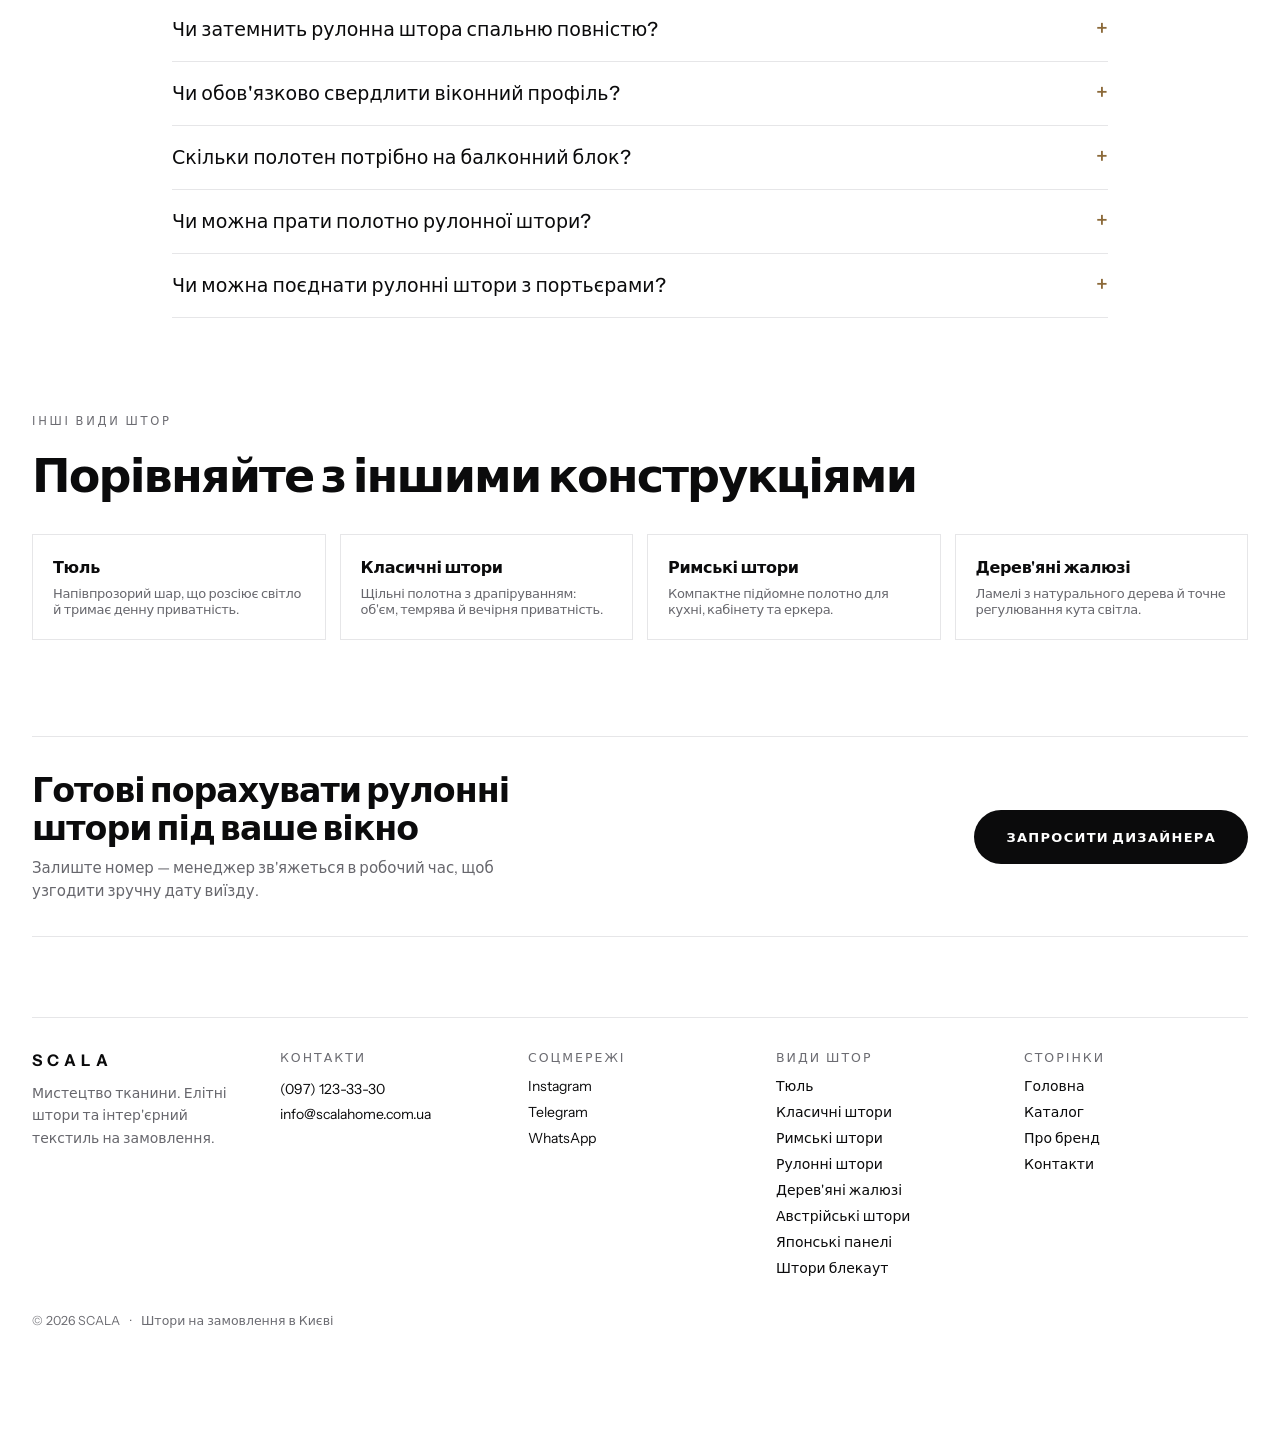
<file: vydy-shtor/rulonni-shtory.html>
<!DOCTYPE html>
<html lang="uk">
<head>
<meta charset="utf-8" />
<meta name="viewport" content="width=device-width, initial-scale=1" />
<title>Рулонні штори на замовлення в Києві — ательє SCALA</title>
<!-- ПРЕВʼЮ ДЛЯ РЕВІЗІЇ. Цей тег закриває збірку від пошукових систем,
     щоб вона не конкурувала з scalahome.com.ua як дубль.
     ПРИБРАТИ перед запуском у продакшн. -->
<meta name="robots" content="noindex, nofollow" />
<meta name="description" content="Рулонні штори на замовлення в Києві: касетні системи на стулці, напрямні, день-ніч. Виїзд дизайнера зі зразками, точний замір і монтаж під ваше вікно." />
<link rel="canonical" href="https://scalahome.com.ua/vydy-shtor/rulonni-shtory/" />
<meta property="og:type" content="article" />
<meta property="og:locale" content="uk_UA" />
<meta property="og:site_name" content="SCALA" />
<meta property="og:title" content="Рулонні штори на замовлення в Києві" />
<meta property="og:description" content="Рулонна штора — це полотно, намотане на вал із підйомним механізмом: воно рухається в площині вікна і не забирає простір кімнати. В ательє SCALA такі штори збирають під конкретний " />
<meta property="og:image" content="https://scalahome.com.ua/wp-content/themes/scala-atelier/assets/img/type-roller.webp" />
<link rel="preconnect" href="https://fonts.googleapis.com" />
<link rel="preconnect" href="https://fonts.gstatic.com" crossorigin />
<link href="https://fonts.googleapis.com/css2?family=Instrument+Sans:ital,wght@0,400;0,500;0,600;0,700&display=swap" rel="stylesheet" />
<link rel="stylesheet" href="../assets/css/main.css" />
</head>
<body>

<header class="hdr hdr--sticky">
  <div class="hdr__inner">
    <a href="../index.html" class="logo">SCALA</a>
    <nav class="hdr__nav" aria-label="Головна навігація">
      <a href="../index.html">Головна</a>
      <a href="../catalog.html">Каталог</a>
      <a href="../about.html">Про бренд</a>
      <a href="../contacts.html">Контакти</a>
    </nav>
    <a class="hdr__phone" href="tel:+380971233330">(097) 123-33-30</a>
    <a class="hdr__cta hdr__cta--filled" href="../contacts.html" data-lead-open="Хедер · Рулонні штори">Запросити дизайнера</a>
    <button class="burger" data-menu-toggle aria-label="Меню" aria-controls="mmenu" aria-expanded="false">
      <span></span><span></span>
    </button>
  </div>
</header>

<!-- МОБІЛЬНЕ МЕНЮ -->
<div id="mmenu" class="mmenu">
  <div class="mmenu__top">
    <span class="logo">SCALA</span>
    <button class="mmenu__close" data-menu-toggle aria-label="Закрити">&times;</button>
  </div>
  <nav class="mmenu__nav" aria-label="Мобільна навігація">
    <a href="../index.html">Головна</a>
    <a href="../catalog.html">Каталог</a>
    <a href="../about.html">Про бренд</a>
    <a href="../contacts.html">Контакти</a>
  </nav>
  <div class="mmenu__foot">
    <a class="mmenu__phone" href="tel:+380971233330">(097) 123-33-30</a>
    <a class="mmenu__cta" href="../contacts.html" data-lead-open="Мобільне меню · Рулонні штори">Запросити дизайнера</a>
  </div>
</div>

<main>

<section class="section--sub">
  <nav class="crumbs" aria-label="Хлібні крихти">
    <a href="../index.html">Головна</a>
    <span class="crumbs__sep">/</span>
    <a href="../catalog.html">Види штор</a>
    <span class="crumbs__sep">/</span>
    <span aria-current="page">Рулонні штори</span>
  </nav>
  <h1 class="h1-page balance" style="max-width:1000px">Рулонні штори на замовлення в Києві</h1>
  <p class="tp__lead pretty">Рулонна штора — це полотно, намотане на вал із підйомним механізмом: воно рухається в площині вікна і не забирає простір кімнати. В ательє SCALA такі штори збирають під конкретний проріз після заміру на місці. Готових розмірів немає — система рахується під ваше вікно.</p>
  <div class="tp__cta">
    <a href="../contacts.html" class="btn btn--dark" data-lead-open="Рулонні штори · верх сторінки">Запросити дизайнера зі зразками</a>
    <a href="#faq" class="btn btn--outline">Часті питання</a>
  </div>
</section>

<section class="section--m44">
  <div class="tp__hero">
    <img src="../assets/img/type-roller.webp"
         srcset="../assets/img/type-roller@0.5x.webp 543w, ../assets/img/type-roller.webp 1086w"
         sizes="100vw" width="1086" height="1448" alt="Рулонні штори — Scala" class="parallax" />
  </div>
</section>

<section class="section--m96">
  <div class="tp__blocks">
    <div class="prose-block">
      <div class="prose-block__aside">
        <h2 class="prose-block__title">Як влаштована рулонна штора і як вона поводиться на вікні</h2>
      </div>
      <div class="prose">
        <p>Конструкція складається з валу, полотна, механізму керування та кріплення. Унизу до полотна кріпиться планка-обтяжувач, яка тримає нижній край рівним. Керування найчастіше ланцюжкове: ланцюг обертає редуктор, і штора зупиняється в будь-якому положенні. Є також пружинні системи без ланцюга та електропривід із пультом або вимикачем.</p>
        <p>На вікні така штора поводиться інакше, ніж класична: складок вона не дає і на рух повітря не реагує, доки притиснута до скла напрямними чи магнітами. Полотно йде паралельно склу з мінімальним зазором, тому підвіконня лишається вільним, а радіатор під вікном не перекривається тканиною.</p>
        <p>Окремо на замірі узгоджують напрям намотування. Полотно може сходити з валу до скла, і тоді зазор мінімальний, або від скла — тоді воно проходить далі від рами й може зачіпати ручку. Після складання системи змінити це без перемотування полотна не вийде.</p>
      </div>
    </div>

    <div class="prose-block">
      <div class="prose-block__aside">
        <h2 class="prose-block__title">Відкрита система, касета й напрямні</h2>
      </div>
      <div class="prose">
        <p>Відкрита система — це вал на видимих кронштейнах, полотно висить вільно. Варіант найпростіший і найтонший візуально, але між полотном і склом лишається зазор, крізь який іде бічне світло, а коли стулку відкидають, полотно гойдається. Касетна система кріпиться на саму стулку: вал закритий коробом, полотно йде в бічних напрямних, і весь комплект рухається разом із вікном.</p>
        <ul>
          <li>відкрита система: доречна, коли вікно рідко відкривають, а бічні засвіти не критичні</li>
          <li>касета з напрямними: закриває бічний зазор і дає найтемніший результат</li>
          <li>напрямні без короба: компроміс, коли касета візуально заважає</li>
          <li>магніти або нижні фіксатори: утримують планку там, де напрямних немає</li>
          <li>профіль підбирають під колір рами — білий, під ламінацію або під фарбування</li>
        </ul>
      </div>
    </div>

    <div class="prose-block">
      <div class="prose-block__aside">
        <h2 class="prose-block__title">Кому підходять рулонні штори, а кому ні</h2>
      </div>
      <div class="prose">
        <p>Вони добре працюють там, де цінують вільне підвіконня і мінімум тканини: кухня, дитяча, кабінет, вікно у санвузлі, лоджія, стулки з поворотно-відкидним механізмом, вузькі відкоси. Рятують і тоді, коли під вікном стоять меблі або впритул проходить радіатор.</p>
        <p>Тепер про обмеження. Рулонна штора не дає ні складки, ні об'єму — для м'якої драпіровки це не той тип. Одним полотном не варто перекривати широкий проріз: довгий вал прогинається, полотно веде вбік і намотується нерівно, тому широке вікно ділять на два-три полотна. На стулці з нестандартною ручкою касета може не сісти впритул. І ще: рівна горизонталь нижньої планки не приховує кривий відкіс чи перекіс рами, а підкреслює його.</p>
      </div>
    </div>
  </div>
</section>

<section class="section--m88">
  <div class="ctabar">
    <div>
      <div class="ctabar__title">Порахуємо ваше вікно після заміру</div>
      <div class="ctabar__text">Дизайнер приїде зі зразками в межах Києва, зніме розміри й покаже тканину у вашому освітленні. Виїзд безкоштовний і ні до чого не зобов'язує.</div>
    </div>
    <a href="../contacts.html" class="btn btn--dark" data-lead-open="Рулонні штори · смуга в тексті">Запросити дизайнера</a>
  </div>
</section>

<section class="section--m96">
  <div class="tp__blocks">
    <div class="prose-block">
      <div class="prose-block__aside">
        <h2 class="prose-block__title">Від чого залежить вартість</h2>
      </div>
      <div class="prose">
        <p>Вартість формує не сама тканина, а набір рішень, ухвалених на замірі. На неї впливають:</p>
        <ul>
          <li>тип системи: відкрита, касетна, з бічними напрямними чи без них</li>
          <li>розміри прорізу й кількість окремих полотен на одне вікно</li>
          <li>категорія полотна: світлопрозоре, димаут, блекаут або день-ніч</li>
          <li>спосіб керування: ланцюг, пружинний механізм чи електропривід</li>
          <li>складність монтажу: кріплення в стулку, в стіну, у стелю або в нішу</li>
          <li>нестандартна форма прорізу, нахилені та арочні вікна</li>
          <li>колір і обробка профілю та комплектуючих</li>
          <li>потреба поєднати рулонну штору з портьєрою на одному вікні</li>
        </ul>
      </div>
    </div>

    <div class="prose-block">
      <div class="prose-block__aside">
        <h2 class="prose-block__title">Полотна: світлопрозорі, блекаут і день-ніч</h2>
      </div>
      <div class="prose">
        <p>Полотно для валу має бути щільним, гладким і стабільним по краю зрізу: воно намотується й розмотується щодня і не повинно тягнутися по діагоналі чи обсипатися. Тому тут працюють спеціальні рулонні тканини з просоченням. Світлопрозорі розсіюють світло й лишають видимими силуети, димаут суттєво його приглушує, блекаут перекриває світло по площині полотна.</p>
        <p>Полотно день-ніч — це два шари з чергуванням прозорих і щільних смуг. Яскравість регулюють не висотою штори, а зсувом шарів, тож вікно лишається закритим по всій площині. Повного затемнення воно не дає навіть у зведеному положенні: смуги приглушують світло, але не блокують його. Для темної спальні коректніше взяти блекаут у касеті з напрямними, а день-ніч лишити для вітальні, кухні чи кабінету.</p>
        <p>М'які інтер'єрні тканини на вал не йдуть, і це варто сказати прямо: Оксамит, Velvet Luxe і Мікровелюр мають ворс, який заламується під час намотування, а Портьєрна тканина занадто рухлива по краю. Їх ми використовуємо інакше — у комбінованому рішенні, де рулонна штора всередині прорізу відповідає за світло, а портьєра по боках додає об'єм і приглушує звук.</p>
      </div>
    </div>

    <div class="prose-block">
      <div class="prose-block__aside">
        <h2 class="prose-block__title">Заміри й типові помилки</h2>
      </div>
      <div class="prose">
        <p>Замір рулонної штори — це не одна цифра. Для касетної системи на стулці міряють світловий проріз скла й додають захід полотна на штапик з кожного боку, окремо перевіряють глибину штапика під профіль напрямної. У відкритій системі комплект ширший за саме полотно на кронштейни, тож у проріз він може не зайти. Найчастіші помилки:</p>
        <ul>
          <li>міряти по старій шторі або по сусідньому вікні замість самого прорізу</li>
          <li>не врахувати віконну ручку: полотно має проходити повз неї без тертя</li>
          <li>забути про режим провітрювання, у якому відкрита штора впирається у відкіс</li>
          <li>не перевірити, чи однакова ширина прорізу вгорі й унизу</li>
          <li>не подивитися на петлі та кріплення москітної сітки з боку стулки</li>
          <li>не врахувати виступ радіатора й глибину підвіконня для відкритої системи</li>
          <li>замовити одне полотно там, де потрібні два</li>
        </ul>
        <p>У межах Києва дизайнер SCALA виїжджає на замір зі зразками полотен безкоштовно: тканину видно у вашому освітленні, а систему підбирають прямо біля вікна.</p>
      </div>
    </div>

    <div class="prose-block">
      <div class="prose-block__aside">
        <h2 class="prose-block__title">Догляд і прання</h2>
      </div>
      <div class="prose">
        <p>Рулонне полотно не перуть. Просочення, яке тримає форму й відштовхує пил, у машині руйнується: тканина сідає, іде хвилею і рівно намотуватися вже не буде.</p>
        <p>Чистять полотно, не знімаючи з валу. Опустіть штору повністю й пройдіться м'якою сухою щіткою або пилососом на мінімальній потужності зверху вниз. Плями знімають ледь вологою губкою без мийних засобів, притискаючи, а не розтираючи, і лишають штору опущеною до повного висихання: намотане вологе полотно дає заломи й розводи. Прасувати не можна.</p>
        <p>Механізм догляду майже не потребує: тягніть за ланцюг, а не за полотно, і час від часу протирайте вал та напрямні. У полотні день-ніч пил осідає на стиках смуг, там достатньо сухого пензля.</p>
      </div>
    </div>
  </div>
</section>

<section class="section--m96">
  <div class="prose-block">
    <div class="prose-block__aside">
      <div class="eyebrow eyebrow--plain">Тканини</div>
      <h2 class="prose-block__title">Що дизайнер привезе на замір</h2>
    </div>
    <div class="prose">
      <p>Нижче — позиції з нашого каталогу, які найчастіше беруть на цю конструкцію. Остаточний вибір роблять на вікні: тканина у вашому освітленні виглядає інакше, ніж на фотографії.</p>
      <div class="tp__fabrics">
      <a class="tp__fab" href="../catalog.html">Оксамит</a>
      <a class="tp__fab" href="../catalog.html">Velvet Luxe</a>
      <a class="tp__fab" href="../catalog.html">Мікровелюр</a>
      <a class="tp__fab" href="../catalog.html">Портьєрна тканина</a>
      </div>
    </div>
  </div>
</section>

<section id="faq" class="section section--narrow">
  <div class="eyebrow eyebrow--plain">Часті питання</div>
  <h2 class="h2-section faq__h2">Рулонні штори: що питають найчастіше</h2>

  <details class="faq-item">
    <summary>Чи можна відкривати вікно на провітрювання з рулонними шторами?<span class="f-plus">+</span></summary>
    <div class="faq-item__a">Так, якщо система касетна або з напрямними й закріплена на самій стулці — вона рухається разом із вікном у будь-якому режимі. У відкритій системі полотно висить вільно, тож коли стулку відкидають, воно гойдається й може впертися у відкіс. Для вікон, які часто відкривають, ми пропонуємо кріплення на стулку.</div>
  </details>
  <details class="faq-item">
    <summary>Чи затемнить рулонна штора спальню повністю?<span class="f-plus">+</span></summary>
    <div class="faq-item__a">Блекаут не пропускає світло по своїй площині, але темрява в кімнаті залежить від зазорів по краях. Без бічних напрямних світло заходить збоку, тому для спальні беруть касету з напрямними або поєднують рулонну штору з портьєрою. Полотно день-ніч повного затемнення не дає.</div>
  </details>
  <details class="faq-item">
    <summary>Чи обов'язково свердлити віконний профіль?<span class="f-plus">+</span></summary>
    <div class="faq-item__a">Не завжди: частина систем ставиться на кронштейни без свердління, а напрямні фіксують на клейку стрічку. Для важчого блекаут-полотна й широких стулок надійніше кріплення саморізами в штапик, герметичність склопакета це не порушує. Спосіб монтажу визначають на замірі, за вагою полотна й типом профілю.</div>
  </details>
  <details class="faq-item">
    <summary>Скільки полотен потрібно на балконний блок?<span class="f-plus">+</span></summary>
    <div class="faq-item__a">Зазвичай два окремі: одне на вікно, друге на дверну стулку. Спільне полотно тут не працює, бо двері мають відкриватися незалежно, а вал такої довжини прогинається й намотує нерівно. Кожне полотно міряють і збирають окремо, навіть якщо тканина одна.</div>
  </details>
  <details class="faq-item">
    <summary>Чи можна прати полотно рулонної штори?<span class="f-plus">+</span></summary>
    <div class="faq-item__a">Ні. Прання руйнує просочення: полотно сідає, після висихання йде хвилею, і рівного намотування вже не буде. Чистять його сухою щіткою або пилососом, не знімаючи з валу, а плями знімають ледь вологою губкою без засобів.</div>
  </details>
  <details class="faq-item">
    <summary>Чи можна поєднати рулонні штори з портьєрами?<span class="f-plus">+</span></summary>
    <div class="faq-item__a">Так, це поширений сценарій: рулонна штора всередині прорізу відповідає за світло, а портьєра на карнизі над вікном додає об'єм і приглушує звук. Важливо рознести їх по глибині, щоб полотно не терлося об тканину, і врахувати карниз ще на замірі рулонної системи.</div>
  </details>
</section>

<section class="section--m96">
  <div class="eyebrow eyebrow--plain">Інші види штор</div>
  <h2 class="h2-section">Порівняйте з іншими конструкціями</h2>
  <div class="tp__more">
    <a href="tyul.html">Тюль<span>Напівпрозорий шар, що розсіює світло й тримає денну приватність.</span></a>
    <a href="portyery.html">Класичні штори<span>Щільні полотна з драпіруванням: об'єм, темрява й вечірня приватність.</span></a>
    <a href="rymski-shtory.html">Римські штори<span>Компактне підйомне полотно для кухні, кабінету та еркера.</span></a>
    <a href="zhalyuzi.html">Дерев'яні жалюзі<span>Ламелі з натурального дерева й точне регулювання кута світла.</span></a>
  </div>
</section>

<section class="section--m96">
  <div class="ctabar">
    <div>
      <div class="ctabar__title">Готові порахувати рулонні штори під ваше вікно</div>
      <div class="ctabar__text">Залиште номер — менеджер зв'яжеться в робочий час, щоб узгодити зручну дату виїзду.</div>
    </div>
    <a href="../contacts.html" class="btn btn--dark" data-lead-open="Рулонні штори · низ сторінки">Запросити дизайнера</a>
  </div>
</section>

</main>

<footer class="footer footer--sub">
  <div class="footer__grid">
    <div>
      <div class="logo">SCALA</div>
      <div class="footer__brand-text">Мистецтво тканини. Елітні штори та інтер'єрний текстиль на замовлення.</div>
    </div>
    <div>
      <div class="footer__label">Контакти</div>
      <div class="footer__contacts">
        <a href="tel:+380971233330">(097) 123-33-30</a><br />
        <a href="mailto:info@scalahome.com.ua">info@scalahome.com.ua</a>
      </div>
    </div>
    <div>
      <div class="footer__label">Соцмережі</div>
      <div class="footer__links">
        <a href="https://www.instagram.com/scala_home_" rel="noopener">Instagram</a>
        <a href="https://t.me/ScalaHome" rel="noopener">Telegram</a>
        <a href="https://wa.me/qr/PTTFG72MUVOOD1" rel="noopener">WhatsApp</a>
      </div>
    </div>
    <div>
      <div class="footer__label">Види штор</div>
      <div class="footer__links">
        <a href="tyul.html">Тюль</a>
        <a href="portyery.html">Класичні штори</a>
        <a href="rymski-shtory.html">Римські штори</a>
        <a href="rulonni-shtory.html">Рулонні штори</a>
        <a href="zhalyuzi.html">Дерев'яні жалюзі</a>
        <a href="avstrijski-shtory.html">Австрійські штори</a>
        <a href="yaponski-paneli.html">Японські панелі</a>
        <a href="blekaut.html">Штори блекаут</a>
      </div>
    </div>
    <div>
      <div class="footer__label">Сторінки</div>
      <div class="footer__links">
        <a href="../index.html">Головна</a>
        <a href="../catalog.html">Каталог</a>
        <a href="../about.html">Про бренд</a>
        <a href="../contacts.html">Контакти</a>
      </div>
    </div>
  </div>
  <div class="footer__bottom">
    <span>© 2026 SCALA</span>
    <span>Штори на замовлення в Києві</span>
  </div>
  <div class="footer__spacer"></div>
</footer>

<!-- ЛИПКА ПАНЕЛЬ НА ТЕЛЕФОНІ. Головна дія завжди під великим пальцем. -->
<div class="mobile-bar">
  <a href="../contacts.html" class="mobile-bar__cta" data-lead-open="Липка панель (моб.) · Рулонні штори">Запросити дизайнера</a>
  <a href="tel:+380971233330" class="mobile-bar__call" aria-label="Подзвонити">&#9742;</a>
</div>

<!-- МОДАЛЬНЕ ВІКНО ЗАЯВКИ.
     Відкривається кнопкою на місці, а не переносить користувача вниз.
     У заявку записується джерело — видно, з якого блоку звернення. -->
<dialog id="lead-modal" class="modal" aria-labelledby="lead-modal-title">
  <div class="modal__box">
    <button type="button" class="modal__close" data-modal-close aria-label="Закрити">&times;</button>

    <div class="eyebrow eyebrow--plain">Заявка</div>
    <h2 class="modal__title" id="lead-modal-title">Запросити дизайнера зі зразками</h2>
    <p class="modal__text">Виїзд у межах Києва безкоштовний і ні до чого не зобов'язує. Менеджер зв'яжеться з вами в робочий час, щоб узгодити зручну дату.</p>

    <form class="form" data-lead-form novalidate>
      <label class="visually-hidden" for="m-lead-name">Ім'я</label>
      <input id="m-lead-name" name="name" placeholder="Ім'я (необов'язково)" autocomplete="given-name" />

      <label class="visually-hidden" for="m-lead-phone">Телефон</label>
      <input id="m-lead-phone" name="phone" type="tel" required placeholder="+38 (0__) ___-__-__" inputmode="tel" autocomplete="tel" />

      <label class="visually-hidden" for="m-lead-need">Що потрібно оформити</label>
      <select id="m-lead-need" name="need">
        <option value="">Що потрібно оформити</option>
        <option>Тюль</option>
        <option>Класичні штори</option>
        <option>Римські штори</option>
        <option>Дерев'яні жалюзі</option>
        <option>Рулонні системи</option>
        <option>Австрійські штори</option>
        <option>Японські панелі</option>
        <option>Штори блекаут</option>
        <option>Кілька вікон / вся квартира</option>
        <option>Комерційний простір</option>
        <option>Ще не визначився</option>
      </select>

      <label class="visually-hidden" for="m-lead-note">Коментар</label>
      <textarea id="m-lead-note" name="note" rows="2" placeholder="Коментар (необов'язково)"></textarea>

      <div class="form__hp" aria-hidden="true">
        <label>Не заповнюйте це поле<input type="text" name="website" tabindex="-1" autocomplete="off" /></label>
      </div>

      <input type="hidden" name="source_label" value="" data-source-field />

      <button type="submit">Запросити дизайнера</button>
      <div class="form__error" role="alert"></div>
      <div class="form__consent">Натискаючи кнопку, ви погоджуєтесь на використання ваших даних для зв'язку.</div>
    </form>

    <div class="form-sent" data-lead-sent hidden>
      <div class="form-sent__title">Заявку прийнято</div>
      <div class="form-sent__text" data-thanks></div>
    </div>
  </div>
</dialog>

<script type="application/ld+json">{"@context": "https://schema.org", "@type": "BreadcrumbList", "itemListElement": [{"@type": "ListItem", "position": 1, "name": "Головна", "item": "https://scalahome.com.ua/"}, {"@type": "ListItem", "position": 2, "name": "Види штор", "item": "https://scalahome.com.ua/vydy-shtor/"}, {"@type": "ListItem", "position": 3, "name": "Рулонні штори", "item": "https://scalahome.com.ua/vydy-shtor/rulonni-shtory/"}]}</script>
<script type="application/ld+json">{"@context": "https://schema.org", "@type": "FAQPage", "mainEntity": [{"@type": "Question", "name": "Чи можна відкривати вікно на провітрювання з рулонними шторами?", "acceptedAnswer": {"@type": "Answer", "text": "Так, якщо система касетна або з напрямними й закріплена на самій стулці — вона рухається разом із вікном у будь-якому режимі. У відкритій системі полотно висить вільно, тож коли стулку відкидають, воно гойдається й може впертися у відкіс. Для вікон, які часто відкривають, ми пропонуємо кріплення на стулку."}}, {"@type": "Question", "name": "Чи затемнить рулонна штора спальню повністю?", "acceptedAnswer": {"@type": "Answer", "text": "Блекаут не пропускає світло по своїй площині, але темрява в кімнаті залежить від зазорів по краях. Без бічних напрямних світло заходить збоку, тому для спальні беруть касету з напрямними або поєднують рулонну штору з портьєрою. Полотно день-ніч повного затемнення не дає."}}, {"@type": "Question", "name": "Чи обов'язково свердлити віконний профіль?", "acceptedAnswer": {"@type": "Answer", "text": "Не завжди: частина систем ставиться на кронштейни без свердління, а напрямні фіксують на клейку стрічку. Для важчого блекаут-полотна й широких стулок надійніше кріплення саморізами в штапик, герметичність склопакета це не порушує. Спосіб монтажу визначають на замірі, за вагою полотна й типом профілю."}}, {"@type": "Question", "name": "Скільки полотен потрібно на балконний блок?", "acceptedAnswer": {"@type": "Answer", "text": "Зазвичай два окремі: одне на вікно, друге на дверну стулку. Спільне полотно тут не працює, бо двері мають відкриватися незалежно, а вал такої довжини прогинається й намотує нерівно. Кожне полотно міряють і збирають окремо, навіть якщо тканина одна."}}, {"@type": "Question", "name": "Чи можна прати полотно рулонної штори?", "acceptedAnswer": {"@type": "Answer", "text": "Ні. Прання руйнує просочення: полотно сідає, після висихання йде хвилею, і рівного намотування вже не буде. Чистять його сухою щіткою або пилососом, не знімаючи з валу, а плями знімають ледь вологою губкою без засобів."}}, {"@type": "Question", "name": "Чи можна поєднати рулонні штори з портьєрами?", "acceptedAnswer": {"@type": "Answer", "text": "Так, це поширений сценарій: рулонна штора всередині прорізу відповідає за світло, а портьєра на карнизі над вікном додає об'єм і приглушує звук. Важливо рознести їх по глибині, щоб полотно не терлося об тканину, і врахувати карниз ще на замірі рулонної системи."}}]}</script>
<script src="../assets/js/main.js"></script>
</body>
</html>
</file>
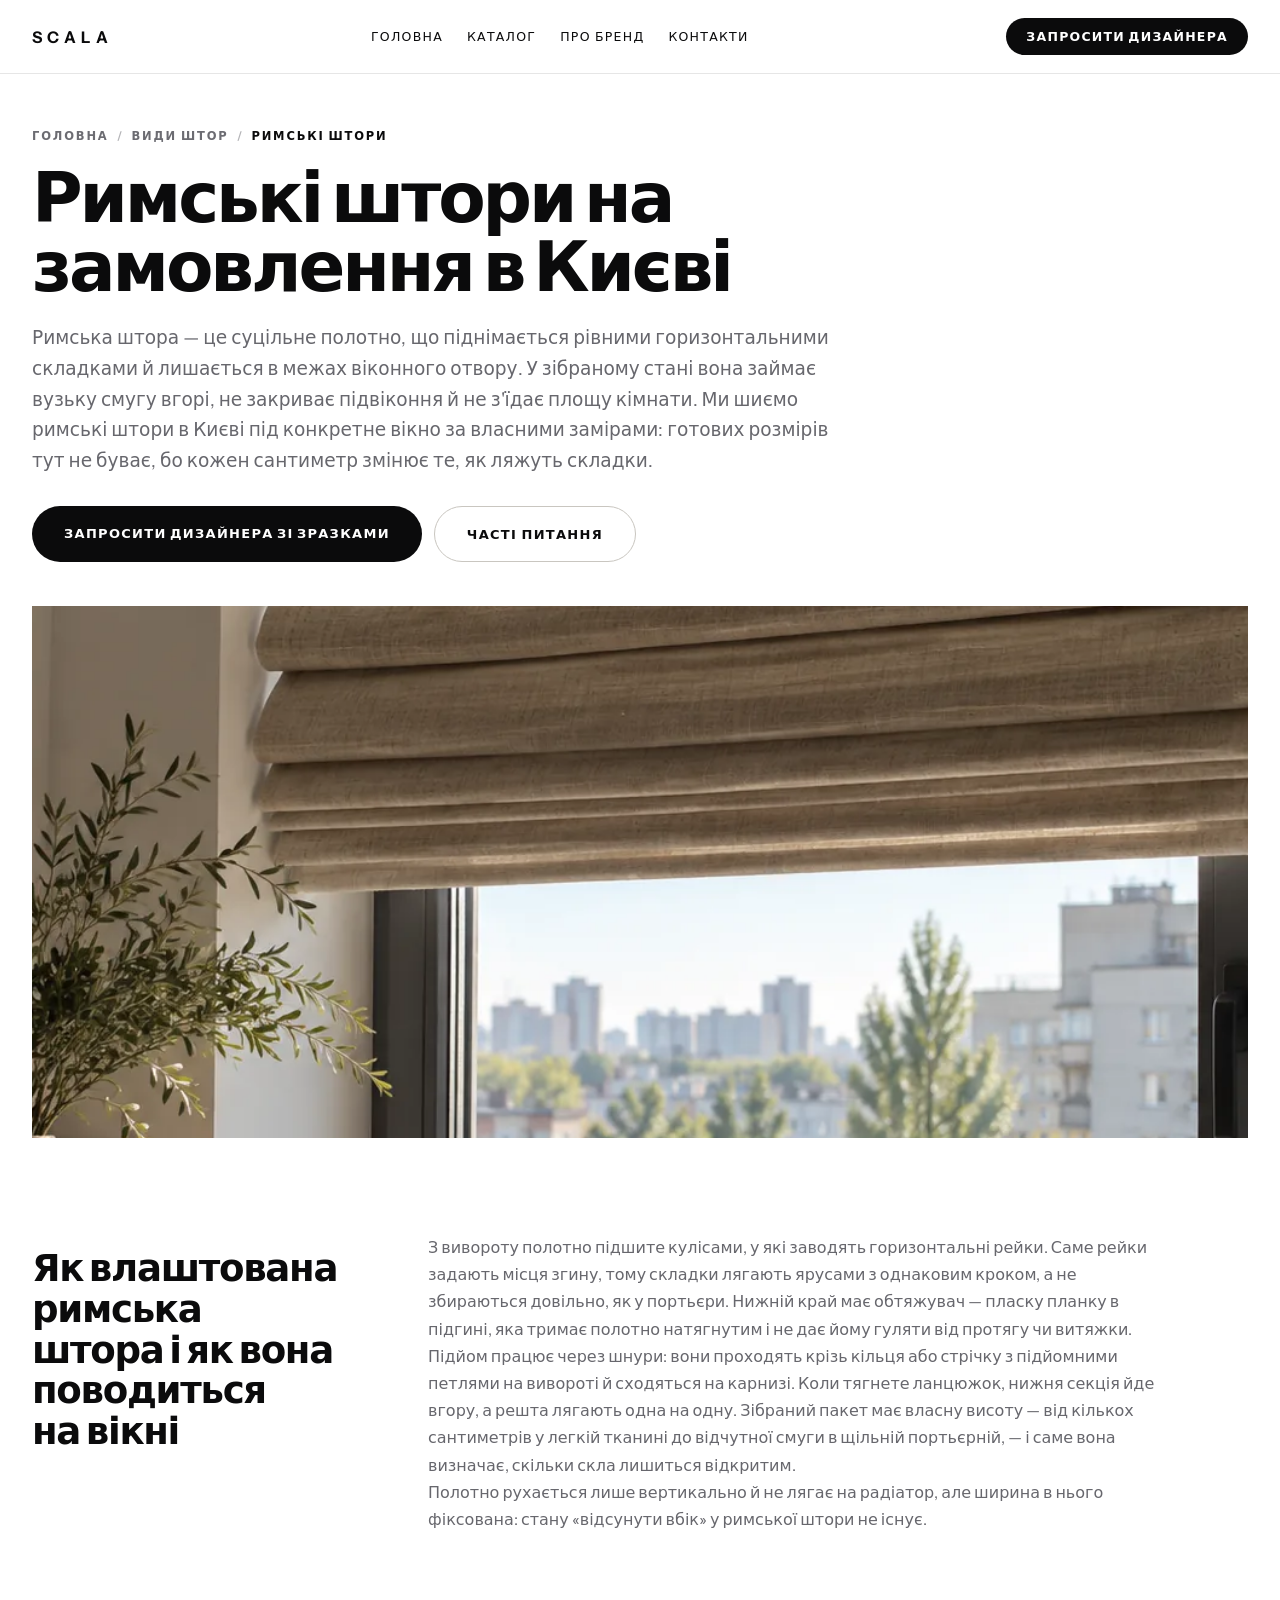
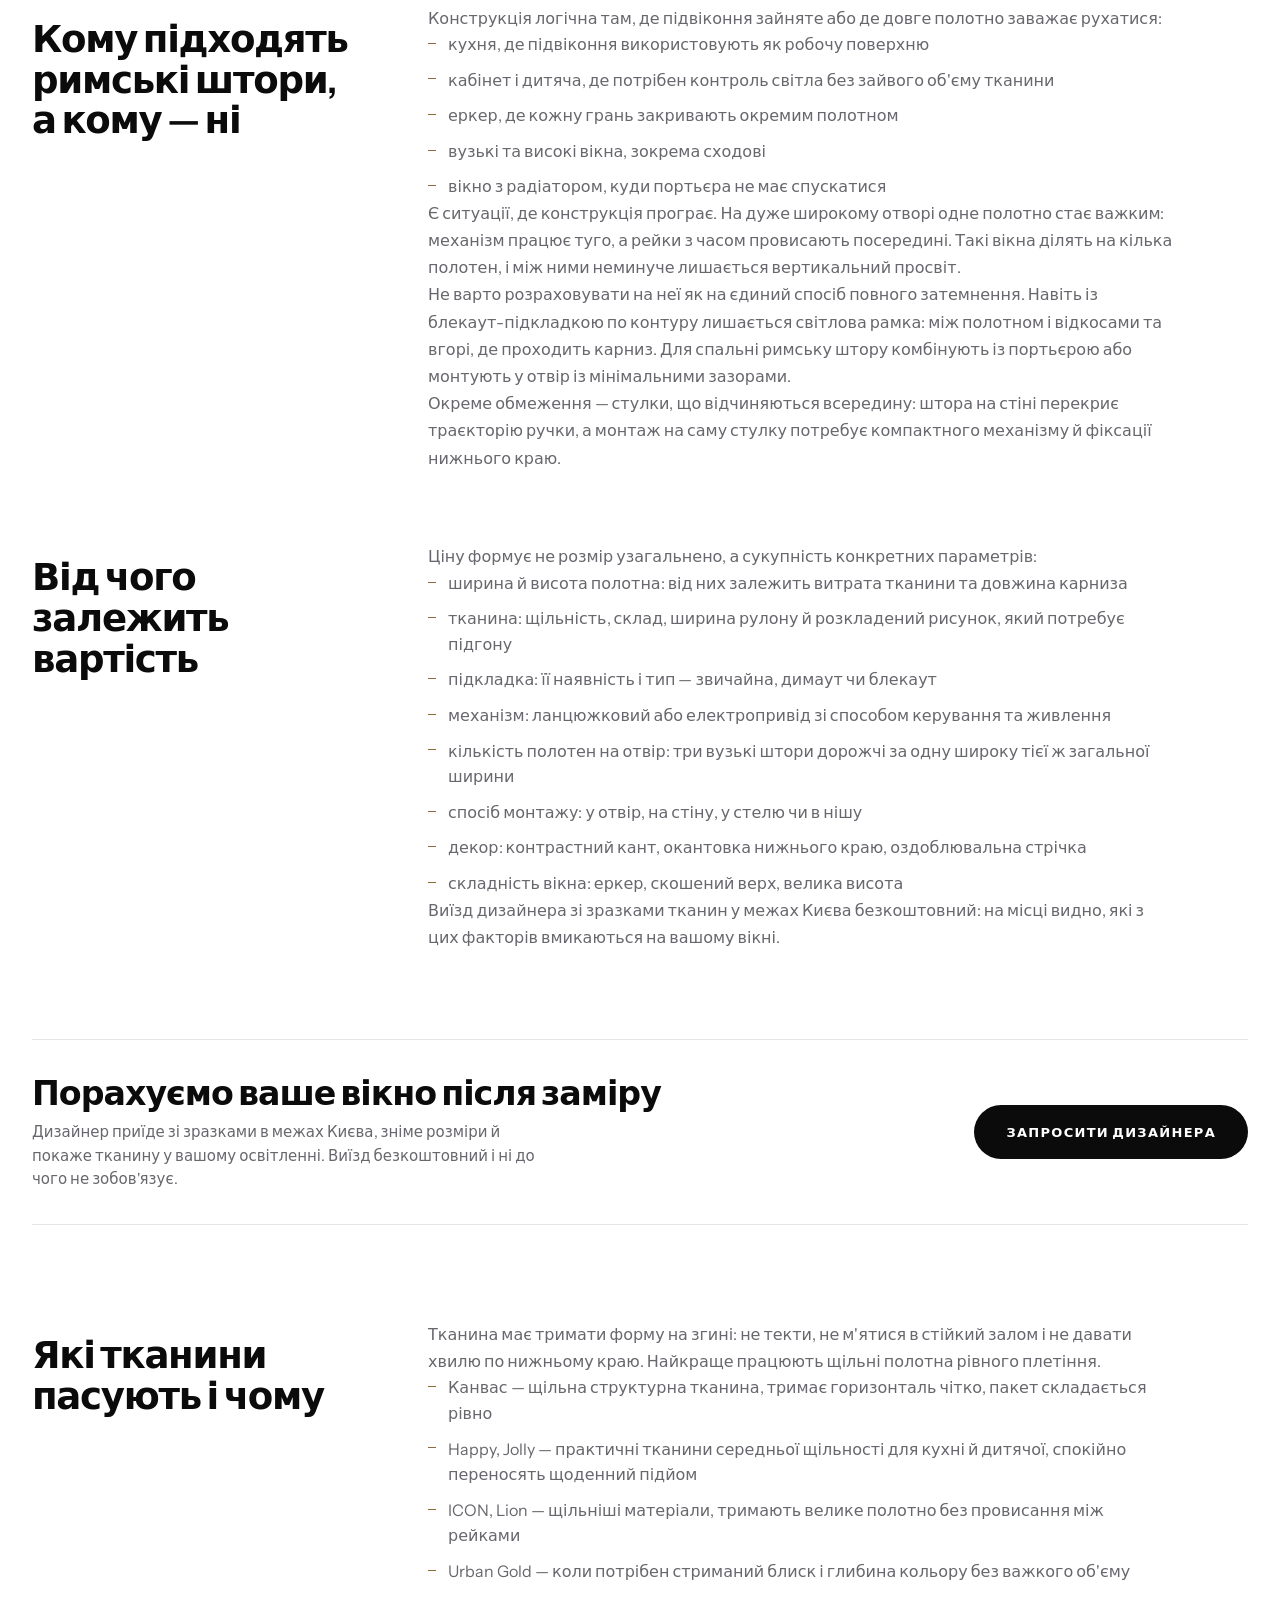
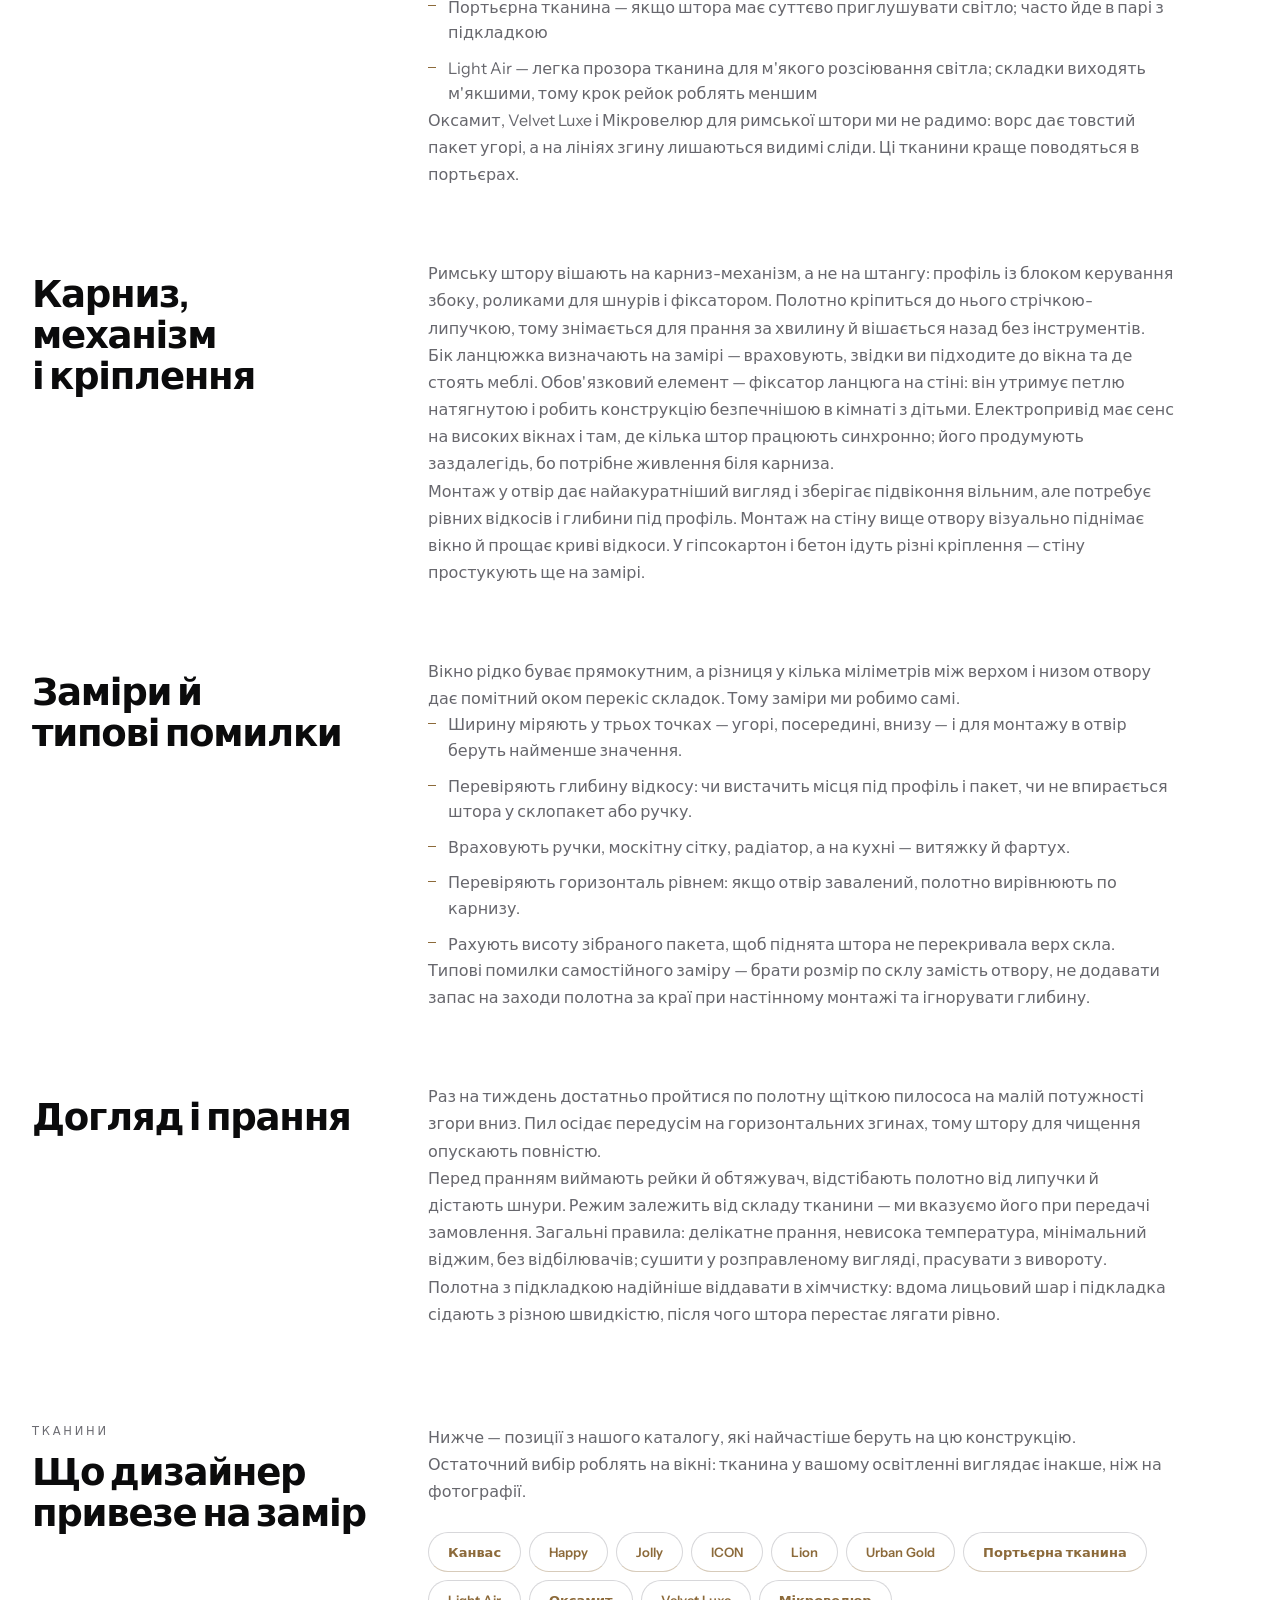
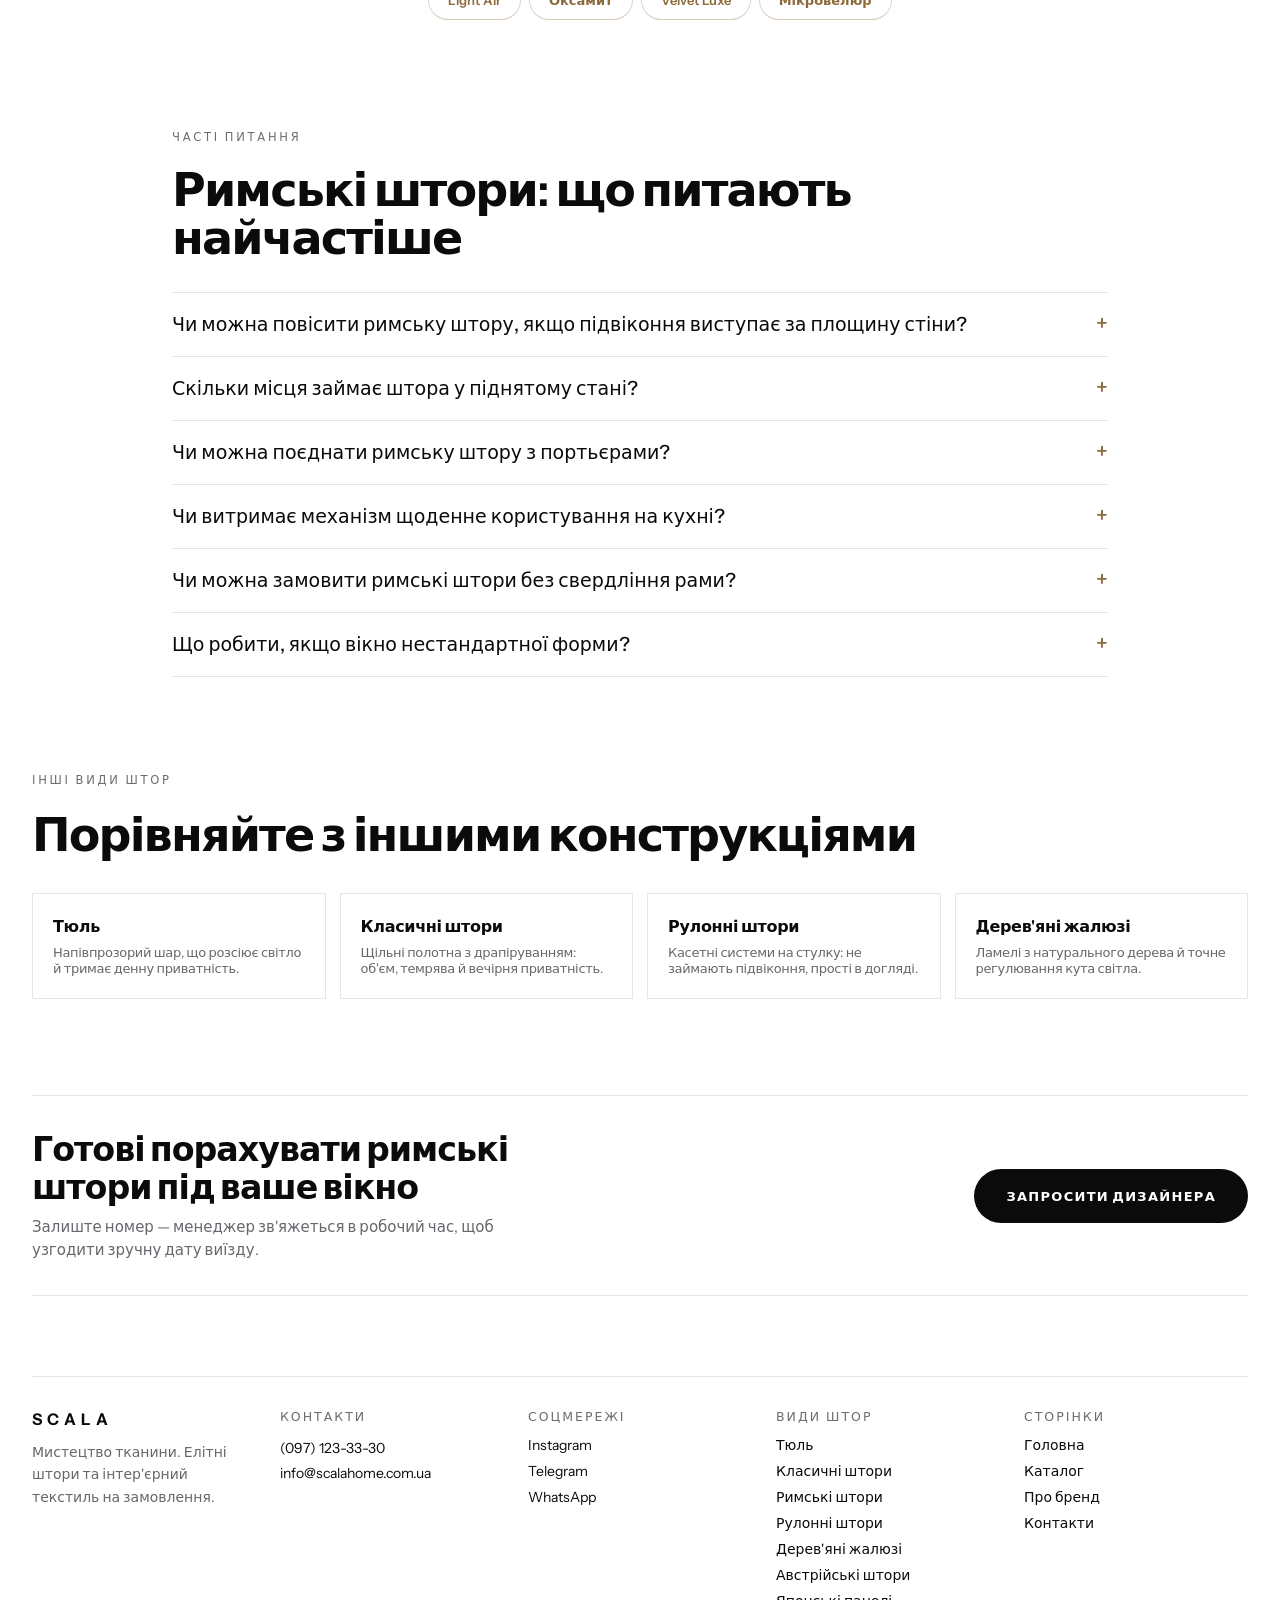
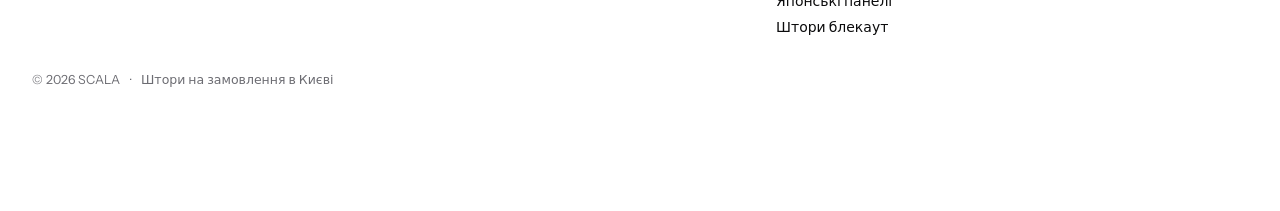
<file: vydy-shtor/rymski-shtory.html>
<!DOCTYPE html>
<html lang="uk">
<head>
<meta charset="utf-8" />
<meta name="viewport" content="width=device-width, initial-scale=1" />
<title>Римські штори на замовлення — пошиття в Києві | SCALA</title>
<!-- ПРЕВʼЮ ДЛЯ РЕВІЗІЇ. Цей тег закриває збірку від пошукових систем,
     щоб вона не конкурувала з scalahome.com.ua як дубль.
     ПРИБРАТИ перед запуском у продакшн. -->
<meta name="robots" content="noindex, nofollow" />
<meta name="description" content="Римські штори на замовлення в Києві: пошиття під ваше вікно, підбір тканини, ланцюжковий або електропривід, монтаж у отвір чи на стіну, виїзд із зразками." />
<link rel="canonical" href="https://scalahome.com.ua/vydy-shtor/rymski-shtory/" />
<meta property="og:type" content="article" />
<meta property="og:locale" content="uk_UA" />
<meta property="og:site_name" content="SCALA" />
<meta property="og:title" content="Римські штори на замовлення в Києві" />
<meta property="og:description" content="Римська штора — це суцільне полотно, що піднімається рівними горизонтальними складками й лишається в межах віконного отвору. У зібраному стані вона займає вузьку смугу вгорі, не за" />
<meta property="og:image" content="https://scalahome.com.ua/wp-content/themes/scala-atelier/assets/img/type-roman.webp" />
<link rel="preconnect" href="https://fonts.googleapis.com" />
<link rel="preconnect" href="https://fonts.gstatic.com" crossorigin />
<link href="https://fonts.googleapis.com/css2?family=Instrument+Sans:ital,wght@0,400;0,500;0,600;0,700&display=swap" rel="stylesheet" />
<link rel="stylesheet" href="../assets/css/main.css" />
</head>
<body>

<header class="hdr hdr--sticky">
  <div class="hdr__inner">
    <a href="../index.html" class="logo">SCALA</a>
    <nav class="hdr__nav" aria-label="Головна навігація">
      <a href="../index.html">Головна</a>
      <a href="../catalog.html">Каталог</a>
      <a href="../about.html">Про бренд</a>
      <a href="../contacts.html">Контакти</a>
    </nav>
    <a class="hdr__phone" href="tel:+380971233330">(097) 123-33-30</a>
    <a class="hdr__cta hdr__cta--filled" href="../contacts.html" data-lead-open="Хедер · Римські штори">Запросити дизайнера</a>
    <button class="burger" data-menu-toggle aria-label="Меню" aria-controls="mmenu" aria-expanded="false">
      <span></span><span></span>
    </button>
  </div>
</header>

<!-- МОБІЛЬНЕ МЕНЮ -->
<div id="mmenu" class="mmenu">
  <div class="mmenu__top">
    <span class="logo">SCALA</span>
    <button class="mmenu__close" data-menu-toggle aria-label="Закрити">&times;</button>
  </div>
  <nav class="mmenu__nav" aria-label="Мобільна навігація">
    <a href="../index.html">Головна</a>
    <a href="../catalog.html">Каталог</a>
    <a href="../about.html">Про бренд</a>
    <a href="../contacts.html">Контакти</a>
  </nav>
  <div class="mmenu__foot">
    <a class="mmenu__phone" href="tel:+380971233330">(097) 123-33-30</a>
    <a class="mmenu__cta" href="../contacts.html" data-lead-open="Мобільне меню · Римські штори">Запросити дизайнера</a>
  </div>
</div>

<main>

<section class="section--sub">
  <nav class="crumbs" aria-label="Хлібні крихти">
    <a href="../index.html">Головна</a>
    <span class="crumbs__sep">/</span>
    <a href="../catalog.html">Види штор</a>
    <span class="crumbs__sep">/</span>
    <span aria-current="page">Римські штори</span>
  </nav>
  <h1 class="h1-page balance" style="max-width:1000px">Римські штори на замовлення в Києві</h1>
  <p class="tp__lead pretty">Римська штора — це суцільне полотно, що піднімається рівними горизонтальними складками й лишається в межах віконного отвору. У зібраному стані вона займає вузьку смугу вгорі, не закриває підвіконня й не з'їдає площу кімнати. Ми шиємо римські штори в Києві під конкретне вікно за власними замірами: готових розмірів тут не буває, бо кожен сантиметр змінює те, як ляжуть складки.</p>
  <div class="tp__cta">
    <a href="../contacts.html" class="btn btn--dark" data-lead-open="Римські штори · верх сторінки">Запросити дизайнера зі зразками</a>
    <a href="#faq" class="btn btn--outline">Часті питання</a>
  </div>
</section>

<section class="section--m44">
  <div class="tp__hero">
    <img src="../assets/img/type-roman.webp"
         srcset="../assets/img/type-roman@0.5x.webp 543w, ../assets/img/type-roman.webp 1086w"
         sizes="100vw" width="1086" height="1448" alt="Римські штори — Scala" class="parallax" />
  </div>
</section>

<section class="section--m96">
  <div class="tp__blocks">
    <div class="prose-block">
      <div class="prose-block__aside">
        <h2 class="prose-block__title">Як влаштована римська штора і як вона поводиться на вікні</h2>
      </div>
      <div class="prose">
        <p>З вивороту полотно підшите кулісами, у які заводять горизонтальні рейки. Саме рейки задають місця згину, тому складки лягають ярусами з однаковим кроком, а не збираються довільно, як у портьєри. Нижній край має обтяжувач — пласку планку в підгині, яка тримає полотно натягнутим і не дає йому гуляти від протягу чи витяжки.</p>
        <p>Підйом працює через шнури: вони проходять крізь кільця або стрічку з підйомними петлями на вивороті й сходяться на карнизі. Коли тягнете ланцюжок, нижня секція йде вгору, а решта лягають одна на одну. Зібраний пакет має власну висоту — від кількох сантиметрів у легкій тканині до відчутної смуги в щільній портьєрній, — і саме вона визначає, скільки скла лишиться відкритим.</p>
        <p>Полотно рухається лише вертикально й не лягає на радіатор, але ширина в нього фіксована: стану «відсунути вбік» у римської штори не існує.</p>
      </div>
    </div>

    <div class="prose-block">
      <div class="prose-block__aside">
        <h2 class="prose-block__title">Кому підходять римські штори, а кому — ні</h2>
      </div>
      <div class="prose">
        <p>Конструкція логічна там, де підвіконня зайняте або де довге полотно заважає рухатися:</p>
        <ul>
          <li>кухня, де підвіконня використовують як робочу поверхню</li>
          <li>кабінет і дитяча, де потрібен контроль світла без зайвого об'єму тканини</li>
          <li>еркер, де кожну грань закривають окремим полотном</li>
          <li>вузькі та високі вікна, зокрема сходові</li>
          <li>вікно з радіатором, куди портьєра не має спускатися</li>
        </ul>
        <p>Є ситуації, де конструкція програє. На дуже широкому отворі одне полотно стає важким: механізм працює туго, а рейки з часом провисають посередині. Такі вікна ділять на кілька полотен, і між ними неминуче лишається вертикальний просвіт.</p>
        <p>Не варто розраховувати на неї як на єдиний спосіб повного затемнення. Навіть із блекаут-підкладкою по контуру лишається світлова рамка: між полотном і відкосами та вгорі, де проходить карниз. Для спальні римську штору комбінують із портьєрою або монтують у отвір із мінімальними зазорами.</p>
        <p>Окреме обмеження — стулки, що відчиняються всередину: штора на стіні перекриє траєкторію ручки, а монтаж на саму стулку потребує компактного механізму й фіксації нижнього краю.</p>
      </div>
    </div>

    <div class="prose-block">
      <div class="prose-block__aside">
        <h2 class="prose-block__title">Від чого залежить вартість</h2>
      </div>
      <div class="prose">
        <p>Ціну формує не розмір узагальнено, а сукупність конкретних параметрів:</p>
        <ul>
          <li>ширина й висота полотна: від них залежить витрата тканини та довжина карниза</li>
          <li>тканина: щільність, склад, ширина рулону й розкладений рисунок, який потребує підгону</li>
          <li>підкладка: її наявність і тип — звичайна, димаут чи блекаут</li>
          <li>механізм: ланцюжковий або електропривід зі способом керування та живлення</li>
          <li>кількість полотен на отвір: три вузькі штори дорожчі за одну широку тієї ж загальної ширини</li>
          <li>спосіб монтажу: у отвір, на стіну, у стелю чи в нішу</li>
          <li>декор: контрастний кант, окантовка нижнього краю, оздоблювальна стрічка</li>
          <li>складність вікна: еркер, скошений верх, велика висота</li>
        </ul>
        <p>Виїзд дизайнера зі зразками тканин у межах Києва безкоштовний: на місці видно, які з цих факторів вмикаються на вашому вікні.</p>
      </div>
    </div>
  </div>
</section>

<section class="section--m88">
  <div class="ctabar">
    <div>
      <div class="ctabar__title">Порахуємо ваше вікно після заміру</div>
      <div class="ctabar__text">Дизайнер приїде зі зразками в межах Києва, зніме розміри й покаже тканину у вашому освітленні. Виїзд безкоштовний і ні до чого не зобов'язує.</div>
    </div>
    <a href="../contacts.html" class="btn btn--dark" data-lead-open="Римські штори · смуга в тексті">Запросити дизайнера</a>
  </div>
</section>

<section class="section--m96">
  <div class="tp__blocks">
    <div class="prose-block">
      <div class="prose-block__aside">
        <h2 class="prose-block__title">Які тканини пасують і чому</h2>
      </div>
      <div class="prose">
        <p>Тканина має тримати форму на згині: не текти, не м'ятися в стійкий залом і не давати хвилю по нижньому краю. Найкраще працюють щільні полотна рівного плетіння.</p>
        <ul>
          <li>Канвас — щільна структурна тканина, тримає горизонталь чітко, пакет складається рівно</li>
          <li>Happy, Jolly — практичні тканини середньої щільності для кухні й дитячої, спокійно переносять щоденний підйом</li>
          <li>ICON, Lion — щільніші матеріали, тримають велике полотно без провисання між рейками</li>
          <li>Urban Gold — коли потрібен стриманий блиск і глибина кольору без важкого об'єму</li>
          <li>Портьєрна тканина — якщо штора має суттєво приглушувати світло; часто йде в парі з підкладкою</li>
          <li>Light Air — легка прозора тканина для м'якого розсіювання світла; складки виходять м'якшими, тому крок рейок роблять меншим</li>
        </ul>
        <p>Оксамит, Velvet Luxe і Мікровелюр для римської штори ми не радимо: ворс дає товстий пакет угорі, а на лініях згину лишаються видимі сліди. Ці тканини краще поводяться в портьєрах.</p>
      </div>
    </div>

    <div class="prose-block">
      <div class="prose-block__aside">
        <h2 class="prose-block__title">Карниз, механізм і кріплення</h2>
      </div>
      <div class="prose">
        <p>Римську штору вішають на карниз-механізм, а не на штангу: профіль із блоком керування збоку, роликами для шнурів і фіксатором. Полотно кріпиться до нього стрічкою-липучкою, тому знімається для прання за хвилину й вішається назад без інструментів.</p>
        <p>Бік ланцюжка визначають на замірі — враховують, звідки ви підходите до вікна та де стоять меблі. Обов'язковий елемент — фіксатор ланцюга на стіні: він утримує петлю натягнутою і робить конструкцію безпечнішою в кімнаті з дітьми. Електропривід має сенс на високих вікнах і там, де кілька штор працюють синхронно; його продумують заздалегідь, бо потрібне живлення біля карниза.</p>
        <p>Монтаж у отвір дає найакуратніший вигляд і зберігає підвіконня вільним, але потребує рівних відкосів і глибини під профіль. Монтаж на стіну вище отвору візуально піднімає вікно й прощає криві відкоси. У гіпсокартон і бетон ідуть різні кріплення — стіну простукують ще на замірі.</p>
      </div>
    </div>

    <div class="prose-block">
      <div class="prose-block__aside">
        <h2 class="prose-block__title">Заміри й типові помилки</h2>
      </div>
      <div class="prose">
        <p>Вікно рідко буває прямокутним, а різниця у кілька міліметрів між верхом і низом отвору дає помітний оком перекіс складок. Тому заміри ми робимо самі.</p>
        <ul>
          <li>Ширину міряють у трьох точках — угорі, посередині, внизу — і для монтажу в отвір беруть найменше значення.</li>
          <li>Перевіряють глибину відкосу: чи вистачить місця під профіль і пакет, чи не впирається штора у склопакет або ручку.</li>
          <li>Враховують ручки, москітну сітку, радіатор, а на кухні — витяжку й фартух.</li>
          <li>Перевіряють горизонталь рівнем: якщо отвір завалений, полотно вирівнюють по карнизу.</li>
          <li>Рахують висоту зібраного пакета, щоб піднята штора не перекривала верх скла.</li>
        </ul>
        <p>Типові помилки самостійного заміру — брати розмір по склу замість отвору, не додавати запас на заходи полотна за краї при настінному монтажі та ігнорувати глибину.</p>
      </div>
    </div>

    <div class="prose-block">
      <div class="prose-block__aside">
        <h2 class="prose-block__title">Догляд і прання</h2>
      </div>
      <div class="prose">
        <p>Раз на тиждень достатньо пройтися по полотну щіткою пилососа на малій потужності згори вниз. Пил осідає передусім на горизонтальних згинах, тому штору для чищення опускають повністю.</p>
        <p>Перед пранням виймають рейки й обтяжувач, відстібають полотно від липучки й дістають шнури. Режим залежить від складу тканини — ми вказуємо його при передачі замовлення. Загальні правила: делікатне прання, невисока температура, мінімальний віджим, без відбілювачів; сушити у розправленому вигляді, прасувати з вивороту. Полотна з підкладкою надійніше віддавати в хімчистку: вдома лицьовий шар і підкладка сідають з різною швидкістю, після чого штора перестає лягати рівно.</p>
      </div>
    </div>
  </div>
</section>

<section class="section--m96">
  <div class="prose-block">
    <div class="prose-block__aside">
      <div class="eyebrow eyebrow--plain">Тканини</div>
      <h2 class="prose-block__title">Що дизайнер привезе на замір</h2>
    </div>
    <div class="prose">
      <p>Нижче — позиції з нашого каталогу, які найчастіше беруть на цю конструкцію. Остаточний вибір роблять на вікні: тканина у вашому освітленні виглядає інакше, ніж на фотографії.</p>
      <div class="tp__fabrics">
      <a class="tp__fab" href="../catalog.html">Канвас</a>
      <a class="tp__fab" href="../catalog.html">Happy</a>
      <a class="tp__fab" href="../catalog.html">Jolly</a>
      <a class="tp__fab" href="../catalog.html">ICON</a>
      <a class="tp__fab" href="../catalog.html">Lion</a>
      <a class="tp__fab" href="../catalog.html">Urban Gold</a>
      <a class="tp__fab" href="../catalog.html">Портьєрна тканина</a>
      <a class="tp__fab" href="../catalog.html">Light Air</a>
      <a class="tp__fab" href="../catalog.html">Оксамит</a>
      <a class="tp__fab" href="../catalog.html">Velvet Luxe</a>
      <a class="tp__fab" href="../catalog.html">Мікровелюр</a>
      </div>
    </div>
  </div>
</section>

<section id="faq" class="section section--narrow">
  <div class="eyebrow eyebrow--plain">Часті питання</div>
  <h2 class="h2-section faq__h2">Римські штори: що питають найчастіше</h2>

  <details class="faq-item">
    <summary>Чи можна повісити римську штору, якщо підвіконня виступає за площину стіни?<span class="f-plus">+</span></summary>
    <div class="faq-item__a">Так, це стандартна ситуація. Штору монтують на стіну вище отвору, а нижній край зупиняють приблизно на палець вище за підвіконня. Полотно не лягає на виступ і не заминається, а підвіконня лишається вільним.</div>
  </details>
  <details class="faq-item">
    <summary>Скільки місця займає штора у піднятому стані?<span class="f-plus">+</span></summary>
    <div class="faq-item__a">Це залежить від щільності тканини, підкладки та кількості секцій: у легкому полотні пакет компактний, у щільному з блекаутом — помітно товщий. Точну висоту рахуємо на замірі.</div>
  </details>
  <details class="faq-item">
    <summary>Чи можна поєднати римську штору з портьєрами?<span class="f-plus">+</span></summary>
    <div class="faq-item__a">Так. Римська штора працює як денний шар і контроль світла, портьєра — як декор і затемнення ввечері. Римську зазвичай ставлять у отвір, а карниз для портьєр — на стіну або в стелю, щоб шари не заважали один одному.</div>
  </details>
  <details class="faq-item">
    <summary>Чи витримає механізм щоденне користування на кухні?<span class="f-plus">+</span></summary>
    <div class="faq-item__a">Ланцюжковий механізм розрахований на регулярний підйом. Ресурс скорочують надто важке полотно й ривки замість рівного руху. Тому широкі вікна ми ділимо на кілька полотен, а тканину підбираємо з урахуванням розміру, а не лише кольору.</div>
  </details>
  <details class="faq-item">
    <summary>Чи можна замовити римські штори без свердління рами?<span class="f-plus">+</span></summary>
    <div class="faq-item__a">Так. Для стулок є кронштейни, що фіксуються без отворів, а монтаж на стіну чи у відкіс раму взагалі не зачіпає. Який варіант можливий, видно на замірі: це залежить від профілю, штапика й типу відкривання.</div>
  </details>
  <details class="faq-item">
    <summary>Що робити, якщо вікно нестандартної форми?<span class="f-plus">+</span></summary>
    <div class="faq-item__a">Римська штора потребує рівного горизонтального верху, бо рейки паралельні одна одній. Для арки чи скошеного верху полотно роблять прямокутним і монтують нижче складної частини або обирають інший вид штор. На замірі ми чесно кажемо, коли конструкція не дасть акуратного результату.</div>
  </details>
</section>

<section class="section--m96">
  <div class="eyebrow eyebrow--plain">Інші види штор</div>
  <h2 class="h2-section">Порівняйте з іншими конструкціями</h2>
  <div class="tp__more">
    <a href="tyul.html">Тюль<span>Напівпрозорий шар, що розсіює світло й тримає денну приватність.</span></a>
    <a href="portyery.html">Класичні штори<span>Щільні полотна з драпіруванням: об'єм, темрява й вечірня приватність.</span></a>
    <a href="rulonni-shtory.html">Рулонні штори<span>Касетні системи на стулку: не займають підвіконня, прості в догляді.</span></a>
    <a href="zhalyuzi.html">Дерев'яні жалюзі<span>Ламелі з натурального дерева й точне регулювання кута світла.</span></a>
  </div>
</section>

<section class="section--m96">
  <div class="ctabar">
    <div>
      <div class="ctabar__title">Готові порахувати римські штори під ваше вікно</div>
      <div class="ctabar__text">Залиште номер — менеджер зв'яжеться в робочий час, щоб узгодити зручну дату виїзду.</div>
    </div>
    <a href="../contacts.html" class="btn btn--dark" data-lead-open="Римські штори · низ сторінки">Запросити дизайнера</a>
  </div>
</section>

</main>

<footer class="footer footer--sub">
  <div class="footer__grid">
    <div>
      <div class="logo">SCALA</div>
      <div class="footer__brand-text">Мистецтво тканини. Елітні штори та інтер'єрний текстиль на замовлення.</div>
    </div>
    <div>
      <div class="footer__label">Контакти</div>
      <div class="footer__contacts">
        <a href="tel:+380971233330">(097) 123-33-30</a><br />
        <a href="mailto:info@scalahome.com.ua">info@scalahome.com.ua</a>
      </div>
    </div>
    <div>
      <div class="footer__label">Соцмережі</div>
      <div class="footer__links">
        <a href="https://www.instagram.com/scala_home_" rel="noopener">Instagram</a>
        <a href="https://t.me/ScalaHome" rel="noopener">Telegram</a>
        <a href="https://wa.me/qr/PTTFG72MUVOOD1" rel="noopener">WhatsApp</a>
      </div>
    </div>
    <div>
      <div class="footer__label">Види штор</div>
      <div class="footer__links">
        <a href="tyul.html">Тюль</a>
        <a href="portyery.html">Класичні штори</a>
        <a href="rymski-shtory.html">Римські штори</a>
        <a href="rulonni-shtory.html">Рулонні штори</a>
        <a href="zhalyuzi.html">Дерев'яні жалюзі</a>
        <a href="avstrijski-shtory.html">Австрійські штори</a>
        <a href="yaponski-paneli.html">Японські панелі</a>
        <a href="blekaut.html">Штори блекаут</a>
      </div>
    </div>
    <div>
      <div class="footer__label">Сторінки</div>
      <div class="footer__links">
        <a href="../index.html">Головна</a>
        <a href="../catalog.html">Каталог</a>
        <a href="../about.html">Про бренд</a>
        <a href="../contacts.html">Контакти</a>
      </div>
    </div>
  </div>
  <div class="footer__bottom">
    <span>© 2026 SCALA</span>
    <span>Штори на замовлення в Києві</span>
  </div>
  <div class="footer__spacer"></div>
</footer>

<!-- ЛИПКА ПАНЕЛЬ НА ТЕЛЕФОНІ. Головна дія завжди під великим пальцем. -->
<div class="mobile-bar">
  <a href="../contacts.html" class="mobile-bar__cta" data-lead-open="Липка панель (моб.) · Римські штори">Запросити дизайнера</a>
  <a href="tel:+380971233330" class="mobile-bar__call" aria-label="Подзвонити">&#9742;</a>
</div>

<!-- МОДАЛЬНЕ ВІКНО ЗАЯВКИ.
     Відкривається кнопкою на місці, а не переносить користувача вниз.
     У заявку записується джерело — видно, з якого блоку звернення. -->
<dialog id="lead-modal" class="modal" aria-labelledby="lead-modal-title">
  <div class="modal__box">
    <button type="button" class="modal__close" data-modal-close aria-label="Закрити">&times;</button>

    <div class="eyebrow eyebrow--plain">Заявка</div>
    <h2 class="modal__title" id="lead-modal-title">Запросити дизайнера зі зразками</h2>
    <p class="modal__text">Виїзд у межах Києва безкоштовний і ні до чого не зобов'язує. Менеджер зв'яжеться з вами в робочий час, щоб узгодити зручну дату.</p>

    <form class="form" data-lead-form novalidate>
      <label class="visually-hidden" for="m-lead-name">Ім'я</label>
      <input id="m-lead-name" name="name" placeholder="Ім'я (необов'язково)" autocomplete="given-name" />

      <label class="visually-hidden" for="m-lead-phone">Телефон</label>
      <input id="m-lead-phone" name="phone" type="tel" required placeholder="+38 (0__) ___-__-__" inputmode="tel" autocomplete="tel" />

      <label class="visually-hidden" for="m-lead-need">Що потрібно оформити</label>
      <select id="m-lead-need" name="need">
        <option value="">Що потрібно оформити</option>
        <option>Тюль</option>
        <option>Класичні штори</option>
        <option>Римські штори</option>
        <option>Дерев'яні жалюзі</option>
        <option>Рулонні системи</option>
        <option>Австрійські штори</option>
        <option>Японські панелі</option>
        <option>Штори блекаут</option>
        <option>Кілька вікон / вся квартира</option>
        <option>Комерційний простір</option>
        <option>Ще не визначився</option>
      </select>

      <label class="visually-hidden" for="m-lead-note">Коментар</label>
      <textarea id="m-lead-note" name="note" rows="2" placeholder="Коментар (необов'язково)"></textarea>

      <div class="form__hp" aria-hidden="true">
        <label>Не заповнюйте це поле<input type="text" name="website" tabindex="-1" autocomplete="off" /></label>
      </div>

      <input type="hidden" name="source_label" value="" data-source-field />

      <button type="submit">Запросити дизайнера</button>
      <div class="form__error" role="alert"></div>
      <div class="form__consent">Натискаючи кнопку, ви погоджуєтесь на використання ваших даних для зв'язку.</div>
    </form>

    <div class="form-sent" data-lead-sent hidden>
      <div class="form-sent__title">Заявку прийнято</div>
      <div class="form-sent__text" data-thanks></div>
    </div>
  </div>
</dialog>

<script type="application/ld+json">{"@context": "https://schema.org", "@type": "BreadcrumbList", "itemListElement": [{"@type": "ListItem", "position": 1, "name": "Головна", "item": "https://scalahome.com.ua/"}, {"@type": "ListItem", "position": 2, "name": "Види штор", "item": "https://scalahome.com.ua/vydy-shtor/"}, {"@type": "ListItem", "position": 3, "name": "Римські штори", "item": "https://scalahome.com.ua/vydy-shtor/rymski-shtory/"}]}</script>
<script type="application/ld+json">{"@context": "https://schema.org", "@type": "FAQPage", "mainEntity": [{"@type": "Question", "name": "Чи можна повісити римську штору, якщо підвіконня виступає за площину стіни?", "acceptedAnswer": {"@type": "Answer", "text": "Так, це стандартна ситуація. Штору монтують на стіну вище отвору, а нижній край зупиняють приблизно на палець вище за підвіконня. Полотно не лягає на виступ і не заминається, а підвіконня лишається вільним."}}, {"@type": "Question", "name": "Скільки місця займає штора у піднятому стані?", "acceptedAnswer": {"@type": "Answer", "text": "Це залежить від щільності тканини, підкладки та кількості секцій: у легкому полотні пакет компактний, у щільному з блекаутом — помітно товщий. Точну висоту рахуємо на замірі."}}, {"@type": "Question", "name": "Чи можна поєднати римську штору з портьєрами?", "acceptedAnswer": {"@type": "Answer", "text": "Так. Римська штора працює як денний шар і контроль світла, портьєра — як декор і затемнення ввечері. Римську зазвичай ставлять у отвір, а карниз для портьєр — на стіну або в стелю, щоб шари не заважали один одному."}}, {"@type": "Question", "name": "Чи витримає механізм щоденне користування на кухні?", "acceptedAnswer": {"@type": "Answer", "text": "Ланцюжковий механізм розрахований на регулярний підйом. Ресурс скорочують надто важке полотно й ривки замість рівного руху. Тому широкі вікна ми ділимо на кілька полотен, а тканину підбираємо з урахуванням розміру, а не лише кольору."}}, {"@type": "Question", "name": "Чи можна замовити римські штори без свердління рами?", "acceptedAnswer": {"@type": "Answer", "text": "Так. Для стулок є кронштейни, що фіксуються без отворів, а монтаж на стіну чи у відкіс раму взагалі не зачіпає. Який варіант можливий, видно на замірі: це залежить від профілю, штапика й типу відкривання."}}, {"@type": "Question", "name": "Що робити, якщо вікно нестандартної форми?", "acceptedAnswer": {"@type": "Answer", "text": "Римська штора потребує рівного горизонтального верху, бо рейки паралельні одна одній. Для арки чи скошеного верху полотно роблять прямокутним і монтують нижче складної частини або обирають інший вид штор. На замірі ми чесно кажемо, коли конструкція не дасть акуратного результату."}}]}</script>
<script src="../assets/js/main.js"></script>
</body>
</html>
</file>
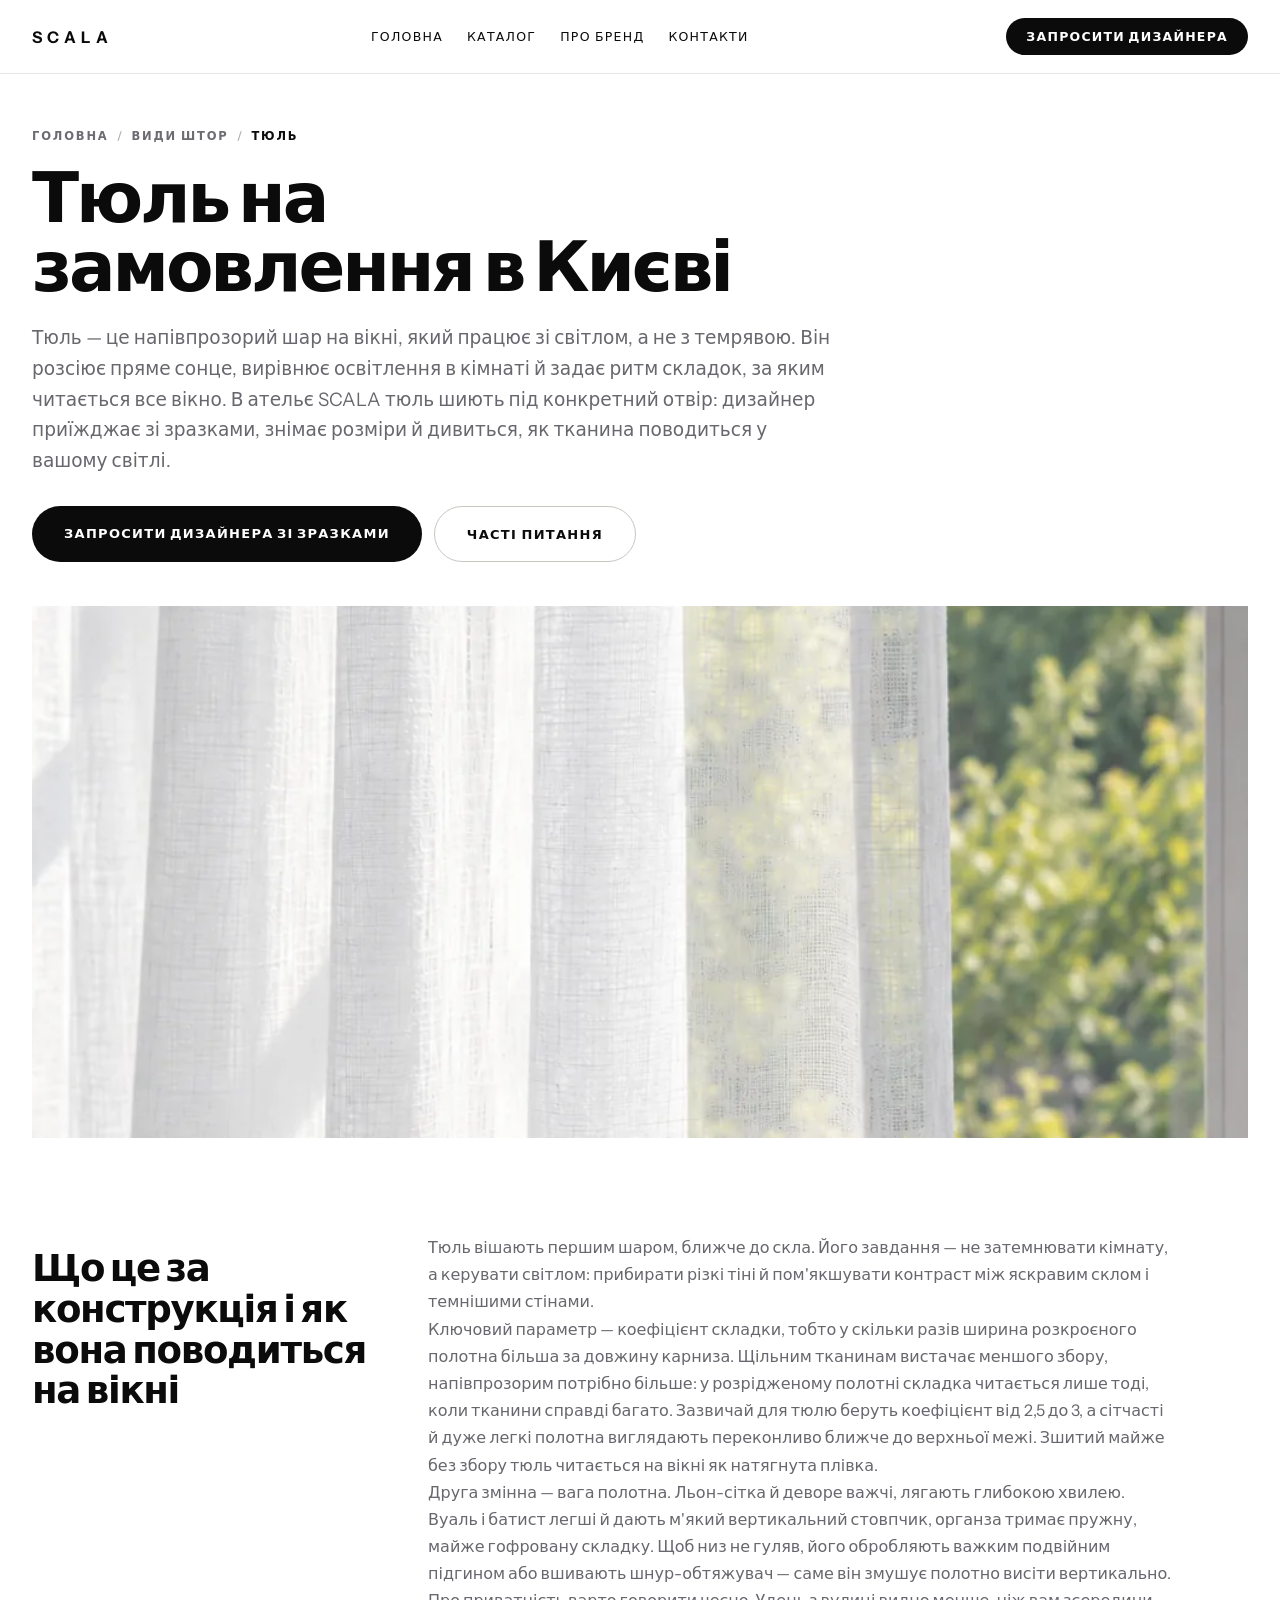
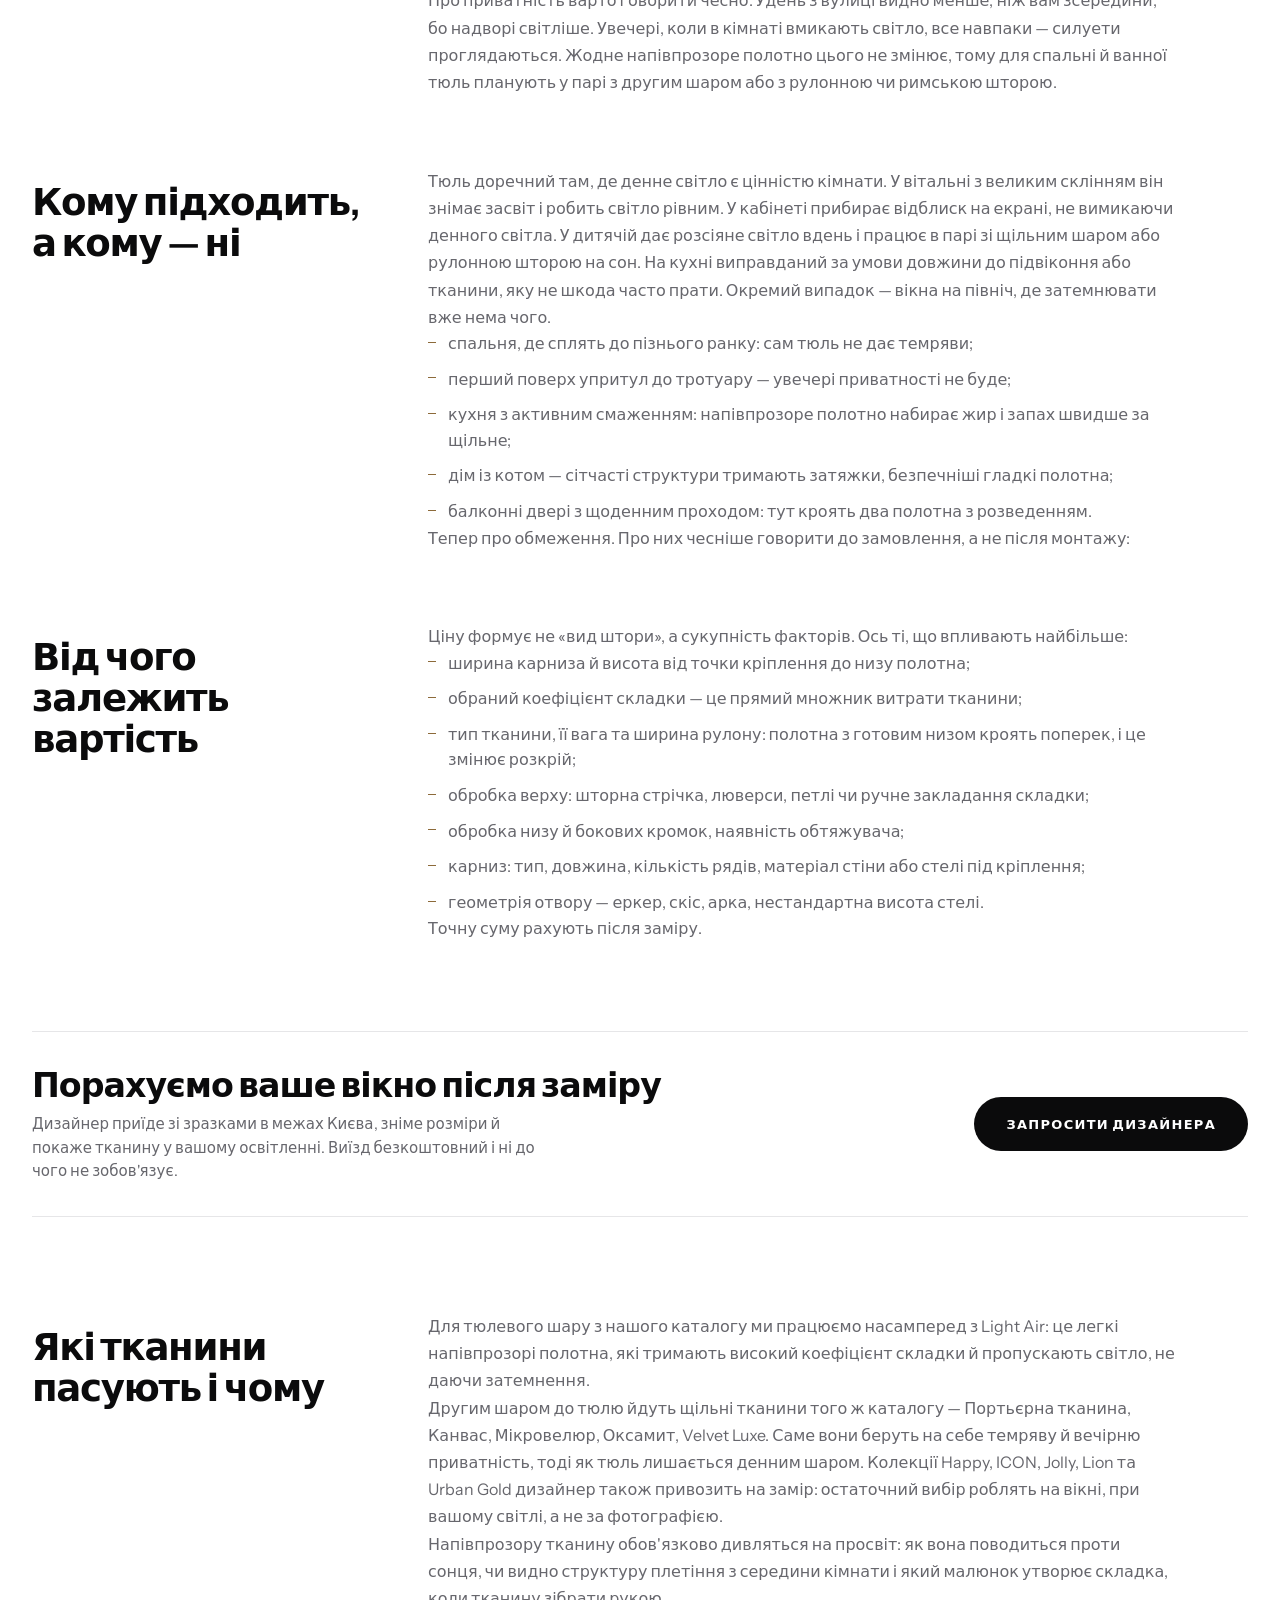
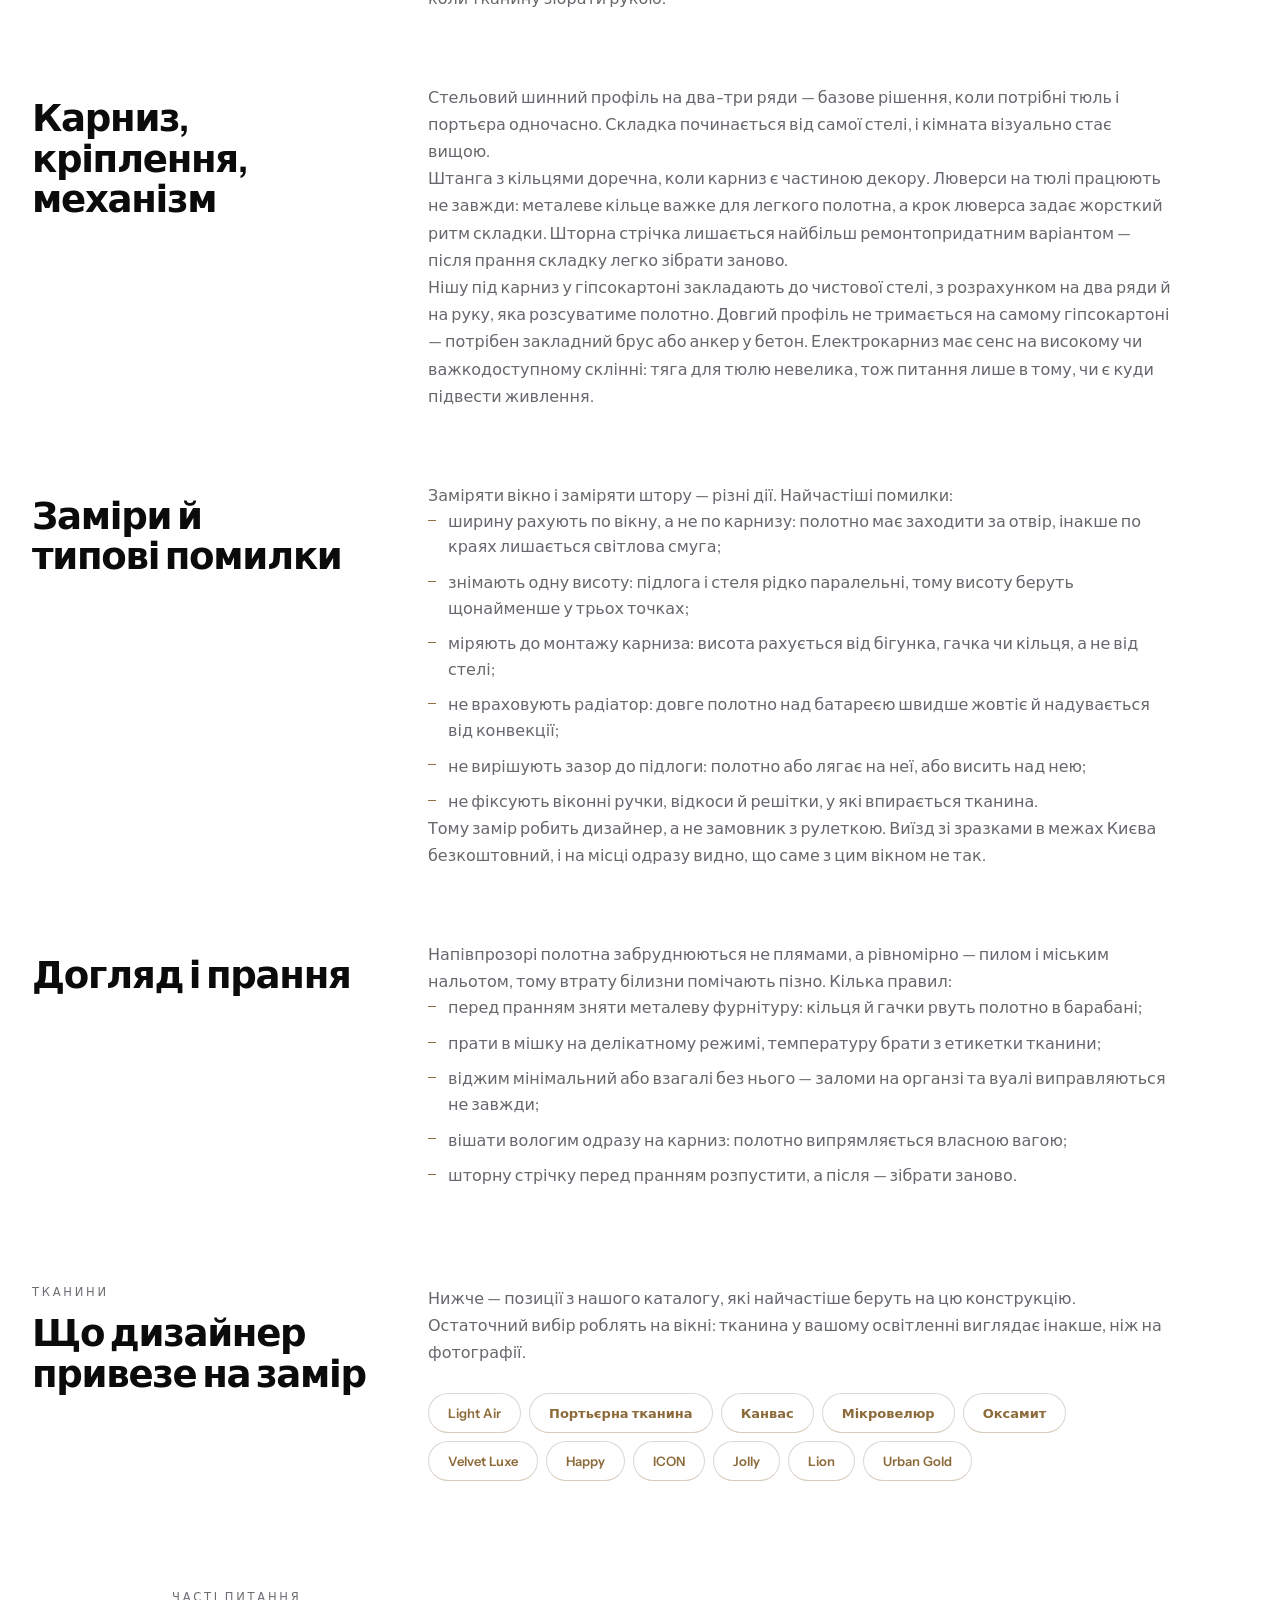
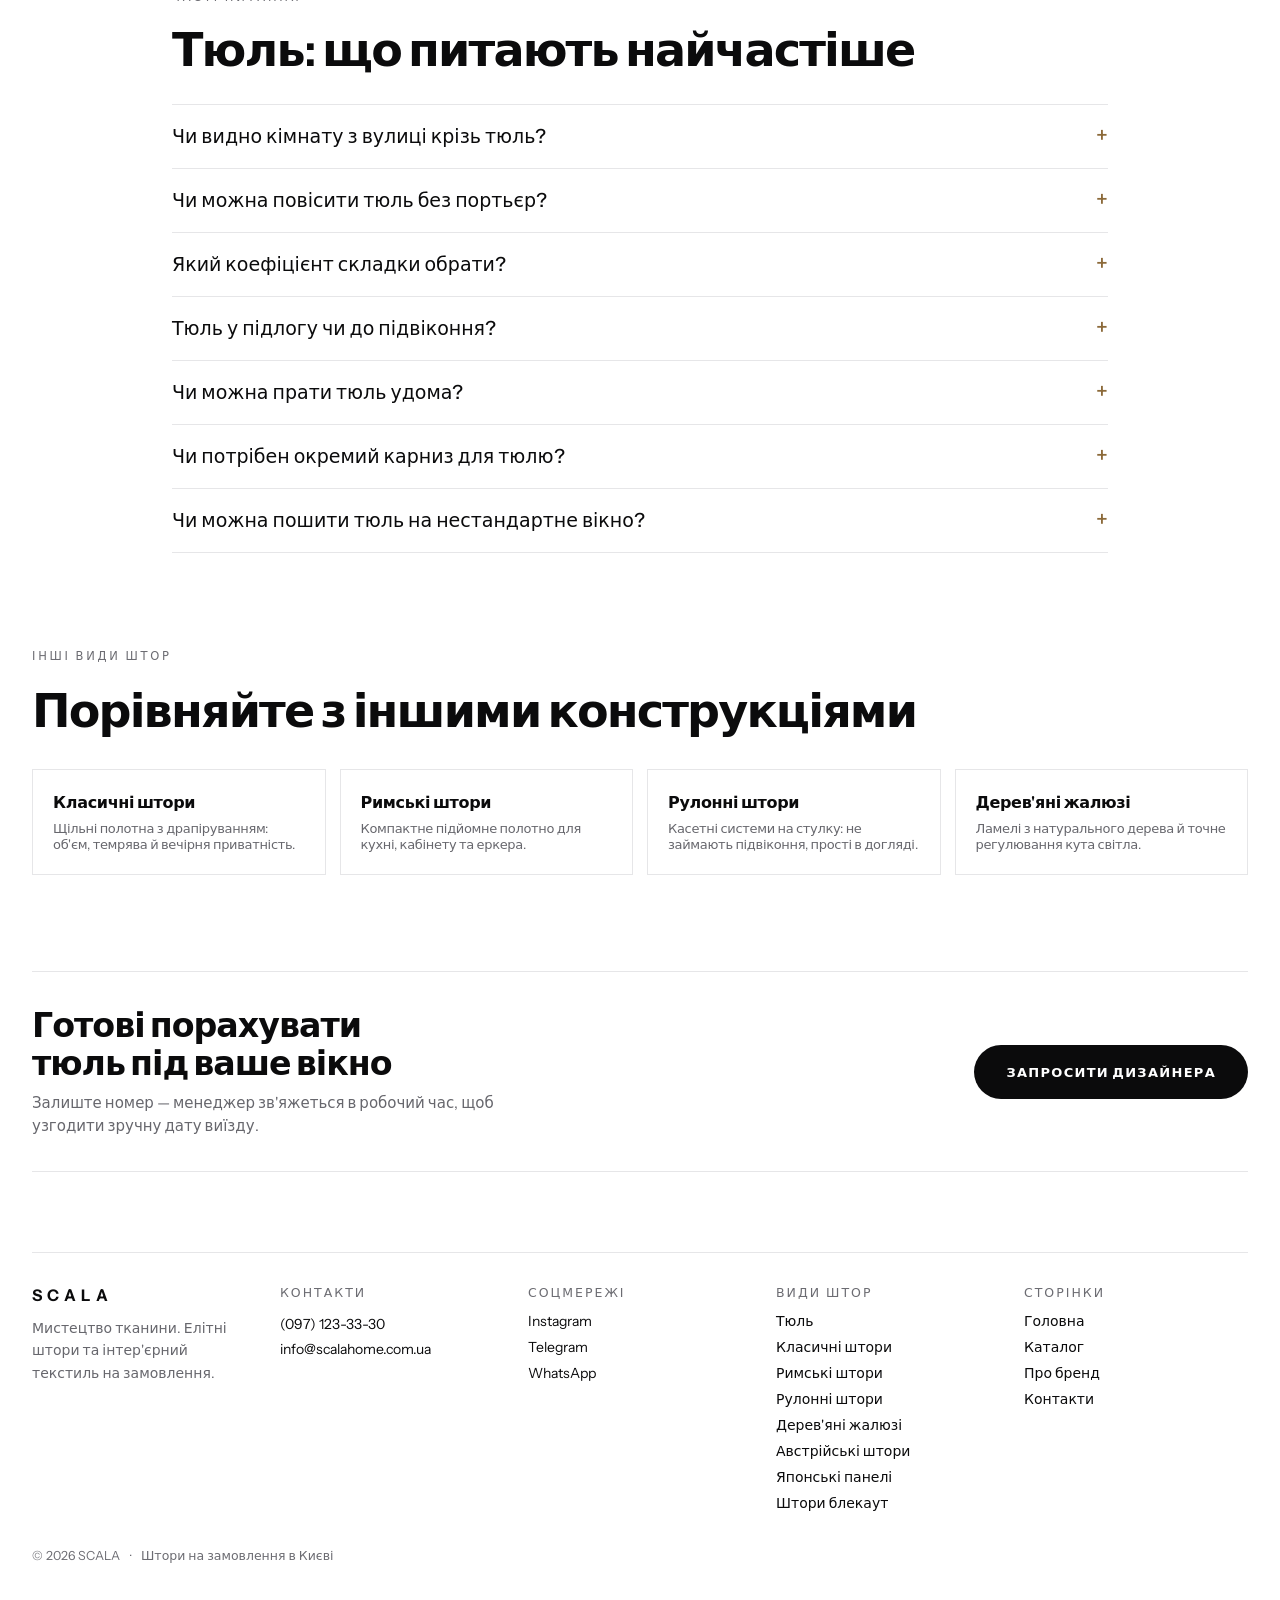
<file: vydy-shtor/tyul.html>
<!DOCTYPE html>
<html lang="uk">
<head>
<meta charset="utf-8" />
<meta name="viewport" content="width=device-width, initial-scale=1" />
<title>Тюль на замовлення в Києві — пошиття | SCALA</title>
<!-- ПРЕВʼЮ ДЛЯ РЕВІЗІЇ. Цей тег закриває збірку від пошукових систем,
     щоб вона не конкурувала з scalahome.com.ua як дубль.
     ПРИБРАТИ перед запуском у продакшн. -->
<meta name="robots" content="noindex, nofollow" />
<meta name="description" content="Пошиття тюлю на замовлення в Києві: вуаль, батист, органза, льон-сітка. Замір і виїзд дизайнера зі зразками тканин у межах міста — безкоштовні." />
<link rel="canonical" href="https://scalahome.com.ua/vydy-shtor/tyul/" />
<meta property="og:type" content="article" />
<meta property="og:locale" content="uk_UA" />
<meta property="og:site_name" content="SCALA" />
<meta property="og:title" content="Тюль на замовлення в Києві" />
<meta property="og:description" content="Тюль — це напівпрозорий шар на вікні, який працює зі світлом, а не з темрявою. Він розсіює пряме сонце, вирівнює освітлення в кімнаті й задає ритм складок, за яким читається все ві" />
<meta property="og:image" content="https://scalahome.com.ua/wp-content/themes/scala-atelier/assets/img/type-tulle.webp" />
<link rel="preconnect" href="https://fonts.googleapis.com" />
<link rel="preconnect" href="https://fonts.gstatic.com" crossorigin />
<link href="https://fonts.googleapis.com/css2?family=Instrument+Sans:ital,wght@0,400;0,500;0,600;0,700&display=swap" rel="stylesheet" />
<link rel="stylesheet" href="../assets/css/main.css" />
</head>
<body>

<header class="hdr hdr--sticky">
  <div class="hdr__inner">
    <a href="../index.html" class="logo">SCALA</a>
    <nav class="hdr__nav" aria-label="Головна навігація">
      <a href="../index.html">Головна</a>
      <a href="../catalog.html">Каталог</a>
      <a href="../about.html">Про бренд</a>
      <a href="../contacts.html">Контакти</a>
    </nav>
    <a class="hdr__phone" href="tel:+380971233330">(097) 123-33-30</a>
    <a class="hdr__cta hdr__cta--filled" href="../contacts.html" data-lead-open="Хедер · Тюль">Запросити дизайнера</a>
    <button class="burger" data-menu-toggle aria-label="Меню" aria-controls="mmenu" aria-expanded="false">
      <span></span><span></span>
    </button>
  </div>
</header>

<!-- МОБІЛЬНЕ МЕНЮ -->
<div id="mmenu" class="mmenu">
  <div class="mmenu__top">
    <span class="logo">SCALA</span>
    <button class="mmenu__close" data-menu-toggle aria-label="Закрити">&times;</button>
  </div>
  <nav class="mmenu__nav" aria-label="Мобільна навігація">
    <a href="../index.html">Головна</a>
    <a href="../catalog.html">Каталог</a>
    <a href="../about.html">Про бренд</a>
    <a href="../contacts.html">Контакти</a>
  </nav>
  <div class="mmenu__foot">
    <a class="mmenu__phone" href="tel:+380971233330">(097) 123-33-30</a>
    <a class="mmenu__cta" href="../contacts.html" data-lead-open="Мобільне меню · Тюль">Запросити дизайнера</a>
  </div>
</div>

<main>

<section class="section--sub">
  <nav class="crumbs" aria-label="Хлібні крихти">
    <a href="../index.html">Головна</a>
    <span class="crumbs__sep">/</span>
    <a href="../catalog.html">Види штор</a>
    <span class="crumbs__sep">/</span>
    <span aria-current="page">Тюль</span>
  </nav>
  <h1 class="h1-page balance" style="max-width:1000px">Тюль на замовлення в Києві</h1>
  <p class="tp__lead pretty">Тюль — це напівпрозорий шар на вікні, який працює зі світлом, а не з темрявою. Він розсіює пряме сонце, вирівнює освітлення в кімнаті й задає ритм складок, за яким читається все вікно. В ательє SCALA тюль шиють під конкретний отвір: дизайнер приїжджає зі зразками, знімає розміри й дивиться, як тканина поводиться у вашому світлі.</p>
  <div class="tp__cta">
    <a href="../contacts.html" class="btn btn--dark" data-lead-open="Тюль · верх сторінки">Запросити дизайнера зі зразками</a>
    <a href="#faq" class="btn btn--outline">Часті питання</a>
  </div>
</section>

<section class="section--m44">
  <div class="tp__hero">
    <img src="../assets/img/type-tulle.webp"
         srcset="../assets/img/type-tulle@0.5x.webp 543w, ../assets/img/type-tulle.webp 1086w"
         sizes="100vw" width="1086" height="1448" alt="Тюль на замовлення — Scala" class="parallax" />
  </div>
</section>

<section class="section--m96">
  <div class="tp__blocks">
    <div class="prose-block">
      <div class="prose-block__aside">
        <h2 class="prose-block__title">Що це за конструкція і як вона поводиться на вікні</h2>
      </div>
      <div class="prose">
        <p>Тюль вішають першим шаром, ближче до скла. Його завдання — не затемнювати кімнату, а керувати світлом: прибирати різкі тіні й пом'якшувати контраст між яскравим склом і темнішими стінами.</p>
        <p>Ключовий параметр — коефіцієнт складки, тобто у скільки разів ширина розкроєного полотна більша за довжину карниза. Щільним тканинам вистачає меншого збору, напівпрозорим потрібно більше: у розрідженому полотні складка читається лише тоді, коли тканини справді багато. Зазвичай для тюлю беруть коефіцієнт від 2,5 до 3, а сітчасті й дуже легкі полотна виглядають переконливо ближче до верхньої межі. Зшитий майже без збору тюль читається на вікні як натягнута плівка.</p>
        <p>Друга змінна — вага полотна. Льон-сітка й деворе важчі, лягають глибокою хвилею. Вуаль і батист легші й дають м'який вертикальний стовпчик, органза тримає пружну, майже гофровану складку. Щоб низ не гуляв, його обробляють важким подвійним підгином або вшивають шнур-обтяжувач — саме він змушує полотно висіти вертикально.</p>
        <p>Про приватність варто говорити чесно. Удень з вулиці видно менше, ніж вам зсередини, бо надворі світліше. Увечері, коли в кімнаті вмикають світло, все навпаки — силуети проглядаються. Жодне напівпрозоре полотно цього не змінює, тому для спальні й ванної тюль планують у парі з другим шаром або з рулонною чи римською шторою.</p>
      </div>
    </div>

    <div class="prose-block">
      <div class="prose-block__aside">
        <h2 class="prose-block__title">Кому підходить, а кому — ні</h2>
      </div>
      <div class="prose">
        <p>Тюль доречний там, де денне світло є цінністю кімнати. У вітальні з великим склінням він знімає засвіт і робить світло рівним. У кабінеті прибирає відблиск на екрані, не вимикаючи денного світла. У дитячій дає розсіяне світло вдень і працює в парі зі щільним шаром або рулонною шторою на сон. На кухні виправданий за умови довжини до підвіконня або тканини, яку не шкода часто прати. Окремий випадок — вікна на північ, де затемнювати вже нема чого.</p>
        <ul>
          <li>спальня, де сплять до пізнього ранку: сам тюль не дає темряви;</li>
          <li>перший поверх упритул до тротуару — увечері приватності не буде;</li>
          <li>кухня з активним смаженням: напівпрозоре полотно набирає жир і запах швидше за щільне;</li>
          <li>дім із котом — сітчасті структури тримають затяжки, безпечніші гладкі полотна;</li>
          <li>балконні двері з щоденним проходом: тут кроять два полотна з розведенням.</li>
        </ul>
        <p>Тепер про обмеження. Про них чесніше говорити до замовлення, а не після монтажу:</p>
      </div>
    </div>

    <div class="prose-block">
      <div class="prose-block__aside">
        <h2 class="prose-block__title">Від чого залежить вартість</h2>
      </div>
      <div class="prose">
        <p>Ціну формує не «вид штори», а сукупність факторів. Ось ті, що впливають найбільше:</p>
        <ul>
          <li>ширина карниза й висота від точки кріплення до низу полотна;</li>
          <li>обраний коефіцієнт складки — це прямий множник витрати тканини;</li>
          <li>тип тканини, її вага та ширина рулону: полотна з готовим низом кроять поперек, і це змінює розкрій;</li>
          <li>обробка верху: шторна стрічка, люверси, петлі чи ручне закладання складки;</li>
          <li>обробка низу й бокових кромок, наявність обтяжувача;</li>
          <li>карниз: тип, довжина, кількість рядів, матеріал стіни або стелі під кріплення;</li>
          <li>геометрія отвору — еркер, скіс, арка, нестандартна висота стелі.</li>
        </ul>
        <p>Точну суму рахують після заміру.</p>
      </div>
    </div>
  </div>
</section>

<section class="section--m88">
  <div class="ctabar">
    <div>
      <div class="ctabar__title">Порахуємо ваше вікно після заміру</div>
      <div class="ctabar__text">Дизайнер приїде зі зразками в межах Києва, зніме розміри й покаже тканину у вашому освітленні. Виїзд безкоштовний і ні до чого не зобов'язує.</div>
    </div>
    <a href="../contacts.html" class="btn btn--dark" data-lead-open="Тюль · смуга в тексті">Запросити дизайнера</a>
  </div>
</section>

<section class="section--m96">
  <div class="tp__blocks">
    <div class="prose-block">
      <div class="prose-block__aside">
        <h2 class="prose-block__title">Які тканини пасують і чому</h2>
      </div>
      <div class="prose">
        <p>Для тюлевого шару з нашого каталогу ми працюємо насамперед з Light Air: це легкі напівпрозорі полотна, які тримають високий коефіцієнт складки й пропускають світло, не даючи затемнення.</p>
        <p>Другим шаром до тюлю йдуть щільні тканини того ж каталогу — Портьєрна тканина, Канвас, Мікровелюр, Оксамит, Velvet Luxe. Саме вони беруть на себе темряву й вечірню приватність, тоді як тюль лишається денним шаром. Колекції Happy, ICON, Jolly, Lion та Urban Gold дизайнер також привозить на замір: остаточний вибір роблять на вікні, при вашому світлі, а не за фотографією.</p>
        <p>Напівпрозору тканину обов'язково дивляться на просвіт: як вона поводиться проти сонця, чи видно структуру плетіння з середини кімнати і який малюнок утворює складка, коли тканину зібрати рукою.</p>
      </div>
    </div>

    <div class="prose-block">
      <div class="prose-block__aside">
        <h2 class="prose-block__title">Карниз, кріплення, механізм</h2>
      </div>
      <div class="prose">
        <p>Стельовий шинний профіль на два-три ряди — базове рішення, коли потрібні тюль і портьєра одночасно. Складка починається від самої стелі, і кімната візуально стає вищою.</p>
        <p>Штанга з кільцями доречна, коли карниз є частиною декору. Люверси на тюлі працюють не завжди: металеве кільце важке для легкого полотна, а крок люверса задає жорсткий ритм складки. Шторна стрічка лишається найбільш ремонтопридатним варіантом — після прання складку легко зібрати заново.</p>
        <p>Нішу під карниз у гіпсокартоні закладають до чистової стелі, з розрахунком на два ряди й на руку, яка розсуватиме полотно. Довгий профіль не тримається на самому гіпсокартоні — потрібен закладний брус або анкер у бетон. Електрокарниз має сенс на високому чи важкодоступному склінні: тяга для тюлю невелика, тож питання лише в тому, чи є куди підвести живлення.</p>
      </div>
    </div>

    <div class="prose-block">
      <div class="prose-block__aside">
        <h2 class="prose-block__title">Заміри й типові помилки</h2>
      </div>
      <div class="prose">
        <p>Заміряти вікно і заміряти штору — різні дії. Найчастіші помилки:</p>
        <ul>
          <li>ширину рахують по вікну, а не по карнизу: полотно має заходити за отвір, інакше по краях лишається світлова смуга;</li>
          <li>знімають одну висоту: підлога і стеля рідко паралельні, тому висоту беруть щонайменше у трьох точках;</li>
          <li>міряють до монтажу карниза: висота рахується від бігунка, гачка чи кільця, а не від стелі;</li>
          <li>не враховують радіатор: довге полотно над батареєю швидше жовтіє й надувається від конвекції;</li>
          <li>не вирішують зазор до підлоги: полотно або лягає на неї, або висить над нею;</li>
          <li>не фіксують віконні ручки, відкоси й решітки, у які впирається тканина.</li>
        </ul>
        <p>Тому замір робить дизайнер, а не замовник з рулеткою. Виїзд зі зразками в межах Києва безкоштовний, і на місці одразу видно, що саме з цим вікном не так.</p>
      </div>
    </div>

    <div class="prose-block">
      <div class="prose-block__aside">
        <h2 class="prose-block__title">Догляд і прання</h2>
      </div>
      <div class="prose">
        <p>Напівпрозорі полотна забруднюються не плямами, а рівномірно — пилом і міським нальотом, тому втрату білизни помічають пізно. Кілька правил:</p>
        <ul>
          <li>перед пранням зняти металеву фурнітуру: кільця й гачки рвуть полотно в барабані;</li>
          <li>прати в мішку на делікатному режимі, температуру брати з етикетки тканини;</li>
          <li>віджим мінімальний або взагалі без нього — заломи на органзі та вуалі виправляються не завжди;</li>
          <li>вішати вологим одразу на карниз: полотно випрямляється власною вагою;</li>
          <li>шторну стрічку перед пранням розпустити, а після — зібрати заново.</li>
        </ul>
      </div>
    </div>
  </div>
</section>

<section class="section--m96">
  <div class="prose-block">
    <div class="prose-block__aside">
      <div class="eyebrow eyebrow--plain">Тканини</div>
      <h2 class="prose-block__title">Що дизайнер привезе на замір</h2>
    </div>
    <div class="prose">
      <p>Нижче — позиції з нашого каталогу, які найчастіше беруть на цю конструкцію. Остаточний вибір роблять на вікні: тканина у вашому освітленні виглядає інакше, ніж на фотографії.</p>
      <div class="tp__fabrics">
      <a class="tp__fab" href="../catalog.html">Light Air</a>
      <a class="tp__fab" href="../catalog.html">Портьєрна тканина</a>
      <a class="tp__fab" href="../catalog.html">Канвас</a>
      <a class="tp__fab" href="../catalog.html">Мікровелюр</a>
      <a class="tp__fab" href="../catalog.html">Оксамит</a>
      <a class="tp__fab" href="../catalog.html">Velvet Luxe</a>
      <a class="tp__fab" href="../catalog.html">Happy</a>
      <a class="tp__fab" href="../catalog.html">ICON</a>
      <a class="tp__fab" href="../catalog.html">Jolly</a>
      <a class="tp__fab" href="../catalog.html">Lion</a>
      <a class="tp__fab" href="../catalog.html">Urban Gold</a>
      </div>
    </div>
  </div>
</section>

<section id="faq" class="section section--narrow">
  <div class="eyebrow eyebrow--plain">Часті питання</div>
  <h2 class="h2-section faq__h2">Тюль: що питають найчастіше</h2>

  <details class="faq-item">
    <summary>Чи видно кімнату з вулиці крізь тюль?<span class="f-plus">+</span></summary>
    <div class="faq-item__a">Удень практично ні: надворі світліше, і полотно працює як екран. Увечері, коли в кімнаті горить світло, співвідношення яскравості змінюється й силуети стають помітними. Якщо приватність потрібна цілодобово, тюль планують у парі зі щільною шторою або рулонною системою.</div>
  </details>
  <details class="faq-item">
    <summary>Чи можна повісити тюль без портьєр?<span class="f-plus">+</span></summary>
    <div class="faq-item__a">Так, якщо кімнаті не потрібні темрява й вечірня приватність: вітальня, кабінет, вікна на північ. У спальні одного напівпрозорого шару зазвичай замало. Тоді ми закладаємо карниз на два ряди, щоб доповнити комплект пізніше.</div>
  </details>
  <details class="faq-item">
    <summary>Який коефіцієнт складки обрати?<span class="f-plus">+</span></summary>
    <div class="faq-item__a">Для напівпрозорих полотен зазвичай беруть від 2,5 до 3. Менший збір робить складку пласкою, а тканину — схожою на натягнуту сітку. Точне значення дизайнер підбирає під конкретну тканину: важчі полотна тримають форму й при меншому коефіцієнті.</div>
  </details>
  <details class="faq-item">
    <summary>Тюль у підлогу чи до підвіконня?<span class="f-plus">+</span></summary>
    <div class="faq-item__a">У підлогу — коли під вікном немає радіатора, який гріє полотно напряму, і коли кімнатою не бігають діти й тварини. До підвіконня — для кухні, для вікон з робочою зоною під ними і там, де полотно доведеться часто прати.</div>
  </details>
  <details class="faq-item">
    <summary>Чи можна прати тюль удома?<span class="f-plus">+</span></summary>
    <div class="faq-item__a">Так, у машині на делікатному режимі, у мішку, з мінімальним віджимом і температурою за етикеткою. Сушити краще на карнизі вологим — полотно вирівнюється саме. Прасувати варто не пересушену тканину, з вивороту й через проміжний шар.</div>
  </details>
  <details class="faq-item">
    <summary>Чи потрібен окремий карниз для тюлю?<span class="f-plus">+</span></summary>
    <div class="faq-item__a">Не окремий, а багаторядний. Якщо в перспективі планується щільна штора, одразу ставлять профіль на два або три ряди: це акуратніше, ніж потім свердлити стелю вдруге поруч із наявним карнизом.</div>
  </details>
  <details class="faq-item">
    <summary>Чи можна пошити тюль на нестандартне вікно?<span class="f-plus">+</span></summary>
    <div class="faq-item__a">Так, ми шиємо під конкретний отвір: еркер, скіс, арку, вікно нестандартної висоти. Готових розмірів у нас немає взагалі, тому нестандарт — звичайна робота, а не виняток. Рішення щодо крою й кріплення приймають на замірі.</div>
  </details>
</section>

<section class="section--m96">
  <div class="eyebrow eyebrow--plain">Інші види штор</div>
  <h2 class="h2-section">Порівняйте з іншими конструкціями</h2>
  <div class="tp__more">
    <a href="portyery.html">Класичні штори<span>Щільні полотна з драпіруванням: об'єм, темрява й вечірня приватність.</span></a>
    <a href="rymski-shtory.html">Римські штори<span>Компактне підйомне полотно для кухні, кабінету та еркера.</span></a>
    <a href="rulonni-shtory.html">Рулонні штори<span>Касетні системи на стулку: не займають підвіконня, прості в догляді.</span></a>
    <a href="zhalyuzi.html">Дерев'яні жалюзі<span>Ламелі з натурального дерева й точне регулювання кута світла.</span></a>
  </div>
</section>

<section class="section--m96">
  <div class="ctabar">
    <div>
      <div class="ctabar__title">Готові порахувати тюль під ваше вікно</div>
      <div class="ctabar__text">Залиште номер — менеджер зв'яжеться в робочий час, щоб узгодити зручну дату виїзду.</div>
    </div>
    <a href="../contacts.html" class="btn btn--dark" data-lead-open="Тюль · низ сторінки">Запросити дизайнера</a>
  </div>
</section>

</main>

<footer class="footer footer--sub">
  <div class="footer__grid">
    <div>
      <div class="logo">SCALA</div>
      <div class="footer__brand-text">Мистецтво тканини. Елітні штори та інтер'єрний текстиль на замовлення.</div>
    </div>
    <div>
      <div class="footer__label">Контакти</div>
      <div class="footer__contacts">
        <a href="tel:+380971233330">(097) 123-33-30</a><br />
        <a href="mailto:info@scalahome.com.ua">info@scalahome.com.ua</a>
      </div>
    </div>
    <div>
      <div class="footer__label">Соцмережі</div>
      <div class="footer__links">
        <a href="https://www.instagram.com/scala_home_" rel="noopener">Instagram</a>
        <a href="https://t.me/ScalaHome" rel="noopener">Telegram</a>
        <a href="https://wa.me/qr/PTTFG72MUVOOD1" rel="noopener">WhatsApp</a>
      </div>
    </div>
    <div>
      <div class="footer__label">Види штор</div>
      <div class="footer__links">
        <a href="tyul.html">Тюль</a>
        <a href="portyery.html">Класичні штори</a>
        <a href="rymski-shtory.html">Римські штори</a>
        <a href="rulonni-shtory.html">Рулонні штори</a>
        <a href="zhalyuzi.html">Дерев'яні жалюзі</a>
        <a href="avstrijski-shtory.html">Австрійські штори</a>
        <a href="yaponski-paneli.html">Японські панелі</a>
        <a href="blekaut.html">Штори блекаут</a>
      </div>
    </div>
    <div>
      <div class="footer__label">Сторінки</div>
      <div class="footer__links">
        <a href="../index.html">Головна</a>
        <a href="../catalog.html">Каталог</a>
        <a href="../about.html">Про бренд</a>
        <a href="../contacts.html">Контакти</a>
      </div>
    </div>
  </div>
  <div class="footer__bottom">
    <span>© 2026 SCALA</span>
    <span>Штори на замовлення в Києві</span>
  </div>
  <div class="footer__spacer"></div>
</footer>

<!-- ЛИПКА ПАНЕЛЬ НА ТЕЛЕФОНІ. Головна дія завжди під великим пальцем. -->
<div class="mobile-bar">
  <a href="../contacts.html" class="mobile-bar__cta" data-lead-open="Липка панель (моб.) · Тюль">Запросити дизайнера</a>
  <a href="tel:+380971233330" class="mobile-bar__call" aria-label="Подзвонити">&#9742;</a>
</div>

<!-- МОДАЛЬНЕ ВІКНО ЗАЯВКИ.
     Відкривається кнопкою на місці, а не переносить користувача вниз.
     У заявку записується джерело — видно, з якого блоку звернення. -->
<dialog id="lead-modal" class="modal" aria-labelledby="lead-modal-title">
  <div class="modal__box">
    <button type="button" class="modal__close" data-modal-close aria-label="Закрити">&times;</button>

    <div class="eyebrow eyebrow--plain">Заявка</div>
    <h2 class="modal__title" id="lead-modal-title">Запросити дизайнера зі зразками</h2>
    <p class="modal__text">Виїзд у межах Києва безкоштовний і ні до чого не зобов'язує. Менеджер зв'яжеться з вами в робочий час, щоб узгодити зручну дату.</p>

    <form class="form" data-lead-form novalidate>
      <label class="visually-hidden" for="m-lead-name">Ім'я</label>
      <input id="m-lead-name" name="name" placeholder="Ім'я (необов'язково)" autocomplete="given-name" />

      <label class="visually-hidden" for="m-lead-phone">Телефон</label>
      <input id="m-lead-phone" name="phone" type="tel" required placeholder="+38 (0__) ___-__-__" inputmode="tel" autocomplete="tel" />

      <label class="visually-hidden" for="m-lead-need">Що потрібно оформити</label>
      <select id="m-lead-need" name="need">
        <option value="">Що потрібно оформити</option>
        <option>Тюль</option>
        <option>Класичні штори</option>
        <option>Римські штори</option>
        <option>Дерев'яні жалюзі</option>
        <option>Рулонні системи</option>
        <option>Австрійські штори</option>
        <option>Японські панелі</option>
        <option>Штори блекаут</option>
        <option>Кілька вікон / вся квартира</option>
        <option>Комерційний простір</option>
        <option>Ще не визначився</option>
      </select>

      <label class="visually-hidden" for="m-lead-note">Коментар</label>
      <textarea id="m-lead-note" name="note" rows="2" placeholder="Коментар (необов'язково)"></textarea>

      <div class="form__hp" aria-hidden="true">
        <label>Не заповнюйте це поле<input type="text" name="website" tabindex="-1" autocomplete="off" /></label>
      </div>

      <input type="hidden" name="source_label" value="" data-source-field />

      <button type="submit">Запросити дизайнера</button>
      <div class="form__error" role="alert"></div>
      <div class="form__consent">Натискаючи кнопку, ви погоджуєтесь на використання ваших даних для зв'язку.</div>
    </form>

    <div class="form-sent" data-lead-sent hidden>
      <div class="form-sent__title">Заявку прийнято</div>
      <div class="form-sent__text" data-thanks></div>
    </div>
  </div>
</dialog>

<script type="application/ld+json">{"@context": "https://schema.org", "@type": "BreadcrumbList", "itemListElement": [{"@type": "ListItem", "position": 1, "name": "Головна", "item": "https://scalahome.com.ua/"}, {"@type": "ListItem", "position": 2, "name": "Види штор", "item": "https://scalahome.com.ua/vydy-shtor/"}, {"@type": "ListItem", "position": 3, "name": "Тюль", "item": "https://scalahome.com.ua/vydy-shtor/tyul/"}]}</script>
<script type="application/ld+json">{"@context": "https://schema.org", "@type": "FAQPage", "mainEntity": [{"@type": "Question", "name": "Чи видно кімнату з вулиці крізь тюль?", "acceptedAnswer": {"@type": "Answer", "text": "Удень практично ні: надворі світліше, і полотно працює як екран. Увечері, коли в кімнаті горить світло, співвідношення яскравості змінюється й силуети стають помітними. Якщо приватність потрібна цілодобово, тюль планують у парі зі щільною шторою або рулонною системою."}}, {"@type": "Question", "name": "Чи можна повісити тюль без портьєр?", "acceptedAnswer": {"@type": "Answer", "text": "Так, якщо кімнаті не потрібні темрява й вечірня приватність: вітальня, кабінет, вікна на північ. У спальні одного напівпрозорого шару зазвичай замало. Тоді ми закладаємо карниз на два ряди, щоб доповнити комплект пізніше."}}, {"@type": "Question", "name": "Який коефіцієнт складки обрати?", "acceptedAnswer": {"@type": "Answer", "text": "Для напівпрозорих полотен зазвичай беруть від 2,5 до 3. Менший збір робить складку пласкою, а тканину — схожою на натягнуту сітку. Точне значення дизайнер підбирає під конкретну тканину: важчі полотна тримають форму й при меншому коефіцієнті."}}, {"@type": "Question", "name": "Тюль у підлогу чи до підвіконня?", "acceptedAnswer": {"@type": "Answer", "text": "У підлогу — коли під вікном немає радіатора, який гріє полотно напряму, і коли кімнатою не бігають діти й тварини. До підвіконня — для кухні, для вікон з робочою зоною під ними і там, де полотно доведеться часто прати."}}, {"@type": "Question", "name": "Чи можна прати тюль удома?", "acceptedAnswer": {"@type": "Answer", "text": "Так, у машині на делікатному режимі, у мішку, з мінімальним віджимом і температурою за етикеткою. Сушити краще на карнизі вологим — полотно вирівнюється саме. Прасувати варто не пересушену тканину, з вивороту й через проміжний шар."}}, {"@type": "Question", "name": "Чи потрібен окремий карниз для тюлю?", "acceptedAnswer": {"@type": "Answer", "text": "Не окремий, а багаторядний. Якщо в перспективі планується щільна штора, одразу ставлять профіль на два або три ряди: це акуратніше, ніж потім свердлити стелю вдруге поруч із наявним карнизом."}}, {"@type": "Question", "name": "Чи можна пошити тюль на нестандартне вікно?", "acceptedAnswer": {"@type": "Answer", "text": "Так, ми шиємо під конкретний отвір: еркер, скіс, арку, вікно нестандартної висоти. Готових розмірів у нас немає взагалі, тому нестандарт — звичайна робота, а не виняток. Рішення щодо крою й кріплення приймають на замірі."}}]}</script>
<script src="../assets/js/main.js"></script>
</body>
</html>
</file>
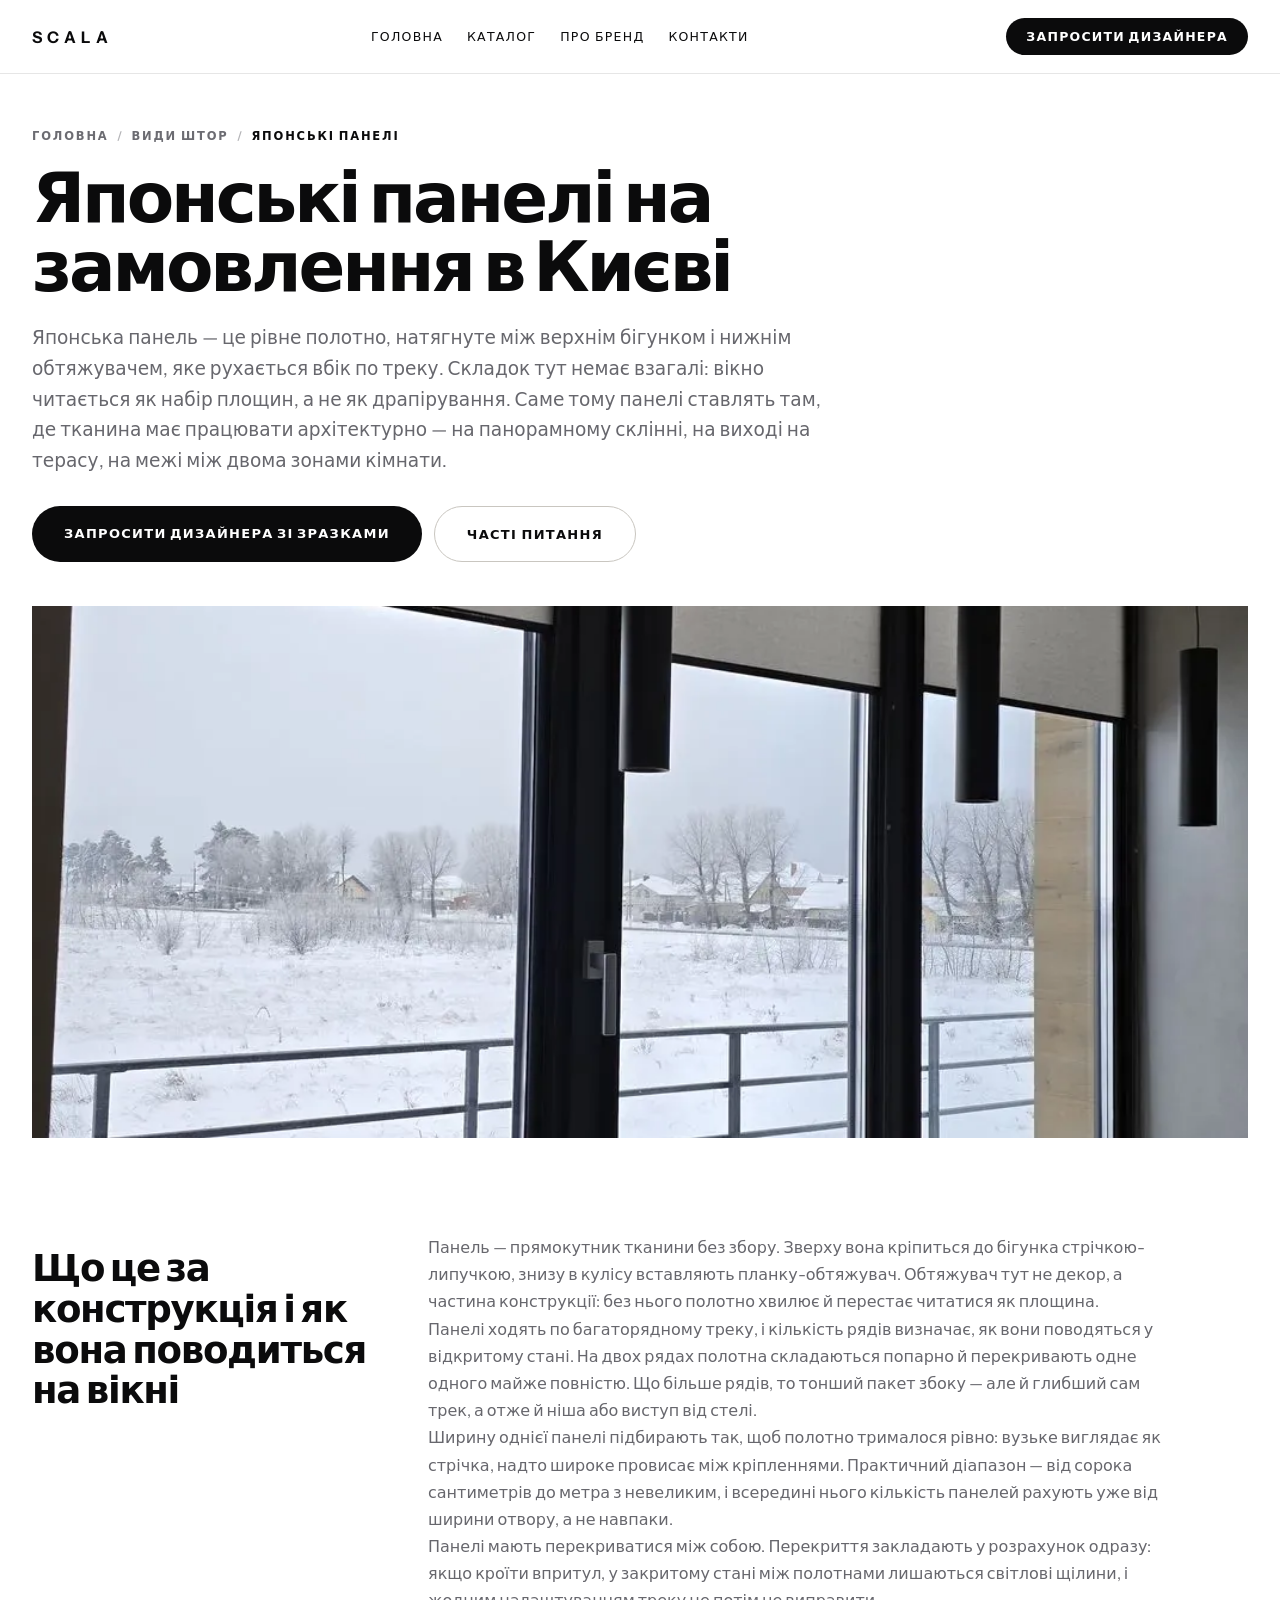
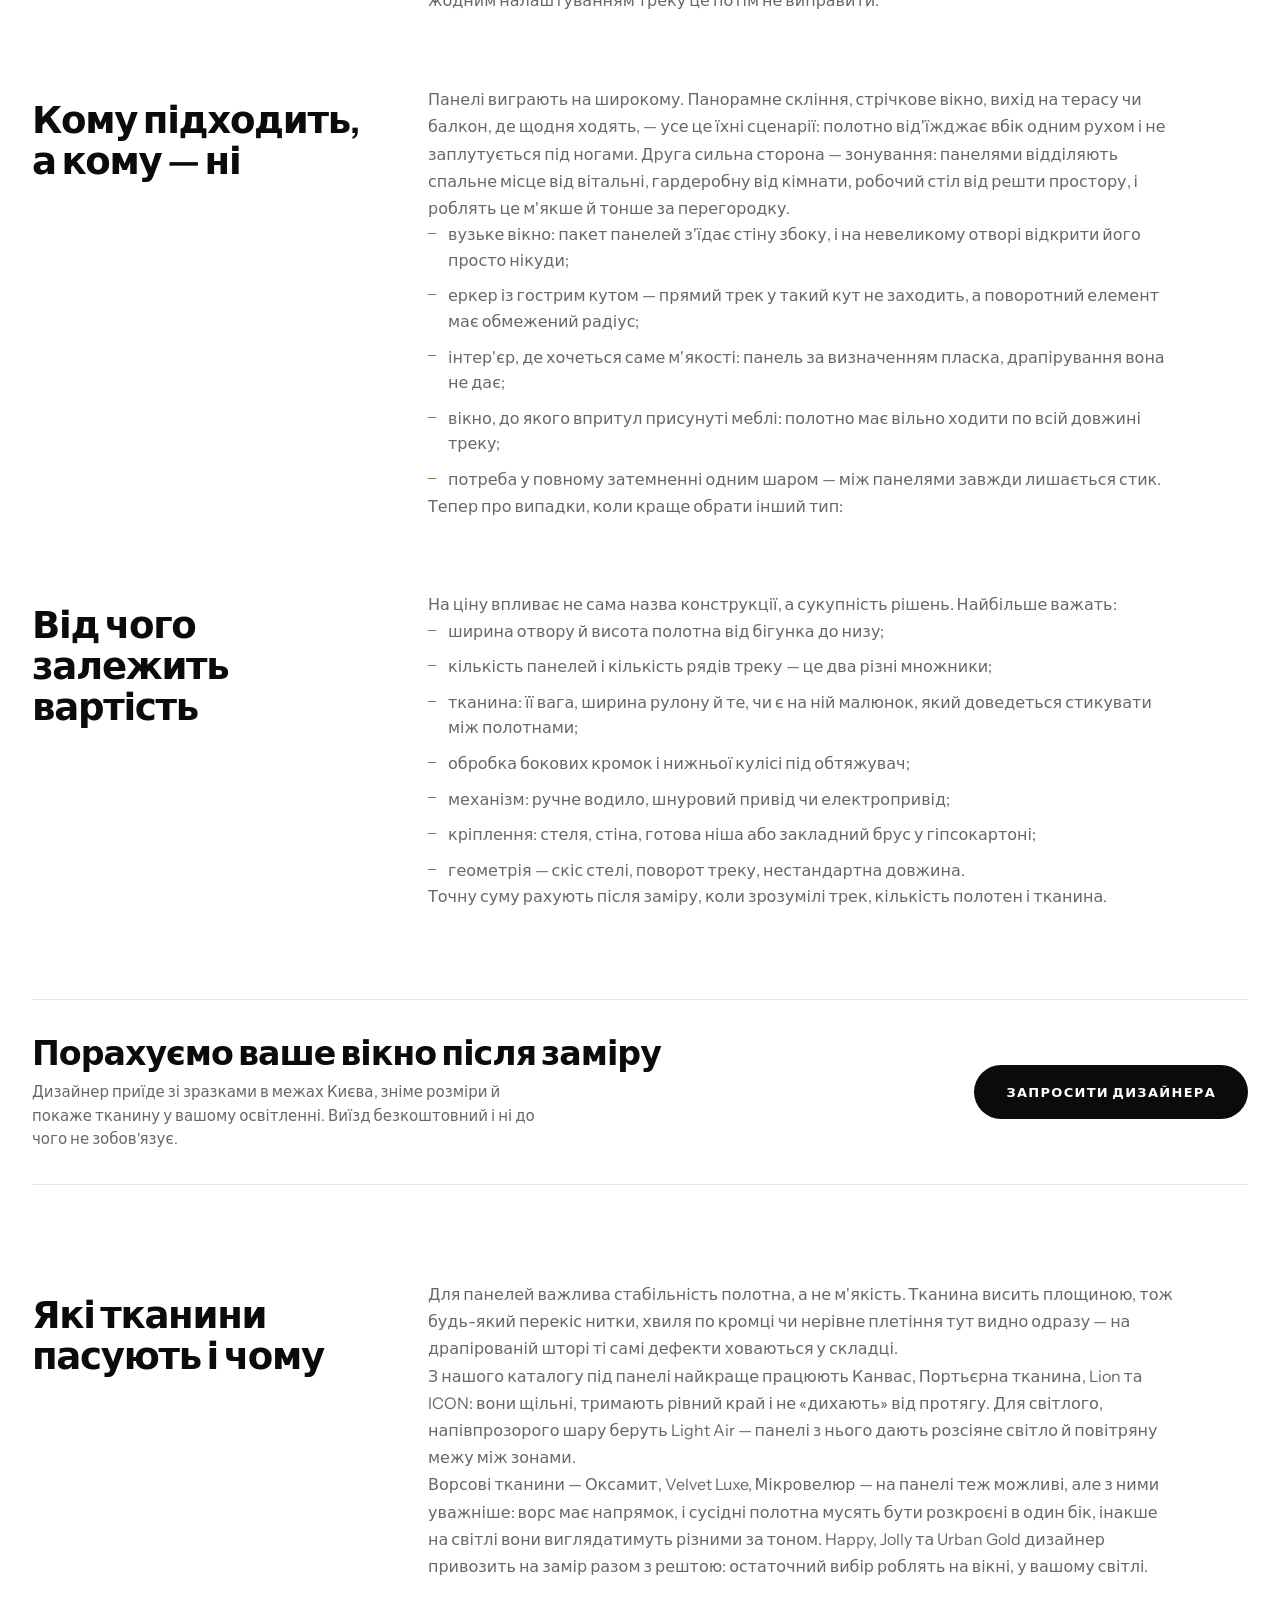
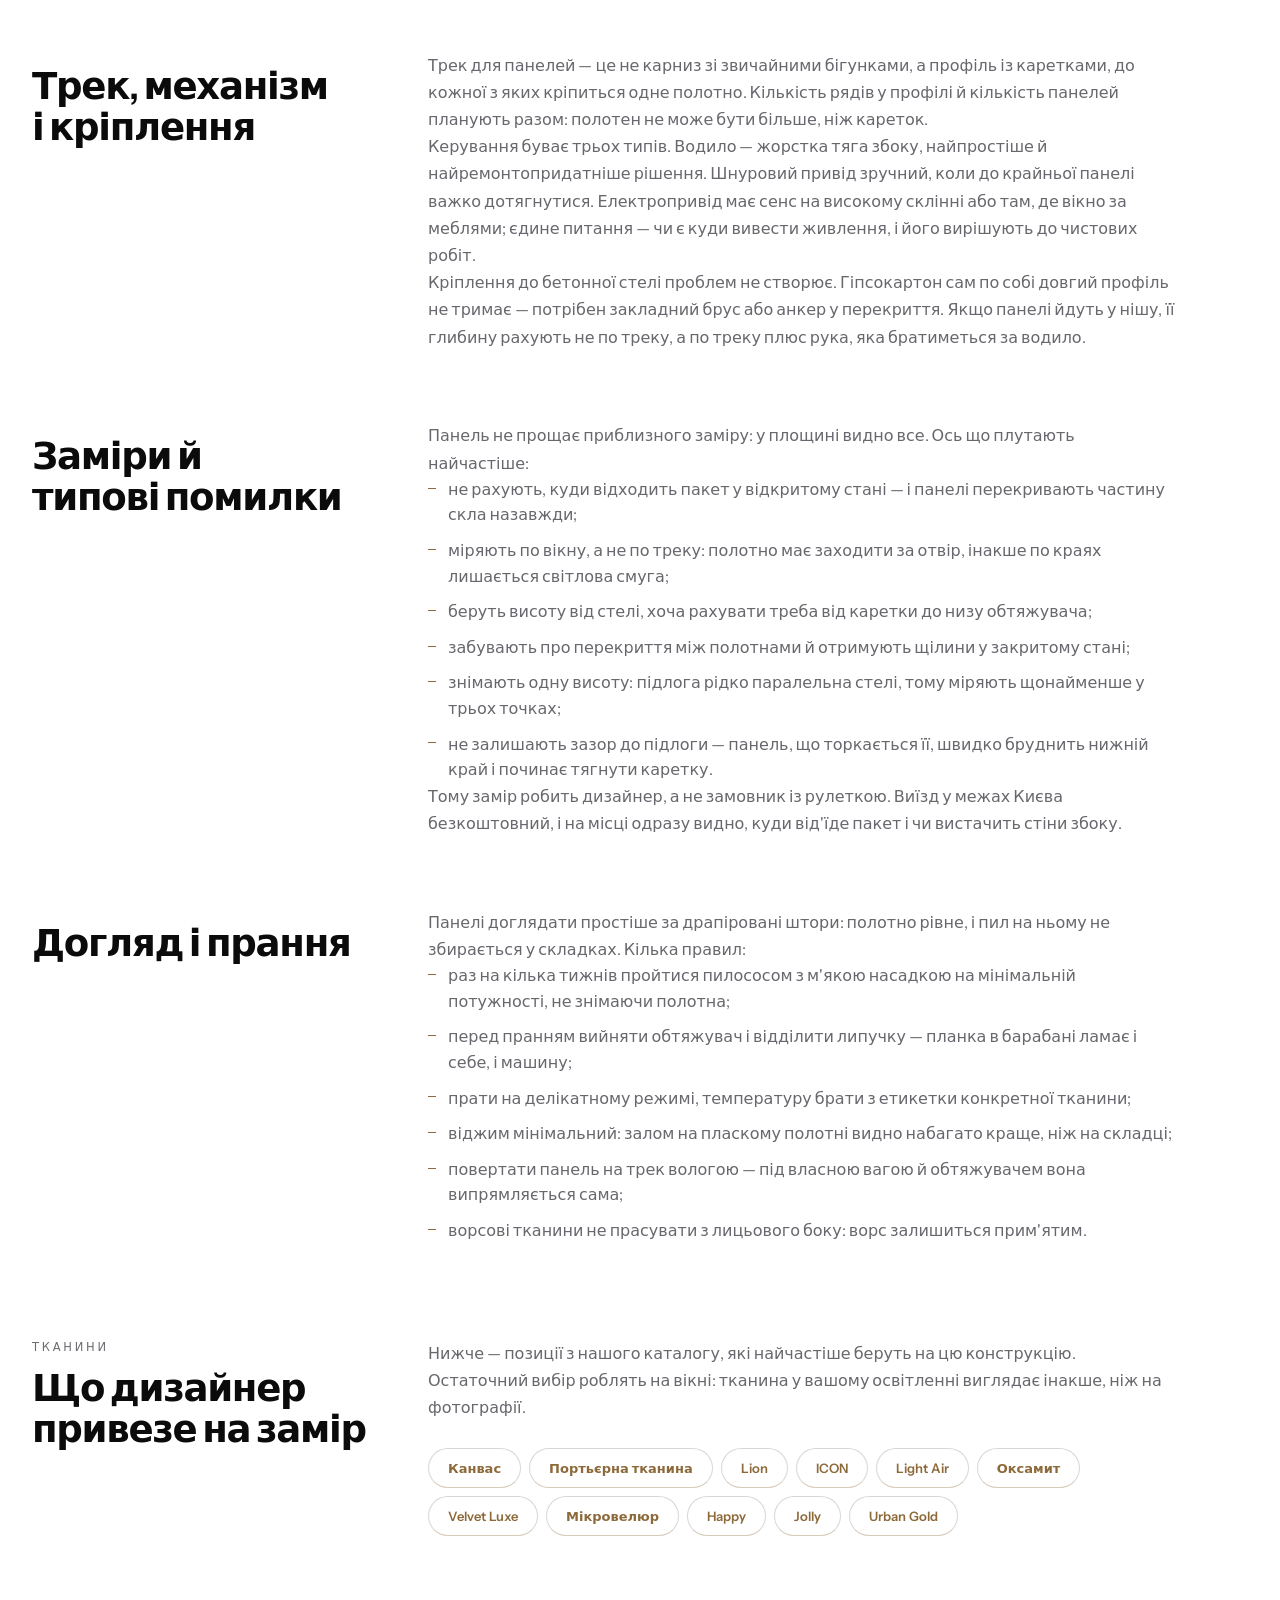
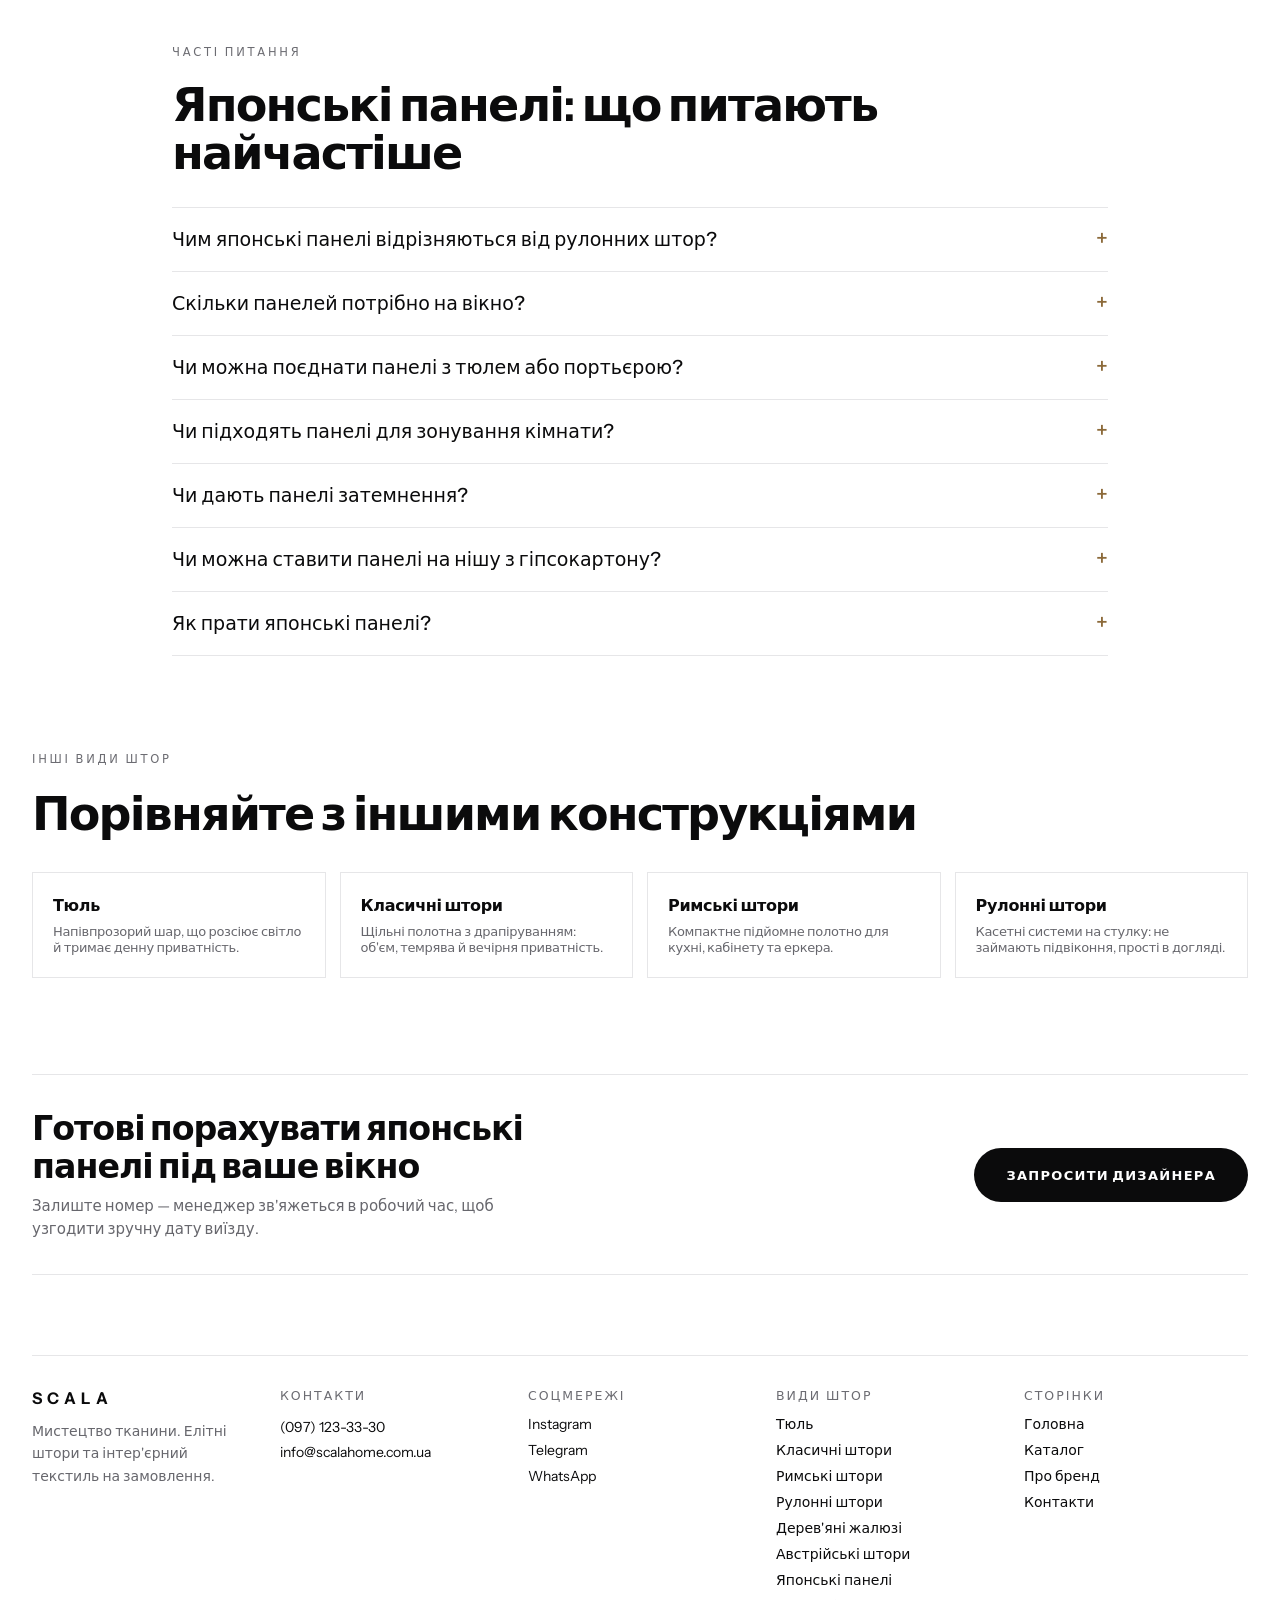
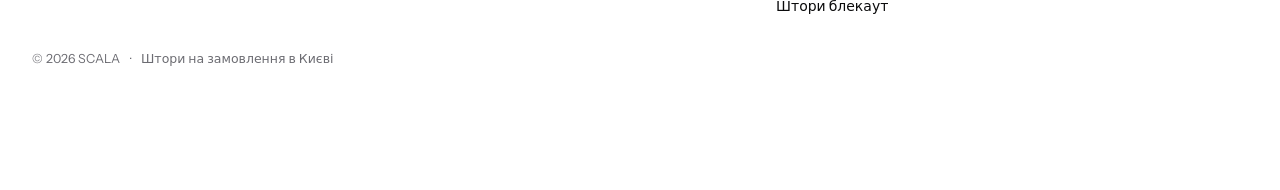
<file: vydy-shtor/yaponski-paneli.html>
<!DOCTYPE html>
<html lang="uk">
<head>
<meta charset="utf-8" />
<meta name="viewport" content="width=device-width, initial-scale=1" />
<title>Японські панелі на замовлення в Києві — пошиття | SCALA</title>
<!-- ПРЕВʼЮ ДЛЯ РЕВІЗІЇ. Цей тег закриває збірку від пошукових систем,
     щоб вона не конкурувала з scalahome.com.ua як дубль.
     ПРИБРАТИ перед запуском у продакшн. -->
<meta name="robots" content="noindex, nofollow" />
<meta name="description" content="Пошиття японських панелей на замовлення в Києві: розрахунок кількості полотен, багаторядний трек, тканина під ваше світло. Виїзд дизайнера — безкоштовний." />
<link rel="canonical" href="https://scalahome.com.ua/vydy-shtor/yaponski-paneli/" />
<meta property="og:type" content="article" />
<meta property="og:locale" content="uk_UA" />
<meta property="og:site_name" content="SCALA" />
<meta property="og:title" content="Японські панелі на замовлення в Києві" />
<meta property="og:description" content="Японська панель — це рівне полотно, натягнуте між верхнім бігунком і нижнім обтяжувачем, яке рухається вбік по треку. Складок тут немає взагалі: вікно читається як набір площин, а " />
<meta property="og:image" content="https://scalahome.com.ua/wp-content/themes/scala-atelier/assets/img/project-commercial.webp" />
<link rel="preconnect" href="https://fonts.googleapis.com" />
<link rel="preconnect" href="https://fonts.gstatic.com" crossorigin />
<link href="https://fonts.googleapis.com/css2?family=Instrument+Sans:ital,wght@0,400;0,500;0,600;0,700&display=swap" rel="stylesheet" />
<link rel="stylesheet" href="../assets/css/main.css" />
</head>
<body>

<header class="hdr hdr--sticky">
  <div class="hdr__inner">
    <a href="../index.html" class="logo">SCALA</a>
    <nav class="hdr__nav" aria-label="Головна навігація">
      <a href="../index.html">Головна</a>
      <a href="../catalog.html">Каталог</a>
      <a href="../about.html">Про бренд</a>
      <a href="../contacts.html">Контакти</a>
    </nav>
    <a class="hdr__phone" href="tel:+380971233330">(097) 123-33-30</a>
    <a class="hdr__cta hdr__cta--filled" href="../contacts.html" data-lead-open="Хедер · Японські панелі">Запросити дизайнера</a>
    <button class="burger" data-menu-toggle aria-label="Меню" aria-controls="mmenu" aria-expanded="false">
      <span></span><span></span>
    </button>
  </div>
</header>

<!-- МОБІЛЬНЕ МЕНЮ -->
<div id="mmenu" class="mmenu">
  <div class="mmenu__top">
    <span class="logo">SCALA</span>
    <button class="mmenu__close" data-menu-toggle aria-label="Закрити">&times;</button>
  </div>
  <nav class="mmenu__nav" aria-label="Мобільна навігація">
    <a href="../index.html">Головна</a>
    <a href="../catalog.html">Каталог</a>
    <a href="../about.html">Про бренд</a>
    <a href="../contacts.html">Контакти</a>
  </nav>
  <div class="mmenu__foot">
    <a class="mmenu__phone" href="tel:+380971233330">(097) 123-33-30</a>
    <a class="mmenu__cta" href="../contacts.html" data-lead-open="Мобільне меню · Японські панелі">Запросити дизайнера</a>
  </div>
</div>

<main>

<section class="section--sub">
  <nav class="crumbs" aria-label="Хлібні крихти">
    <a href="../index.html">Головна</a>
    <span class="crumbs__sep">/</span>
    <a href="../catalog.html">Види штор</a>
    <span class="crumbs__sep">/</span>
    <span aria-current="page">Японські панелі</span>
  </nav>
  <h1 class="h1-page balance" style="max-width:1000px">Японські панелі на замовлення в Києві</h1>
  <p class="tp__lead pretty">Японська панель — це рівне полотно, натягнуте між верхнім бігунком і нижнім обтяжувачем, яке рухається вбік по треку. Складок тут немає взагалі: вікно читається як набір площин, а не як драпірування. Саме тому панелі ставлять там, де тканина має працювати архітектурно — на панорамному склінні, на виході на терасу, на межі між двома зонами кімнати.</p>
  <div class="tp__cta">
    <a href="../contacts.html" class="btn btn--dark" data-lead-open="Японські панелі · верх сторінки">Запросити дизайнера зі зразками</a>
    <a href="#faq" class="btn btn--outline">Часті питання</a>
  </div>
</section>

<section class="section--m44">
  <div class="tp__hero">
    <img src="../assets/img/project-commercial.webp"
         srcset="../assets/img/project-commercial@0.5x.webp 550w, ../assets/img/project-commercial.webp 1100w"
         sizes="100vw" width="1100" height="1466" alt="Японські панелі — Scala" class="parallax" />
  </div>
</section>

<section class="section--m96">
  <div class="tp__blocks">
    <div class="prose-block">
      <div class="prose-block__aside">
        <h2 class="prose-block__title">Що це за конструкція і як вона поводиться на вікні</h2>
      </div>
      <div class="prose">
        <p>Панель — прямокутник тканини без збору. Зверху вона кріпиться до бігунка стрічкою-липучкою, знизу в кулісу вставляють планку-обтяжувач. Обтяжувач тут не декор, а частина конструкції: без нього полотно хвилює й перестає читатися як площина.</p>
        <p>Панелі ходять по багаторядному треку, і кількість рядів визначає, як вони поводяться у відкритому стані. На двох рядах полотна складаються попарно й перекривають одне одного майже повністю. Що більше рядів, то тонший пакет збоку — але й глибший сам трек, а отже й ніша або виступ від стелі.</p>
        <p>Ширину однієї панелі підбирають так, щоб полотно трималося рівно: вузьке виглядає як стрічка, надто широке провисає між кріпленнями. Практичний діапазон — від сорока сантиметрів до метра з невеликим, і всередині нього кількість панелей рахують уже від ширини отвору, а не навпаки.</p>
        <p>Панелі мають перекриватися між собою. Перекриття закладають у розрахунок одразу: якщо кроїти впритул, у закритому стані між полотнами лишаються світлові щілини, і жодним налаштуванням треку це потім не виправити.</p>
      </div>
    </div>

    <div class="prose-block">
      <div class="prose-block__aside">
        <h2 class="prose-block__title">Кому підходить, а кому — ні</h2>
      </div>
      <div class="prose">
        <p>Панелі виграють на широкому. Панорамне скління, стрічкове вікно, вихід на терасу чи балкон, де щодня ходять, — усе це їхні сценарії: полотно від'їжджає вбік одним рухом і не заплутується під ногами. Друга сильна сторона — зонування: панелями відділяють спальне місце від вітальні, гардеробну від кімнати, робочий стіл від решти простору, і роблять це м'якше й тонше за перегородку.</p>
        <ul>
          <li>вузьке вікно: пакет панелей з'їдає стіну збоку, і на невеликому отворі відкрити його просто нікуди;</li>
          <li>еркер із гострим кутом — прямий трек у такий кут не заходить, а поворотний елемент має обмежений радіус;</li>
          <li>інтер'єр, де хочеться саме м'якості: панель за визначенням пласка, драпірування вона не дає;</li>
          <li>вікно, до якого впритул присунуті меблі: полотно має вільно ходити по всій довжині треку;</li>
          <li>потреба у повному затемненні одним шаром — між панелями завжди лишається стик.</li>
        </ul>
        <p>Тепер про випадки, коли краще обрати інший тип:</p>
      </div>
    </div>

    <div class="prose-block">
      <div class="prose-block__aside">
        <h2 class="prose-block__title">Від чого залежить вартість</h2>
      </div>
      <div class="prose">
        <p>На ціну впливає не сама назва конструкції, а сукупність рішень. Найбільше важать:</p>
        <ul>
          <li>ширина отвору й висота полотна від бігунка до низу;</li>
          <li>кількість панелей і кількість рядів треку — це два різні множники;</li>
          <li>тканина: її вага, ширина рулону й те, чи є на ній малюнок, який доведеться стикувати між полотнами;</li>
          <li>обробка бокових кромок і нижньої кулісі під обтяжувач;</li>
          <li>механізм: ручне водило, шнуровий привід чи електропривід;</li>
          <li>кріплення: стеля, стіна, готова ніша або закладний брус у гіпсокартоні;</li>
          <li>геометрія — скіс стелі, поворот треку, нестандартна довжина.</li>
        </ul>
        <p>Точну суму рахують після заміру, коли зрозумілі трек, кількість полотен і тканина.</p>
      </div>
    </div>
  </div>
</section>

<section class="section--m88">
  <div class="ctabar">
    <div>
      <div class="ctabar__title">Порахуємо ваше вікно після заміру</div>
      <div class="ctabar__text">Дизайнер приїде зі зразками в межах Києва, зніме розміри й покаже тканину у вашому освітленні. Виїзд безкоштовний і ні до чого не зобов'язує.</div>
    </div>
    <a href="../contacts.html" class="btn btn--dark" data-lead-open="Японські панелі · смуга в тексті">Запросити дизайнера</a>
  </div>
</section>

<section class="section--m96">
  <div class="tp__blocks">
    <div class="prose-block">
      <div class="prose-block__aside">
        <h2 class="prose-block__title">Які тканини пасують і чому</h2>
      </div>
      <div class="prose">
        <p>Для панелей важлива стабільність полотна, а не м'якість. Тканина висить площиною, тож будь-який перекіс нитки, хвиля по кромці чи нерівне плетіння тут видно одразу — на драпірованій шторі ті самі дефекти ховаються у складці.</p>
        <p>З нашого каталогу під панелі найкраще працюють Канвас, Портьєрна тканина, Lion та ICON: вони щільні, тримають рівний край і не «дихають» від протягу. Для світлого, напівпрозорого шару беруть Light Air — панелі з нього дають розсіяне світло й повітряну межу між зонами.</p>
        <p>Ворсові тканини — Оксамит, Velvet Luxe, Мікровелюр — на панелі теж можливі, але з ними уважніше: ворс має напрямок, і сусідні полотна мусять бути розкроєні в один бік, інакше на світлі вони виглядатимуть різними за тоном. Happy, Jolly та Urban Gold дизайнер привозить на замір разом з рештою: остаточний вибір роблять на вікні, у вашому світлі.</p>
      </div>
    </div>

    <div class="prose-block">
      <div class="prose-block__aside">
        <h2 class="prose-block__title">Трек, механізм і кріплення</h2>
      </div>
      <div class="prose">
        <p>Трек для панелей — це не карниз зі звичайними бігунками, а профіль із каретками, до кожної з яких кріпиться одне полотно. Кількість рядів у профілі й кількість панелей планують разом: полотен не може бути більше, ніж кареток.</p>
        <p>Керування буває трьох типів. Водило — жорстка тяга збоку, найпростіше й найремонтопридатніше рішення. Шнуровий привід зручний, коли до крайньої панелі важко дотягнутися. Електропривід має сенс на високому склінні або там, де вікно за меблями; єдине питання — чи є куди вивести живлення, і його вирішують до чистових робіт.</p>
        <p>Кріплення до бетонної стелі проблем не створює. Гіпсокартон сам по собі довгий профіль не тримає — потрібен закладний брус або анкер у перекриття. Якщо панелі йдуть у нішу, її глибину рахують не по треку, а по треку плюс рука, яка братиметься за водило.</p>
      </div>
    </div>

    <div class="prose-block">
      <div class="prose-block__aside">
        <h2 class="prose-block__title">Заміри й типові помилки</h2>
      </div>
      <div class="prose">
        <p>Панель не прощає приблизного заміру: у площині видно все. Ось що плутають найчастіше:</p>
        <ul>
          <li>не рахують, куди відходить пакет у відкритому стані — і панелі перекривають частину скла назавжди;</li>
          <li>міряють по вікну, а не по треку: полотно має заходити за отвір, інакше по краях лишається світлова смуга;</li>
          <li>беруть висоту від стелі, хоча рахувати треба від каретки до низу обтяжувача;</li>
          <li>забувають про перекриття між полотнами й отримують щілини у закритому стані;</li>
          <li>знімають одну висоту: підлога рідко паралельна стелі, тому міряють щонайменше у трьох точках;</li>
          <li>не залишають зазор до підлоги — панель, що торкається її, швидко бруднить нижній край і починає тягнути каретку.</li>
        </ul>
        <p>Тому замір робить дизайнер, а не замовник із рулеткою. Виїзд у межах Києва безкоштовний, і на місці одразу видно, куди від'їде пакет і чи вистачить стіни збоку.</p>
      </div>
    </div>

    <div class="prose-block">
      <div class="prose-block__aside">
        <h2 class="prose-block__title">Догляд і прання</h2>
      </div>
      <div class="prose">
        <p>Панелі доглядати простіше за драпіровані штори: полотно рівне, і пил на ньому не збирається у складках. Кілька правил:</p>
        <ul>
          <li>раз на кілька тижнів пройтися пилососом з м'якою насадкою на мінімальній потужності, не знімаючи полотна;</li>
          <li>перед пранням вийняти обтяжувач і відділити липучку — планка в барабані ламає і себе, і машину;</li>
          <li>прати на делікатному режимі, температуру брати з етикетки конкретної тканини;</li>
          <li>віджим мінімальний: залом на пласкому полотні видно набагато краще, ніж на складці;</li>
          <li>повертати панель на трек вологою — під власною вагою й обтяжувачем вона випрямляється сама;</li>
          <li>ворсові тканини не прасувати з лицьового боку: ворс залишиться прим'ятим.</li>
        </ul>
      </div>
    </div>
  </div>
</section>

<section class="section--m96">
  <div class="prose-block">
    <div class="prose-block__aside">
      <div class="eyebrow eyebrow--plain">Тканини</div>
      <h2 class="prose-block__title">Що дизайнер привезе на замір</h2>
    </div>
    <div class="prose">
      <p>Нижче — позиції з нашого каталогу, які найчастіше беруть на цю конструкцію. Остаточний вибір роблять на вікні: тканина у вашому освітленні виглядає інакше, ніж на фотографії.</p>
      <div class="tp__fabrics">
      <a class="tp__fab" href="../catalog.html">Канвас</a>
      <a class="tp__fab" href="../catalog.html">Портьєрна тканина</a>
      <a class="tp__fab" href="../catalog.html">Lion</a>
      <a class="tp__fab" href="../catalog.html">ICON</a>
      <a class="tp__fab" href="../catalog.html">Light Air</a>
      <a class="tp__fab" href="../catalog.html">Оксамит</a>
      <a class="tp__fab" href="../catalog.html">Velvet Luxe</a>
      <a class="tp__fab" href="../catalog.html">Мікровелюр</a>
      <a class="tp__fab" href="../catalog.html">Happy</a>
      <a class="tp__fab" href="../catalog.html">Jolly</a>
      <a class="tp__fab" href="../catalog.html">Urban Gold</a>
      </div>
    </div>
  </div>
</section>

<section id="faq" class="section section--narrow">
  <div class="eyebrow eyebrow--plain">Часті питання</div>
  <h2 class="h2-section faq__h2">Японські панелі: що питають найчастіше</h2>

  <details class="faq-item">
    <summary>Чим японські панелі відрізняються від рулонних штор?<span class="f-plus">+</span></summary>
    <div class="faq-item__a">Рулонна штора намотується на вал угору, панель від'їжджає вбік по треку. Через це рулонна компактніша на вузькому вікні й може ставитися просто на стулку, а панель виграє на широкому склінні та в ролі перегородки між зонами. Панель також лишає відкритим повне скло, коли зібрана збоку.</div>
  </details>
  <details class="faq-item">
    <summary>Скільки панелей потрібно на вікно?<span class="f-plus">+</span></summary>
    <div class="faq-item__a">Кількість рахують від ширини отвору, ширини однієї панелі та перекриття між ними, а не навпаки. Дизайнер підбирає таке поєднання, щоб полотна перекривалися у закритому стані й водночас складалися у прийнятний за товщиною пакет збоку.</div>
  </details>
  <details class="faq-item">
    <summary>Чи можна поєднати панелі з тюлем або портьєрою?<span class="f-plus">+</span></summary>
    <div class="faq-item__a">Так, для цього ставлять багаторядний трек: один ряд віддають під напівпрозорий шар, решту — під щільні панелі. Інший варіант — легкі панелі з Light Air замість тюлю та щільні панелі другим рядом; тоді вікно лишається в одній стилістиці.</div>
  </details>
  <details class="faq-item">
    <summary>Чи підходять панелі для зонування кімнати?<span class="f-plus">+</span></summary>
    <div class="faq-item__a">Це один із їхніх основних сценаріїв. Трек кріплять до стелі там, де проходить умовна межа зон, і панель працює як м'яка перегородка: вона не займає місця в закритому стані й повністю прибирається вбік, коли не потрібна.</div>
  </details>
  <details class="faq-item">
    <summary>Чи дають панелі затемнення?<span class="f-plus">+</span></summary>
    <div class="faq-item__a">Панель зі щільної тканини притемнює кімнату, але між сусідніми полотнами завжди лишається стик, а по периметру — зазор до стіни. Для сну до пізнього ранку в тому ж вікні планують окремий світлонепроникний шар, найчастіше рулонну систему в проріз.</div>
  </details>
  <details class="faq-item">
    <summary>Чи можна ставити панелі на нішу з гіпсокартону?<span class="f-plus">+</span></summary>
    <div class="faq-item__a">Можна, але кріплення планують до чистової стелі: сам гіпсокартон довгий трек не тримає, потрібен закладний брус або анкер у перекриття. Глибину ніші рахують по треку плюс місце під руку й водило.</div>
  </details>
  <details class="faq-item">
    <summary>Як прати японські панелі?<span class="f-plus">+</span></summary>
    <div class="faq-item__a">Вийняти обтяжувач, відділити липучку, прати в машині на делікатному режимі за етикеткою, з мінімальним віджимом. Повертати на трек вологою — полотно випрямиться саме під вагою обтяжувача, і прасувати найчастіше вже не доводиться.</div>
  </details>
</section>

<section class="section--m96">
  <div class="eyebrow eyebrow--plain">Інші види штор</div>
  <h2 class="h2-section">Порівняйте з іншими конструкціями</h2>
  <div class="tp__more">
    <a href="tyul.html">Тюль<span>Напівпрозорий шар, що розсіює світло й тримає денну приватність.</span></a>
    <a href="portyery.html">Класичні штори<span>Щільні полотна з драпіруванням: об'єм, темрява й вечірня приватність.</span></a>
    <a href="rymski-shtory.html">Римські штори<span>Компактне підйомне полотно для кухні, кабінету та еркера.</span></a>
    <a href="rulonni-shtory.html">Рулонні штори<span>Касетні системи на стулку: не займають підвіконня, прості в догляді.</span></a>
  </div>
</section>

<section class="section--m96">
  <div class="ctabar">
    <div>
      <div class="ctabar__title">Готові порахувати японські панелі під ваше вікно</div>
      <div class="ctabar__text">Залиште номер — менеджер зв'яжеться в робочий час, щоб узгодити зручну дату виїзду.</div>
    </div>
    <a href="../contacts.html" class="btn btn--dark" data-lead-open="Японські панелі · низ сторінки">Запросити дизайнера</a>
  </div>
</section>

</main>

<footer class="footer footer--sub">
  <div class="footer__grid">
    <div>
      <div class="logo">SCALA</div>
      <div class="footer__brand-text">Мистецтво тканини. Елітні штори та інтер'єрний текстиль на замовлення.</div>
    </div>
    <div>
      <div class="footer__label">Контакти</div>
      <div class="footer__contacts">
        <a href="tel:+380971233330">(097) 123-33-30</a><br />
        <a href="mailto:info@scalahome.com.ua">info@scalahome.com.ua</a>
      </div>
    </div>
    <div>
      <div class="footer__label">Соцмережі</div>
      <div class="footer__links">
        <a href="https://www.instagram.com/scala_home_" rel="noopener">Instagram</a>
        <a href="https://t.me/ScalaHome" rel="noopener">Telegram</a>
        <a href="https://wa.me/qr/PTTFG72MUVOOD1" rel="noopener">WhatsApp</a>
      </div>
    </div>
    <div>
      <div class="footer__label">Види штор</div>
      <div class="footer__links">
        <a href="tyul.html">Тюль</a>
        <a href="portyery.html">Класичні штори</a>
        <a href="rymski-shtory.html">Римські штори</a>
        <a href="rulonni-shtory.html">Рулонні штори</a>
        <a href="zhalyuzi.html">Дерев'яні жалюзі</a>
        <a href="avstrijski-shtory.html">Австрійські штори</a>
        <a href="yaponski-paneli.html">Японські панелі</a>
        <a href="blekaut.html">Штори блекаут</a>
      </div>
    </div>
    <div>
      <div class="footer__label">Сторінки</div>
      <div class="footer__links">
        <a href="../index.html">Головна</a>
        <a href="../catalog.html">Каталог</a>
        <a href="../about.html">Про бренд</a>
        <a href="../contacts.html">Контакти</a>
      </div>
    </div>
  </div>
  <div class="footer__bottom">
    <span>© 2026 SCALA</span>
    <span>Штори на замовлення в Києві</span>
  </div>
  <div class="footer__spacer"></div>
</footer>

<!-- ЛИПКА ПАНЕЛЬ НА ТЕЛЕФОНІ. Головна дія завжди під великим пальцем. -->
<div class="mobile-bar">
  <a href="../contacts.html" class="mobile-bar__cta" data-lead-open="Липка панель (моб.) · Японські панелі">Запросити дизайнера</a>
  <a href="tel:+380971233330" class="mobile-bar__call" aria-label="Подзвонити">&#9742;</a>
</div>

<!-- МОДАЛЬНЕ ВІКНО ЗАЯВКИ.
     Відкривається кнопкою на місці, а не переносить користувача вниз.
     У заявку записується джерело — видно, з якого блоку звернення. -->
<dialog id="lead-modal" class="modal" aria-labelledby="lead-modal-title">
  <div class="modal__box">
    <button type="button" class="modal__close" data-modal-close aria-label="Закрити">&times;</button>

    <div class="eyebrow eyebrow--plain">Заявка</div>
    <h2 class="modal__title" id="lead-modal-title">Запросити дизайнера зі зразками</h2>
    <p class="modal__text">Виїзд у межах Києва безкоштовний і ні до чого не зобов'язує. Менеджер зв'яжеться з вами в робочий час, щоб узгодити зручну дату.</p>

    <form class="form" data-lead-form novalidate>
      <label class="visually-hidden" for="m-lead-name">Ім'я</label>
      <input id="m-lead-name" name="name" placeholder="Ім'я (необов'язково)" autocomplete="given-name" />

      <label class="visually-hidden" for="m-lead-phone">Телефон</label>
      <input id="m-lead-phone" name="phone" type="tel" required placeholder="+38 (0__) ___-__-__" inputmode="tel" autocomplete="tel" />

      <label class="visually-hidden" for="m-lead-need">Що потрібно оформити</label>
      <select id="m-lead-need" name="need">
        <option value="">Що потрібно оформити</option>
        <option>Тюль</option>
        <option>Класичні штори</option>
        <option>Римські штори</option>
        <option>Дерев'яні жалюзі</option>
        <option>Рулонні системи</option>
        <option>Австрійські штори</option>
        <option>Японські панелі</option>
        <option>Штори блекаут</option>
        <option>Кілька вікон / вся квартира</option>
        <option>Комерційний простір</option>
        <option>Ще не визначився</option>
      </select>

      <label class="visually-hidden" for="m-lead-note">Коментар</label>
      <textarea id="m-lead-note" name="note" rows="2" placeholder="Коментар (необов'язково)"></textarea>

      <div class="form__hp" aria-hidden="true">
        <label>Не заповнюйте це поле<input type="text" name="website" tabindex="-1" autocomplete="off" /></label>
      </div>

      <input type="hidden" name="source_label" value="" data-source-field />

      <button type="submit">Запросити дизайнера</button>
      <div class="form__error" role="alert"></div>
      <div class="form__consent">Натискаючи кнопку, ви погоджуєтесь на використання ваших даних для зв'язку.</div>
    </form>

    <div class="form-sent" data-lead-sent hidden>
      <div class="form-sent__title">Заявку прийнято</div>
      <div class="form-sent__text" data-thanks></div>
    </div>
  </div>
</dialog>

<script type="application/ld+json">{"@context": "https://schema.org", "@type": "BreadcrumbList", "itemListElement": [{"@type": "ListItem", "position": 1, "name": "Головна", "item": "https://scalahome.com.ua/"}, {"@type": "ListItem", "position": 2, "name": "Види штор", "item": "https://scalahome.com.ua/vydy-shtor/"}, {"@type": "ListItem", "position": 3, "name": "Японські панелі", "item": "https://scalahome.com.ua/vydy-shtor/yaponski-paneli/"}]}</script>
<script type="application/ld+json">{"@context": "https://schema.org", "@type": "FAQPage", "mainEntity": [{"@type": "Question", "name": "Чим японські панелі відрізняються від рулонних штор?", "acceptedAnswer": {"@type": "Answer", "text": "Рулонна штора намотується на вал угору, панель від'їжджає вбік по треку. Через це рулонна компактніша на вузькому вікні й може ставитися просто на стулку, а панель виграє на широкому склінні та в ролі перегородки між зонами. Панель також лишає відкритим повне скло, коли зібрана збоку."}}, {"@type": "Question", "name": "Скільки панелей потрібно на вікно?", "acceptedAnswer": {"@type": "Answer", "text": "Кількість рахують від ширини отвору, ширини однієї панелі та перекриття між ними, а не навпаки. Дизайнер підбирає таке поєднання, щоб полотна перекривалися у закритому стані й водночас складалися у прийнятний за товщиною пакет збоку."}}, {"@type": "Question", "name": "Чи можна поєднати панелі з тюлем або портьєрою?", "acceptedAnswer": {"@type": "Answer", "text": "Так, для цього ставлять багаторядний трек: один ряд віддають під напівпрозорий шар, решту — під щільні панелі. Інший варіант — легкі панелі з Light Air замість тюлю та щільні панелі другим рядом; тоді вікно лишається в одній стилістиці."}}, {"@type": "Question", "name": "Чи підходять панелі для зонування кімнати?", "acceptedAnswer": {"@type": "Answer", "text": "Це один із їхніх основних сценаріїв. Трек кріплять до стелі там, де проходить умовна межа зон, і панель працює як м'яка перегородка: вона не займає місця в закритому стані й повністю прибирається вбік, коли не потрібна."}}, {"@type": "Question", "name": "Чи дають панелі затемнення?", "acceptedAnswer": {"@type": "Answer", "text": "Панель зі щільної тканини притемнює кімнату, але між сусідніми полотнами завжди лишається стик, а по периметру — зазор до стіни. Для сну до пізнього ранку в тому ж вікні планують окремий світлонепроникний шар, найчастіше рулонну систему в проріз."}}, {"@type": "Question", "name": "Чи можна ставити панелі на нішу з гіпсокартону?", "acceptedAnswer": {"@type": "Answer", "text": "Можна, але кріплення планують до чистової стелі: сам гіпсокартон довгий трек не тримає, потрібен закладний брус або анкер у перекриття. Глибину ніші рахують по треку плюс місце під руку й водило."}}, {"@type": "Question", "name": "Як прати японські панелі?", "acceptedAnswer": {"@type": "Answer", "text": "Вийняти обтяжувач, відділити липучку, прати в машині на делікатному режимі за етикеткою, з мінімальним віджимом. Повертати на трек вологою — полотно випрямиться саме під вагою обтяжувача, і прасувати найчастіше вже не доводиться."}}]}</script>
<script src="../assets/js/main.js"></script>
</body>
</html>
</file>
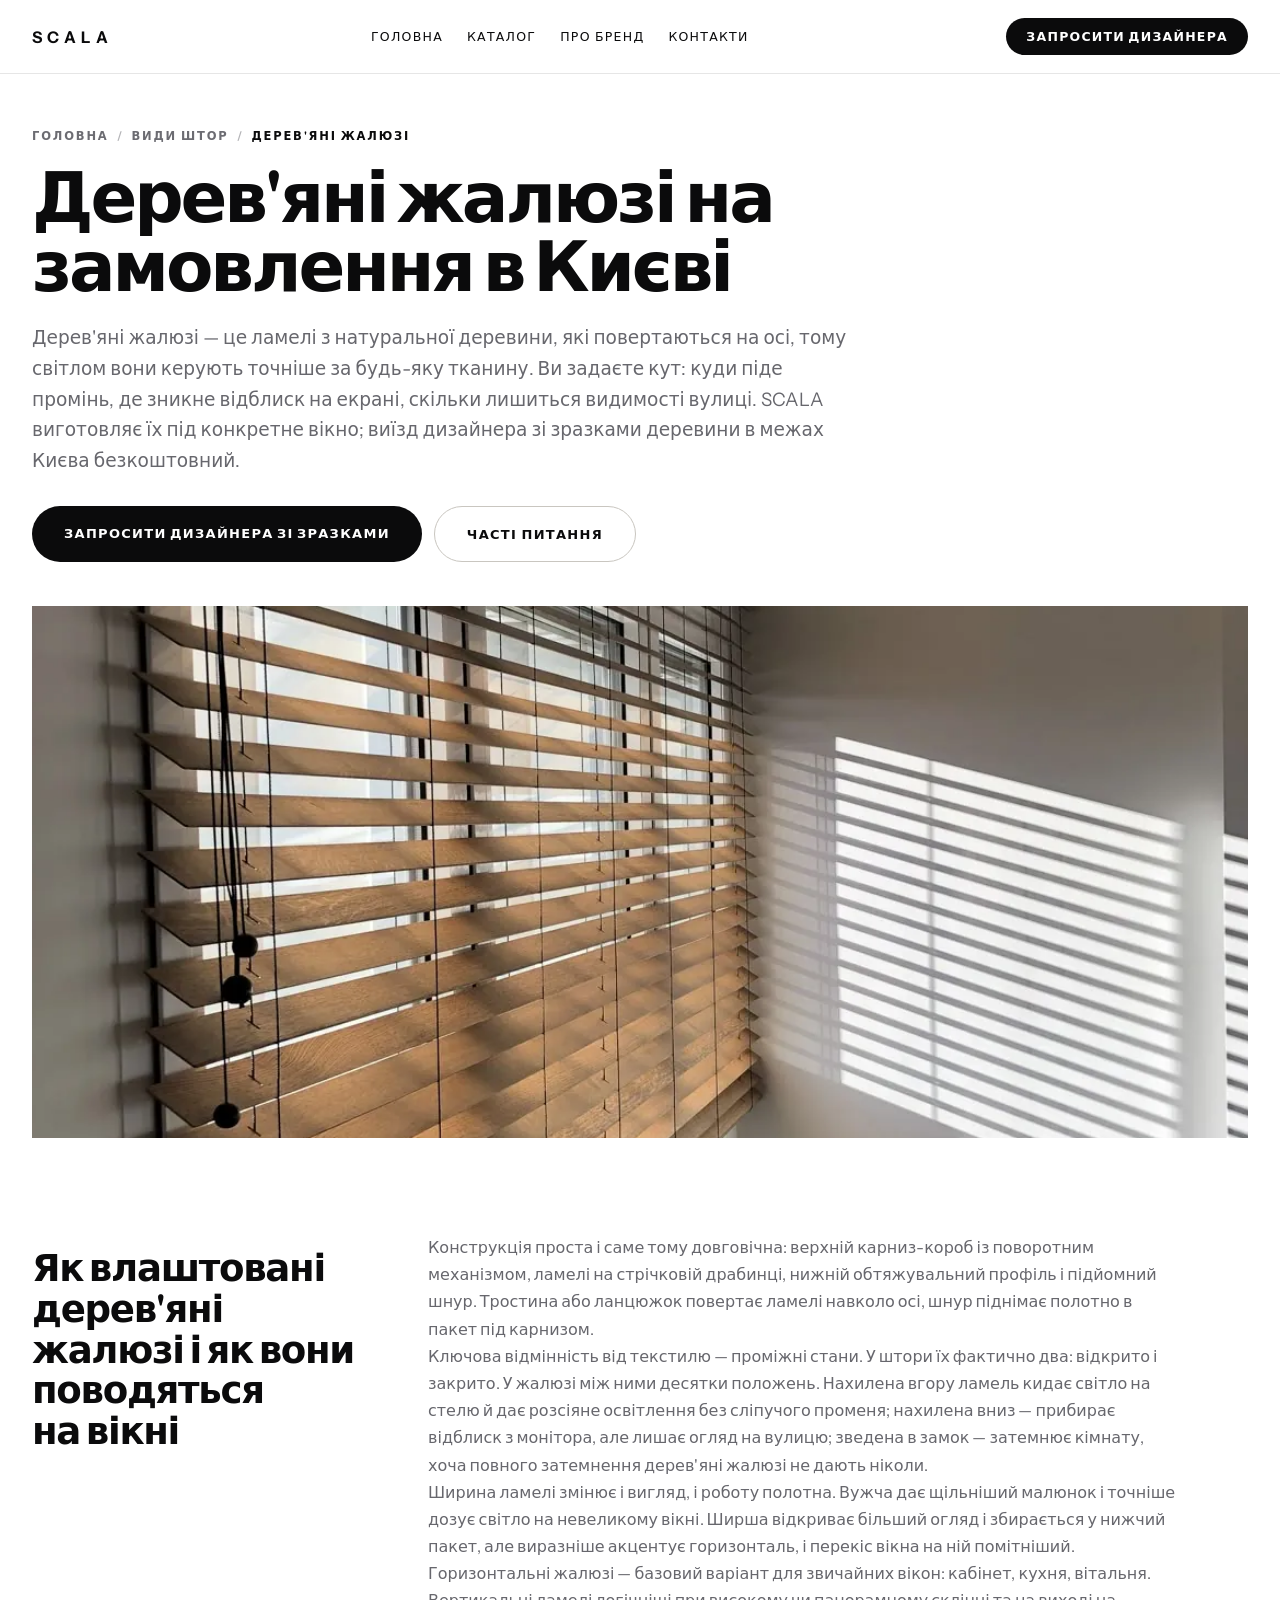
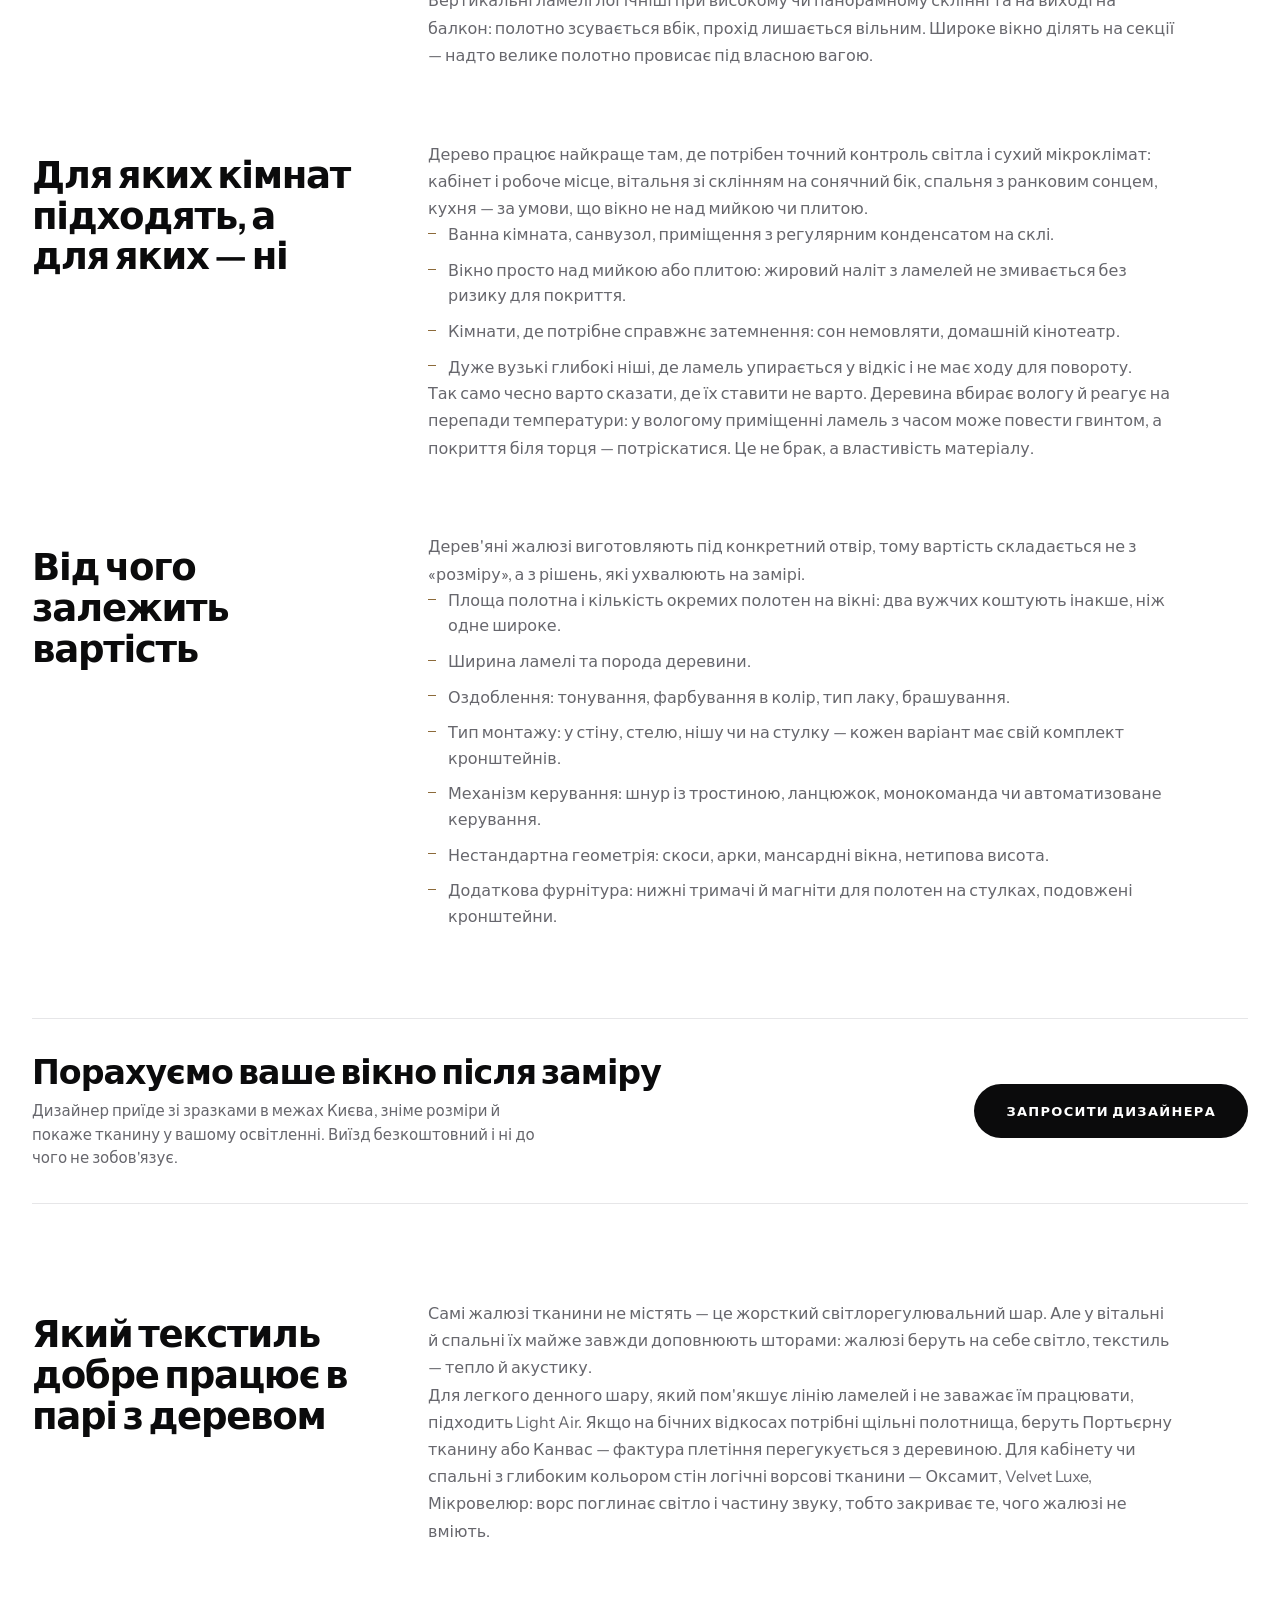
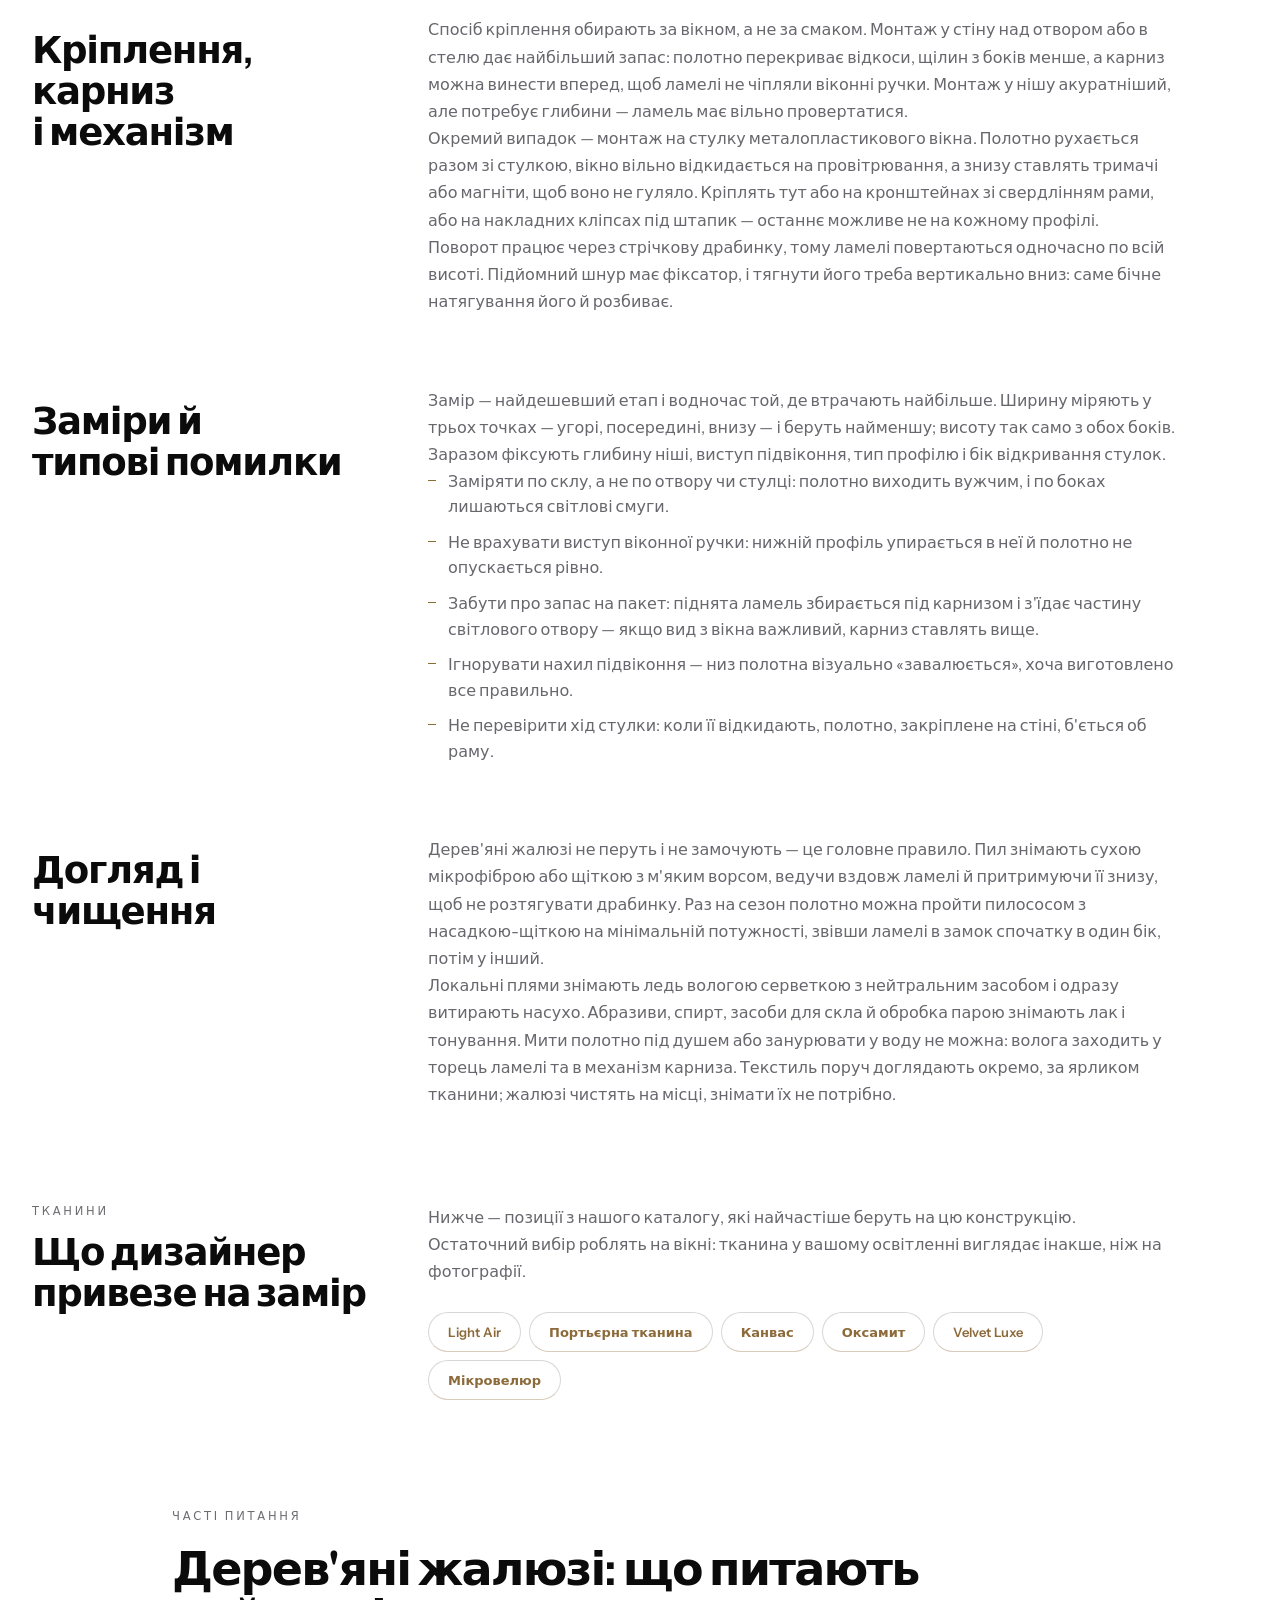
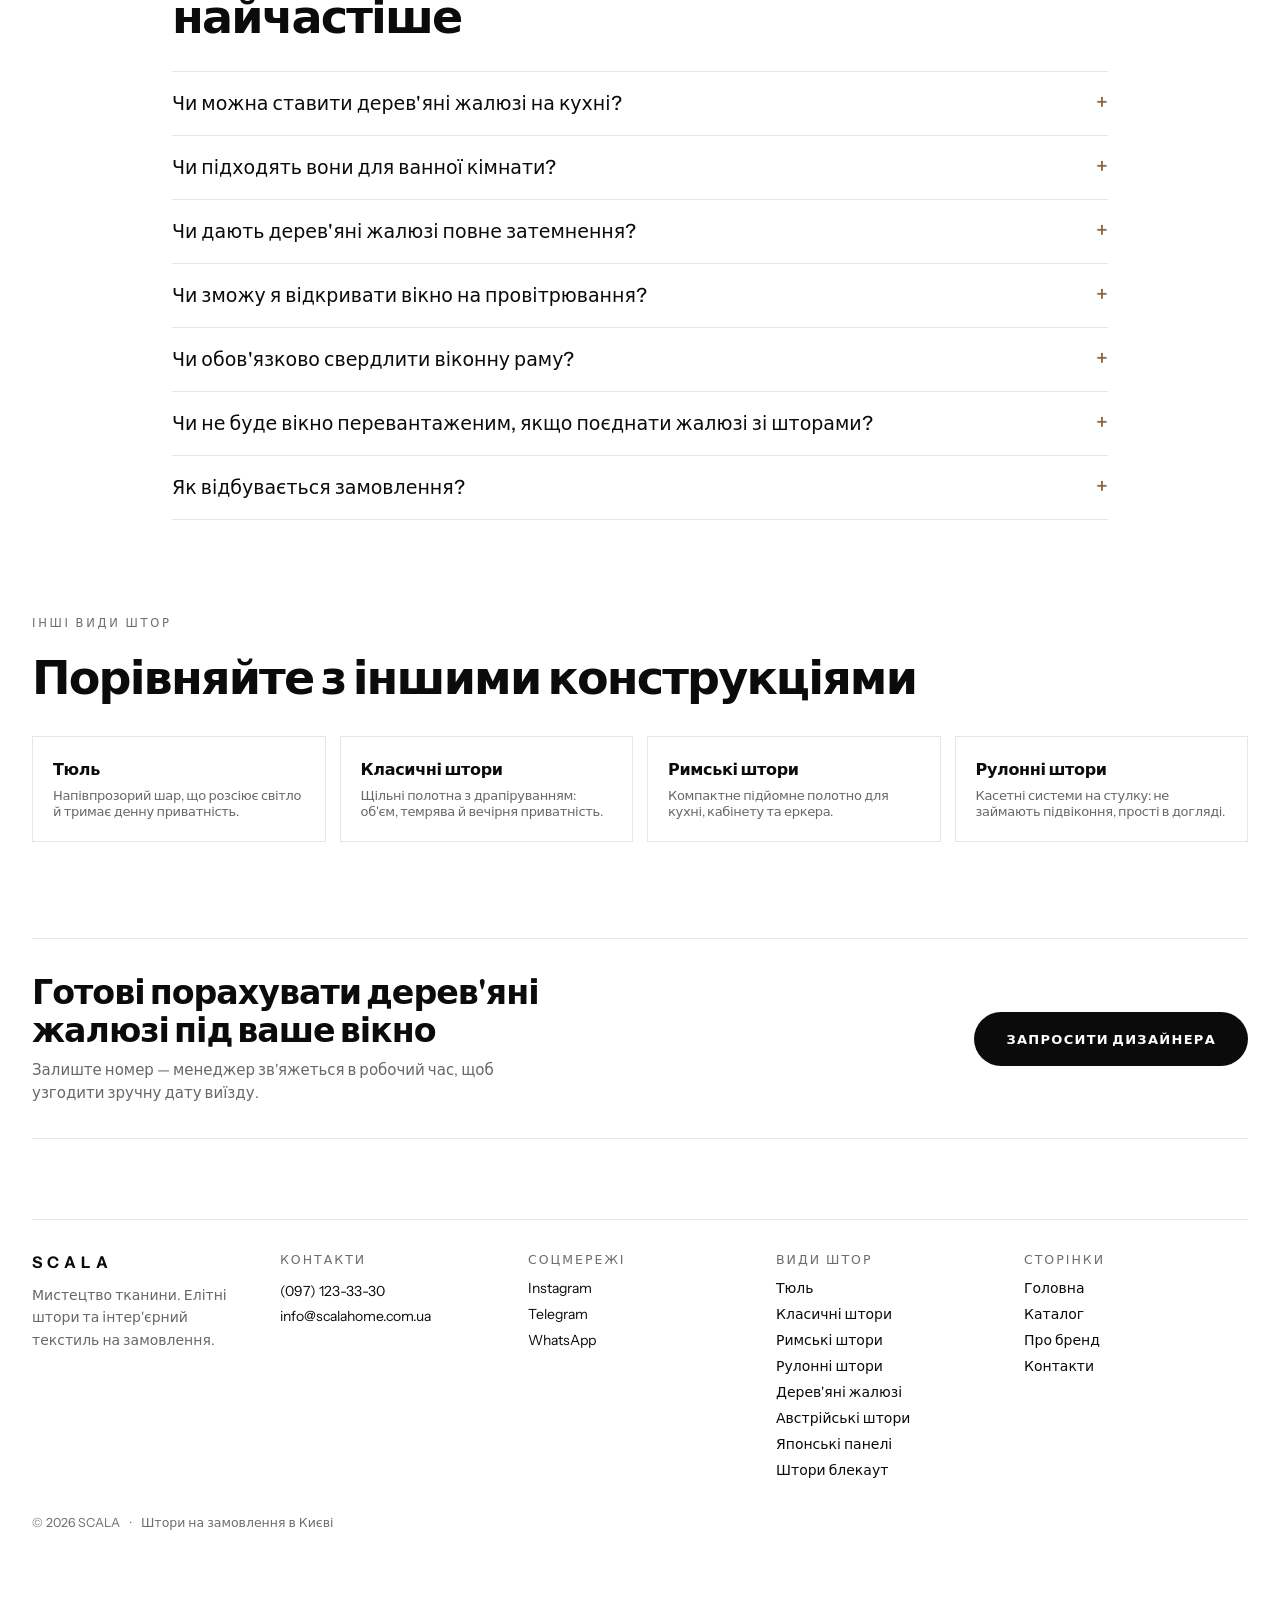
<file: vydy-shtor/zhalyuzi.html>
<!DOCTYPE html>
<html lang="uk">
<head>
<meta charset="utf-8" />
<meta name="viewport" content="width=device-width, initial-scale=1" />
<title>Дерев'яні жалюзі на замовлення в Києві — SCALA</title>
<!-- ПРЕВʼЮ ДЛЯ РЕВІЗІЇ. Цей тег закриває збірку від пошукових систем,
     щоб вона не конкурувала з scalahome.com.ua як дубль.
     ПРИБРАТИ перед запуском у продакшн. -->
<meta name="robots" content="noindex, nofollow" />
<meta name="description" content="Дерев'яні жалюзі на замовлення в Києві: ширина ламелі, монтаж на стулку чи в нішу, заміри, догляд і чесно про обмеження деревини. Виїзд дизайнера зі зразками." />
<link rel="canonical" href="https://scalahome.com.ua/vydy-shtor/zhalyuzi/" />
<meta property="og:type" content="article" />
<meta property="og:locale" content="uk_UA" />
<meta property="og:site_name" content="SCALA" />
<meta property="og:title" content="Дерев'яні жалюзі на замовлення в Києві" />
<meta property="og:description" content="Дерев'яні жалюзі — це ламелі з натуральної деревини, які повертаються на осі, тому світлом вони керують точніше за будь-яку тканину. Ви задаєте кут: куди піде промінь, де зникне ві" />
<meta property="og:image" content="https://scalahome.com.ua/wp-content/themes/scala-atelier/assets/img/type-wood-blinds.webp" />
<link rel="preconnect" href="https://fonts.googleapis.com" />
<link rel="preconnect" href="https://fonts.gstatic.com" crossorigin />
<link href="https://fonts.googleapis.com/css2?family=Instrument+Sans:ital,wght@0,400;0,500;0,600;0,700&display=swap" rel="stylesheet" />
<link rel="stylesheet" href="../assets/css/main.css" />
</head>
<body>

<header class="hdr hdr--sticky">
  <div class="hdr__inner">
    <a href="../index.html" class="logo">SCALA</a>
    <nav class="hdr__nav" aria-label="Головна навігація">
      <a href="../index.html">Головна</a>
      <a href="../catalog.html">Каталог</a>
      <a href="../about.html">Про бренд</a>
      <a href="../contacts.html">Контакти</a>
    </nav>
    <a class="hdr__phone" href="tel:+380971233330">(097) 123-33-30</a>
    <a class="hdr__cta hdr__cta--filled" href="../contacts.html" data-lead-open="Хедер · Дерев'яні жалюзі">Запросити дизайнера</a>
    <button class="burger" data-menu-toggle aria-label="Меню" aria-controls="mmenu" aria-expanded="false">
      <span></span><span></span>
    </button>
  </div>
</header>

<!-- МОБІЛЬНЕ МЕНЮ -->
<div id="mmenu" class="mmenu">
  <div class="mmenu__top">
    <span class="logo">SCALA</span>
    <button class="mmenu__close" data-menu-toggle aria-label="Закрити">&times;</button>
  </div>
  <nav class="mmenu__nav" aria-label="Мобільна навігація">
    <a href="../index.html">Головна</a>
    <a href="../catalog.html">Каталог</a>
    <a href="../about.html">Про бренд</a>
    <a href="../contacts.html">Контакти</a>
  </nav>
  <div class="mmenu__foot">
    <a class="mmenu__phone" href="tel:+380971233330">(097) 123-33-30</a>
    <a class="mmenu__cta" href="../contacts.html" data-lead-open="Мобільне меню · Дерев'яні жалюзі">Запросити дизайнера</a>
  </div>
</div>

<main>

<section class="section--sub">
  <nav class="crumbs" aria-label="Хлібні крихти">
    <a href="../index.html">Головна</a>
    <span class="crumbs__sep">/</span>
    <a href="../catalog.html">Види штор</a>
    <span class="crumbs__sep">/</span>
    <span aria-current="page">Дерев'яні жалюзі</span>
  </nav>
  <h1 class="h1-page balance" style="max-width:1000px">Дерев'яні жалюзі на замовлення в Києві</h1>
  <p class="tp__lead pretty">Дерев'яні жалюзі — це ламелі з натуральної деревини, які повертаються на осі, тому світлом вони керують точніше за будь-яку тканину. Ви задаєте кут: куди піде промінь, де зникне відблиск на екрані, скільки лишиться видимості вулиці. SCALA виготовляє їх під конкретне вікно; виїзд дизайнера зі зразками деревини в межах Києва безкоштовний.</p>
  <div class="tp__cta">
    <a href="../contacts.html" class="btn btn--dark" data-lead-open="Дерев'яні жалюзі · верх сторінки">Запросити дизайнера зі зразками</a>
    <a href="#faq" class="btn btn--outline">Часті питання</a>
  </div>
</section>

<section class="section--m44">
  <div class="tp__hero">
    <img src="../assets/img/type-wood-blinds.webp"
         srcset="../assets/img/type-wood-blinds@0.5x.webp 600w, ../assets/img/type-wood-blinds.webp 1200w"
         sizes="100vw" width="1200" height="1600" alt="Дерев'яні жалюзі — Scala" class="parallax" />
  </div>
</section>

<section class="section--m96">
  <div class="tp__blocks">
    <div class="prose-block">
      <div class="prose-block__aside">
        <h2 class="prose-block__title">Як влаштовані дерев'яні жалюзі і як вони поводяться на вікні</h2>
      </div>
      <div class="prose">
        <p>Конструкція проста і саме тому довговічна: верхній карниз-короб із поворотним механізмом, ламелі на стрічковій драбинці, нижній обтяжувальний профіль і підйомний шнур. Тростина або ланцюжок повертає ламелі навколо осі, шнур піднімає полотно в пакет під карнизом.</p>
        <p>Ключова відмінність від текстилю — проміжні стани. У штори їх фактично два: відкрито і закрито. У жалюзі між ними десятки положень. Нахилена вгору ламель кидає світло на стелю й дає розсіяне освітлення без сліпучого променя; нахилена вниз — прибирає відблиск з монітора, але лишає огляд на вулицю; зведена в замок — затемнює кімнату, хоча повного затемнення дерев'яні жалюзі не дають ніколи.</p>
        <p>Ширина ламелі змінює і вигляд, і роботу полотна. Вужча дає щільніший малюнок і точніше дозує світло на невеликому вікні. Ширша відкриває більший огляд і збирається у нижчий пакет, але виразніше акцентує горизонталь, і перекіс вікна на ній помітніший.</p>
        <p>Горизонтальні жалюзі — базовий варіант для звичайних вікон: кабінет, кухня, вітальня. Вертикальні ламелі логічніші при високому чи панорамному склінні та на виході на балкон: полотно зсувається вбік, прохід лишається вільним. Широке вікно ділять на секції — надто велике полотно провисає під власною вагою.</p>
      </div>
    </div>

    <div class="prose-block">
      <div class="prose-block__aside">
        <h2 class="prose-block__title">Для яких кімнат підходять, а для яких — ні</h2>
      </div>
      <div class="prose">
        <p>Дерево працює найкраще там, де потрібен точний контроль світла і сухий мікроклімат: кабінет і робоче місце, вітальня зі склінням на сонячний бік, спальня з ранковим сонцем, кухня — за умови, що вікно не над мийкою чи плитою.</p>
        <ul>
          <li>Ванна кімната, санвузол, приміщення з регулярним конденсатом на склі.</li>
          <li>Вікно просто над мийкою або плитою: жировий наліт з ламелей не змивається без ризику для покриття.</li>
          <li>Кімнати, де потрібне справжнє затемнення: сон немовляти, домашній кінотеатр.</li>
          <li>Дуже вузькі глибокі ніші, де ламель упирається у відкіс і не має ходу для повороту.</li>
        </ul>
        <p>Так само чесно варто сказати, де їх ставити не варто. Деревина вбирає вологу й реагує на перепади температури: у вологому приміщенні ламель з часом може повести гвинтом, а покриття біля торця — потріскатися. Це не брак, а властивість матеріалу.</p>
      </div>
    </div>

    <div class="prose-block">
      <div class="prose-block__aside">
        <h2 class="prose-block__title">Від чого залежить вартість</h2>
      </div>
      <div class="prose">
        <p>Дерев'яні жалюзі виготовляють під конкретний отвір, тому вартість складається не з «розміру», а з рішень, які ухвалюють на замірі.</p>
        <ul>
          <li>Площа полотна і кількість окремих полотен на вікні: два вужчих коштують інакше, ніж одне широке.</li>
          <li>Ширина ламелі та порода деревини.</li>
          <li>Оздоблення: тонування, фарбування в колір, тип лаку, брашування.</li>
          <li>Тип монтажу: у стіну, стелю, нішу чи на стулку — кожен варіант має свій комплект кронштейнів.</li>
          <li>Механізм керування: шнур із тростиною, ланцюжок, монокоманда чи автоматизоване керування.</li>
          <li>Нестандартна геометрія: скоси, арки, мансардні вікна, нетипова висота.</li>
          <li>Додаткова фурнітура: нижні тримачі й магніти для полотен на стулках, подовжені кронштейни.</li>
        </ul>
      </div>
    </div>
  </div>
</section>

<section class="section--m88">
  <div class="ctabar">
    <div>
      <div class="ctabar__title">Порахуємо ваше вікно після заміру</div>
      <div class="ctabar__text">Дизайнер приїде зі зразками в межах Києва, зніме розміри й покаже тканину у вашому освітленні. Виїзд безкоштовний і ні до чого не зобов'язує.</div>
    </div>
    <a href="../contacts.html" class="btn btn--dark" data-lead-open="Дерев'яні жалюзі · смуга в тексті">Запросити дизайнера</a>
  </div>
</section>

<section class="section--m96">
  <div class="tp__blocks">
    <div class="prose-block">
      <div class="prose-block__aside">
        <h2 class="prose-block__title">Який текстиль добре працює в парі з деревом</h2>
      </div>
      <div class="prose">
        <p>Самі жалюзі тканини не містять — це жорсткий світлорегулювальний шар. Але у вітальні й спальні їх майже завжди доповнюють шторами: жалюзі беруть на себе світло, текстиль — тепло й акустику.</p>
        <p>Для легкого денного шару, який пом'якшує лінію ламелей і не заважає їм працювати, підходить Light Air. Якщо на бічних відкосах потрібні щільні полотнища, беруть Портьєрну тканину або Канвас — фактура плетіння перегукується з деревиною. Для кабінету чи спальні з глибоким кольором стін логічні ворсові тканини — Оксамит, Velvet Luxe, Мікровелюр: ворс поглинає світло і частину звуку, тобто закриває те, чого жалюзі не вміють.</p>
      </div>
    </div>

    <div class="prose-block">
      <div class="prose-block__aside">
        <h2 class="prose-block__title">Кріплення, карниз і механізм</h2>
      </div>
      <div class="prose">
        <p>Спосіб кріплення обирають за вікном, а не за смаком. Монтаж у стіну над отвором або в стелю дає найбільший запас: полотно перекриває відкоси, щілин з боків менше, а карниз можна винести вперед, щоб ламелі не чіпляли віконні ручки. Монтаж у нішу акуратніший, але потребує глибини — ламель має вільно провертатися.</p>
        <p>Окремий випадок — монтаж на стулку металопластикового вікна. Полотно рухається разом зі стулкою, вікно вільно відкидається на провітрювання, а знизу ставлять тримачі або магніти, щоб воно не гуляло. Кріплять тут або на кронштейнах зі свердлінням рами, або на накладних кліпсах під штапик — останнє можливе не на кожному профілі.</p>
        <p>Поворот працює через стрічкову драбинку, тому ламелі повертаються одночасно по всій висоті. Підйомний шнур має фіксатор, і тягнути його треба вертикально вниз: саме бічне натягування його й розбиває.</p>
      </div>
    </div>

    <div class="prose-block">
      <div class="prose-block__aside">
        <h2 class="prose-block__title">Заміри й типові помилки</h2>
      </div>
      <div class="prose">
        <p>Замір — найдешевший етап і водночас той, де втрачають найбільше. Ширину міряють у трьох точках — угорі, посередині, внизу — і беруть найменшу; висоту так само з обох боків. Заразом фіксують глибину ніші, виступ підвіконня, тип профілю і бік відкривання стулок.</p>
        <ul>
          <li>Заміряти по склу, а не по отвору чи стулці: полотно виходить вужчим, і по боках лишаються світлові смуги.</li>
          <li>Не врахувати виступ віконної ручки: нижній профіль упирається в неї й полотно не опускається рівно.</li>
          <li>Забути про запас на пакет: піднята ламель збирається під карнизом і з'їдає частину світлового отвору — якщо вид з вікна важливий, карниз ставлять вище.</li>
          <li>Ігнорувати нахил підвіконня — низ полотна візуально «завалюється», хоча виготовлено все правильно.</li>
          <li>Не перевірити хід стулки: коли її відкидають, полотно, закріплене на стіні, б'ється об раму.</li>
        </ul>
      </div>
    </div>

    <div class="prose-block">
      <div class="prose-block__aside">
        <h2 class="prose-block__title">Догляд і чищення</h2>
      </div>
      <div class="prose">
        <p>Дерев'яні жалюзі не перуть і не замочують — це головне правило. Пил знімають сухою мікрофіброю або щіткою з м'яким ворсом, ведучи вздовж ламелі й притримуючи її знизу, щоб не розтягувати драбинку. Раз на сезон полотно можна пройти пилососом з насадкою-щіткою на мінімальній потужності, звівши ламелі в замок спочатку в один бік, потім у інший.</p>
        <p>Локальні плями знімають ледь вологою серветкою з нейтральним засобом і одразу витирають насухо. Абразиви, спирт, засоби для скла й обробка парою знімають лак і тонування. Мити полотно під душем або занурювати у воду не можна: волога заходить у торець ламелі та в механізм карниза. Текстиль поруч доглядають окремо, за ярликом тканини; жалюзі чистять на місці, знімати їх не потрібно.</p>
      </div>
    </div>
  </div>
</section>

<section class="section--m96">
  <div class="prose-block">
    <div class="prose-block__aside">
      <div class="eyebrow eyebrow--plain">Тканини</div>
      <h2 class="prose-block__title">Що дизайнер привезе на замір</h2>
    </div>
    <div class="prose">
      <p>Нижче — позиції з нашого каталогу, які найчастіше беруть на цю конструкцію. Остаточний вибір роблять на вікні: тканина у вашому освітленні виглядає інакше, ніж на фотографії.</p>
      <div class="tp__fabrics">
      <a class="tp__fab" href="../catalog.html">Light Air</a>
      <a class="tp__fab" href="../catalog.html">Портьєрна тканина</a>
      <a class="tp__fab" href="../catalog.html">Канвас</a>
      <a class="tp__fab" href="../catalog.html">Оксамит</a>
      <a class="tp__fab" href="../catalog.html">Velvet Luxe</a>
      <a class="tp__fab" href="../catalog.html">Мікровелюр</a>
      </div>
    </div>
  </div>
</section>

<section id="faq" class="section section--narrow">
  <div class="eyebrow eyebrow--plain">Часті питання</div>
  <h2 class="h2-section faq__h2">Дерев'яні жалюзі: що питають найчастіше</h2>

  <details class="faq-item">
    <summary>Чи можна ставити дерев'яні жалюзі на кухні?<span class="f-plus">+</span></summary>
    <div class="faq-item__a">Так, якщо вікно не над мийкою чи варильною поверхнею і працює витяжка. Тоді на ламелі осідає звичайний пил, який знімається сухою серветкою. Над плитою деревина набирає жировий наліт: без агресивної хімії він не змивається, а хімія псує покриття.</div>
  </details>
  <details class="faq-item">
    <summary>Чи підходять вони для ванної кімнати?<span class="f-plus">+</span></summary>
    <div class="faq-item__a">Ні. Постійна волога й конденсат деформують ламелі та руйнують покриття, і жодне оздоблення цього не скасовує. Для санвузла ми пропонуємо вологостійкі рішення з інших матеріалів і скажемо про це прямо ще на замірі.</div>
  </details>
  <details class="faq-item">
    <summary>Чи дають дерев'яні жалюзі повне затемнення?<span class="f-plus">+</span></summary>
    <div class="faq-item__a">Ні. Навіть у закритому положенні лишаються тонкі світлові щілини по краях полотна і в місцях проходу шнура. Якщо потрібна темна кімната для сну, поруч ставлять щільну портьєру: жалюзі відповідають за денне світло, тканина — за ніч.</div>
  </details>
  <details class="faq-item">
    <summary>Чи зможу я відкривати вікно на провітрювання?<span class="f-plus">+</span></summary>
    <div class="faq-item__a">Так, якщо полотна змонтовані на стулках: вони рухаються разом із вікном, а нижні тримачі не дають їм гуляти. Під час монтажу на стіну чи в нішу полотно перед відкиданням стулки потрібно піднімати.</div>
  </details>
  <details class="faq-item">
    <summary>Чи обов'язково свердлити віконну раму?<span class="f-plus">+</span></summary>
    <div class="faq-item__a">Ні. Найчастіше кронштейни ставлять у стіну над отвором або в стелю, і рама лишається недоторканою. Кріплення на стулку виконують зі свердлінням рами або на кліпсах під штапик — залежно від профілю.</div>
  </details>
  <details class="faq-item">
    <summary>Чи не буде вікно перевантаженим, якщо поєднати жалюзі зі шторами?<span class="f-plus">+</span></summary>
    <div class="faq-item__a">Якщо шари розведені по функціях — ні. Жалюзі керують світлом і лишаються в площині вікна, штори працюють на бічних відкосах, на тепло та акустику. Карниз виносять уперед, щоб полотна не торкалися ламелей.</div>
  </details>
  <details class="faq-item">
    <summary>Як відбувається замовлення?<span class="f-plus">+</span></summary>
    <div class="faq-item__a">Спочатку виїзд дизайнера зі зразками деревини й тканин — у межах Києва безкоштовний. На місці знімаємо заміри, перевіряємо профіль, глибину ніші й ручки, підбираємо ширину ламелі та спосіб монтажу. Далі жалюзі виготовляють під ваше вікно — готових розмірів немає.</div>
  </details>
</section>

<section class="section--m96">
  <div class="eyebrow eyebrow--plain">Інші види штор</div>
  <h2 class="h2-section">Порівняйте з іншими конструкціями</h2>
  <div class="tp__more">
    <a href="tyul.html">Тюль<span>Напівпрозорий шар, що розсіює світло й тримає денну приватність.</span></a>
    <a href="portyery.html">Класичні штори<span>Щільні полотна з драпіруванням: об'єм, темрява й вечірня приватність.</span></a>
    <a href="rymski-shtory.html">Римські штори<span>Компактне підйомне полотно для кухні, кабінету та еркера.</span></a>
    <a href="rulonni-shtory.html">Рулонні штори<span>Касетні системи на стулку: не займають підвіконня, прості в догляді.</span></a>
  </div>
</section>

<section class="section--m96">
  <div class="ctabar">
    <div>
      <div class="ctabar__title">Готові порахувати дерев'яні жалюзі під ваше вікно</div>
      <div class="ctabar__text">Залиште номер — менеджер зв'яжеться в робочий час, щоб узгодити зручну дату виїзду.</div>
    </div>
    <a href="../contacts.html" class="btn btn--dark" data-lead-open="Дерев'яні жалюзі · низ сторінки">Запросити дизайнера</a>
  </div>
</section>

</main>

<footer class="footer footer--sub">
  <div class="footer__grid">
    <div>
      <div class="logo">SCALA</div>
      <div class="footer__brand-text">Мистецтво тканини. Елітні штори та інтер'єрний текстиль на замовлення.</div>
    </div>
    <div>
      <div class="footer__label">Контакти</div>
      <div class="footer__contacts">
        <a href="tel:+380971233330">(097) 123-33-30</a><br />
        <a href="mailto:info@scalahome.com.ua">info@scalahome.com.ua</a>
      </div>
    </div>
    <div>
      <div class="footer__label">Соцмережі</div>
      <div class="footer__links">
        <a href="https://www.instagram.com/scala_home_" rel="noopener">Instagram</a>
        <a href="https://t.me/ScalaHome" rel="noopener">Telegram</a>
        <a href="https://wa.me/qr/PTTFG72MUVOOD1" rel="noopener">WhatsApp</a>
      </div>
    </div>
    <div>
      <div class="footer__label">Види штор</div>
      <div class="footer__links">
        <a href="tyul.html">Тюль</a>
        <a href="portyery.html">Класичні штори</a>
        <a href="rymski-shtory.html">Римські штори</a>
        <a href="rulonni-shtory.html">Рулонні штори</a>
        <a href="zhalyuzi.html">Дерев'яні жалюзі</a>
        <a href="avstrijski-shtory.html">Австрійські штори</a>
        <a href="yaponski-paneli.html">Японські панелі</a>
        <a href="blekaut.html">Штори блекаут</a>
      </div>
    </div>
    <div>
      <div class="footer__label">Сторінки</div>
      <div class="footer__links">
        <a href="../index.html">Головна</a>
        <a href="../catalog.html">Каталог</a>
        <a href="../about.html">Про бренд</a>
        <a href="../contacts.html">Контакти</a>
      </div>
    </div>
  </div>
  <div class="footer__bottom">
    <span>© 2026 SCALA</span>
    <span>Штори на замовлення в Києві</span>
  </div>
  <div class="footer__spacer"></div>
</footer>

<!-- ЛИПКА ПАНЕЛЬ НА ТЕЛЕФОНІ. Головна дія завжди під великим пальцем. -->
<div class="mobile-bar">
  <a href="../contacts.html" class="mobile-bar__cta" data-lead-open="Липка панель (моб.) · Дерев'яні жалюзі">Запросити дизайнера</a>
  <a href="tel:+380971233330" class="mobile-bar__call" aria-label="Подзвонити">&#9742;</a>
</div>

<!-- МОДАЛЬНЕ ВІКНО ЗАЯВКИ.
     Відкривається кнопкою на місці, а не переносить користувача вниз.
     У заявку записується джерело — видно, з якого блоку звернення. -->
<dialog id="lead-modal" class="modal" aria-labelledby="lead-modal-title">
  <div class="modal__box">
    <button type="button" class="modal__close" data-modal-close aria-label="Закрити">&times;</button>

    <div class="eyebrow eyebrow--plain">Заявка</div>
    <h2 class="modal__title" id="lead-modal-title">Запросити дизайнера зі зразками</h2>
    <p class="modal__text">Виїзд у межах Києва безкоштовний і ні до чого не зобов'язує. Менеджер зв'яжеться з вами в робочий час, щоб узгодити зручну дату.</p>

    <form class="form" data-lead-form novalidate>
      <label class="visually-hidden" for="m-lead-name">Ім'я</label>
      <input id="m-lead-name" name="name" placeholder="Ім'я (необов'язково)" autocomplete="given-name" />

      <label class="visually-hidden" for="m-lead-phone">Телефон</label>
      <input id="m-lead-phone" name="phone" type="tel" required placeholder="+38 (0__) ___-__-__" inputmode="tel" autocomplete="tel" />

      <label class="visually-hidden" for="m-lead-need">Що потрібно оформити</label>
      <select id="m-lead-need" name="need">
        <option value="">Що потрібно оформити</option>
        <option>Тюль</option>
        <option>Класичні штори</option>
        <option>Римські штори</option>
        <option>Дерев'яні жалюзі</option>
        <option>Рулонні системи</option>
        <option>Австрійські штори</option>
        <option>Японські панелі</option>
        <option>Штори блекаут</option>
        <option>Кілька вікон / вся квартира</option>
        <option>Комерційний простір</option>
        <option>Ще не визначився</option>
      </select>

      <label class="visually-hidden" for="m-lead-note">Коментар</label>
      <textarea id="m-lead-note" name="note" rows="2" placeholder="Коментар (необов'язково)"></textarea>

      <div class="form__hp" aria-hidden="true">
        <label>Не заповнюйте це поле<input type="text" name="website" tabindex="-1" autocomplete="off" /></label>
      </div>

      <input type="hidden" name="source_label" value="" data-source-field />

      <button type="submit">Запросити дизайнера</button>
      <div class="form__error" role="alert"></div>
      <div class="form__consent">Натискаючи кнопку, ви погоджуєтесь на використання ваших даних для зв'язку.</div>
    </form>

    <div class="form-sent" data-lead-sent hidden>
      <div class="form-sent__title">Заявку прийнято</div>
      <div class="form-sent__text" data-thanks></div>
    </div>
  </div>
</dialog>

<script type="application/ld+json">{"@context": "https://schema.org", "@type": "BreadcrumbList", "itemListElement": [{"@type": "ListItem", "position": 1, "name": "Головна", "item": "https://scalahome.com.ua/"}, {"@type": "ListItem", "position": 2, "name": "Види штор", "item": "https://scalahome.com.ua/vydy-shtor/"}, {"@type": "ListItem", "position": 3, "name": "Дерев'яні жалюзі", "item": "https://scalahome.com.ua/vydy-shtor/zhalyuzi/"}]}</script>
<script type="application/ld+json">{"@context": "https://schema.org", "@type": "FAQPage", "mainEntity": [{"@type": "Question", "name": "Чи можна ставити дерев'яні жалюзі на кухні?", "acceptedAnswer": {"@type": "Answer", "text": "Так, якщо вікно не над мийкою чи варильною поверхнею і працює витяжка. Тоді на ламелі осідає звичайний пил, який знімається сухою серветкою. Над плитою деревина набирає жировий наліт: без агресивної хімії він не змивається, а хімія псує покриття."}}, {"@type": "Question", "name": "Чи підходять вони для ванної кімнати?", "acceptedAnswer": {"@type": "Answer", "text": "Ні. Постійна волога й конденсат деформують ламелі та руйнують покриття, і жодне оздоблення цього не скасовує. Для санвузла ми пропонуємо вологостійкі рішення з інших матеріалів і скажемо про це прямо ще на замірі."}}, {"@type": "Question", "name": "Чи дають дерев'яні жалюзі повне затемнення?", "acceptedAnswer": {"@type": "Answer", "text": "Ні. Навіть у закритому положенні лишаються тонкі світлові щілини по краях полотна і в місцях проходу шнура. Якщо потрібна темна кімната для сну, поруч ставлять щільну портьєру: жалюзі відповідають за денне світло, тканина — за ніч."}}, {"@type": "Question", "name": "Чи зможу я відкривати вікно на провітрювання?", "acceptedAnswer": {"@type": "Answer", "text": "Так, якщо полотна змонтовані на стулках: вони рухаються разом із вікном, а нижні тримачі не дають їм гуляти. Під час монтажу на стіну чи в нішу полотно перед відкиданням стулки потрібно піднімати."}}, {"@type": "Question", "name": "Чи обов'язково свердлити віконну раму?", "acceptedAnswer": {"@type": "Answer", "text": "Ні. Найчастіше кронштейни ставлять у стіну над отвором або в стелю, і рама лишається недоторканою. Кріплення на стулку виконують зі свердлінням рами або на кліпсах під штапик — залежно від профілю."}}, {"@type": "Question", "name": "Чи не буде вікно перевантаженим, якщо поєднати жалюзі зі шторами?", "acceptedAnswer": {"@type": "Answer", "text": "Якщо шари розведені по функціях — ні. Жалюзі керують світлом і лишаються в площині вікна, штори працюють на бічних відкосах, на тепло та акустику. Карниз виносять уперед, щоб полотна не торкалися ламелей."}}, {"@type": "Question", "name": "Як відбувається замовлення?", "acceptedAnswer": {"@type": "Answer", "text": "Спочатку виїзд дизайнера зі зразками деревини й тканин — у межах Києва безкоштовний. На місці знімаємо заміри, перевіряємо профіль, глибину ніші й ручки, підбираємо ширину ламелі та спосіб монтажу. Далі жалюзі виготовляють під ваше вікно — готових розмірів немає."}}]}</script>
<script src="../assets/js/main.js"></script>
</body>
</html>
</file>
<file: assets/css/main.css>
/* ==========================================================================
   SCALA — штори на замовлення, Київ
   Дизайн-система. Токени + компоненти.
   Джерело: design_handoff_scala_site (high-fidelity)
   ========================================================================== */

/* --------------------------------------------------------------------------
   1. Токени
   -------------------------------------------------------------------------- */
:root {
  /* Кольори */
  --c-bg:            #FFFFFF;
  --c-ink:           #0B0B0C;   /* основний текст, чорні кнопки, темні поверхні */
  --c-accent:        #8C6A3A;   /* бронза */
  --c-body:          #67676D;   /* основний текст-параграф */
  --c-meta:          #6C6C72;   /* eyebrow, службові підписи (4.5:1 на білому) */
  --c-hero-sub:      #4A4A50;   /* другорядний текст на hero */
  --c-line:          #E6E6E8;   /* лінії / бордери */
  --c-line-input:    #D7D7DA;   /* бордери інпутів */
  --c-ph-photo:      #F1F0EE;   /* плейсхолдер фото */
  --c-ph-card:       #F6F5F3;   /* картки тканин */
  --c-ph-inner:      #EDEDEB;   /* внутрішні плейсхолдери тканин */
  --c-ph-video:      #E7E6E3;

  --shadow-header:   0 1px 0 rgba(11,11,12,.12), 0 6px 24px rgba(11,11,12,.05);

  /* Геометрія */
  --container:       1440px;
  --pad-x:           32px;
  --pad-x-mob:       18px;
  --radius-pill:     999px;

  /* Рух */
  --ease-out:        cubic-bezier(.22,1,.36,1);
  --ease-photo:      cubic-bezier(.2,.8,.2,1);
  --ease-fade:       cubic-bezier(.4,0,.2,1);
}

/* --------------------------------------------------------------------------
   2. Ресет і база
   -------------------------------------------------------------------------- */
* { box-sizing: border-box; }

html { scroll-behavior: smooth; }

body {
  margin: 0;
  background: var(--c-bg);
  color: var(--c-ink);
  font-family: 'Instrument Sans', system-ui, -apple-system, sans-serif;
  -webkit-font-smoothing: antialiased;
}

a { color: var(--c-ink); text-decoration: none; }
a:hover { color: var(--c-accent); }

img { display: block; width: 100%; height: 100%; object-fit: cover; }

input, select, button, textarea { font-family: inherit; }

summary { list-style: none; cursor: pointer; }
summary::-webkit-details-marker { display: none; }

::selection { background: var(--c-accent); color: #fff; }

/* Доступність: видимий фокус для клавіатури */
:focus-visible { outline: 2px solid var(--c-accent); outline-offset: 3px; }

.visually-hidden {
  position: absolute; width: 1px; height: 1px;
  margin: -1px; padding: 0; overflow: hidden;
  clip: rect(0 0 0 0); white-space: nowrap; border: 0;
}

/* --------------------------------------------------------------------------
   3. Розкладка
   -------------------------------------------------------------------------- */
.container {
  max-width: var(--container);
  margin: 0 auto;
  padding-left: var(--pad-x);
  padding-right: var(--pad-x);
}

/* Секції лендінгу — інтервали з дизайну */
.section        { max-width: var(--container); margin: 0 auto; padding: 110px var(--pad-x) 0; }
.section--flush { max-width: none; margin: 110px 0 0; padding: 0; }
.section--m88   { max-width: var(--container); margin: 88px auto 0; padding: 0 var(--pad-x); }
.section--m96   { max-width: var(--container); margin: 96px auto 0; padding: 0 var(--pad-x); }
.section--narrow{ max-width: 1000px; }
.section--sub   { max-width: var(--container); margin: 0 auto; padding: 56px var(--pad-x) 0; }
.section--m44   { max-width: var(--container); margin: 44px auto 0; padding: 0 var(--pad-x); }

/* --------------------------------------------------------------------------
   4. Типографіка
   -------------------------------------------------------------------------- */
.eyebrow {
  display: flex; align-items: baseline; gap: 16px;
  font-size: 11.5px; letter-spacing: .24em; text-transform: uppercase;
  color: var(--c-meta);
}
.eyebrow__num { color: var(--c-accent); }
.eyebrow--plain { display: block; }

.h1-page {
  font-size: clamp(34px, 5.4vw, 76px);
  line-height: 1; letter-spacing: -.045em; font-weight: 600;
  margin: 20px 0 0;
}
.h2-section {
  font-size: clamp(28px, 3.6vw, 52px);
  line-height: 1.04; letter-spacing: -.04em; font-weight: 600;
  margin: 24px 0 34px;
}
.lead {
  font-size: 16.5px; line-height: 1.6; color: var(--c-body);
  max-width: 560px; margin: 18px 0 0;
}
.balance { text-wrap: balance; }
.pretty  { text-wrap: pretty; }

/* --------------------------------------------------------------------------
   5. Кнопки
   -------------------------------------------------------------------------- */
.btn {
  display: inline-block;
  border-radius: var(--radius-pill);
  padding: 19px 32px;
  font-size: 13px; letter-spacing: .1em; text-transform: uppercase; font-weight: 700;
  white-space: nowrap; cursor: pointer; border: none;
  transition: background-color .3s ease, color .3s ease, border-color .3s ease;
}
.btn--dark  { background: var(--c-ink); color: #fff; }
.btn--dark:hover  { background: var(--c-accent); color: #fff; }

.btn--light { background: #fff; color: var(--c-ink); padding: 19px 30px; }
.btn--light:hover { background: var(--c-accent); color: #fff; }

.btn--outline {
  border: 1px solid #C9C6C0; color: var(--c-ink); background: transparent; font-weight: 600;
}
.btn--outline:hover { border-color: var(--c-ink); color: var(--c-ink); }

.btn--ghost {
  color: #fff; border: 1px solid rgba(255,255,255,.5); background: transparent;
  padding: 19px 30px; font-weight: 600;
}
.btn--ghost:hover { border-color: #fff; background: rgba(255,255,255,.12); color: #fff; }

.btn--sm { padding: 17px 30px; }

.link-accent {
  display: inline-block; margin-top: 28px;
  font-size: 13px; letter-spacing: .12em; text-transform: uppercase; font-weight: 600;
  border-bottom: 1px solid var(--c-accent); padding-bottom: 4px; color: var(--c-accent);
}

/* --------------------------------------------------------------------------
   6. Хедер
   -------------------------------------------------------------------------- */
.hdr {
  position: fixed; top: 0; left: 0; right: 0; z-index: 100;
  color: var(--c-ink);
  background: rgba(255,255,255,.86);
  -webkit-backdrop-filter: blur(16px) saturate(140%);
  backdrop-filter: blur(16px) saturate(140%);
  box-shadow: var(--shadow-header);
  transition: background-color .3s ease, box-shadow .3s ease;
}
/* Хедер підсторінок — sticky, без фіксованого відступу під контент */
.hdr--sticky {
  position: sticky;
  background: rgba(255,255,255,.9);
  box-shadow: 0 1px 0 rgba(11,11,12,.1);
}
.hdr.is-solid {
  background-color: rgba(255,255,255,.94);
  box-shadow: 0 1px 0 var(--c-line), 0 8px 30px rgba(11,11,12,.06);
}

.hdr__inner {
  max-width: var(--container); margin: 0 auto;
  padding: 22px var(--pad-x);
  display: flex; align-items: center; gap: 28px;
}
.hdr--sticky .hdr__inner { padding: 18px var(--pad-x); gap: 24px; }

.logo { color: inherit; font-size: 16px; font-weight: 700; letter-spacing: .34em; }

.hdr__nav {
  display: flex; gap: 26px; margin-left: auto;
  font-size: 12.5px; letter-spacing: .1em; text-transform: uppercase;
}
.hdr--sticky .hdr__nav { gap: 24px; }
.hdr__nav a { color: inherit; }
.hdr__nav a.is-current { color: var(--c-accent); }

.hdr__phone { color: inherit; margin-left: auto; font-size: 13px; letter-spacing: .06em; }

.hdr__cta {
  color: inherit; margin-left: auto;
  border: 1px solid currentColor; border-radius: var(--radius-pill);
  padding: 9px 18px;
  font-size: 12.5px; letter-spacing: .1em; text-transform: uppercase; white-space: nowrap;
  transition: background-color .3s ease, color .3s ease;
}
/* Варіант «bar» (робочий за замовчуванням): CTA — чорна заливка */
.hdr__cta--filled {
  background: var(--c-ink); color: #fff; border: none;
  padding: 11px 20px; font-weight: 700;
}
.hdr__cta--filled:hover { background: var(--c-accent); color: #fff; }

.burger {
  display: none; margin-left: auto;
  width: 46px; height: 46px; padding: 0;
  border: 1px solid rgba(11,11,12,.18); background: rgba(255,255,255,.9);
  border-radius: var(--radius-pill); cursor: pointer;
  align-items: center; justify-content: center; flex-direction: column; gap: 5px;
}
.burger span { display: block; width: 18px; height: 1.5px; background: var(--c-ink); }

/* Мобільне меню */
.mmenu {
  position: fixed; inset: 0; z-index: 130;
  display: none; flex-direction: column;
  background: var(--c-bg); padding: 22px 20px 28px;
}
.mmenu.is-open { display: flex; }
.mmenu__top { display: flex; align-items: center; justify-content: space-between; }
.mmenu__close {
  width: 46px; height: 46px;
  border: 1px solid rgba(11,11,12,.18); background: #fff;
  border-radius: var(--radius-pill); font-size: 20px; line-height: 1; cursor: pointer;
}
.mmenu__nav { display: flex; flex-direction: column; gap: 2px; margin-top: 28px; }
.mmenu__nav a {
  font-size: 26px; font-weight: 600; letter-spacing: -.03em;
  padding: 14px 0; border-bottom: 1px solid var(--c-line);
}
.mmenu__foot { margin-top: auto; display: grid; gap: 10px; }
.mmenu__phone {
  text-align: center; border: 1px solid var(--c-line-input); border-radius: var(--radius-pill);
  padding: 17px; font-size: 15px; font-weight: 600;
}
.mmenu__cta {
  text-align: center; background: var(--c-ink); color: #fff; border-radius: var(--radius-pill);
  padding: 18px; font-size: 13px; letter-spacing: .1em; text-transform: uppercase; font-weight: 700;
}

/* --------------------------------------------------------------------------
   7. Hero
   -------------------------------------------------------------------------- */
.hero { position: relative; height: 180vh; }
.hero__stage {
  position: sticky; top: 0; height: 100vh; overflow: hidden; background: var(--c-ink);
}

.hero__room { position: absolute; inset: 0; transform: scale(1.1); }

/* Повільний дрейф кадру.
   Анімуємо саме <img>, а не .hero__room: її transform щокадру
   переписує скрипт під час розсування штор — вони б конфліктували.
   38 секунд на цикл: рух помітний периферійним зором, але не
   притягує увагу й не заважає читати текст. */
@keyframes heroDrift {
  0%   { transform: scale(1.05) translate3d(0, 0, 0); }
  50%  { transform: scale(1.13) translate3d(-1.6%, -1.1%, 0); }
  100% { transform: scale(1.05) translate3d(0, 0, 0); }
}
.hero__room img {
  animation: heroDrift 38s ease-in-out infinite;
  will-change: transform;
}
.hero__room-veil {
  position: absolute; inset: 0;
  background: linear-gradient(180deg, rgba(11,11,12,.42), rgba(11,11,12,.1) 38%, rgba(11,11,12,.62));
}

/* Reveal-блок під шторою.
   Власний скрим обов'язковий: вуаль кімнати дає в цій точці лише ~38%
   затемнення, і білий текст губиться на світлій шторі. Заразом градієнт
   формує «підлогу» кадру — без нього контент висить у порожнечі. */
.hero__reveal {
  position: absolute; left: 0; right: 0; bottom: 0;
  padding: clamp(120px, 22vh, 200px) var(--pad-x) 60px;
  opacity: 0;
  background: linear-gradient(
    180deg,
    rgba(11, 11, 12, 0) 0%,
    rgba(11, 11, 12, .34) 38%,
    rgba(11, 11, 12, .72) 100%
  );
}
/* Рядок видів штор над меседжем: заповнює кадр і дає головній
   посилання на види, яких їй раніше бракувало. */
.hero__reveal-top {
  max-width: var(--container); margin: 0 auto 26px;
  padding-bottom: 18px; border-bottom: 1px solid rgba(255, 255, 255, .2);
  display: flex; align-items: baseline; gap: 14px 28px; flex-wrap: wrap;
  color: #fff;
}
.hero__reveal-label {
  font-size: 11.5px; letter-spacing: .24em; text-transform: uppercase;
  color: rgba(255, 255, 255, .6); flex: none;
}
.hero__reveal-links { display: flex; gap: 10px 26px; flex-wrap: wrap; }
.hero__reveal-links a {
  color: #fff; font-size: 14.5px; letter-spacing: -.01em;
  border-bottom: 1px solid transparent; padding-bottom: 2px;
  transition: border-color .25s ease, color .25s ease;
}
.hero__reveal-links a:hover { color: #fff; border-bottom-color: rgba(255, 255, 255, .75); }

.hero__reveal-inner {
  max-width: var(--container); margin: 0 auto;
  display: flex; align-items: flex-end; justify-content: space-between;
  gap: 36px; flex-wrap: wrap; color: #fff;
}
.hero__reveal-text {
  font-size: clamp(26px, 3.3vw, 50px); line-height: 1.1; letter-spacing: -.035em;
  font-weight: 500; max-width: 700px; text-wrap: balance;
}
/* .55 на світлому кадрі не читалось навіть зі скримом */
.hero__reveal-text .muted { opacity: .7; }
.hero__reveal-cta { display: flex; gap: 12px; flex-wrap: wrap; }

/* Дві половини штори — одне фото ділиться навпіл */
.curtain {
  position: absolute; top: 0; bottom: 0; width: 52%;
  background-size: 200% 100%; background-repeat: no-repeat;
  will-change: transform;
}
.curtain--l {
  left: 0; transform-origin: left center; background-position: left center;
  box-shadow: 34px 0 80px rgba(11,11,12,.34);
}
.curtain--r {
  right: 0; transform-origin: right center; background-position: right center;
  box-shadow: -34px 0 80px rgba(11,11,12,.34);
}
.curtain__shade {
  position: absolute; inset: 0;
  background: linear-gradient(180deg, rgba(11,11,12,.16), transparent 26%, transparent 76%, rgba(11,11,12,.14));
}

/* Текстовий шар */
.hero__text {
  position: absolute; inset: 0;
  display: flex; flex-direction: column; align-items: center; justify-content: center;
  text-align: center; padding: 104px var(--pad-x) 56px; color: var(--c-ink);
  background: radial-gradient(ellipse 70% 55% at 50% 46%, rgba(255,255,255,.82), rgba(255,255,255,.34) 60%, rgba(255,255,255,0));
}
/* Слоган — візуально головний елемент, але семантично НЕ заголовок:
   H1 віддано рядку з ключовим запитом і гео нижче. */
.hero__slogan {
  font-size: min(clamp(28px, 6.4vw, 110px), 10.2vh);
  line-height: .98; letter-spacing: -.045em; font-weight: 600; text-transform: uppercase;
  margin: 0;
}
.hero__h1 {
  /* vh-обмеження тримає рядок у межах екрана на низьких вьюпортах,
     max() не дає йому впасти нижче читабельного кегля. */
  font-size: max(13.5px, min(clamp(15px, 1.75vw, 23px), 2.7vh));
  line-height: 1.25; letter-spacing: -.015em; font-weight: 600;
  color: var(--c-ink);
  margin: min(16px, 1.6vh) 0 0;
  max-width: 620px;
}
.hero__sub {
  font-size: clamp(14px, 1.35vw, 19px); line-height: 1.5; color: var(--c-hero-sub);
  max-width: 600px; margin: min(22px, 2vh) auto 0; text-wrap: pretty;
}
.hero__cta {
  display: flex; gap: 12px; flex-wrap: wrap; justify-content: center;
  margin-top: min(28px, 2.6vh);
}
.hero__hint {
  position: absolute; bottom: 24px; left: 0; right: 0; text-align: center;
  font-size: 11.5px; letter-spacing: .24em; text-transform: uppercase; color: var(--c-meta);
}

/* Вхідна анімація hero */
.hero__slogan { animation: heroIn 1.4s var(--ease-out) .15s both; }
.hero__h1  { animation: heroIn 1.4s var(--ease-out) .3s both; }
.hero__sub { animation: heroIn 1.4s var(--ease-out) .45s both; }
.hero__cta { animation: heroIn 1.4s var(--ease-out) .6s both; }
.hero__hint { animation: hintFloat 2.4s ease-in-out 1.2s infinite; }

@keyframes heroIn {
  from { opacity: 0; transform: translateY(26px); }
  to   { opacity: 1; transform: none; }
}
@keyframes hintFloat {
  0%, 100% { transform: translateY(0); opacity: .7; }
  50%      { transform: translateY(6px); opacity: 1; }
}


/* --------------------------------------------------------------------------
   8. Сітка 4 колонки з розділювачами (переваги, процес, послуги, контакти)
   -------------------------------------------------------------------------- */
.four-col {
  display: grid; grid-template-columns: repeat(4, minmax(0, 1fr)); gap: 0;
  margin-top: 40px; border-top: 1px solid var(--c-line);
}
.four-col--tight { margin-top: 28px; }
.cell { padding: 28px 26px 34px; border-right: 1px solid var(--c-line); }
.cell:first-child { padding-left: 0; }
.cell:last-child  { padding-right: 0; border-right: none; }

.cell--steps { padding: 26px 24px 32px; }
.cell--steps:first-child { padding-left: 0; }
.cell--steps:last-child  { padding-right: 0; }

.cell__num   { font-size: 12px; color: var(--c-accent); font-weight: 700; letter-spacing: .14em; }
.cell__title { font-size: 21px; font-weight: 600; letter-spacing: -.02em; }
.cell--steps .cell__title { font-size: 20px; margin-top: 10px; }
.cell__text  { font-size: 14.5px; line-height: 1.55; color: var(--c-body); margin-top: 8px; }

/* --------------------------------------------------------------------------
   9. 02 Сценарії світла
   -------------------------------------------------------------------------- */
/* Секція має вміщатися в один екран разом із заголовком.
   Було: 110 + 14 + 24 + 126 + 32 + 595 = 901px при екрані 820 —
   низ кадру з підписом і перемикачами лишався за межами видимого. */
#scenarios { padding-top: clamp(56px, 8vh, 110px); }

.scen__h2 {
  font-size: clamp(26px, 3.4vw, 48px); line-height: 1.04; letter-spacing: -.04em;
  font-weight: 600; margin: 20px 0 24px; max-width: 900px; text-wrap: balance;
}
.scen__stage {
  position: relative; height: min(62vh, 620px); background: var(--c-ink); overflow: hidden;
}
/* Рамка з кадрами. На десктопі вона на всю сцену, і смуга з підписом
   лежить поверх неї; на телефоні (див. медіазапит) рамка отримує свої
   пропорції, а смуга стає під нею. */
.scen__frame { position: absolute; inset: 0; overflow: hidden; }
.scen__layer {
  position: absolute; inset: 0; opacity: 0;
  transition: opacity .7s var(--ease-fade);
}
.scen__layer.is-active { opacity: 1; }
.scen__dim {
  position: absolute; inset: 0; background: #05050A; opacity: 0;
  transition: opacity .7s var(--ease-fade); pointer-events: none;
}
.scen__dim.is-on { opacity: .12; }
.scen__veil {
  position: absolute; inset: 0; pointer-events: none;
  background: linear-gradient(180deg, rgba(11,11,12,.12), transparent 38%, rgba(11,11,12,.62));
}
.scen__bar {
  position: absolute; left: 0; right: 0; bottom: 0; padding: 32px;
  display: flex; align-items: flex-end; justify-content: space-between;
  gap: 24px; flex-wrap: wrap;
}
.scen__state { color: #fff; max-width: 430px; }
.scen__state-label {
  font-size: 11.5px; letter-spacing: .24em; text-transform: uppercase; color: #fff;
}
.scen__state-text {
  font-size: 21px; line-height: 1.32; letter-spacing: -.02em; margin-top: 8px;
}
.scen__controls {
  display: flex; gap: 8px; flex-wrap: wrap;
  background: rgba(255,255,255,.14);
  -webkit-backdrop-filter: blur(14px); backdrop-filter: blur(14px);
  border-radius: var(--radius-pill); padding: 6px;
}
.scen__btn {
  border: none; cursor: pointer; border-radius: var(--radius-pill);
  padding: 13px 20px;
  font-size: 12px; letter-spacing: .1em; text-transform: uppercase; font-weight: 600;
  background: transparent; color: #fff;
  transition: background-color .3s ease, color .3s ease;
}
.scen__btn.is-active { background: #fff; color: var(--c-ink); }

/* --------------------------------------------------------------------------
   09a. Відео «під ключ»

   Кадр вертикальний. На десктопі він у парі з текстом: сам по собі
   9:16 або розтягнеться на пів екрана, або загубиться. На телефоні —
   на всю ширину, бо там це рідний формат.
   -------------------------------------------------------------------------- */
.vid__grid {
  display: grid; grid-template-columns: minmax(0, 360px) minmax(0, 1fr);
  gap: clamp(28px, 4vw, 64px); align-items: center;
}
.vid__frame {
  position: relative; aspect-ratio: 9 / 16; background: var(--c-ink);
  overflow: hidden; max-height: min(78vh, 720px); margin-inline: auto;
}
.vid__player {
  width: 100%; height: 100%; object-fit: cover; display: block;
}
.vid__sound {
  position: absolute; right: 12px; bottom: 12px; z-index: 2;
  border: none; cursor: pointer; border-radius: var(--radius-pill);
  padding: 10px 16px; min-height: 40px;
  font-size: 11.5px; letter-spacing: .1em; text-transform: uppercase; font-weight: 600;
  background: rgba(255,255,255,.16); color: #fff;
  -webkit-backdrop-filter: blur(14px); backdrop-filter: blur(14px);
  transition: background-color .3s ease;
}
.vid__sound:hover { background: rgba(255,255,255,.28); }
/* Увімкнений звук видно оком, а не лише з підпису. */
.vid__sound.is-on,
.proj__sound.is-on { background: #fff; color: var(--c-ink); }
.vid__play {
  position: absolute; inset: 0; z-index: 1; display: grid; place-items: center;
  border: none; cursor: pointer; background: rgba(11,11,12,.28); color: #fff;
  transition: opacity .25s ease;
}
/* display: grid вище перебиває [hidden] з таблиці браузера. Без цього
   рядка кнопка «зникала» тільки в розмітці: на екрані вона лишалась і
   ловила всі тапи, тож відео не ставилось на паузу. Те саме вже було
   з формою заявки й плитками відгуків. */
.vid__play[hidden] { display: none; }
.vid__play-icon {
  display: grid; place-items: center;
  width: 64px; height: 64px; border-radius: 50%;
  background: rgba(255,255,255,.9); color: var(--c-ink);
  font-size: 20px; padding-left: 4px;
}
.vid__h2 {
  font-size: clamp(26px, 3.2vw, 44px); line-height: 1.06; letter-spacing: -.035em;
  font-weight: 600; margin: 14px 0 0; max-width: 16ch; text-wrap: balance;
}
.vid__text {
  font-size: 16.5px; line-height: 1.6; color: var(--c-body);
  margin: 16px 0 0; max-width: 52ch;
}
.vid__points {
  margin: 18px 0 0; padding: 0; list-style: none; display: grid; gap: 10px;
  max-width: 52ch;
}
.vid__points li {
  position: relative; padding-left: 18px;
  font-size: 15.5px; line-height: 1.5; color: var(--c-ink);
}
.vid__points li::before {
  content: ""; position: absolute; left: 0; top: 9px;
  width: 6px; height: 6px; border-radius: 50%; background: var(--c-accent);
}
.vid__btn { margin-top: 26px; }

/* Відео на сторінці виду штор: вузька колонка по центру, бо поруч
   тексту немає — на всю ширину вертикальний кадр виглядав би стіною. */
.tp__video { display: grid; justify-items: center; gap: 12px; }
.tp__video .vid__frame { width: min(100%, 340px); max-height: min(70vh, 620px); }
.tp__video-cap {
  font-size: 12.5px; letter-spacing: .16em; text-transform: uppercase;
  color: var(--c-meta);
}

/* --------------------------------------------------------------------------
   10. CTA-смуга
   -------------------------------------------------------------------------- */
.ctabar {
  border-top: 1px solid var(--c-line); border-bottom: 1px solid var(--c-line);
  padding: 34px 0;
  display: flex; align-items: center; justify-content: space-between;
  gap: 28px; flex-wrap: wrap;
}
.ctabar__title {
  font-size: clamp(22px, 2.6vw, 34px); line-height: 1.15; letter-spacing: -.03em;
  font-weight: 600; max-width: 640px; text-wrap: balance;
}
.ctabar__text {
  font-size: 15px; color: var(--c-body); line-height: 1.55; margin-top: 8px; max-width: 520px;
}

/* --------------------------------------------------------------------------
   11. 03 Види штор
   -------------------------------------------------------------------------- */
.types-grid { display: grid; grid-template-columns: repeat(5, minmax(0, 1fr)); gap: 16px; }
.type-card { display: block; }
.type-card__frame { aspect-ratio: 3/4; overflow: hidden; background: var(--c-ph-photo); }
.type-card__zoom { width: 100%; height: 100%; transition: transform .9s var(--ease-photo); }
.type-card:hover .type-card__zoom { transform: scale(1.05); }
/* Назва і тег в один рядок не вміщаються: при картці 273px це
   145 + 122 + 12 = 279px, тому переносились обидва. Тег винесено
   під опис — назва завжди в один рядок, тег читається як заклик. */
.type-card__row { margin-top: 14px; }
.type-card__name {
  font-size: 20px; font-weight: 600; letter-spacing: -.02em;
  display: block; text-wrap: nowrap;
}
.type-card__tag {
  display: inline-block; margin-top: 12px;
  font-size: 12px; letter-spacing: .14em; text-transform: uppercase;
  color: var(--c-accent); white-space: nowrap;
  border-bottom: 1px solid transparent; padding-bottom: 3px;
  transition: border-color .25s ease;
}
.type-card:hover .type-card__tag { border-bottom-color: var(--c-accent); }
.type-card__text { font-size: 14px; line-height: 1.55; color: var(--c-body); margin-top: 6px; }

/* --------------------------------------------------------------------------
   12. 04 Проєкти — горизонтальна лінійка
   -------------------------------------------------------------------------- */
.proj__head {
  max-width: var(--container); margin: 0 auto; padding: 0 var(--pad-x);
  display: flex; align-items: baseline; justify-content: space-between;
  gap: 20px; flex-wrap: wrap;
}
.proj__hint { font-size: 13px; color: var(--c-meta); }
.proj__strip {
  display: flex; gap: 16px; overflow-x: auto;
  padding: 30px var(--pad-x);
  /* Снап тут прибрано свідомо. Картки завширшки 620–900px дають кроки
     снапу по 600+px: будь-який жест силоміць протягувало через пів
     екрана, а зі snap-align:start остання картка ставала недосяжною
     (скрол зупинявся на 1552 з 2068). Вільний скрол — єдиний варіант,
     що поводиться передбачувано на цих розмірах. */
  scroll-padding-inline: var(--pad-x);
  /* дійшовши до краю, не прокидати скрол на сторінку / жест «назад» */
  overscroll-behavior-x: contain;
  -webkit-overflow-scrolling: touch;
  scrollbar-width: thin;
  scrollbar-color: var(--c-line-input) transparent;
}
.proj__strip::-webkit-scrollbar { height: 8px; }
.proj__strip::-webkit-scrollbar-track { background: transparent; }
.proj__strip::-webkit-scrollbar-thumb {
  background: var(--c-line-input); border-radius: 999px;
}
.proj__strip::-webkit-scrollbar-thumb:hover { background: var(--c-meta); }

/* Курсор-підказка, що блок тягнеться мишею */
.proj__strip.is-draggable { cursor: grab; }
.proj__strip.is-dragging  { cursor: grabbing; scroll-behavior: auto; }
.proj__strip.is-dragging a,
.proj__strip.is-dragging img,
/* Інакше перетягування стрічки мишею закінчувалось паузою на відео. */
.proj__strip.is-dragging video,
.proj__strip.is-dragging button { pointer-events: none; }
.proj__item { flex: none; width: min(52vw, 620px); }
.proj__item--wide { width: min(74vw, 900px); }
/* Вертикальне відео: ширина рахується від тієї ж висоти кадру, щоб
   картка стала на місце в стрічці, а не випирала з ряду. */
.proj__item--video { width: min(38vw, 338px); }
.proj__shot { height: min(68vh, 600px); background: var(--c-ph-photo); overflow: hidden; position: relative; }
.proj__video { width: 100%; height: 100%; object-fit: cover; display: block; }
/* Кнопка запуску на картці: невелике коло по центру, без затемнення
   всього кадру — у стрічці таких карток кілька, і затемнення читалося б
   як несправність. Зникає, щойно відео почало грати. */
.proj__play {
  position: absolute; inset: 0; z-index: 1;
  display: grid; place-items: center;
  border: none; background: transparent; cursor: pointer; padding: 0;
}
/* display: grid вище перебиває [hidden] з таблиці браузера. */
.proj__play[hidden] { display: none; }
.proj__play-icon {
  display: grid; place-items: center;
  width: 54px; height: 54px; border-radius: 50%;
  background: rgba(255,255,255,.92); color: var(--c-ink);
  font-size: 17px; padding-left: 3px;
  box-shadow: 0 2px 18px rgba(11,11,12,.22);
  transition: transform .3s var(--ease-fade), background-color .3s ease;
}
.proj__play:hover .proj__play-icon { transform: scale(1.06); background: #fff; }

.proj__sound {
  position: absolute; right: 10px; bottom: 10px; z-index: 2;
  border: none; cursor: pointer; border-radius: var(--radius-pill);
  padding: 8px 14px; min-height: 36px;
  font-size: 11px; letter-spacing: .1em; text-transform: uppercase; font-weight: 600;
  background: rgba(255,255,255,.16); color: #fff;
  -webkit-backdrop-filter: blur(12px); backdrop-filter: blur(12px);
}
.proj__sound:hover { background: rgba(255,255,255,.3); }
.proj__cap {
  margin-top: 16px; padding-bottom: 4px;
  font-size: 14px; font-weight: 600; letter-spacing: .02em;
}
/* Підпис-посилання: стрілка показує, що за ним сторінка проєкту. */
.proj__cap--link { display: inline-block; color: var(--c-ink); }
.proj__cap--link::after { content: " →"; color: var(--c-accent); }
.proj__cap--link:hover { color: var(--c-accent); }

/* Банер усередині секції проєктів. Секція повноширинна (--flush),
   тож контейнер і поля повертаємо тут. Відступ мінімальний: банер
   має читатись як завершення блоку, а не як окрема смуга. */
.proj__cta {
  max-width: var(--container); margin: 0 auto;
  padding: 0 var(--pad-x);
}
.proj__cta .ctabar { margin-top: 6px; }

/* --------------------------------------------------------------------------
   13. 06 Тканини
   -------------------------------------------------------------------------- */
.fab__lead {
  font-size: 15.5px; color: var(--c-body); max-width: 520px; line-height: 1.6; margin: 0 0 36px;
}
.fab__h2 { margin-bottom: 8px; max-width: 820px; }
.fab-grid { display: grid; grid-template-columns: repeat(3, minmax(0, 1fr)); gap: 16px; }
.fab-card { background: var(--c-ph-card); }
.fab-card > summary { display: block; }
.fab-card__frame { aspect-ratio: 4/3; overflow: hidden; background: var(--c-ph-inner); }
.fab-card__zoom { width: 100%; height: 100%; transition: transform .9s var(--ease-photo); }
.fab-card:hover .fab-card__zoom { transform: scale(1.05); }
.fab-card__row {
  display: flex; justify-content: space-between; align-items: center; padding: 16px 18px;
}
.fab-card__name { font-size: 18px; font-weight: 600; letter-spacing: -.01em; }
.fab-card__text {
  padding: 0 18px 14px; font-size: 14px; line-height: 1.65; color: var(--c-body);
}
.fab-card__body { padding: 0 18px 20px; }
.fab-card__gallery {
  display: grid; grid-template-columns: repeat(3, minmax(0, 1fr)); gap: 8px; margin-top: 4px;
}
.fab-card__thumb { aspect-ratio: 1; background: var(--c-ph-inner); overflow: hidden; }
.fab-card__video {
  margin-top: 10px; position: relative; aspect-ratio: 16/9;
  background: var(--c-ph-video); overflow: hidden;
}
.fab-card__video iframe,
.fab-card__video video {
  width: 100%; height: 100%; border: 0; object-fit: cover; background: var(--c-ink);
  display: block;
}
.fab-card__video-empty {
  position: absolute; inset: 0;
  display: flex; flex-direction: column; align-items: center; justify-content: center;
  gap: 8px; color: var(--c-meta); font-size: 13px; text-align: center; padding: 12px;
}

/* Іконка «+» у details */
.f-plus { color: var(--c-accent); line-height: 1; transition: transform .25s; }
.fab-card .f-plus { font-size: 19px; }
details[open] > summary .f-plus { transform: rotate(45deg); }

/* --------------------------------------------------------------------------
   14. 07 FAQ
   -------------------------------------------------------------------------- */
.faq__h2 { margin: 22px 0 30px; }
.faq-item { border-top: 1px solid var(--c-line); padding: 20px 0; }
.faq-item:last-child { border-bottom: 1px solid var(--c-line); }
.faq-item > summary {
  display: flex; justify-content: space-between; gap: 20px;
  font-size: 19px; font-weight: 500;
}
.faq-item .f-plus { font-size: 22px; }
.faq-item__a {
  font-size: 15.5px; color: var(--c-body); line-height: 1.65;
  margin-top: 12px; max-width: 760px;
}

/* --------------------------------------------------------------------------
   15. Блок довіри
   -------------------------------------------------------------------------- */
.two-col {
  display: grid; grid-template-columns: minmax(0, 1fr) minmax(0, 1fr);
  gap: 56px; align-items: start;
}
.incl { margin-top: 22px; border-top: 1px solid var(--c-line); }
.incl__row {
  display: flex; gap: 16px; padding: 16px 0; border-bottom: 1px solid var(--c-line);
}
.incl__num { color: var(--c-accent); font-size: 15px; }
.incl__text { font-size: 16px; }

.reviews { display: grid; gap: 16px; margin-top: 22px; }
.review { background: var(--c-ph-card); padding: 26px; }
.review__text { font-size: 17px; line-height: 1.5; letter-spacing: -.01em; }
.review__who { font-size: 13px; color: var(--c-meta); margin-top: 14px; }

.works { display: flex; gap: 16px; margin-top: 16px; }
.works__item { aspect-ratio: 1; flex: 1; background: var(--c-ph-photo); overflow: hidden; }

.shots {
  display: grid; grid-template-columns: repeat(3, minmax(0, 1fr)); gap: 12px; margin-top: 14px;
}
.shots__item {
  aspect-ratio: 3/4; background: var(--c-ph-photo); overflow: hidden;
  border: 1px solid var(--c-line);
}
.trust__label { font-size: 11.5px; letter-spacing: .24em; text-transform: uppercase; color: var(--c-meta); }
.trust__label--gap { margin-top: 34px; }

/* --------------------------------------------------------------------------
   15b. Змістовний текстовий блок (SEO-текст, описи розділів)
   Дві колонки: ліворуч заголовок, праворуч проза — той самий прийом,
   що й у блоці «Про бренд», щоб текст читався як редакційний матеріал.
   -------------------------------------------------------------------------- */
.prose-block { display: grid; grid-template-columns: minmax(0, 340px) minmax(0, 1fr); gap: 56px; align-items: start; }
.prose-block__aside { position: sticky; top: 120px; }
.prose-block__title {
  font-size: clamp(24px, 2.9vw, 38px); line-height: 1.1; letter-spacing: -.035em;
  font-weight: 600; margin: 14px 0 0; text-wrap: balance;
}

.prose { max-width: 68ch; }
.prose > * + * { margin-top: 18px; }
.prose p {
  font-size: 16px; line-height: 1.7; color: var(--c-body); margin: 0;
}
/* H2 всередині текстового блоку. Раніше тут був тільки H3: вміст
   писали короткими блоками. Довгий текст сторінки ділиться на розділи,
   і без цього правила його заголовки беруть типографіку браузера. */
.prose h2 {
  font-size: clamp(21px, 2.1vw, 27px); line-height: 1.2; letter-spacing: -.025em;
  font-weight: 600; color: var(--c-ink); margin: 34px 0 0; text-wrap: balance;
}
.prose h3 {
  font-size: 20px; line-height: 1.25; letter-spacing: -.02em; font-weight: 600;
  color: var(--c-ink); margin: 34px 0 0;
}
.prose h2:first-child, .prose h3:first-child { margin-top: 0; }
.prose strong { color: var(--c-ink); font-weight: 600; }
.prose a { color: var(--c-accent); border-bottom: 1px solid rgba(140, 106, 58, .35); }
.prose a:hover { border-bottom-color: var(--c-accent); }
.prose ul { margin: 0; padding: 0; list-style: none; display: grid; gap: 10px; }
.prose li {
  font-size: 16px; line-height: 1.6; color: var(--c-body);
  padding-left: 20px; position: relative;
}
.prose li::before {
  content: ""; position: absolute; left: 0; top: .68em;
  width: 8px; height: 1px; background: var(--c-accent);
}
.prose li strong { color: var(--c-ink); }

@media (max-width: 1100px) {
  .prose-block { grid-template-columns: 1fr; gap: 26px; }
  .prose-block__aside { position: static; }
}

/* Акордеон усередині текстового блоку.
   Вміст лежить у розмітці одразу, лише схований — так пошуковик його
   бачить повністю. Підвантаження по кліку зробило б текст невидимим
   для індексації. */
.prose-acc { border-top: 1px solid var(--c-line); }
.prose-acc:last-of-type { border-bottom: 1px solid var(--c-line); }
.prose-acc > summary {
  display: flex; justify-content: space-between; align-items: baseline; gap: 20px;
  padding: 20px 0;
  font-size: 18px; font-weight: 600; letter-spacing: -.015em; color: var(--c-ink);
}
.prose-acc > summary:hover { color: var(--c-accent); }
.prose-acc .f-plus { font-size: 20px; flex: none; }
.prose-acc__body { padding: 0 0 22px; }
.prose-acc__body > * + * { margin-top: 16px; }
.prose-acc__body p,
.prose-acc__body li { font-size: 15.5px; line-height: 1.68; color: var(--c-body); margin: 0; }
.prose-acc__body ul { margin: 0; padding: 0; list-style: none; display: grid; gap: 10px; }
.prose-acc__body li { padding-left: 20px; position: relative; }
.prose-acc__body li::before {
  content: ""; position: absolute; left: 0; top: .68em;
  width: 8px; height: 1px; background: var(--c-accent);
}
.prose-acc__body strong { color: var(--c-ink); font-weight: 600; }

/* --------------------------------------------------------------------------
   16. 08 Instagram
   -------------------------------------------------------------------------- */
.ig__head {
  display: flex; align-items: flex-end; justify-content: space-between;
  gap: 24px; flex-wrap: wrap;
}
.ig__h2 { margin: 22px 0 0; }
.ig__h2 a { color: var(--c-accent); }
.ig__text {
  font-size: 15.5px; color: var(--c-body); line-height: 1.6; margin: 14px 0 0; max-width: 460px;
}
.ig-grid {
  display: grid; grid-template-columns: repeat(6, minmax(0, 1fr));
  max-width: 1140px; gap: 10px; margin-top: 28px;
}
.ig-grid a { display: block; aspect-ratio: 1; background: var(--c-ph-photo); overflow: hidden; }

/* --------------------------------------------------------------------------
   17. 09 Заявка
   -------------------------------------------------------------------------- */
.request__box {
  display: grid;
  /*
   * Не половина на половину: у колонці 687px форма шириною 470px
   * лишала 217px порожнечі праворуч від кожного поля — блок читався
   * як недоверстаний. Ліва колонка тепер по формі, решта — фото.
   *
   * align-items: stretch перебиває start з .two-col. Без цього фото
   * лишалося заввишки 520px (own min-height) у рядку 838px, і під ним
   * висіла сіра смуга на третину блоку.
   */
  grid-template-columns: minmax(0, 600px) minmax(0, 1fr);
  align-items: stretch;
  gap: 0; border: 1px solid var(--c-line);
}
.request__pane { padding: clamp(24px, 3.2vw, 46px); }
.request__h2 {
  /* Трохи менший за інші H2: колонка тут вужча за секцію, і на 50px
     «Отримати індивідуальний прорахунок» розсипалось на три рядки. */
  font-size: clamp(26px, 2.9vw, 42px); line-height: 1.06; letter-spacing: -.035em;
  font-weight: 600; margin: 14px 0 0; text-wrap: balance;
}
.request__text {
  font-size: 16px; line-height: 1.6; color: var(--c-body); margin: 12px 0 0; max-width: 470px;
}
.request__note {
  font-size: 14.5px; line-height: 1.6; color: var(--c-ink);
  margin: 10px 0 0; max-width: 470px; font-weight: 500;
}
/*
 * Фото не має задавати висоту блоку — її задає форма ліворуч.
 * Поки картинка лежала в потоці, ряд гриду розтягувався під її
 * власні пропорції: вертикальний кадр у колонці 774px дав 1032px
 * заввишки, і під формою лишалося 200px порожнечі. Тому картинка
 * вийнята з потоку, а контейнер тягнеться за сусідньою колонкою.
 */
.request__photo {
  position: relative; min-height: 520px;
  background: var(--c-ph-photo); overflow: hidden;
}
.request__photo img {
  position: absolute; inset: 0;
  width: 100%; height: 100%; object-fit: cover;
}

.form { display: grid; gap: 8px; margin-top: 22px; max-width: 470px; }
/* display: grid перебиває [hidden] з таблиці браузера: після «Заявку
   прийнято» форма з кнопкою «Надсилаємо…» лишалась на екрані. */
.form[hidden] { display: none; }
/* Заголовок і вступ форми ховаються разом із нею: інакше над подякою
   лишається запрошення заповнити форму, майже тими самими словами. */
[data-lead-intro][hidden] { display: none; }
.form input,
.form select,
.form textarea {
  border: none; border-bottom: 1px solid var(--c-line-input);
  padding: 13px 2px; font-size: 16px; outline: none; background: transparent;
  color: var(--c-ink); border-radius: 0;
}
.form textarea { resize: vertical; }
.form input:focus,
.form select:focus,
.form textarea:focus { border-bottom-color: var(--c-ink); }
.form button[type="submit"] {
  margin-top: 10px; background: var(--c-ink); color: #fff; border: none;
  border-radius: var(--radius-pill); padding: 17px;
  font-size: 13.5px; letter-spacing: .12em; text-transform: uppercase; font-weight: 700;
  cursor: pointer; transition: background-color .3s ease;
}
.form button[type="submit"]:hover { background: var(--c-accent); }
.form button[type="submit"][disabled] { opacity: .55; cursor: default; }
/* Позначки у формі: «Що потрібно оформити» — кілька, «Тип приміщення» —
   одне. Самі поля сховані, натискається вся «таблетка»; обране —
   чорним, як головна кнопка поруч. */
.form__group { border: 0; margin: 10px 0 2px; padding: 0; min-width: 0; }
.form__legend {
  padding: 0; margin-bottom: 9px;
  font-size: 11.5px; letter-spacing: .16em; text-transform: uppercase; color: var(--c-meta);
}
.form__legend span { text-transform: none; letter-spacing: 0; margin-left: 4px; opacity: .8; }
.form__choices { display: flex; flex-wrap: wrap; gap: 6px; }
.form__choice { position: relative; cursor: pointer; }
.form .form__choice input {
  position: absolute; inset: 0; width: 100%; height: 100%;
  margin: 0; padding: 0; border: 0; opacity: 0; cursor: pointer;
}
.form__choice span {
  display: inline-flex; align-items: center; min-height: 40px; padding: 8px 15px;
  border: 1px solid var(--c-line-input); border-radius: var(--radius-pill);
  font-size: 14px; line-height: 1.2; color: var(--c-ink); background: #fff;
  transition: background-color .2s ease, border-color .2s ease, color .2s ease;
}
.form__choice:hover span { border-color: var(--c-ink); }
.form__choice input:checked + span { background: var(--c-ink); border-color: var(--c-ink); color: #fff; }
.form__choice input:focus-visible + span { outline: 2px solid var(--c-accent); outline-offset: 2px; }
.form__consent { font-size: 12.5px; color: var(--c-meta); line-height: 1.5; }
.form__error { font-size: 13.5px; color: #B3261E; line-height: 1.5; }
.form__error:empty { display: none; }

/*
 * Ноутбук з невисоким вікном. Блок заявки — єдиний на сайті, який має
 * сенс тільки цілком: побачити форму й не побачити кнопку — це втрачена
 * заявка. Тому на низьких екранах він стискається ще на крок.
 * Ширину не чіпаємо: на телефоні колонки й так одна під одною.
 */
@media (min-width: 761px) and (max-height: 860px) {
  .request__pane { padding: clamp(22px, 2.6vw, 34px); }
  .request__h2 { font-size: clamp(24px, 2.4vw, 34px); margin-top: 10px; }
  .request__text { margin-top: 10px; font-size: 15px; }
  .request__note { margin-top: 8px; font-size: 14px; }
  .form { margin-top: 16px; gap: 6px; }
  .form input,
  .form select,
  .form textarea { padding: 11px 2px; font-size: 15.5px; }
  .form textarea { rows: 2; min-height: 0; }
  .form button[type="submit"] { margin-top: 8px; padding: 15px; }
  .form__group { margin-top: 4px; }
  .form__legend { margin-bottom: 6px; }
  .form__choice span { min-height: 31px; padding: 5px 12px; font-size: 13px; }
  .form textarea { min-height: 44px; height: 44px; }
  /*
   * Позначки «Що потрібно» й «Тип приміщення» додали блоку ~170 px, і
   * на ноутбуці 1280×700 кнопка пішла за край екрана. Примітку про
   * дзвінок менеджера на низькому екрані прибираємо: те саме людина
   * прочитає в подяці одразу після відправки.
   */
  .request__note { display: none; }
}

/* Honeypot — прихований від людей, видимий ботам */
.form__hp {
  position: absolute; left: -9999px; width: 1px; height: 1px;
  overflow: hidden; opacity: 0; pointer-events: none;
}

.form-sent {
  margin-top: 30px; border-top: 2px solid var(--c-accent);
  padding-top: 24px; max-width: 470px;
}
.form-sent__title { font-size: 26px; font-weight: 600; letter-spacing: -.03em; }
.form-sent__text {
  font-size: 15.5px; color: var(--c-body); line-height: 1.6; margin-top: 8px;
}

/* --------------------------------------------------------------------------
   18. Футер
   -------------------------------------------------------------------------- */
.footer { max-width: var(--container); margin: 100px auto 0; padding: 0 var(--pad-x) 40px; }
.footer--sub { margin: 80px auto 0; padding: 0 var(--pad-x) 48px; }
.footer__grid {
  border-top: 1px solid var(--c-line); padding-top: 32px;
  display: grid; grid-template-columns: repeat(auto-fit, minmax(200px, 1fr)); gap: 28px 24px;
}
.footer__brand-text {
  font-size: 14px; color: var(--c-body); line-height: 1.6; margin-top: 12px; max-width: 260px;
}
.footer__label {
  font-size: 12.5px; letter-spacing: .16em; text-transform: uppercase; color: var(--c-meta);
}
.footer__contacts { font-size: 14px; line-height: 1.8; margin-top: 12px; }
/* Номер не можна рвати посеред цифр, а пошту — навпаки, лише й можна:
   це один довгий «токен», який інакше вилазить із колонки на сусідню. */
.footer__contacts a[href^="tel:"]    { white-space: nowrap; }
.footer__contacts a[href^="mailto:"] { overflow-wrap: anywhere; }
.footer__links {
  display: flex; flex-direction: column; gap: 8px; font-size: 14px; margin-top: 12px;
}
/* Відокремлює посилання на сторінки від якорів поточної сторінки */
.footer__links .is-page-link {
  margin-top: 6px; padding-top: 12px; border-top: 1px solid var(--c-line);
}
/* Не space-between: на 1440px він розкидав два коротких написи по краях,
   лишаючи ~1100px порожнечі — правий читався як відірваний. Тримаємо їх
   однією лінією зліва, розділювачем «·». */
.footer__bottom {
  display: flex; justify-content: flex-start; gap: 10px; flex-wrap: wrap;
  align-items: baseline;
  font-size: 12.5px; color: var(--c-meta); margin-top: 36px;
}
.footer__bottom > * + *::before {
  content: "·"; margin-right: 10px; color: var(--c-line-strong);
}
.footer__bottom a { color: var(--c-meta); }
.footer__spacer { height: 76px; }

/* --------------------------------------------------------------------------
   19. Липка мобільна панель
   -------------------------------------------------------------------------- */
.mobile-bar {
  position: fixed; left: 0; right: 0; bottom: 0; z-index: 120;
  display: none; gap: 8px; padding: 10px 12px;
  background: rgba(255,255,255,.94);
  -webkit-backdrop-filter: blur(12px); backdrop-filter: blur(12px);
  border-top: 1px solid var(--c-line);
}
.mobile-bar__cta {
  flex: 1; text-align: center; background: var(--c-ink); color: #fff;
  padding: 16px; border-radius: var(--radius-pill);
  font-size: 13px; letter-spacing: .08em; text-transform: uppercase; font-weight: 700;
}
.mobile-bar__call {
  width: 54px; height: 54px; flex: none;
  border: 1px solid var(--c-line-input); border-radius: 50%;
  display: flex; align-items: center; justify-content: center; color: var(--c-ink);
}
.mobile-bar__call svg { width: 20px; height: 20px; display: block; }
/* Зсув до нижнього краю рахує скрипт; без will-change панель на iPhone
   перемальовується з помітною затримкою. */
.mobile-bar { will-change: transform; }

/* --------------------------------------------------------------------------
   19b. Модальне вікно заявки
   Кожна кнопка відкриває форму на місці й передає в заявку своє
   джерело — видно, з якого блоку прийшло звернення.
   -------------------------------------------------------------------------- */
.modal {
  border: none; padding: 0; background: transparent;
  max-width: min(560px, calc(100vw - 32px));
  width: 100%;
  max-height: calc(100dvh - 32px);
  color: var(--c-ink);
  overflow: visible;
}
.modal::backdrop {
  background: rgba(11, 11, 12, .58);
  -webkit-backdrop-filter: blur(3px);
  backdrop-filter: blur(3px);
}
.modal__box {
  position: relative;
  background: var(--c-bg);
  padding: clamp(24px, 4vw, 40px);
  max-height: calc(100dvh - 32px);
  overflow-y: auto;
  -webkit-overflow-scrolling: touch;
}
.modal__close {
  position: absolute; top: 14px; right: 14px;
  width: 40px; height: 40px; padding: 0;
  border: 1px solid var(--c-line); background: #fff;
  border-radius: var(--radius-pill);
  font-size: 20px; line-height: 1; cursor: pointer; color: var(--c-ink);
  transition: border-color .25s ease, color .25s ease;
}
.modal__close:hover { border-color: var(--c-ink); color: var(--c-accent); }

.modal__title {
  font-size: clamp(23px, 3vw, 32px); line-height: 1.1; letter-spacing: -.035em;
  font-weight: 600; margin: 18px 0 0; max-width: 400px; text-wrap: balance;
}
.modal__text {
  font-size: 15px; line-height: 1.6; color: var(--c-body); margin: 12px 0 0;
}
/* Напис про блок, з якого відкрито форму — підказка й клієнту, і нам */
.modal__source:not(:empty) { display: block; }

.modal .form { margin-top: 24px; max-width: none; }
.modal .form-sent { margin-top: 24px; max-width: none; }

/* Анімація появи — вимикається разом з усім рухом у reduced-motion */
@keyframes modalIn {
  from { opacity: 0; transform: translateY(14px); }
  to   { opacity: 1; transform: none; }
}
.modal[open] .modal__box { animation: modalIn .32s var(--ease-out) both; }

@media (max-width: 560px) {
  .modal { max-width: 100%; max-height: 100dvh; }
  .modal__box { max-height: 100dvh; min-height: 100dvh; }
}

/* --------------------------------------------------------------------------
   20. Кастомний курсор
   -------------------------------------------------------------------------- */
.cursor {
  display: none;
  position: fixed; top: 0; left: 0; z-index: 200; pointer-events: none;
  width: 74px; height: 74px; border-radius: 50%;
  background: rgba(11,11,12,.86); color: #fff;
  align-items: center; justify-content: center;
  font-size: 10.5px; letter-spacing: .18em; font-weight: 600;
  transform: translate(-120px, -120px) scale(0);
  transition: transform .18s ease;
}
@media (hover: hover) and (pointer: fine) {
  .cursor { display: flex; }
}

/* --------------------------------------------------------------------------
   21. Каталог
   -------------------------------------------------------------------------- */
.cat__filters {
  display: flex; gap: 8px; flex-wrap: wrap; margin-top: 32px;
  border-top: 1px solid var(--c-line); padding-top: 24px;
}
.chip {
  border: 1px solid var(--c-line-input); background: #fff; color: var(--c-ink);
  border-radius: var(--radius-pill); padding: 13px 22px;
  font-size: 13.5px; font-weight: 600; cursor: pointer;
  transition: background-color .25s ease, color .25s ease, border-color .25s ease;
}
.chip.is-active { border-color: var(--c-ink); background: var(--c-ink); color: #fff; }

.cat-grid { display: grid; grid-template-columns: repeat(4, minmax(0, 1fr)); gap: 20px; }
/* Ряд карток під текстом сторінки кімнати: завжди чотири в ряд. */
.cat-grid--four { grid-template-columns: repeat(4, minmax(0, 1fr)); }

.cat-card__frame { aspect-ratio: 3/4; background: var(--c-ph-photo); overflow: hidden; }
.cat-card__zoom { width: 100%; height: 100%; transition: transform .9s var(--ease-photo); }
.cat-card:hover .cat-card__zoom { transform: scale(1.05); }
.cat-card__row {
  display: flex; justify-content: space-between; align-items: baseline;
  gap: 10px; margin-top: 14px;
}
.cat-card__name { font-size: 19px; font-weight: 600; letter-spacing: -.02em; }
.cat-card__tag {
  font-size: 11.5px; letter-spacing: .14em; text-transform: uppercase; color: var(--c-accent);
}
.cat-card__text { font-size: 14px; line-height: 1.55; color: var(--c-body); margin-top: 6px; }
.cat-card[hidden] { display: none; }

/* --------------------------------------------------------------------------
   22. Про бренд
   -------------------------------------------------------------------------- */
.about__lead {
  font-size: clamp(17px, 1.6vw, 22px); line-height: 1.5; color: var(--c-body);
  max-width: 640px; margin: 20px 0 0;
}
.about__hero { height: min(70vh, 620px); background: var(--c-ph-photo); overflow: hidden; }
.about__h2 {
  font-size: clamp(26px, 3.2vw, 44px); line-height: 1.08; letter-spacing: -.04em;
  font-weight: 600; margin: 0;
}
.about__body {
  font-size: 16.5px; line-height: 1.65; color: var(--c-body); display: grid; gap: 16px;
}
.about__body p { margin: 0; }
/* Заголовки й списки всередині статті приходять із редактора, без
   класів. Без цих правил вони беруть типографіку браузера й випадають
   зі стилю решти сайту. */
.about__body h2 {
  font-size: clamp(21px, 2.1vw, 27px); line-height: 1.2; letter-spacing: -.025em;
  font-weight: 600; color: var(--c-ink); margin: 14px 0 0; text-wrap: balance;
}
.about__body h3 {
  font-size: 17.5px; line-height: 1.3; font-weight: 600; color: var(--c-ink); margin: 6px 0 0;
}
.about__body h2:first-child, .about__body h3:first-child { margin-top: 0; }
.about__body ul, .about__body ol { margin: 0; padding-left: 20px; display: grid; gap: 9px; }
.about__body li { margin: 0; }
.about__body strong { color: var(--c-ink); font-weight: 600; }
.about__body a { color: var(--c-accent); border-bottom: 1px solid rgba(140, 106, 58, .35); }
.about__gallery { display: grid; grid-template-columns: repeat(3, minmax(0, 1fr)); gap: 16px; }
.about__gallery > div {
  aspect-ratio: 4/5; background: var(--c-ph-photo); overflow: hidden;
}

/* --------------------------------------------------------------------------
   23. Контакти
   -------------------------------------------------------------------------- */
.contacts-grid { margin-top: 44px; }
.contacts__label {
  font-size: 12.5px; letter-spacing: .16em; text-transform: uppercase; color: var(--c-meta);
}
.contacts__value {
  display: block; font-size: 22px; font-weight: 600; letter-spacing: -.02em; margin-top: 10px;
}
.contacts__value--sm { font-size: 20px; word-break: break-all; }
.contacts__text { font-size: 14px; color: var(--c-body); margin-top: 8px; line-height: 1.55; }
.contacts__msgs {
  display: flex; flex-direction: column; gap: 8px; margin-top: 10px;
  font-size: 17px; font-weight: 600;
}
.contacts__hours { font-size: 16px; line-height: 1.6; margin-top: 10px; color: var(--c-body); }
.contacts__map { margin-top: 24px; aspect-ratio: 16/7; background: var(--c-ph-photo); }
.contacts__map iframe { width: 100%; height: 100%; border: 0; display: block; }

/* --------------------------------------------------------------------------
   24. Плейсхолдер для порожніх слотів (поки контент не завантажено в адмінці)
   -------------------------------------------------------------------------- */
.slot-empty {
  width: 100%; height: 100%;
  display: flex; align-items: center; justify-content: center;
  padding: 12px; text-align: center;
  font-size: 12px; line-height: 1.4; letter-spacing: .04em; color: #A4A4A9;
  background: repeating-linear-gradient(
    45deg, transparent, transparent 9px,
    rgba(11,11,12,.03) 9px, rgba(11,11,12,.03) 18px
  );
}

/* --------------------------------------------------------------------------
   25. Reveal при скролі
   -------------------------------------------------------------------------- */
.rv {
  opacity: 0;
  transform: translateY(28px);
  transition:
    opacity 1.1s var(--ease-out) var(--rv-delay, 0ms),
    transform 1.3s var(--ease-out) var(--rv-delay, 0ms);
  will-change: opacity, transform;
}
.rv--img { transform: translateY(40px) scale(1.04); }
.rv.is-in { opacity: 1; transform: none; }
.rv.is-done { will-change: auto; }

/* Паралакс-цілі */
.parallax { transition: transform .2s linear; transform: scale(1.08); }

/* --------------------------------------------------------------------------
   26. Адаптив
   -------------------------------------------------------------------------- */

/* Планшет: спеціальні паддінги клітинок 4-колонкової сітки */
@media (min-width: 761px) and (max-width: 1100px) {
  .four-col > .cell { padding: 26px 24px 32px 0; }
  .four-col > .cell:nth-child(even) { padding: 26px 0 32px 24px; border-right: none; }
  .four-col > .cell:nth-child(odd)  { border-right: 1px solid var(--c-line); }
  .four-col > .cell:nth-child(-n+2) { border-bottom: 1px solid var(--c-line); }
}

/* --- Точки перемикання шапки ---------------------------------------------
   Шапці з повним меню, телефоном і кнопкою потрібно ~1270px. Телефон
   ховаємо першим (він дублюється в кнопці та футері), далі вмикаємо
   бургер. Раніше меню зникало на 1100px, а бургер зʼявлявся лише на
   760px — на планшетах навігації не було взагалі. */
@media (max-width: 1280px) {
  .hdr__phone { display: none !important; }
}
@media (max-width: 1140px) {
  .hdr__nav { display: none !important; }
  .burger   { display: flex !important; }
}

@media (max-width: 1100px) {
  /* minmax(0, 1fr), а не 1fr: інакше колонка розтягується під
     найширший вміст. Стрічка скріншотів усередині розсувала грид
     до 718px на екрані 375px і давала горизонтальний скрол сторінки. */
  .two-col   { grid-template-columns: minmax(0, 1fr); }
  .four-col  { grid-template-columns: repeat(2, 1fr); }
  .hero__slogan { font-size: min(12vw, 9.4vh); }
  .ig-grid   { grid-template-columns: repeat(3, minmax(0, 1fr)); }
  .types-grid{ grid-template-columns: repeat(2, minmax(0, 1fr)); }
  .cat-grid  { grid-template-columns: repeat(2, minmax(0, 1fr)); }
  .about__gallery { grid-template-columns: repeat(2, minmax(0, 1fr)); }
}

@media (max-width: 760px) {
  :root { --pad-x: 18px; }

  /* Кнопка з шапки на телефоні ховається скрізь: її роль бере на себе
     липка панель знизу. Раніше на підсторінках вона лишалась і тиснулась
     упритул до бургера — широка чорна пігулка поруч з іконкою меню. */
  .hdr__cta { display: none !important; }
  .hdr__inner { padding: 14px var(--pad-x); gap: 14px; }
  .hdr--sticky .hdr__inner { padding: 14px var(--pad-x); gap: 14px; }

  .section, .section--m88, .section--m96, .section--sub, .section--m44 {
    margin-top: 64px; padding-top: 0;
  }
  .section--flush { margin-top: 64px; }
  .footer, .footer--sub { margin-top: 64px; }

  /* Hero на мобільному: скрол керує шторами, як і на десктопі, але
     дистанція коротша — 35vh замість 68vh. Одного впевненого свайпу
     вистачає, щоб розсунути полотна повністю. */
  .hero { height: 135vh; margin-top: 0; }

  .hero__cta { flex-direction: column; align-items: stretch; width: 100%; }
  .hero__cta a { width: 100%; text-align: center; padding: 18px 20px; }
  .hero__sub { font-size: 15px; }

  .four-col { grid-template-columns: 1fr; }
  .cell, .cell--steps {
    border-right: none !important; border-bottom: 1px solid var(--c-line);
    padding: 24px 0 !important;
  }

  /*
   * Було height: 74vh — вертикальна рамка на широкій фотографії. А на
   * цих кадрах штори висять по краях: саме їх обрізало першими, і
   * лишалась смужка стіни посередині. Тому висоту тут задає сама
   * фотографія: перший кадр стоїть у потоці й розтягує рамку під свою
   * пропорцію, решта лягають поверх нього. Обрізання немає взагалі.
   */
  .scen__stage { height: auto; background: transparent; }
  .scen__frame { position: relative; inset: auto; background: var(--c-ink); }
  .scen__layer:first-child { position: relative; inset: auto; }
  .scen__layer:first-child img { height: auto; }
  .scen__bar {
    position: static; padding: 14px 0 0;
    flex-direction: column; align-items: stretch;
  }
  .scen__state { color: var(--c-ink); max-width: none; }
  .scen__state-label { color: var(--c-meta); font-size: 10.5px; }
  .scen__state-text { font-size: 16px; line-height: 1.4; margin-top: 6px; }
  .scen__controls {
    background: var(--c-line-soft, rgba(11,11,12,.06));
    -webkit-backdrop-filter: none; backdrop-filter: none;
    margin-top: 12px;
  }
  .scen__btn { color: var(--c-ink); }
  .scen__btn.is-active { background: var(--c-ink); color: #fff; }
  .scen__controls {
    width: 100%; display: grid; grid-template-columns: 1fr 1fr 1fr; gap: 4px;
  }
  /* min-height тримає тап-таргет ≥44px — без візуальної зміни */
  .scen__btn { padding: 14px 6px; font-size: 10.5px; letter-spacing: .04em; min-height: 44px; }

  /* Вертикальне відео на телефоні — на всю ширину, текст під ним. */
  .vid__grid { grid-template-columns: 1fr; gap: 22px; }
  .vid__frame { aspect-ratio: 9 / 16; max-height: 82vh; width: 100%; }
  .vid__h2 { max-width: none; }
  .vid__btn { width: 100%; text-align: center; }

  /* Картка з відео у стрічці проєктів: та сама пропорція, що й сам кадр. */
  .proj__item--video { width: min(68vw, 300px); }
  .proj__shot { height: min(58vh, 520px); }

  .cat-grid--four { grid-template-columns: 1fr 1fr; gap: 12px; }

  .types-grid { grid-template-columns: 1fr 1fr; gap: 12px; }
  .types-grid > :last-child { grid-column: span 2; }
  .types-grid > :last-child .type-card__frame { aspect-ratio: 16/10; }

  .proj__strip { padding: 22px var(--pad-x); gap: 12px; }
  .proj__item, .proj__item--wide { width: 84vw; }
  .proj__shot { height: 62vh; }

  .fab-grid { grid-template-columns: 1fr; }
  .ig-grid  { grid-template-columns: repeat(3, minmax(0, 1fr)); gap: 6px; }

  .request__box { border: none; }
  .request__pane { padding: 0; }
  .request__photo { min-height: 380px; order: -1; margin-bottom: 22px; }
  .form input, .form select, .form textarea, .form button { font-size: 16px; }
  .form button[type="submit"] { padding: 20px; }

  .faq-item > summary { font-size: 17px; padding: 4px 0; }
  details > summary { min-height: 44px; }

  .mobile-bar { display: flex; }
  .mobile-bar { padding: 10px 14px calc(10px + env(safe-area-inset-bottom)); }
  .mobile-bar__cta { padding: 17px 14px; font-size: 12.5px; }

  /* Підвал на телефоні.
     Автоколонки тут не рятують: пʼять груп в один стовпчик — це екран
     самих лише посилань, а чотири фіксовані колонки на 375px дають
     по 68px, і пошта лізе на сусідню. Тому бренд займає весь рядок,
     а групи посилань стоять парами. */
  .footer__grid { grid-template-columns: 1fr 1fr; gap: 26px 18px; }
  .footer__grid > :first-child { grid-column: 1 / -1; }
  .footer__brand-text { max-width: none; }
  .footer__label { font-size: 11.5px; letter-spacing: .14em; }
  .footer__contacts,
  .footer__links { font-size: 14.5px; }
  .footer__contacts { line-height: 1.7; }
  .footer__links { gap: 10px; }
  .works { gap: 8px; }

  /* Скріншоти переписок на телефоні: три колонки давали 105px завширшки —
     текст повідомлень у такому розмірі не читається, а весь сенс блоку
     саме в тому, щоб його прочитали. Тому стрічка з гортанням убік. */
  .shots {
    display: flex; gap: 10px;
    overflow-x: auto; overscroll-behavior-x: contain;
    -webkit-overflow-scrolling: touch;
    scrollbar-width: none;
  }
  .shots::-webkit-scrollbar { display: none; }
  .shots .shots__item { flex: none; width: min(62vw, 260px); }

  .cat-grid { grid-template-columns: 1fr 1fr; gap: 12px; }
}

@media (max-width: 620px) {
  .about__gallery { grid-template-columns: 1fr; }
}

/* На дуже вузьких екранах дві колонки лишають під пошту ~130px,
   і адреса рветься посеред слова. Тоді краще один стовпчик. */
@media (max-width: 359px) {
  .footer__grid { grid-template-columns: 1fr; }
}

@media (max-width: 420px) {
  .types-grid { grid-template-columns: 1fr; }
  .types-grid > :last-child { grid-column: span 1; }
  .types-grid > :last-child .type-card__frame { aspect-ratio: 3/4; }
  /* Три кнопки лишаються в одному ряду навіть на 375px: замість
     переносу останньої на власний рядок підпис переноситься всередині
     самої кнопки. Ряд читається як один перемикач, а не як список. */
  .scen__controls { grid-template-columns: repeat(3, 1fr); gap: 3px; }
  .scen__btn {
    padding: 8px 4px; font-size: 9.5px; letter-spacing: .02em;
    line-height: 1.15; white-space: normal; hyphens: none;
  }
  .cat-grid { grid-template-columns: 1fr; }
}

@media (max-height: 700px) {
  .hero__hint { display: none !important; }
}
/* На низьких екранах рядок видів не вміщається разом із меседжем
   і кнопками — прибираємо його першим, меседж важливіший. */
@media (max-height: 660px) {
  .hero__reveal-top { display: none !important; }
}

/* --------------------------------------------------------------------------
   27. prefers-reduced-motion — вимикає весь рух
   -------------------------------------------------------------------------- */
@media (prefers-reduced-motion: reduce) {
  html { scroll-behavior: auto; }
  *, *::before, *::after {
    animation: none !important;
    transition: none !important;
  }
  .rv { opacity: 1 !important; transform: none !important; }
  .parallax { transform: scale(1.08) !important; }
}


/* --------------------------------------------------------------------------
   24. Сторінка виду штор
   -------------------------------------------------------------------------- */
.crumbs {
  display: flex; flex-wrap: wrap; align-items: baseline; gap: 8px;
  font-size: 11.5px; font-weight: 600; letter-spacing: .16em; text-transform: uppercase;
  color: var(--c-meta);
}
.crumbs a { color: inherit; transition: color .25s ease; }
.crumbs a:hover { color: var(--c-accent); }
.crumbs__sep { opacity: .5; }
.crumbs [aria-current] { color: var(--c-ink); }

.tp__lead {
  max-width: 68ch; margin: 22px 0 0;
  font-size: clamp(16px, 1.45vw, 19px); line-height: 1.65; color: var(--c-body);
}
.tp__hero { aspect-ratio: 16 / 7; overflow: hidden; background: var(--c-ph-photo); }
.tp__hero img { width: 100%; height: 100%; object-fit: cover; display: block; }

.tp__blocks { display: grid; gap: clamp(44px, 5.6vw, 76px); }

.tp__cta { display: flex; flex-wrap: wrap; gap: 12px; margin-top: 30px; }

.tp__fabrics { display: flex; flex-wrap: wrap; gap: 8px; margin-top: 26px; }
.tp__fab {
  border: 1px solid var(--c-line-input); border-radius: var(--radius-pill);
  padding: 11px 19px; font-size: 13px; font-weight: 600; color: var(--c-ink);
  transition: border-color .25s ease, color .25s ease;
}
.tp__fab:hover { border-color: var(--c-ink); color: var(--c-accent); }

.tp__more { display: grid; grid-template-columns: repeat(4, minmax(0, 1fr)); gap: 14px; margin-top: 30px; }
.tp__more a {
  display: block; border: 1px solid var(--c-line); padding: 22px 20px;
  font-size: 16px; font-weight: 600; letter-spacing: -.02em; color: var(--c-ink);
  transition: border-color .25s ease, color .25s ease;
}
.tp__more a:hover { border-color: var(--c-ink); color: var(--c-accent); }
.tp__more span { display: block; margin-top: 8px; font-size: 13px; font-weight: 400; color: var(--c-body); }

@media (max-width: 1000px) {
  .tp__more { grid-template-columns: repeat(2, minmax(0, 1fr)); }
}
@media (max-width: 760px) {
  .tp__hero { aspect-ratio: 4 / 3; }
  .tp__more { grid-template-columns: 1fr; }
  /* «Запросити дизайнера зі зразками» не переноситься (nowrap у .btn),
     тож на вузькому екрані кнопки стають у стовпчик — як у hero. */
  .tp__cta { flex-direction: column; align-items: stretch; }
  .tp__cta a { width: 100%; text-align: center; padding: 18px 20px; }
}

/* --------------------------------------------------------------------------
   25. Перегляд скріншота відгуку на весь екран
   -------------------------------------------------------------------------- */
.shots__item {
  border: 1px solid var(--c-line); padding: 0; margin: 0;
  background: var(--c-ph-photo);
  display: block;
  transition: border-color .25s ease, transform .5s var(--ease-photo);
}
/* display: block вище перебиває [hidden] з таблиці браузера, і плитки
   «понад шість» лишалися видимі — сітка розросталась на всі скріни. */
.shots__item[hidden] { display: none; }
/* Курсор і наведення — лише коли плитка справді клікабельна: поки
   скрінів немає, у сітці стоять порожні заглушки. */
button.shots__item { cursor: zoom-in; }
button.shots__item:hover { border-color: var(--c-line-input); transform: translateY(-2px); }
/* Скрін телефона — 9:16, плитка — 3:4, тож видно трохи більше за
   половину висоти. Беремо верхню частину, а не середину: переписка
   завжди починається згори, а внизу в половини скрінів клавіатура. */
.shots__item img { object-position: 50% 25%; transition: transform .9s var(--ease-photo); }
button.shots__item:hover img { transform: scale(1.04); }

/* Остання плитка бере на себе решту скрінів: «+6». Клік по ній
   відкриває перегляд, у якому є всі, зокрема й непоказані. */
.shots__item--more { position: relative; }
.shots__more-badge {
  position: absolute; inset: 0;
  display: flex; align-items: center; justify-content: center;
  background: rgba(11, 11, 12, .58); color: #fff;
  font-size: 21px; font-weight: 600; letter-spacing: -.02em;
  transition: background-color .25s ease;
}
.shots__item--more:hover .shots__more-badge { background: rgba(11, 11, 12, .44); }

.shotbox {
  border: none; padding: 0; margin: auto;
  width: 100vw; max-width: 100vw;
  height: 100dvh; max-height: 100dvh;
  background: transparent; overflow: hidden;
}
/*
 * Сітка, а не absolute+inset: інакше <img> розтягується на всю дозволену
 * площу, довкола картинки лишається прозора зона, і клік по ній не
 * закриває перегляд — хоча виглядає як «повз».
 *
 * І тільки на [open]: display у самому .shotbox перебив би правило
 * браузера dialog:not([open]) { display: none } — закрите вікно
 * малювало б свої кнопки поверх сторінки.
 */
.shotbox[open] { display: grid; place-items: center; }
.shotbox::backdrop {
  background: rgba(11, 11, 12, .92);
  -webkit-backdrop-filter: blur(4px); backdrop-filter: blur(4px);
}
.shotbox__img {
  display: block; width: auto; height: auto;
  max-width: min(92vw, 620px); max-height: 88dvh;
  border-radius: 10px;
  cursor: default;
}
.shotbox__close,
.shotbox__nav {
  position: absolute; z-index: 2;
  width: 48px; height: 48px; border-radius: 50%;
  border: 1px solid rgba(255,255,255,.28); background: rgba(11,11,12,.5);
  color: #fff; font-size: 24px; line-height: 1; cursor: pointer;
  display: flex; align-items: center; justify-content: center;
  transition: background-color .25s ease, border-color .25s ease;
}
.shotbox__close:hover,
.shotbox__nav:hover { background: rgba(11,11,12,.85); border-color: rgba(255,255,255,.6); }
.shotbox__close { top: 18px; right: 18px; font-size: 28px; }
.shotbox__nav--prev { left: 18px; top: 50%; transform: translateY(-50%); }
.shotbox__nav--next { right: 18px; top: 50%; transform: translateY(-50%); }
.shotbox__count {
  position: absolute; left: 0; right: 0; bottom: 18px; z-index: 2;
  text-align: center; color: rgba(255,255,255,.72);
  font-size: 12.5px; letter-spacing: .14em; font-weight: 600;
}

@media (max-width: 760px) {
  .shotbox__img { max-width: 94vw; max-height: 82dvh; }
  /* Стрілки внизу, а не по боках: посеред екрана вони перекривають
     сам скрін, а гортати на телефоні зручніше свайпом. */
  .shotbox__nav--prev { left: calc(50% - 62px); top: auto; bottom: 46px; transform: none; }
  .shotbox__nav--next { right: calc(50% - 62px); top: auto; bottom: 46px; transform: none; }
  .shotbox__count { bottom: 106px; }
}

/* --------------------------------------------------------------------------
   26. Путівник: куди піти далі
   -------------------------------------------------------------------------- */
/* Колись це були сірі рядки тексту в пів ширини — «За кімнатами:
   Спальня · Кухня · …». Тепер окрема панель на всю ширину: тепла
   підкладка відділяє її від смуги із заявкою, що йде одразу за нею,
   а колонки з підписами читаються як навігація, а не як примітка.

   Ширину колонок рахує сама сітка: кімнати займають дві частки,
   решта по одній. Якщо якоїсь колонки немає, сітка не ламається. */
.guide-nav { --guide-line: rgba(11, 11, 12, .1); }

.guide-nav__grid {
  display: grid; grid-auto-flow: column; grid-auto-columns: minmax(0, 1fr);
  background: var(--c-ph-card); padding: 36px 40px 40px;
}
.guide-nav__col { padding: 0 34px; border-left: 1px solid var(--guide-line); }
.guide-nav__col:first-child { padding-left: 0; border-left: none; }
.guide-nav__col:last-child  { padding-right: 0; }
.guide-nav__col--rooms { grid-column: span 2; }

.guide-nav__list { list-style: none; margin: 16px 0 0; padding: 0; }
.guide-nav__list li { break-inside: avoid; }
.guide-nav__col--rooms .guide-nav__list { columns: 2; column-gap: 34px; }

.guide-nav__list a {
  display: flex; align-items: baseline; justify-content: space-between; gap: 16px;
  padding: 13px 0; border-bottom: 1px solid var(--guide-line);
  font-size: 17px; line-height: 1.3; font-weight: 500; letter-spacing: -.012em;
  color: var(--c-ink);
  transition: color .25s ease, border-color .25s ease;
}
.guide-nav__list a:hover { color: var(--c-accent); border-bottom-color: var(--c-accent); }

/* Одне посилання в колонці — головне: порівняння всіх видів. */
.guide-nav__col--feature .guide-nav__list a {
  align-items: flex-end; padding: 6px 0 18px;
  font-size: clamp(19px, 1.65vw, 23px); line-height: 1.22; font-weight: 600;
  letter-spacing: -.025em; text-wrap: balance;
}

.guide-nav__arrow { flex: none; color: var(--c-accent); font-weight: 400; }

/* Там, де є курсор, стрілка зʼявляється на наведенні. На телефоні
   наведення немає, тож стрілка стоїть завжди — вона й підказує, що
   рядок натискається. */
@media (hover: hover) and (pointer: fine) {
  .guide-nav__arrow { opacity: 0; transform: translateX(-6px); transition: opacity .25s ease, transform .25s ease; }
  .guide-nav__list a:hover .guide-nav__arrow { opacity: 1; transform: none; }
}

@media (max-width: 1100px) {
  .guide-nav__grid { grid-auto-flow: row; grid-auto-columns: auto; grid-template-columns: minmax(0, 1fr); padding: 30px 32px 34px; }
  /* Без ліній між колонками: у кожного рядка вже є своя, і дві лінії
     поспіль, через проміжок, читались як помилка верстки. */
  .guide-nav__col,
  .guide-nav__col:first-child,
  .guide-nav__col:last-child { grid-column: auto; padding: 0; border-left: none; }
  .guide-nav__col + .guide-nav__col { margin-top: 34px; }
  /* Рядами, а не колонками: сім кімнат у три колонки лишали «Балкон»
     самого в останній. Рядами хвіст лишається в кінці рядка, як у тексті. */
  .guide-nav__col--rooms .guide-nav__list { columns: auto; display: grid; grid-template-columns: repeat(4, minmax(0, 1fr)); column-gap: 28px; }
  .guide-nav__col--list .guide-nav__list { columns: 2; column-gap: 34px; }
}

@media (max-width: 760px) {
  /* Панель до країв екрана: у полях по 18px вона виглядала б карткою,
     загубленою посеред сторінки. */
  .guide-nav { padding-left: 0; padding-right: 0; }
  .guide-nav__grid { padding: 28px var(--pad-x-mob) 30px; }
  .guide-nav__col--rooms .guide-nav__list { display: block; columns: 2; column-gap: 20px; }
  .guide-nav__col--list .guide-nav__list { columns: 1; }
  .guide-nav__list a { font-size: 16.5px; }
}
</file>
